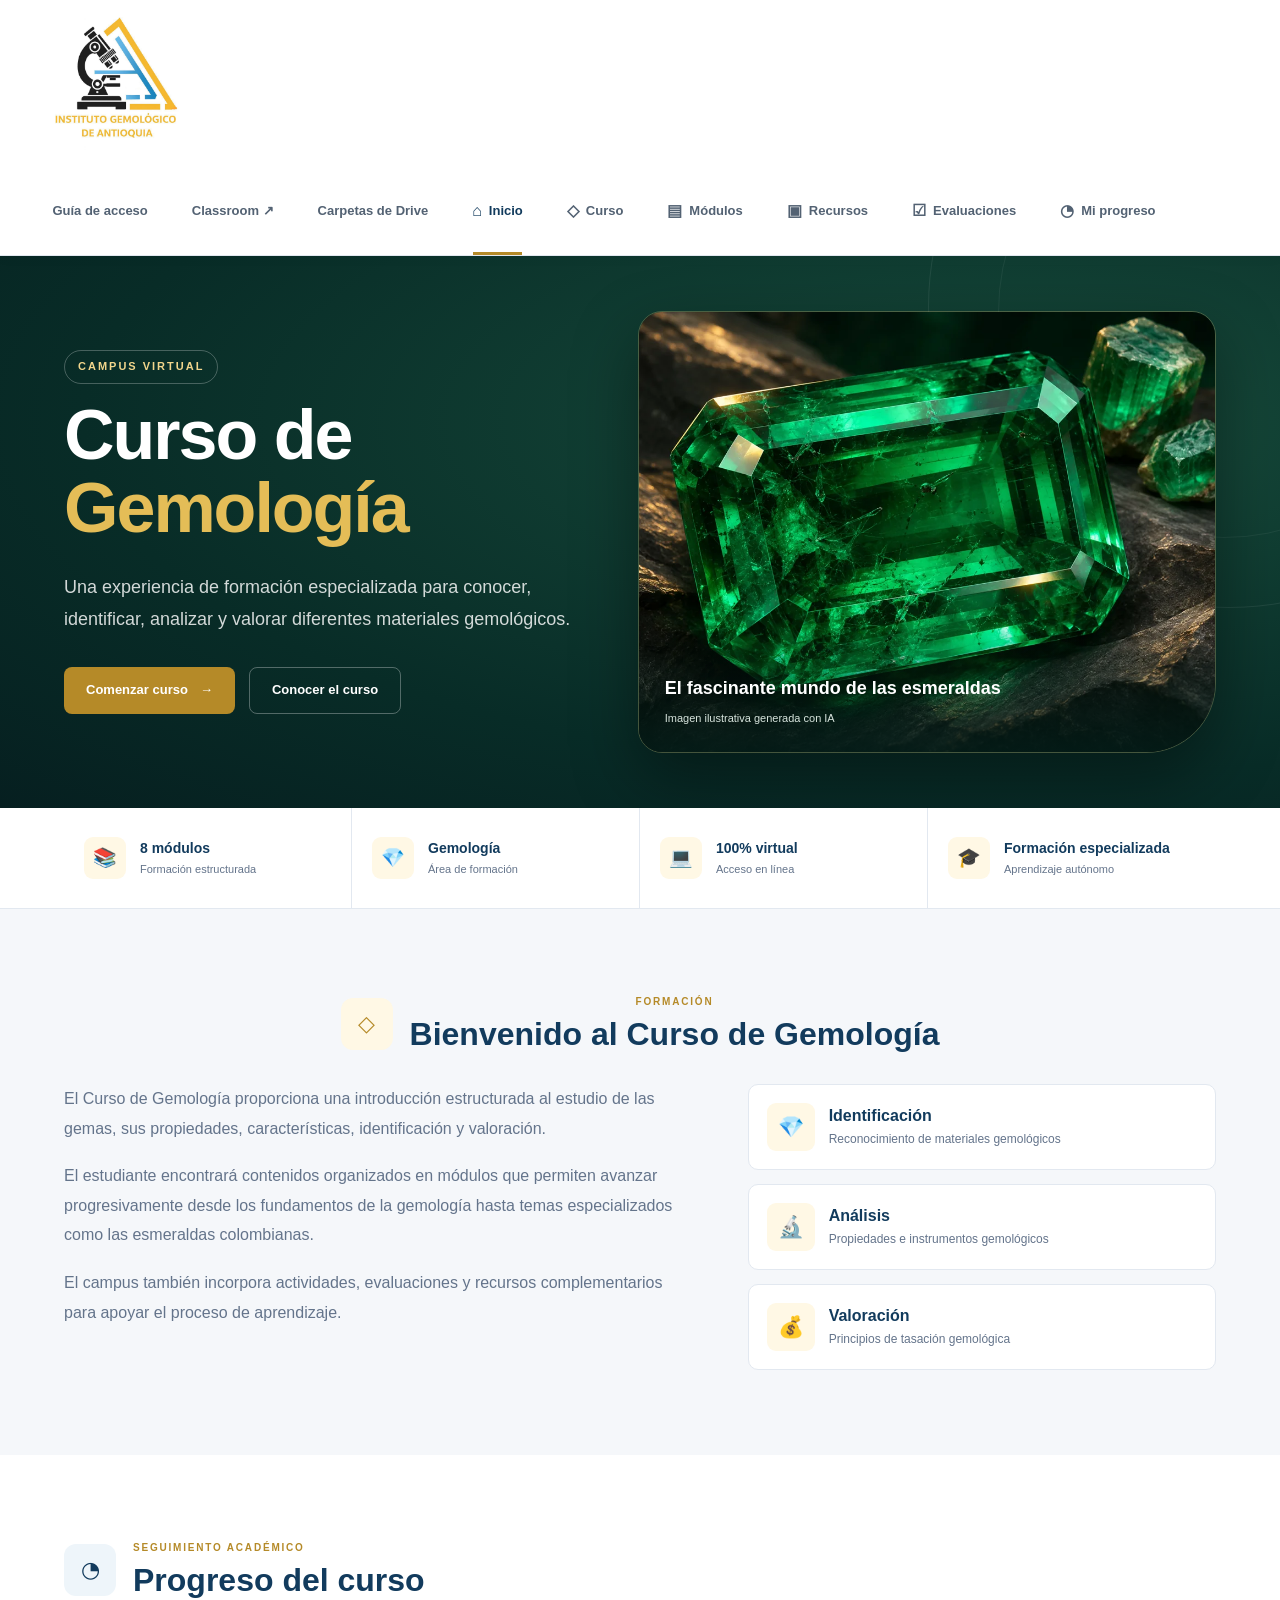
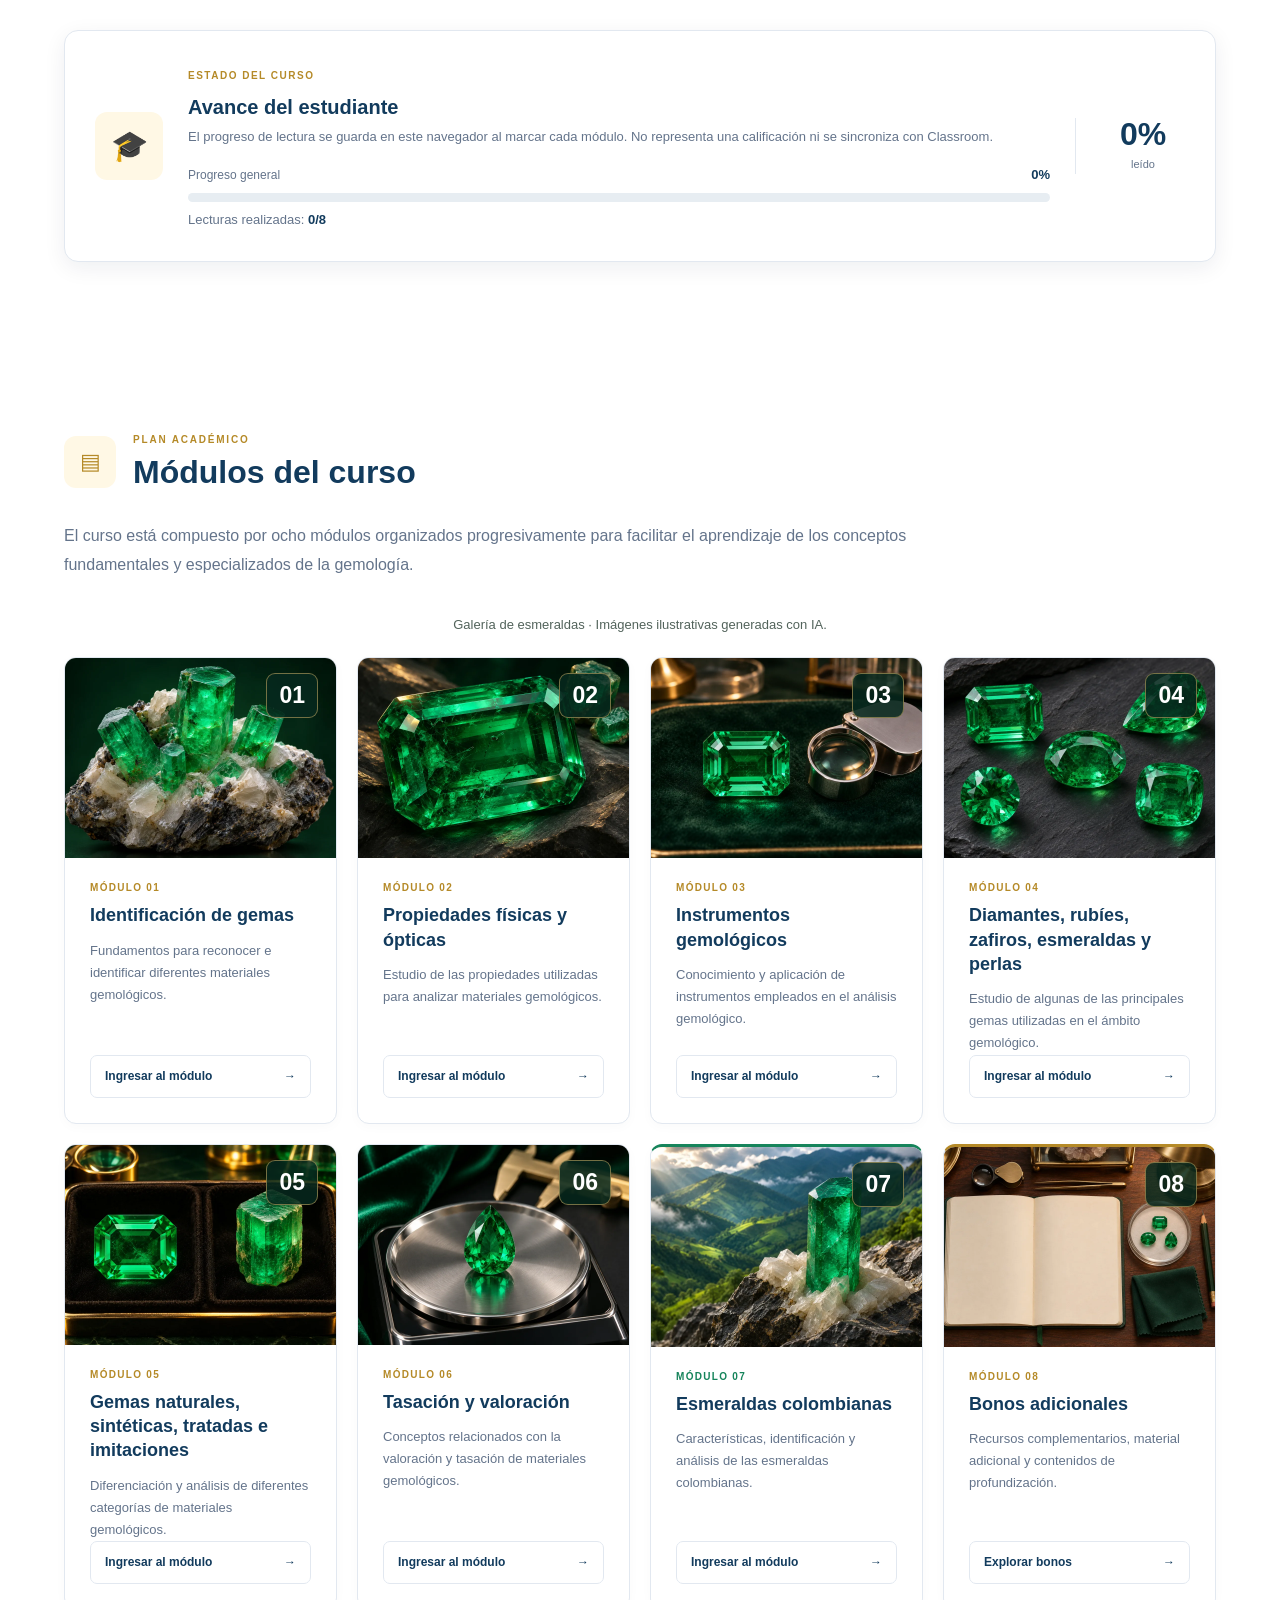
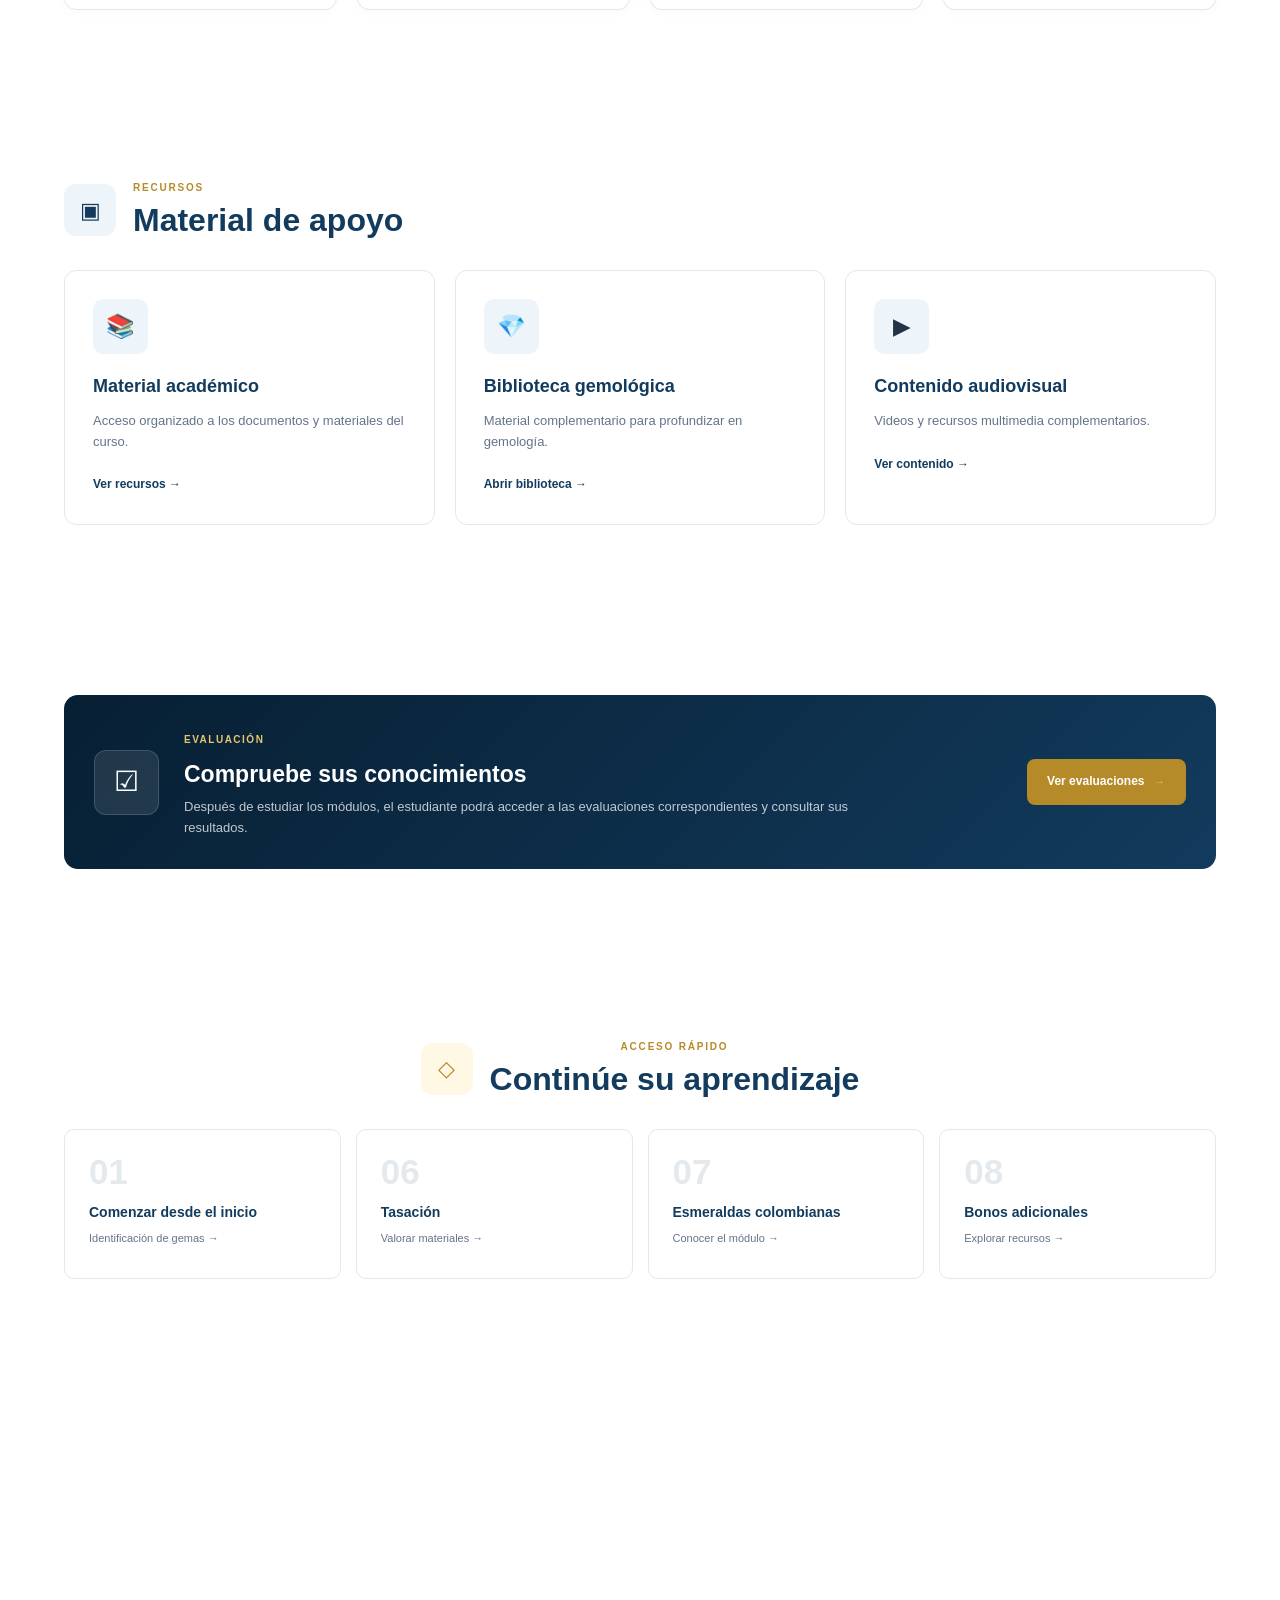
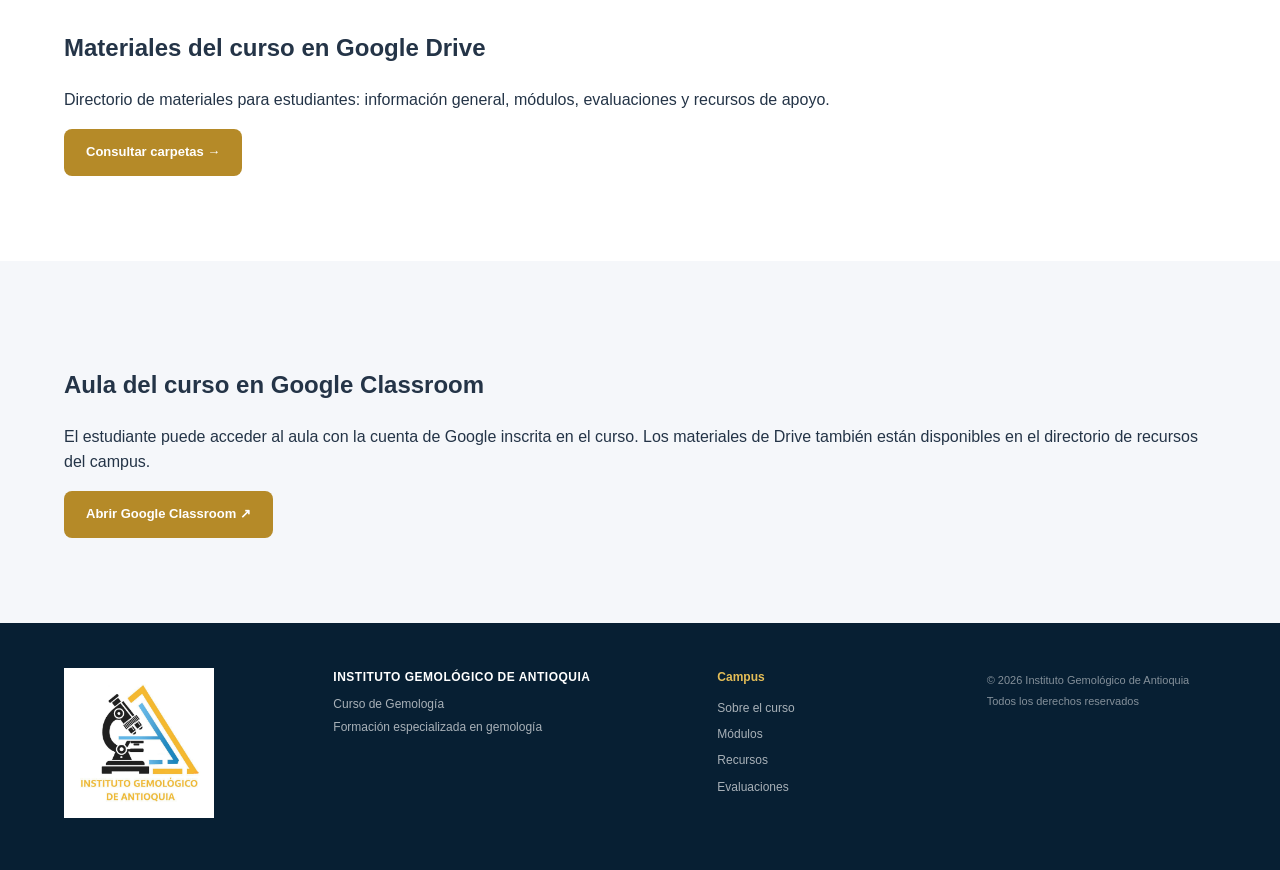
<file: index.html>
<!DOCTYPE html>
<html lang="es">

<head>

    <meta charset="UTF-8">

    <meta
        name="viewport"
        content="width=device-width, initial-scale=1.0">

    <meta
        name="description"
        content="Campus Virtual - Curso de Gemología del Instituto Gemológico de Antioquia">

    <meta
        name="author"
        content="Instituto Gemológico de Antioquia">

    <title>
        Campus Virtual | Curso de Gemología
    </title>

    <link
        rel="stylesheet"
        href="estilos.css?v=quiz-1">

</head>


<body>


<!-- =====================================================
     HEADER PRINCIPAL
===================================================== -->

<header class="campus-header">

    <div class="header-container">


        <!-- LOGOTIPO -->

        <a
            href="index.html"
            class="brand">

            <img
                src="img/logo-iga.png?v=20261109"
                alt="Instituto Gemológico de Antioquia"
                class="brand-logo">

        </a>



        <!-- NAVEGACIÓN -->

        <nav class="main-navigation" id="navegacion-principal" aria-label="Navegación principal">
<a href="guia.html">Guía de acceso</a>
            <a href="https://classroom.google.com/c/ODY5NzM1NDYzODQ5" target="_blank" rel="noopener noreferrer">Classroom ↗</a>
            <a href="recursos.html#carpetas-drive">Carpetas de Drive</a>


            <a
                href="index.html"
                class="nav-active">

                <span class="nav-icon">
                    ⌂
                </span>

                Inicio

            </a>


            <a href="#curso">

                <span class="nav-icon">
                    ◇
                </span>

                Curso

            </a>


            <a href="#modulos">

                <span class="nav-icon">
                    ▤
                </span>

                Módulos

            </a>


            <a href="#recursos">

                <span class="nav-icon">
                    ▣
                </span>

                Recursos

            </a>


            <a href="#evaluaciones">

                <span class="nav-icon">
                    ☑
                </span>

                Evaluaciones

            </a>


            <a href="#progreso">

                <span class="nav-icon">
                    ◔
                </span>

                Mi progreso

            </a>


        </nav>



        <!-- BOTÓN MENÚ MÓVIL -->

        <button
            class="mobile-menu-button" type="button" aria-label="Abrir menú" aria-controls="navegacion-principal" aria-expanded="false"
            onclick="toggleMenu()">

            ☰

        </button>


    </div>

</header>



<!-- =====================================================
     HERO / BIENVENIDA
===================================================== -->

<section class="campus-hero">


    <div class="hero-container">


        <div class="hero-content">


            <span class="hero-label">

                CAMPUS VIRTUAL

            </span>


            <h1>

                Curso de
                <span>
                    Gemología
                </span>

            </h1>


            <p>

                Una experiencia de formación especializada
                para conocer, identificar, analizar y valorar
                diferentes materiales gemológicos.

            </p>



            <div class="hero-actions">


                <a
                    href="#modulos"
                    class="gold-button">

                    Comenzar curso

                    <span>
                        →
                    </span>

                </a>


                <a
                    href="#curso"
                    class="hero-secondary-button">

                    Conocer el curso

                </a>


            </div>


        </div>



        <!-- ELEMENTO VISUAL -->

        <figure class="hero-visual emerald-hero-photo"><img src="img/emerald-hero-1200.webp" srcset="img/emerald-hero-600.webp 600w, img/emerald-hero-1200.webp 1200w" sizes="(max-width: 700px) 90vw, 50vw" width="1200" height="800" alt="Esmeralda de corte rectangular sobre piedra oscura" fetchpriority="high" decoding="async"><figcaption>El fascinante mundo de las esmeraldas <small>Imagen ilustrativa generada con IA</small></figcaption></figure>


    </div>

</section>



<!-- =====================================================
     BARRA DE INFORMACIÓN
===================================================== -->

<section class="course-information-bar">


    <div class="information-container">


        <div class="information-item">

            <span class="information-icon">
                📚
            </span>

            <div>

                <strong>
                    8 módulos
                </strong>

                <small>
                    Formación estructurada
                </small>

            </div>

        </div>



        <div class="information-item">

            <span class="information-icon">
                💎
            </span>

            <div>

                <strong>
                    Gemología
                </strong>

                <small>
                    Área de formación
                </small>

            </div>

        </div>



        <div class="information-item">

            <span class="information-icon">
                💻
            </span>

            <div>

                <strong>
                    100% virtual
                </strong>

                <small>
                    Acceso en línea
                </small>

            </div>

        </div>



        <div class="information-item">

            <span class="information-icon">
                🎓
            </span>

            <div>

                <strong>
                    Formación especializada
                </strong>

                <small>
                    Aprendizaje autónomo
                </small>

            </div>

        </div>


    </div>

</section>



<!-- =====================================================
     PRESENTACIÓN DEL CURSO
===================================================== -->

<main>


<section
    id="curso"
    class="home-section">


    <div class="section-container">


        <div class="section-heading centered">


            <div class="heading-icon gold">
                ◇
            </div>


            <div>

                <span>
                    FORMACIÓN
                </span>


                <h2>
                    Bienvenido al Curso de Gemología
                </h2>

            </div>


        </div>



        <div class="course-introduction">


            <div class="course-introduction-text">


                <p>

                    El Curso de Gemología proporciona
                    una introducción estructurada al estudio
                    de las gemas, sus propiedades,
                    características, identificación y
                    valoración.

                </p>


                <p>

                    El estudiante encontrará contenidos
                    organizados en módulos que permiten
                    avanzar progresivamente desde los
                    fundamentos de la gemología hasta
                    temas especializados como las
                    esmeraldas colombianas.

                </p>


                <p>

                    El campus también incorpora actividades,
                    evaluaciones y recursos complementarios
                    para apoyar el proceso de aprendizaje.

                </p>


            </div>



            <div class="course-highlights">


                <div class="highlight-card">

                    <span>
                        💎
                    </span>

                    <strong>
                        Identificación
                    </strong>

                    <small>
                        Reconocimiento de materiales
                        gemológicos
                    </small>

                </div>



                <div class="highlight-card">

                    <span>
                        🔬
                    </span>

                    <strong>
                        Análisis
                    </strong>

                    <small>
                        Propiedades e instrumentos
                        gemológicos
                    </small>

                </div>



                <div class="highlight-card">

                    <span>
                        💰
                    </span>

                    <strong>
                        Valoración
                    </strong>

                    <small>
                        Principios de tasación
                        gemológica
                    </small>

                </div>


            </div>


        </div>


    </div>

</section>



<!-- =====================================================
     PROGRESO DEL CURSO
===================================================== -->

<section
    id="progreso"
    class="home-section progress-section">


    <div class="section-container">


        <div class="section-heading">


            <div class="heading-icon blue">
                ◔
            </div>


            <div>

                <span>
                    SEGUIMIENTO ACADÉMICO
                </span>


                <h2>
                    Progreso del curso
                </h2>

            </div>


        </div>



        <div class="course-status-card">


            <div class="course-status-icon">
                🎓
            </div>



            <div class="course-status-content">


                <span>
                    ESTADO DEL CURSO
                </span>


                <h3>
                    Avance del estudiante
                </h3>


                <p>

                    El progreso de lectura se guarda en este navegador al marcar cada módulo. No representa una calificación ni se sincroniza con Classroom.

                </p>



                <div class="general-progress-container">


                    <div
                        class="general-progress-information">

                        <span>
                            Progreso general
                        </span>


                        <strong
                            class="general-progress-percentage">

                            0%

                        </strong>

                    </div>



                    <div
                        class="general-progress-background">

                        <div
                            class="general-progress-bar">

                        </div>

                    </div>


                </div>


                <p class="completed-counter">

                    Lecturas realizadas:

                    <strong id="completedModules">
                        0/8
                    </strong>

                </p>


            </div>



            <div class="course-status-progress">


                <strong
                    class="general-progress-percentage">

                    0%

                </strong>


                <span>
                    leído
                </span>


            </div>


        </div>


    </div>

</section>



<!-- =====================================================
     MÓDULOS
===================================================== -->

<section
    id="modulos"
    class="home-section modules-section">


    <div class="section-container">


        <div class="section-heading">


            <div class="heading-icon gold">
                ▤
            </div>


            <div>

                <span>
                    PLAN ACADÉMICO
                </span>


                <h2>
                    Módulos del curso
                </h2>

            </div>


        </div>



        <p class="section-introduction">

            El curso está compuesto por ocho módulos
            organizados progresivamente para facilitar
            el aprendizaje de los conceptos fundamentales
            y especializados de la gemología.

        </p>



        <p class="emerald-image-note">Galería de esmeraldas · Imágenes ilustrativas generadas con IA.</p>
<div class="modules-grid">



            <!-- =================================================
                 MÓDULO 01
            ================================================== -->

            <article class="module-card">


                <div class="module-card-number">
                    01
                </div>


                <div class="emerald-card-photo"><img src="img/emerald-rough-1200.webp" srcset="img/emerald-rough-600.webp 600w, img/emerald-rough-1200.webp 1200w" sizes="(max-width: 700px) 90vw, 50vw" width="1200" height="800" alt="Cristales verdes de esmeralda en una matriz mineral" loading="lazy" decoding="async"></div>


                <span>
                    MÓDULO 01
                </span>


                <h3>
                    Identificación de gemas
                </h3>


                <p>

                    Fundamentos para reconocer e identificar
                    diferentes materiales gemológicos.

                </p>


                <a
                    href="modulo-01.html"
                    class="module-card-button">

                    Ingresar al módulo

                    <span>
                        →
                    </span>

                </a>


            </article>



            <!-- =================================================
                 MÓDULO 02
            ================================================== -->

            <article class="module-card">


                <div class="module-card-number">
                    02
                </div>


                <div class="emerald-card-photo"><img src="img/emerald-hero-1200.webp" srcset="img/emerald-hero-600.webp 600w, img/emerald-hero-1200.webp 1200w" sizes="(max-width: 700px) 90vw, 50vw" width="1200" height="800" alt="Esmeralda de corte rectangular sobre piedra oscura" loading="lazy" decoding="async"></div>


                <span>
                    MÓDULO 02
                </span>


                <h3>
                    Propiedades físicas y ópticas
                </h3>


                <p>

                    Estudio de las propiedades utilizadas
                    para analizar materiales gemológicos.

                </p>


                <a
                    href="modulo-02.html"
                    class="module-card-button">

                    Ingresar al módulo

                    <span>
                        →
                    </span>

                </a>


            </article>



            <!-- =================================================
                 MÓDULO 03
            ================================================== -->

            <article class="module-card">


                <div class="module-card-number">
                    03
                </div>


                <div class="emerald-card-photo"><img src="img/emerald-lab-1200.webp" srcset="img/emerald-lab-600.webp 600w, img/emerald-lab-1200.webp 1200w" sizes="(max-width: 700px) 90vw, 50vw" width="1200" height="800" alt="Esmeralda tallada junto a una lupa gemológica" loading="lazy" decoding="async"></div>


                <span>
                    MÓDULO 03
                </span>


                <h3>
                    Instrumentos gemológicos
                </h3>


                <p>

                    Conocimiento y aplicación de instrumentos
                    empleados en el análisis gemológico.

                </p>


                <a
                    href="modulo-03.html"
                    class="module-card-button">

                    Ingresar al módulo

                    <span>
                        →
                    </span>

                </a>


            </article>



            <!-- =================================================
                 MÓDULO 04
            ================================================== -->

            <article class="module-card">


                <div class="module-card-number">
                    04
                </div>


                <div class="emerald-card-photo"><img src="img/emerald-collection-1200.webp" srcset="img/emerald-collection-600.webp 600w, img/emerald-collection-1200.webp 1200w" sizes="(max-width: 700px) 90vw, 50vw" width="1200" height="800" alt="Esmeraldas con distintas formas de talla sobre pizarra oscura" loading="lazy" decoding="async"></div>


                <span>
                    MÓDULO 04
                </span>


                <h3>
                    Diamantes, rubíes, zafiros,
                    esmeraldas y perlas
                </h3>


                <p>

                    Estudio de algunas de las principales
                    gemas utilizadas en el ámbito gemológico.

                </p>


                <a
                    href="modulo-04.html"
                    class="module-card-button">

                    Ingresar al módulo

                    <span>
                        →
                    </span>

                </a>


            </article>



            <!-- =================================================
                 MÓDULO 05
            ================================================== -->

            <article class="module-card">


                <div class="module-card-number">
                    05
                </div>


                <div class="emerald-card-photo"><img src="img/emerald-classification-1200.webp" srcset="img/emerald-classification-600.webp 600w, img/emerald-classification-1200.webp 1200w" sizes="(max-width: 700px) 90vw, 50vw" width="1200" height="800" alt="Esmeralda tallada y cristal en bruto sobre terciopelo" loading="lazy" decoding="async"></div>


                <span>
                    MÓDULO 05
                </span>


                <h3>
                    Gemas naturales, sintéticas,
                    tratadas e imitaciones
                </h3>


                <p>

                    Diferenciación y análisis de diferentes
                    categorías de materiales gemológicos.

                </p>


                <a
                    href="modulo-05.html"
                    class="module-card-button">

                    Ingresar al módulo

                    <span>
                        →
                    </span>

                </a>


            </article>



            <!-- =================================================
                 MÓDULO 06
            ================================================== -->

            <article class="module-card">


                <div class="module-card-number">
                    06
                </div>


                <div class="emerald-card-photo"><img src="img/emerald-valuation-1200.webp" srcset="img/emerald-valuation-600.webp 600w, img/emerald-valuation-1200.webp 1200w" sizes="(max-width: 700px) 90vw, 50vw" width="1200" height="800" alt="Esmeralda sobre una balanza de valoración" loading="lazy" decoding="async"></div>


                <span>
                    MÓDULO 06
                </span>


                <h3>
                    Tasación y valoración
                </h3>


                <p>

                    Conceptos relacionados con la valoración
                    y tasación de materiales gemológicos.

                </p>


                <a
                    href="modulo-06.html"
                    class="module-card-button">

                    Ingresar al módulo

                    <span>
                        →
                    </span>

                </a>


            </article>



            <!-- =================================================
                 MÓDULO 07
            ================================================== -->

            <article class="module-card emerald-card">


                <div class="module-card-number">
                    07
                </div>


                <div class="emerald-card-photo"><img src="img/emerald-colombia-1200.webp" srcset="img/emerald-colombia-600.webp 600w, img/emerald-colombia-1200.webp 1200w" sizes="(max-width: 700px) 90vw, 50vw" width="1200" height="800" alt="Cristal de esmeralda sobre calcita ante un paisaje andino ilustrativo" loading="lazy" decoding="async"></div>


                <span>
                    MÓDULO 07
                </span>


                <h3>
                    Esmeraldas colombianas
                </h3>


                <p>

                    Características, identificación y
                    análisis de las esmeraldas colombianas.

                </p>


                <a
                    href="modulo-07.html"
                    class="module-card-button">

                    Ingresar al módulo

                    <span>
                        →
                    </span>

                </a>


            </article>



            <!-- =================================================
                 MÓDULO 08
            ================================================== -->

            <article class="module-card bonus-card-home">


                <div class="module-card-number">
                    08
                </div>


                <div class="emerald-card-photo"><img src="img/emerald-study-1200.webp" srcset="img/emerald-study-600.webp 600w, img/emerald-study-1200.webp 1200w" sizes="(max-width: 700px) 90vw, 50vw" width="1200" height="800" alt="Cuaderno de estudio junto a una colección de esmeraldas" loading="lazy" decoding="async"></div>


                <span>
                    MÓDULO 08
                </span>


                <h3>
                    Bonos adicionales
                </h3>


                <p>

                    Recursos complementarios, material
                    adicional y contenidos de profundización.

                </p>


                <a
                    href="modulo-08.html"
                    class="module-card-button">

                    Explorar bonos

                    <span>
                        →
                    </span>

                </a>


            </article>


        </div>


    </div>

</section>



<!-- =====================================================
     RECURSOS
===================================================== -->

<section
    id="recursos"
    class="home-section resources-section">


    <div class="section-container">


        <div class="section-heading">


            <div class="heading-icon blue">
                ▣
            </div>


            <div>

                <span>
                    RECURSOS
                </span>


                <h2>
                    Material de apoyo
                </h2>

            </div>


        </div>



        <div class="resources-home-grid">



            <article class="home-resource-card">


                <div class="home-resource-icon">
                    📚
                </div>


                <h3>
                    Material académico
                </h3>


                <p>

                    Acceso organizado a los documentos
                    y materiales del curso.

                </p>


                <a
                    href="recursos.html">

                    Ver recursos →

                </a>


            </article>



            <article class="home-resource-card">


                <div class="home-resource-icon">
                    💎
                </div>


                <h3>
                    Biblioteca gemológica
                </h3>


                <p>

                    Material complementario para
                    profundizar en gemología.

                </p>


                <a
                    href="modulo-08.html#biblioteca">

                    Abrir biblioteca →

                </a>


            </article>



            <article class="home-resource-card">


                <div class="home-resource-icon">
                    ▶
                </div>


                <h3>
                    Contenido audiovisual
                </h3>


                <p>

                    Videos y recursos multimedia
                    complementarios.

                </p>


                <a
                    href="modulo-08.html#audiovisual">

                    Ver contenido →

                </a>


            </article>


        </div>


    </div>

</section>



<!-- =====================================================
     EVALUACIONES
===================================================== -->

<section
    id="evaluaciones"
    class="home-section evaluation-section">


    <div class="section-container">


        <div class="evaluation-home-card">


            <div class="evaluation-home-icon">
                ☑
            </div>


            <div>


                <span>
                    EVALUACIÓN
                </span>


                <h2>
                    Compruebe sus conocimientos
                </h2>


                <p>

                    Después de estudiar los módulos,
                    el estudiante podrá acceder a las
                    evaluaciones correspondientes y
                    consultar sus resultados.

                </p>


            </div>


            <a
                href="evaluaciones.html"
                class="evaluation-button">

                Ver evaluaciones

                <span>
                    →
                </span>

            </a>


        </div>


    </div>

</section>



<!-- =====================================================
     ACCESO RÁPIDO
===================================================== -->

<section class="home-section quick-access-section">


    <div class="section-container">


        <div class="section-heading centered">


            <div class="heading-icon gold">
                ◇
            </div>


            <div>

                <span>
                    ACCESO RÁPIDO
                </span>


                <h2>
                    Continúe su aprendizaje
                </h2>

            </div>


        </div>



        <div class="quick-access-grid">


            <a
                href="modulo-01.html"
                class="quick-access-card">

                <strong>
                    01
                </strong>

                <span>
                    Comenzar desde el inicio
                </span>

                <small>
                    Identificación de gemas →
                </small>

            </a>



            <a
                href="modulo-06.html"
                class="quick-access-card">

                <strong>
                    06
                </strong>

                <span>
                    Tasación
                </span>

                <small>
                    Valorar materiales →
                </small>

            </a>



            <a
                href="modulo-07.html"
                class="quick-access-card">

                <strong>
                    07
                </strong>

                <span>
                    Esmeraldas colombianas
                </span>

                <small>
                    Conocer el módulo →
                </small>

            </a>



            <a
                href="modulo-08.html"
                class="quick-access-card">

                <strong>
                    08
                </strong>

                <span>
                    Bonos adicionales
                </span>

                <small>
                    Explorar recursos →
                </small>

            </a>


        </div>


    </div>

</section>



<!-- =====================================================
     MENSAJE DE FINALIZACIÓN
===================================================== -->

<section
    class="course-completion-home">

    <div class="section-container">

        <div
            id="certificadoContainer"
            class="course-completion-card">

            <div class="completion-icon">
                🎓
            </div>

            <span>
                LECTURAS MARCADAS
            </span>

            <h2>
                Recorrido de lectura registrado
            </h2>

            <p>
                Se han marcado las ocho lecturas. Este registro personal no acredita aprobación ni genera un certificado.
            </p>

            <div class="completion-statistics">

                <div>
                    <strong>08</strong>
                    <span>Módulos</span>
                </div>

                <div>
                    <strong>100%</strong>
                    <span>Progreso</span>
                </div>

                <div>
                    <strong>✓</strong>
                    <span>Completado</span>
                </div>

            </div>

        </div>

    </div>

</section>


<section class="home-section"><div class="section-container"><div class="info-callout"><div><h2>Materiales del curso en Google Drive</h2><p>Directorio de materiales para estudiantes: información general, módulos, evaluaciones y recursos de apoyo.</p><a class="gold-button" href="recursos.html#carpetas-drive">Consultar carpetas →</a></div></div></div></section>

<section class="home-section" aria-labelledby="classroom-heading"><div class="section-container"><div class="info-callout"><div><h2 id="classroom-heading">Aula del curso en Google Classroom</h2><p>El estudiante puede acceder al aula con la cuenta de Google inscrita en el curso. Los materiales de Drive también están disponibles en el directorio de recursos del campus.</p><a class="gold-button" href="https://classroom.google.com/c/ODY5NzM1NDYzODQ5" target="_blank" rel="noopener noreferrer">Abrir Google Classroom ↗</a></div></div></div></section>
</main>



<!-- =====================================================
     FOOTER
===================================================== -->

<footer class="campus-footer">


    <div class="footer-container">


        <!-- MARCA -->

        <div class="footer-brand">


            <img
                src="img/logo-iga.png?v=20261109"
                alt="Instituto Gemológico de Antioquia">


        </div>



        <!-- INFORMACIÓN -->

        <div class="footer-information">


            <strong>
                INSTITUTO GEMOLÓGICO DE ANTIOQUIA
            </strong>


            <p>
                Curso de Gemología
            </p>


            <p>
                Formación especializada en gemología
            </p>


        </div>



        <!-- ENLACES -->

        <div class="footer-links">


            <strong>
                Campus
            </strong>


            <a href="#curso">
                Sobre el curso
            </a>


            <a href="#modulos">
                Módulos
            </a>


            <a href="#recursos">
                Recursos
            </a>


            <a href="#evaluaciones">
                Evaluaciones
            </a>


        </div>



        <!-- DERECHOS -->

        <div class="footer-copy">


            <p>
                © 2026 Instituto Gemológico de Antioquia
            </p>


            <p>
                Todos los derechos reservados
            </p>


        </div>


    </div>


</footer>



<!-- =====================================================
     JAVASCRIPT
===================================================== -->

<script
    src="script.js">
</script>


</body>

</html>
</file>
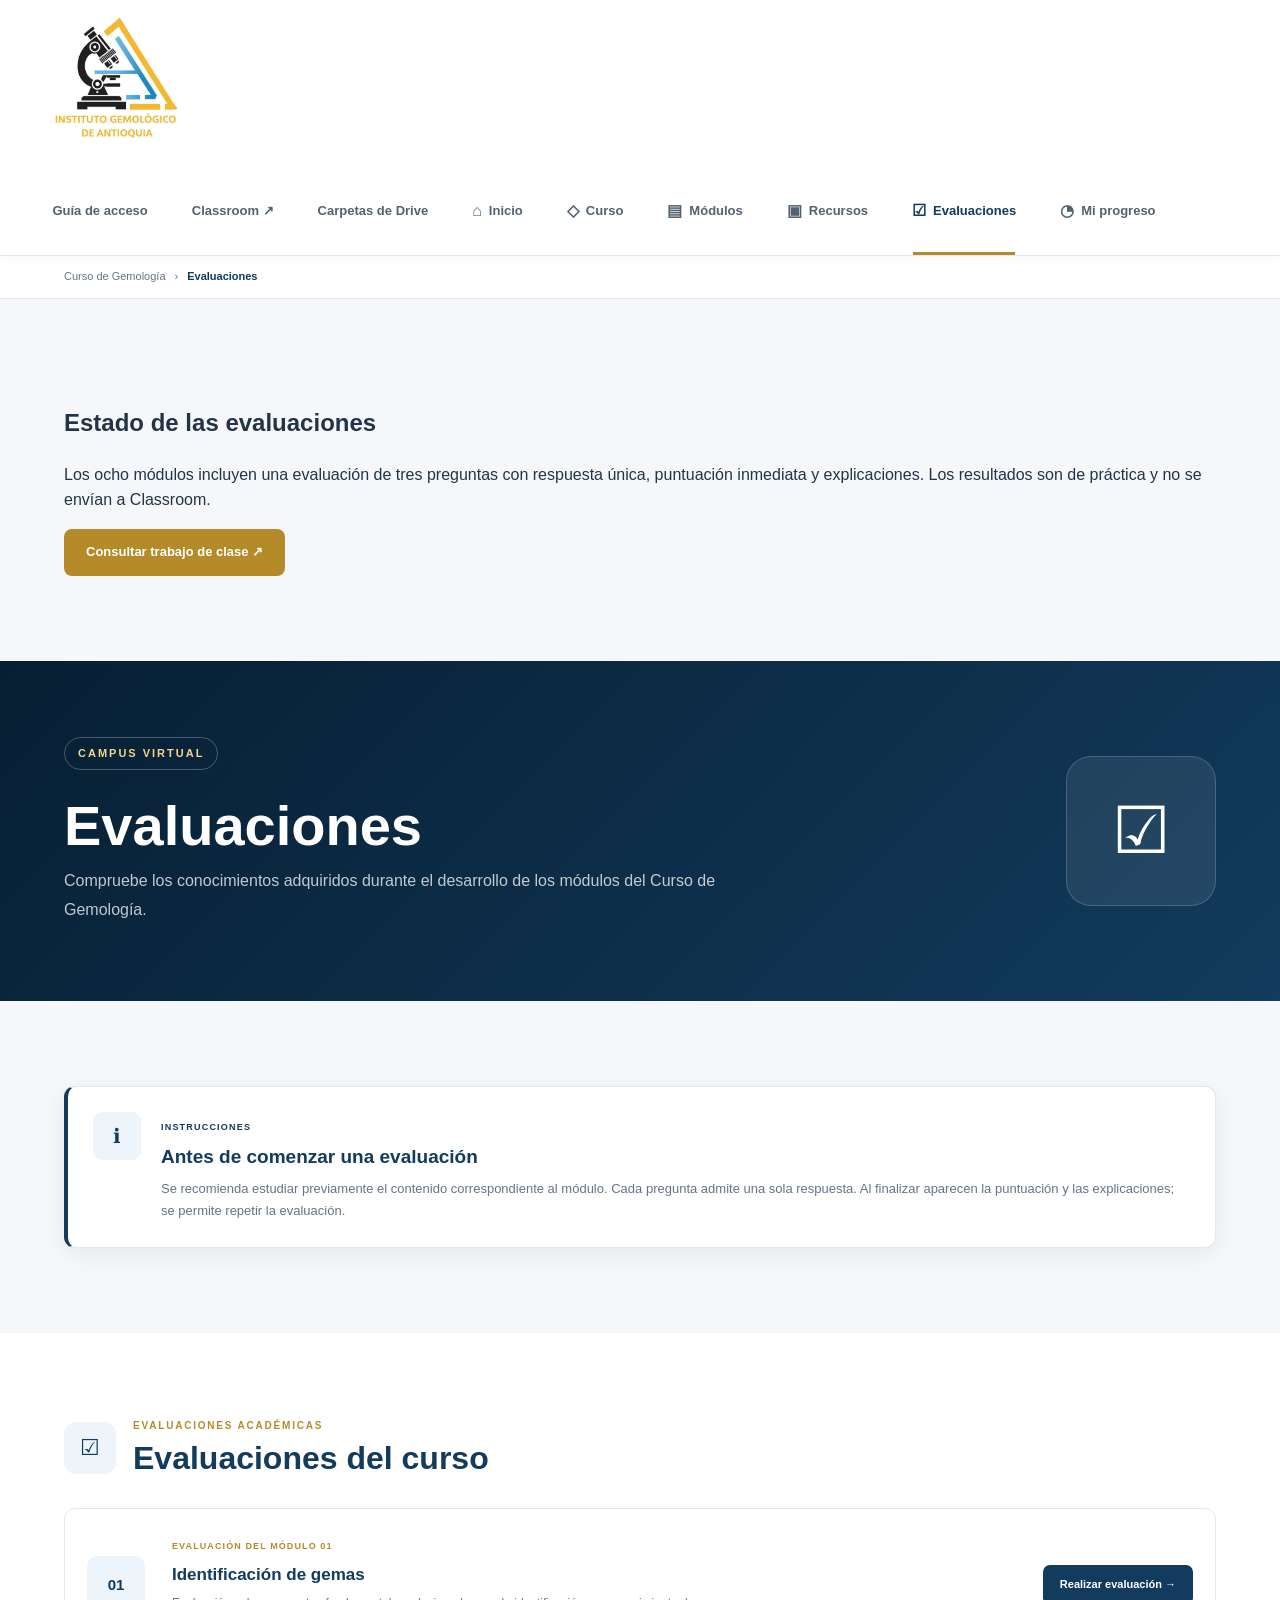
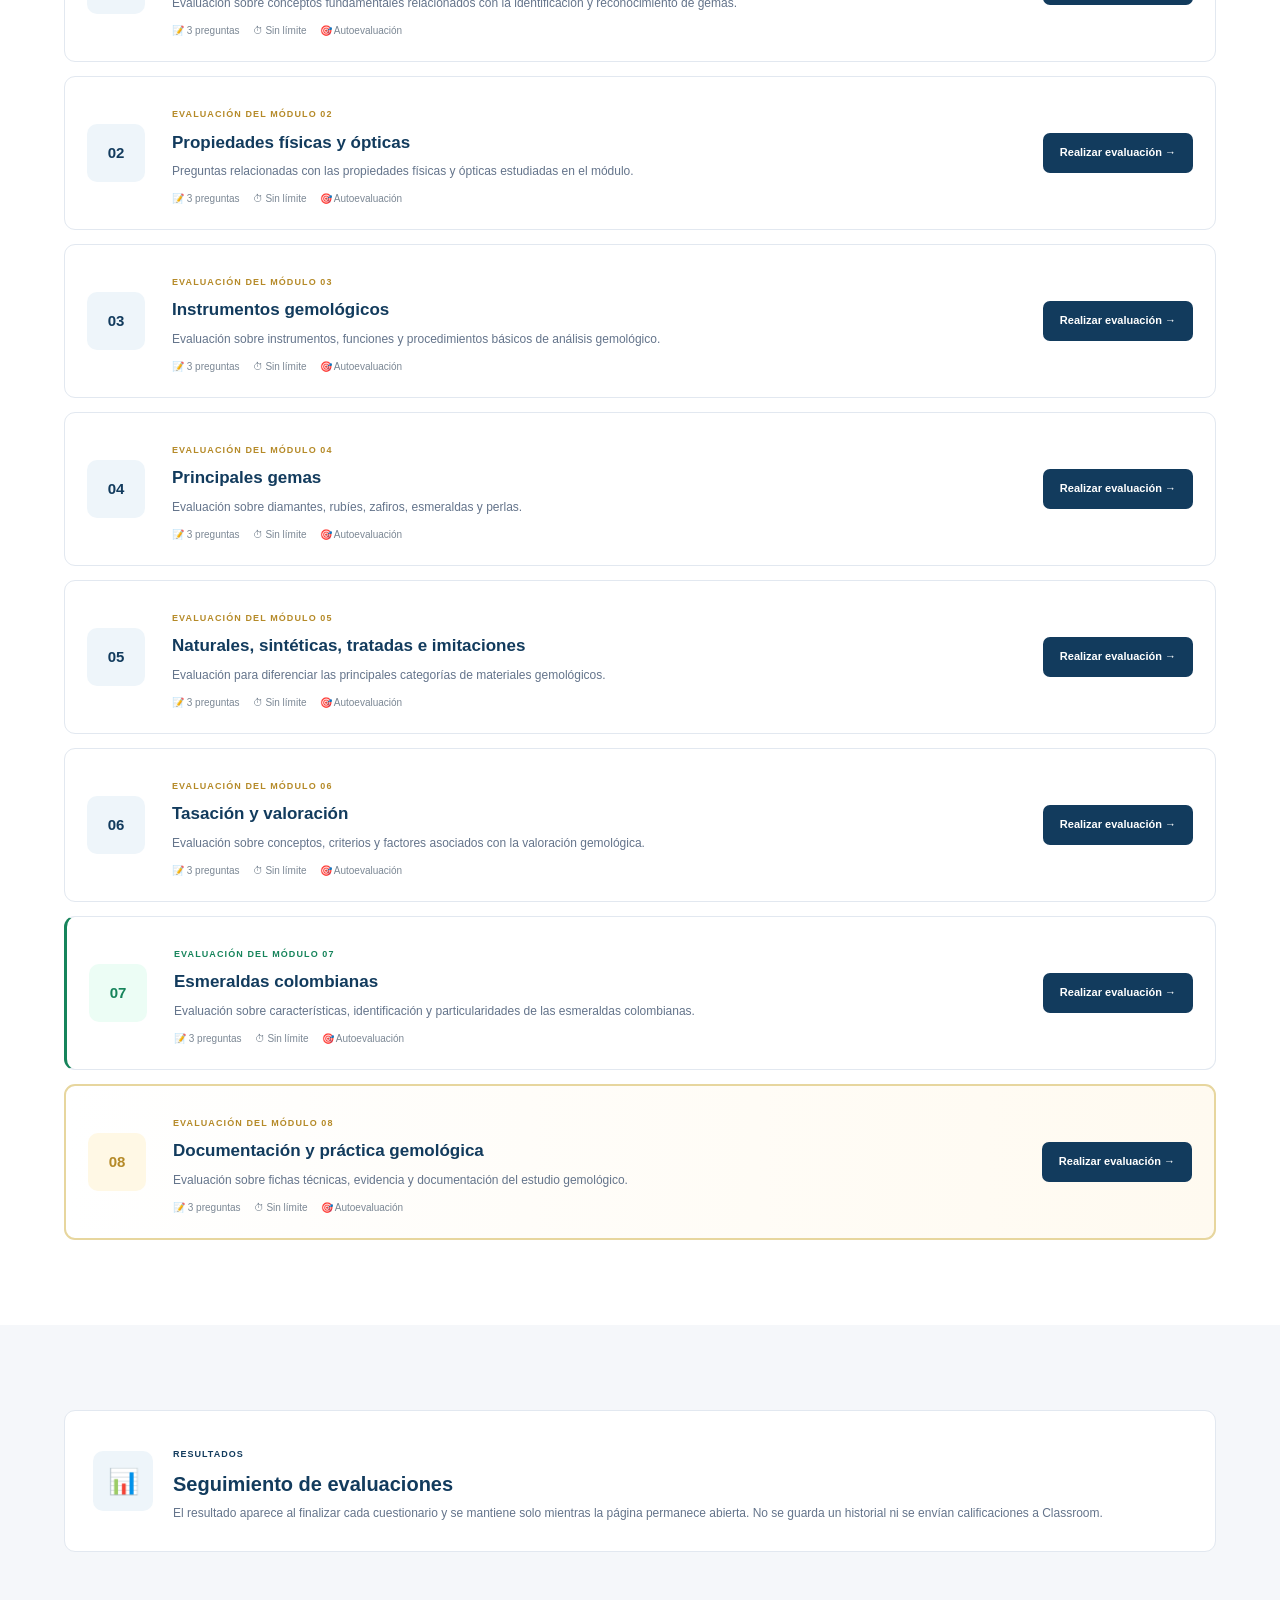
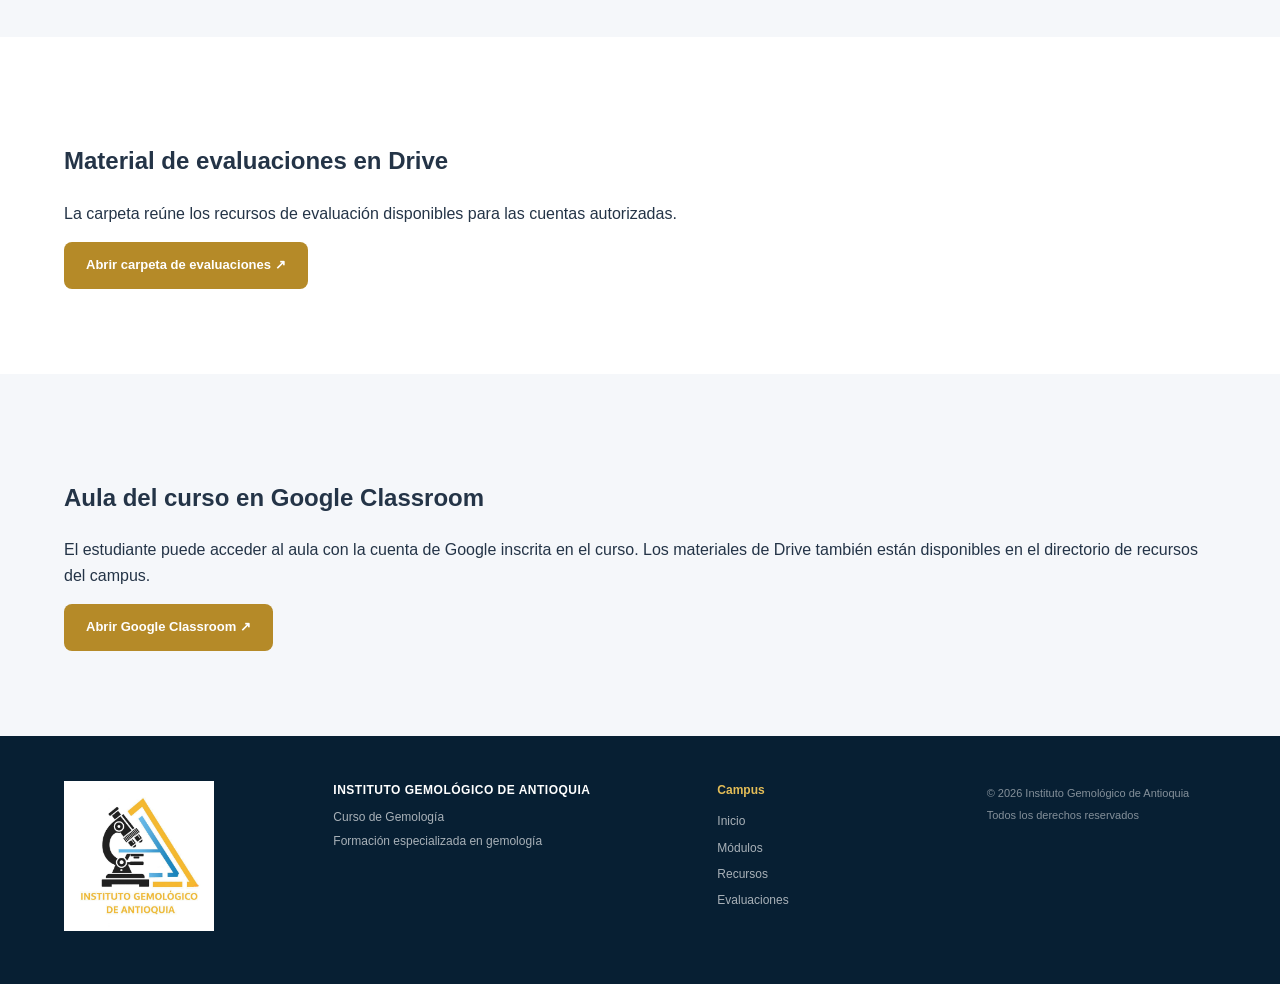
<file: evaluaciones.html>
<!DOCTYPE html>
<html lang="es">

<head>

    <meta charset="UTF-8">

    <meta
        name="viewport"
        content="width=device-width, initial-scale=1.0">

    <meta
        name="description"
        content="Evaluaciones del Curso de Gemología">

    <title>
        Evaluaciones | Curso de Gemología
    </title>

    <link
        rel="stylesheet"
        href="estilos.css?v=quiz-1">

</head>


<body>


<!-- =====================================================
     HEADER
===================================================== -->

<header class="campus-header">

    <div class="header-container">


        <a
            href="index.html"
            class="brand">

            <img
                src="img/logo-iga.png?v=20261109"
                alt="Instituto Gemológico de Antioquia"
                class="brand-logo">

        </a>


        <nav class="main-navigation" id="navegacion-principal" aria-label="Navegación principal">
<a href="guia.html">Guía de acceso</a>
            <a href="https://classroom.google.com/c/ODY5NzM1NDYzODQ5" target="_blank" rel="noopener noreferrer">Classroom ↗</a>
            <a href="recursos.html#carpetas-drive">Carpetas de Drive</a>


            <a href="index.html">

                <span class="nav-icon">
                    ⌂
                </span>

                Inicio

            </a>


            <a href="index.html#curso">

                <span class="nav-icon">
                    ◇
                </span>

                Curso

            </a>


            <a href="index.html#modulos">

                <span class="nav-icon">
                    ▤
                </span>

                Módulos

            </a>


            <a href="recursos.html">

                <span class="nav-icon">
                    ▣
                </span>

                Recursos

            </a>


            <a
                href="evaluaciones.html"
                class="nav-active">

                <span class="nav-icon">
                    ☑
                </span>

                Evaluaciones

            </a>


            <a href="index.html#progreso">

                <span class="nav-icon">
                    ◔
                </span>

                Mi progreso

            </a>


        </nav>


        <button
            class="mobile-menu-button" type="button" aria-label="Abrir menú" aria-controls="navegacion-principal" aria-expanded="false"
            onclick="toggleMenu()">

            ☰

        </button>


    </div>

</header>



<!-- =====================================================
     BREADCRUMB
===================================================== -->

<div class="breadcrumb-container">

    <div class="breadcrumb">

        <a href="index.html">
            Curso de Gemología
        </a>

        <span>
            ›
        </span>

        <strong>
            Evaluaciones
        </strong>

    </div>

</div>



<!-- =====================================================
     HERO
===================================================== -->

<main>
<section class="home-section"><div class="section-container"><div class="info-callout"><div><h2>Estado de las evaluaciones</h2><p>Los ocho módulos incluyen una evaluación de tres preguntas con respuesta única, puntuación inmediata y explicaciones. Los resultados son de práctica y no se envían a Classroom.</p><a class="gold-button" href="https://classroom.google.com/w/ODY5NzM1NDYzODQ5/t/all" target="_blank" rel="noopener noreferrer">Consultar trabajo de clase ↗</a></div></div></div></section>
<section class="evaluation-page-hero">


    <div class="evaluation-page-container">


        <div>

            <span class="hero-label">
                CAMPUS VIRTUAL
            </span>


            <h1>
                Evaluaciones
            </h1>


            <p>

                Compruebe los conocimientos adquiridos
                durante el desarrollo de los módulos
                del Curso de Gemología.

            </p>

        </div>


        <div class="evaluation-hero-icon">
            ☑
        </div>


    </div>

</section>



<!-- =====================================================
     INFORMACIÓN
===================================================== -->

<section class="home-section">


    <div class="section-container">


        <div class="evaluation-instruction-card">


            <div class="evaluation-instruction-icon">
                ℹ
            </div>


            <div>

                <span>
                    INSTRUCCIONES
                </span>


                <h2>
                    Antes de comenzar una evaluación
                </h2>


                <p>

                    Se recomienda estudiar previamente
                    el contenido correspondiente al módulo.
                    Cada pregunta admite una sola respuesta. Al finalizar aparecen la puntuación y las explicaciones; se permite repetir la evaluación.

                </p>

            </div>


        </div>


    </div>

</section>



<!-- =====================================================
     EVALUACIONES
===================================================== -->

<section class="home-section evaluation-list-section">


    <div class="section-container">


        <div class="section-heading">


            <div class="heading-icon blue">
                ☑
            </div>


            <div>

                <span>
                    EVALUACIONES ACADÉMICAS
                </span>


                <h2>
                    Evaluaciones del curso
                </h2>

            </div>


        </div>



        <div class="evaluation-list">



            <!-- EVALUACIÓN 1 -->

            <article class="evaluation-card">


                <div class="evaluation-number">
                    01
                </div>


                <div class="evaluation-card-content">


                    <span>
                        EVALUACIÓN DEL MÓDULO 01
                    </span>


                    <h3>
                        Identificación de gemas
                    </h3>


                    <p>

                        Evaluación sobre conceptos fundamentales
                        relacionados con la identificación y
                        reconocimiento de gemas.

                    </p>


                    <div class="evaluation-details">

                        <span>
                            📝 3 preguntas
                        </span>

                        <span>
                            ⏱ Sin límite
                        </span>

                        <span>
                            🎯 Autoevaluación
                        </span>

                    </div>


                </div>


                <a class="evaluation-start-button" href="modulo-01.html#evaluacion">Realizar evaluación →</a>


            </article>



            <!-- EVALUACIÓN 2 -->

            <article class="evaluation-card">


                <div class="evaluation-number">
                    02
                </div>


                <div class="evaluation-card-content">


                    <span>
                        EVALUACIÓN DEL MÓDULO 02
                    </span>


                    <h3>
                        Propiedades físicas y ópticas
                    </h3>


                    <p>

                        Preguntas relacionadas con las
                        propiedades físicas y ópticas
                        estudiadas en el módulo.

                    </p>


                    <div class="evaluation-details">

                        <span>
                            📝 3 preguntas
                        </span>

                        <span>
                            ⏱ Sin límite
                        </span>

                        <span>
                            🎯 Autoevaluación
                        </span>

                    </div>


                </div>


                <a class="evaluation-start-button" href="modulo-02.html#evaluacion">Realizar evaluación →</a>


            </article>



            <!-- EVALUACIÓN 3 -->

            <article class="evaluation-card">


                <div class="evaluation-number">
                    03
                </div>


                <div class="evaluation-card-content">


                    <span>
                        EVALUACIÓN DEL MÓDULO 03
                    </span>


                    <h3>
                        Instrumentos gemológicos
                    </h3>


                    <p>

                        Evaluación sobre instrumentos,
                        funciones y procedimientos básicos
                        de análisis gemológico.

                    </p>


                    <div class="evaluation-details">

                        <span>
                            📝 3 preguntas
                        </span>

                        <span>
                            ⏱ Sin límite
                        </span>

                        <span>
                            🎯 Autoevaluación
                        </span>

                    </div>


                </div>


                <a class="evaluation-start-button" href="modulo-03.html#evaluacion">Realizar evaluación →</a>


            </article>



            <!-- EVALUACIÓN 4 -->

            <article class="evaluation-card">


                <div class="evaluation-number">
                    04
                </div>


                <div class="evaluation-card-content">


                    <span>
                        EVALUACIÓN DEL MÓDULO 04
                    </span>


                    <h3>
                        Principales gemas
                    </h3>


                    <p>

                        Evaluación sobre diamantes, rubíes,
                        zafiros, esmeraldas y perlas.

                    </p>


                    <div class="evaluation-details">

                        <span>
                            📝 3 preguntas
                        </span>

                        <span>
                            ⏱ Sin límite
                        </span>

                        <span>
                            🎯 Autoevaluación
                        </span>

                    </div>


                </div>


                <a class="evaluation-start-button" href="modulo-04.html#evaluacion">Realizar evaluación →</a>


            </article>



            <!-- EVALUACIÓN 5 -->

            <article class="evaluation-card">


                <div class="evaluation-number">
                    05
                </div>


                <div class="evaluation-card-content">


                    <span>
                        EVALUACIÓN DEL MÓDULO 05
                    </span>


                    <h3>
                        Naturales, sintéticas,
                        tratadas e imitaciones
                    </h3>


                    <p>

                        Evaluación para diferenciar las
                        principales categorías de materiales
                        gemológicos.

                    </p>


                    <div class="evaluation-details">

                        <span>
                            📝 3 preguntas
                        </span>

                        <span>
                            ⏱ Sin límite
                        </span>

                        <span>
                            🎯 Autoevaluación
                        </span>

                    </div>


                </div>


                <a class="evaluation-start-button" href="modulo-05.html#evaluacion">Realizar evaluación →</a>


            </article>



            <!-- EVALUACIÓN 6 -->

            <article class="evaluation-card">


                <div class="evaluation-number">
                    06
                </div>


                <div class="evaluation-card-content">


                    <span>
                        EVALUACIÓN DEL MÓDULO 06
                    </span>


                    <h3>
                        Tasación y valoración
                    </h3>


                    <p>

                        Evaluación sobre conceptos,
                        criterios y factores asociados
                        con la valoración gemológica.

                    </p>


                    <div class="evaluation-details">

                        <span>
                            📝 3 preguntas
                        </span>

                        <span>
                            ⏱ Sin límite
                        </span>

                        <span>
                            🎯 Autoevaluación
                        </span>

                    </div>


                </div>


                <a class="evaluation-start-button" href="modulo-06.html#evaluacion">Realizar evaluación →</a>


            </article>



            <!-- EVALUACIÓN 7 -->

            <article class="evaluation-card emerald-evaluation">


                <div class="evaluation-number">
                    07
                </div>


                <div class="evaluation-card-content">


                    <span>
                        EVALUACIÓN DEL MÓDULO 07
                    </span>


                    <h3>
                        Esmeraldas colombianas
                    </h3>


                    <p>

                        Evaluación sobre características,
                        identificación y particularidades
                        de las esmeraldas colombianas.

                    </p>


                    <div class="evaluation-details">

                        <span>
                            📝 3 preguntas
                        </span>

                        <span>
                            ⏱ Sin límite
                        </span>

                        <span>
                            🎯 Autoevaluación
                        </span>

                    </div>


                </div>


                <a class="evaluation-start-button" href="modulo-07.html#evaluacion">Realizar evaluación →</a>


            </article>



            <!-- EVALUACIÓN DEL MÓDULO 08 -->

            <article class="evaluation-card final-evaluation">


                <div class="evaluation-number">
                    08
                </div>


                <div class="evaluation-card-content">


                    <span>
                        EVALUACIÓN DEL MÓDULO 08
                    </span>


                    <h3>
                        Documentación y práctica gemológica
                    </h3>


                    <p>

                        Evaluación sobre fichas técnicas, evidencia y documentación del estudio gemológico.

                    </p>


                    <div class="evaluation-details">

                        <span>
                            📝 3 preguntas
                        </span>

                        <span>
                            ⏱ Sin límite
                        </span>

                        <span>
                            🎯 Autoevaluación
                        </span>

                    </div>


                </div>


                <a class="evaluation-start-button" href="modulo-08.html#evaluacion">Realizar evaluación →</a>


            </article>


        </div>


    </div>

</section>



<!-- =====================================================
     RESULTADOS
===================================================== -->

<section class="home-section">


    <div class="section-container">


        <div class="evaluation-results-card">


            <div class="evaluation-results-icon">
                📊
            </div>


            <div>

                <span>
                    RESULTADOS
                </span>


                <h2>
                    Seguimiento de evaluaciones
                </h2>


                <p>

                    El resultado aparece al finalizar cada cuestionario y se mantiene solo mientras la página permanece abierta. No se guarda un historial ni se envían calificaciones a Classroom.

                </p>

            </div>


        </div>


    </div>

</section>


<section class="home-section"><div class="section-container"><div class="info-callout"><div><h2>Material de evaluaciones en Drive</h2><p>La carpeta reúne los recursos de evaluación disponibles para las cuentas autorizadas.</p><a class="gold-button" href="https://drive.google.com/drive/folders/18c8udA9zP0MSN8uNskSIaVsYbFl97jBe" target="_blank" rel="noopener noreferrer">Abrir carpeta de evaluaciones ↗</a></div></div></div></section>

<section class="home-section" aria-labelledby="classroom-heading"><div class="section-container"><div class="info-callout"><div><h2 id="classroom-heading">Aula del curso en Google Classroom</h2><p>El estudiante puede acceder al aula con la cuenta de Google inscrita en el curso. Los materiales de Drive también están disponibles en el directorio de recursos del campus.</p><a class="gold-button" href="https://classroom.google.com/c/ODY5NzM1NDYzODQ5" target="_blank" rel="noopener noreferrer">Abrir Google Classroom ↗</a></div></div></div></section>
</main>



<!-- =====================================================
     FOOTER
===================================================== -->

<footer class="campus-footer">


    <div class="footer-container">


        <div class="footer-brand">

            <img
                src="img/logo-iga.png?v=20261109"
                alt="Instituto Gemológico de Antioquia">

        </div>


        <div class="footer-information">

            <strong>
                INSTITUTO GEMOLÓGICO DE ANTIOQUIA
            </strong>

            <p>
                Curso de Gemología
            </p>

            <p>
                Formación especializada en gemología
            </p>

        </div>


        <div class="footer-links">

            <strong>
                Campus
            </strong>

            <a href="index.html">
                Inicio
            </a>

            <a href="index.html#modulos">
                Módulos
            </a>

            <a href="recursos.html">
                Recursos
            </a>

            <a href="evaluaciones.html">
                Evaluaciones
            </a>

        </div>


        <div class="footer-copy">

            <p>
                © 2026 Instituto Gemológico de Antioquia
            </p>

            <p>
                Todos los derechos reservados
            </p>

        </div>


    </div>

</footer>



<script src="script.js"></script>

</body>

</html>
</file>
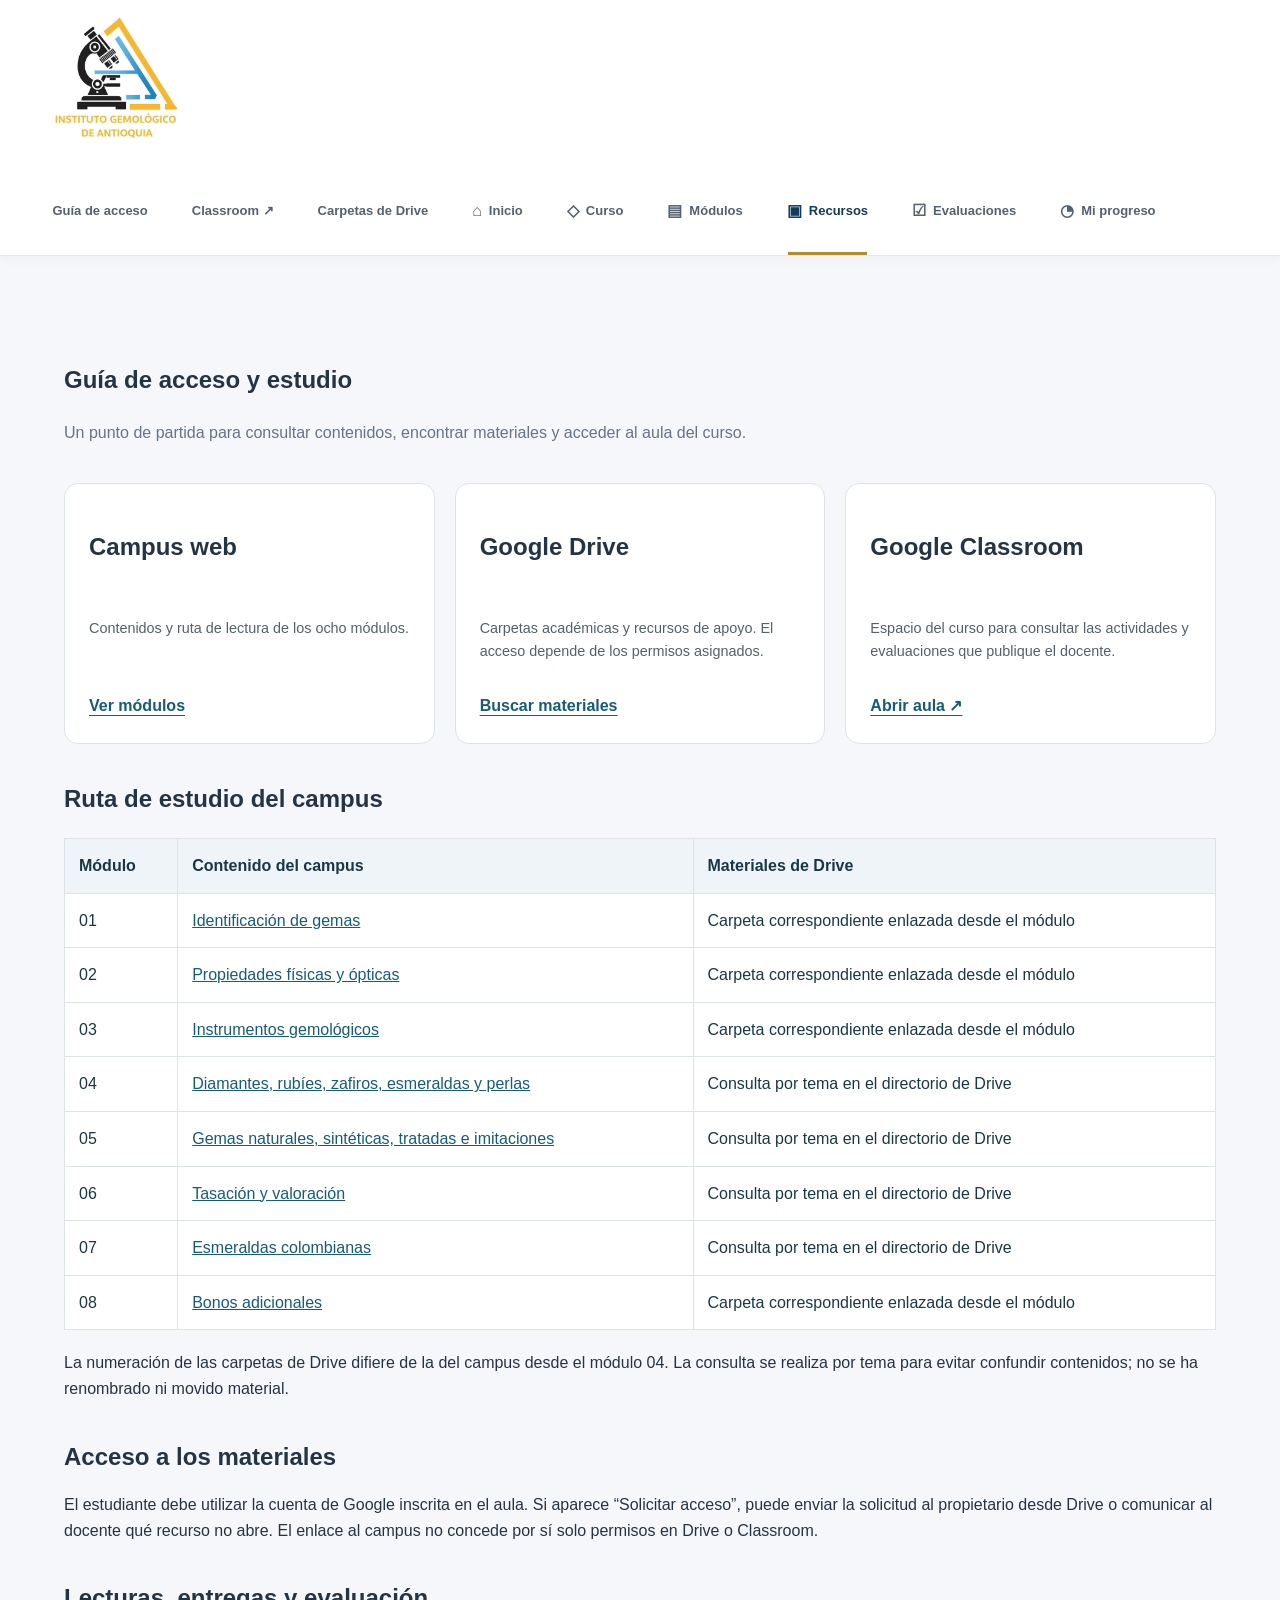
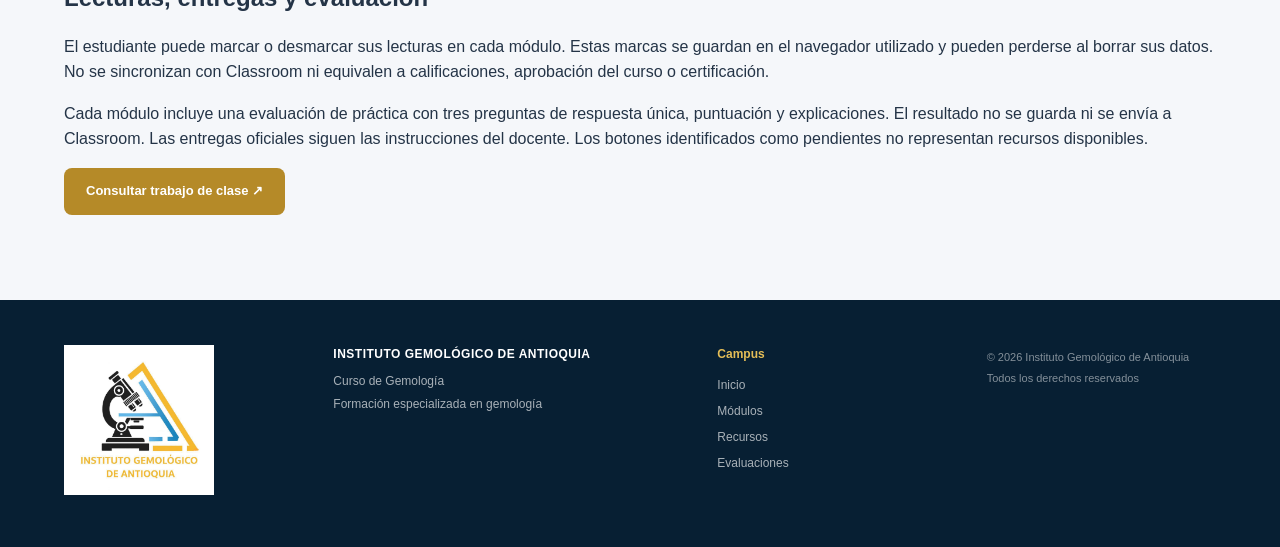
<file: guia.html>
<!DOCTYPE html>
<html lang="es">

<head>

    <meta charset="UTF-8">

    <meta
        name="viewport"
        content="width=device-width, initial-scale=1.0">

    <meta
        name="description"
        content="Guía de acceso académicos del Curso de Gemología">

    <title>
        Guía de acceso | Curso de Gemología
    </title>

    <link
        rel="stylesheet"
        href="estilos.css">

</head>


<body><header class="campus-header">

    <div class="header-container">


        <a
            href="index.html"
            class="brand">

            <img
                src="img/logo-iga.png?v=20261109"
                alt="Instituto Gemológico de Antioquia"
                class="brand-logo">

        </a>



        <nav class="main-navigation" id="navegacion-principal" aria-label="Navegación principal">
<a href="guia.html">Guía de acceso</a>
            <a href="https://classroom.google.com/c/ODY5NzM1NDYzODQ5" target="_blank" rel="noopener noreferrer">Classroom ↗</a>
            <a href="recursos.html#carpetas-drive">Carpetas de Drive</a>

            <a href="index.html">

                <span class="nav-icon">
                    ⌂
                </span>

                Inicio

            </a>


            <a href="index.html#curso">

                <span class="nav-icon">
                    ◇
                </span>

                Curso

            </a>


            <a href="index.html#modulos">

                <span class="nav-icon">
                    ▤
                </span>

                Módulos

            </a>


            <a
                href="recursos.html"
                class="nav-active">

                <span class="nav-icon">
                    ▣
                </span>

                Recursos

            </a>


            <a href="evaluaciones.html">

                <span class="nav-icon">
                    ☑
                </span>

                Evaluaciones

            </a>


            <a href="index.html#progreso">

                <span class="nav-icon">
                    ◔
                </span>

                Mi progreso

            </a>

        </nav>


        <button
            class="mobile-menu-button" type="button" aria-label="Abrir menú" aria-controls="navegacion-principal" aria-expanded="false"
            onclick="toggleMenu()">

            ☰

        </button>


    </div>

</header><main id="contenido-principal"><section class="home-section"><div class="section-container"><h1>Guía de acceso y estudio</h1><p class="section-introduction">Un punto de partida para consultar contenidos, encontrar materiales y acceder al aula del curso.</p><div class="iga-drive-grid"><article class="iga-drive-card"><h2>Campus web</h2><p>Contenidos y ruta de lectura de los ocho módulos.</p><a href="index.html#modulos">Ver módulos</a></article><article class="iga-drive-card"><h2>Google Drive</h2><p>Carpetas académicas y recursos de apoyo. El acceso depende de los permisos asignados.</p><a href="recursos.html#carpetas-drive">Buscar materiales</a></article><article class="iga-drive-card"><h2>Google Classroom</h2><p>Espacio del curso para consultar las actividades y evaluaciones que publique el docente.</p><a href="https://classroom.google.com/c/ODY5NzM1NDYzODQ5" target="_blank" rel="noopener noreferrer">Abrir aula ↗</a></article></div><h2 class="guide-heading">Ruta de estudio del campus</h2><div class="table-scroll"><table class="guide-table"><thead><tr><th scope="col">Módulo</th><th scope="col">Contenido del campus</th><th scope="col">Materiales de Drive</th></tr></thead><tbody><tr><td>01</td><td><a href="modulo-01.html">Identificación de gemas</a></td><td>Carpeta correspondiente enlazada desde el módulo</td></tr><tr><td>02</td><td><a href="modulo-02.html">Propiedades físicas y ópticas</a></td><td>Carpeta correspondiente enlazada desde el módulo</td></tr><tr><td>03</td><td><a href="modulo-03.html">Instrumentos gemológicos</a></td><td>Carpeta correspondiente enlazada desde el módulo</td></tr><tr><td>04</td><td><a href="modulo-04.html">Diamantes, rubíes, zafiros, esmeraldas y perlas</a></td><td>Consulta por tema en el directorio de Drive</td></tr><tr><td>05</td><td><a href="modulo-05.html">Gemas naturales, sintéticas, tratadas e imitaciones</a></td><td>Consulta por tema en el directorio de Drive</td></tr><tr><td>06</td><td><a href="modulo-06.html">Tasación y valoración</a></td><td>Consulta por tema en el directorio de Drive</td></tr><tr><td>07</td><td><a href="modulo-07.html">Esmeraldas colombianas</a></td><td>Consulta por tema en el directorio de Drive</td></tr><tr><td>08</td><td><a href="modulo-08.html">Bonos adicionales</a></td><td>Carpeta correspondiente enlazada desde el módulo</td></tr></tbody></table></div><p>La numeración de las carpetas de Drive difiere de la del campus desde el módulo 04. La consulta se realiza por tema para evitar confundir contenidos; no se ha renombrado ni movido material.</p><h2 class="guide-heading">Acceso a los materiales</h2><p>El estudiante debe utilizar la cuenta de Google inscrita en el aula. Si aparece “Solicitar acceso”, puede enviar la solicitud al propietario desde Drive o comunicar al docente qué recurso no abre. El enlace al campus no concede por sí solo permisos en Drive o Classroom.</p><h2 class="guide-heading">Lecturas, entregas y evaluación</h2><p>El estudiante puede marcar o desmarcar sus lecturas en cada módulo. Estas marcas se guardan en el navegador utilizado y pueden perderse al borrar sus datos. No se sincronizan con Classroom ni equivalen a calificaciones, aprobación del curso o certificación.</p><p>Cada módulo incluye una evaluación de práctica con tres preguntas de respuesta única, puntuación y explicaciones. El resultado no se guarda ni se envía a Classroom. Las entregas oficiales siguen las instrucciones del docente. Los botones identificados como pendientes no representan recursos disponibles.</p><a class="gold-button" href="https://classroom.google.com/w/ODY5NzM1NDYzODQ5/t/all" target="_blank" rel="noopener noreferrer">Consultar trabajo de clase ↗</a></div></section></main><footer class="campus-footer">


    <div class="footer-container">


        <div class="footer-brand">

            <img
                src="img/logo-iga.png?v=20261109"
                alt="Instituto Gemológico de Antioquia">

        </div>


        <div class="footer-information">

            <strong>
                INSTITUTO GEMOLÓGICO DE ANTIOQUIA
            </strong>

            <p>
                Curso de Gemología
            </p>

            <p>
                Formación especializada en gemología
            </p>

        </div>


        <div class="footer-links">

            <strong>
                Campus
            </strong>

            <a href="index.html">
                Inicio
            </a>

            <a href="index.html#modulos">
                Módulos
            </a>

            <a href="recursos.html">
                Recursos
            </a>

            <a href="evaluaciones.html">
                Evaluaciones
            </a>

        </div>


        <div class="footer-copy">

            <p>
                © 2026 Instituto Gemológico de Antioquia
            </p>

            <p>
                Todos los derechos reservados
            </p>

        </div>


    </div>

</footer><script src="script.js"></script></body></html>
</file>
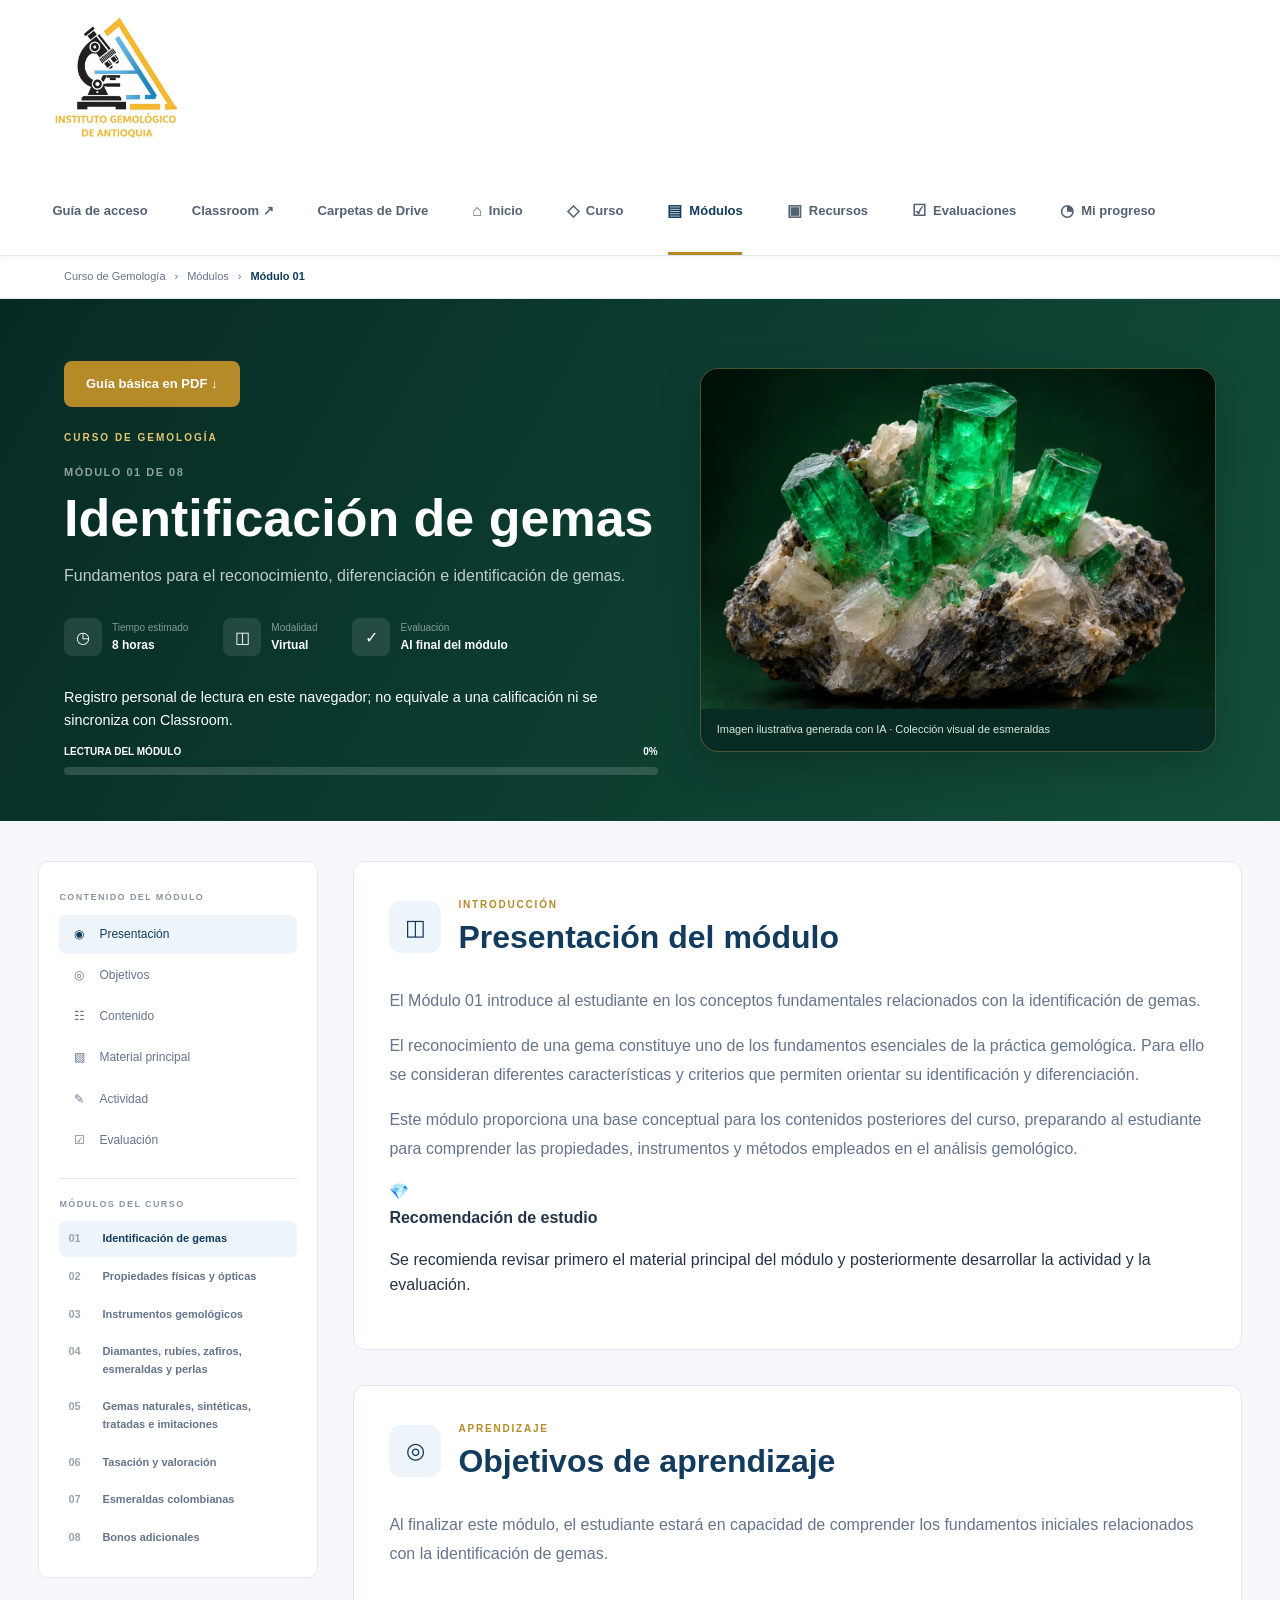
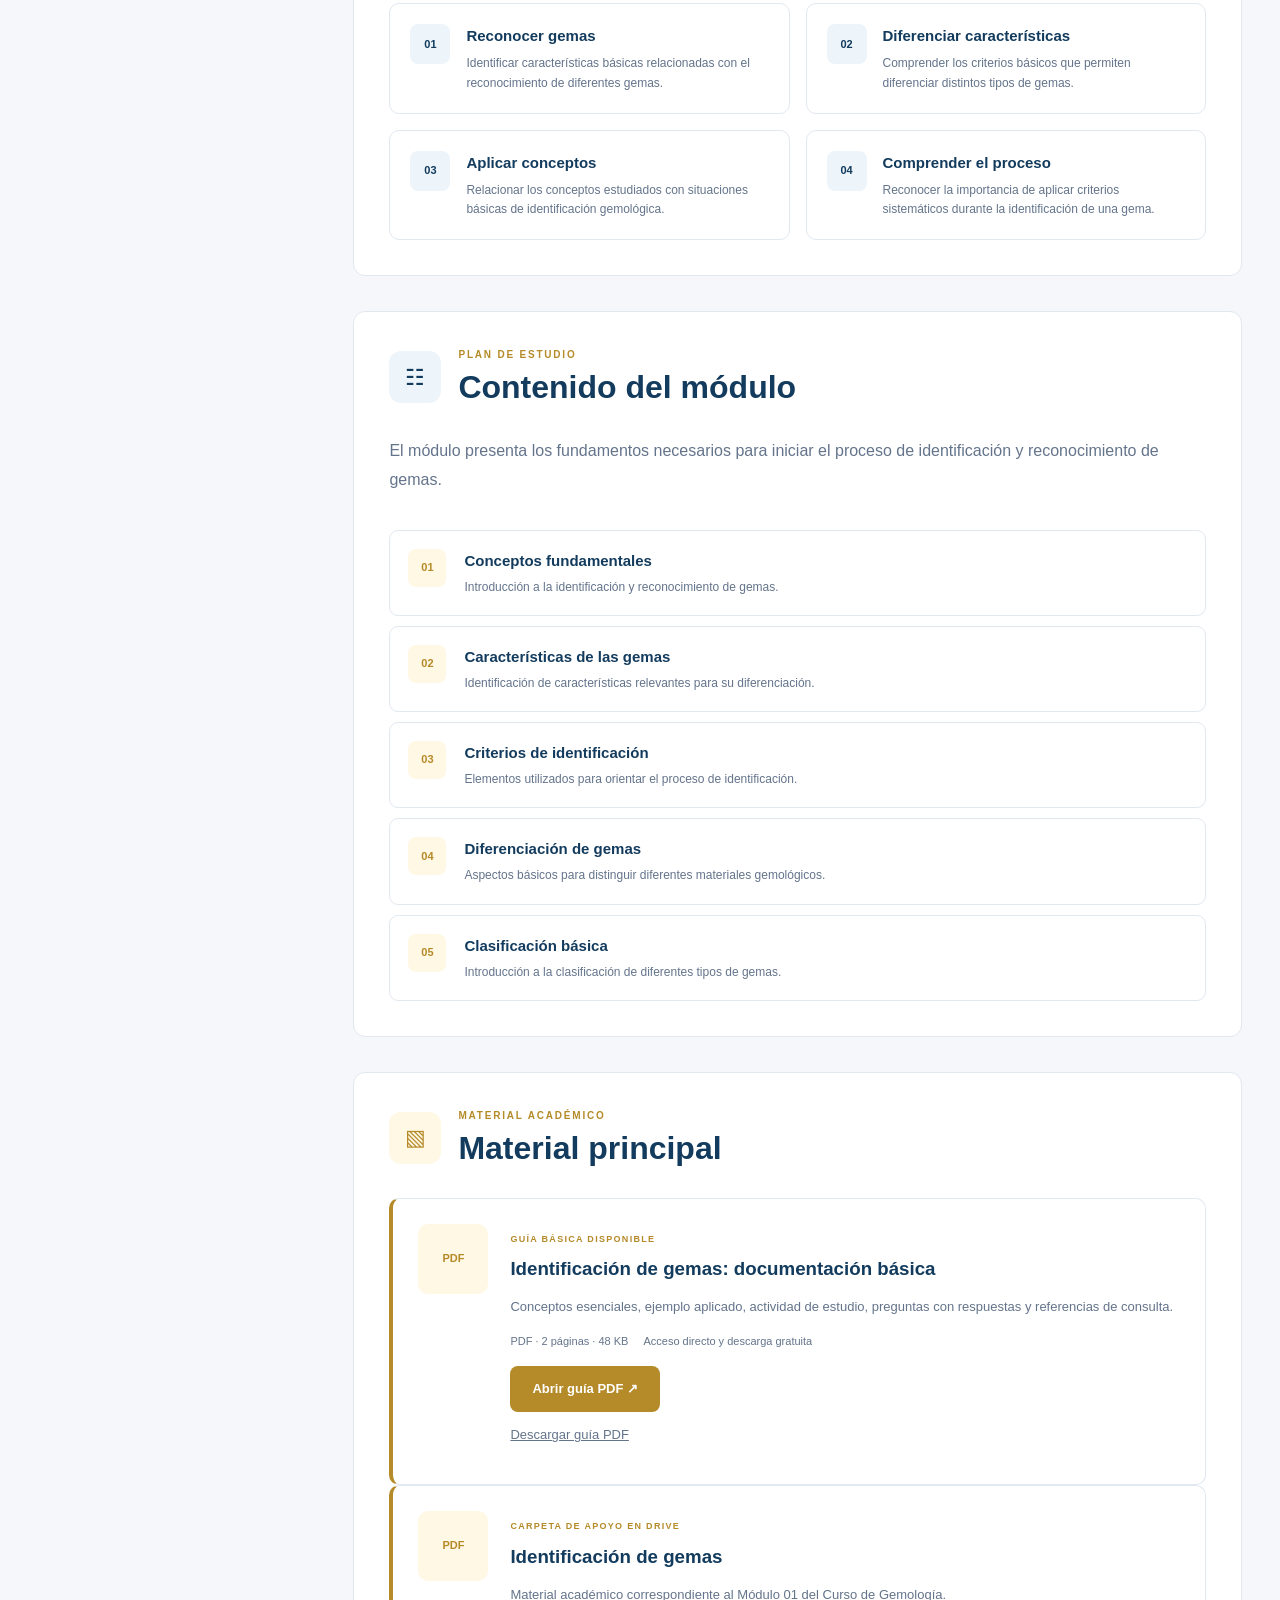
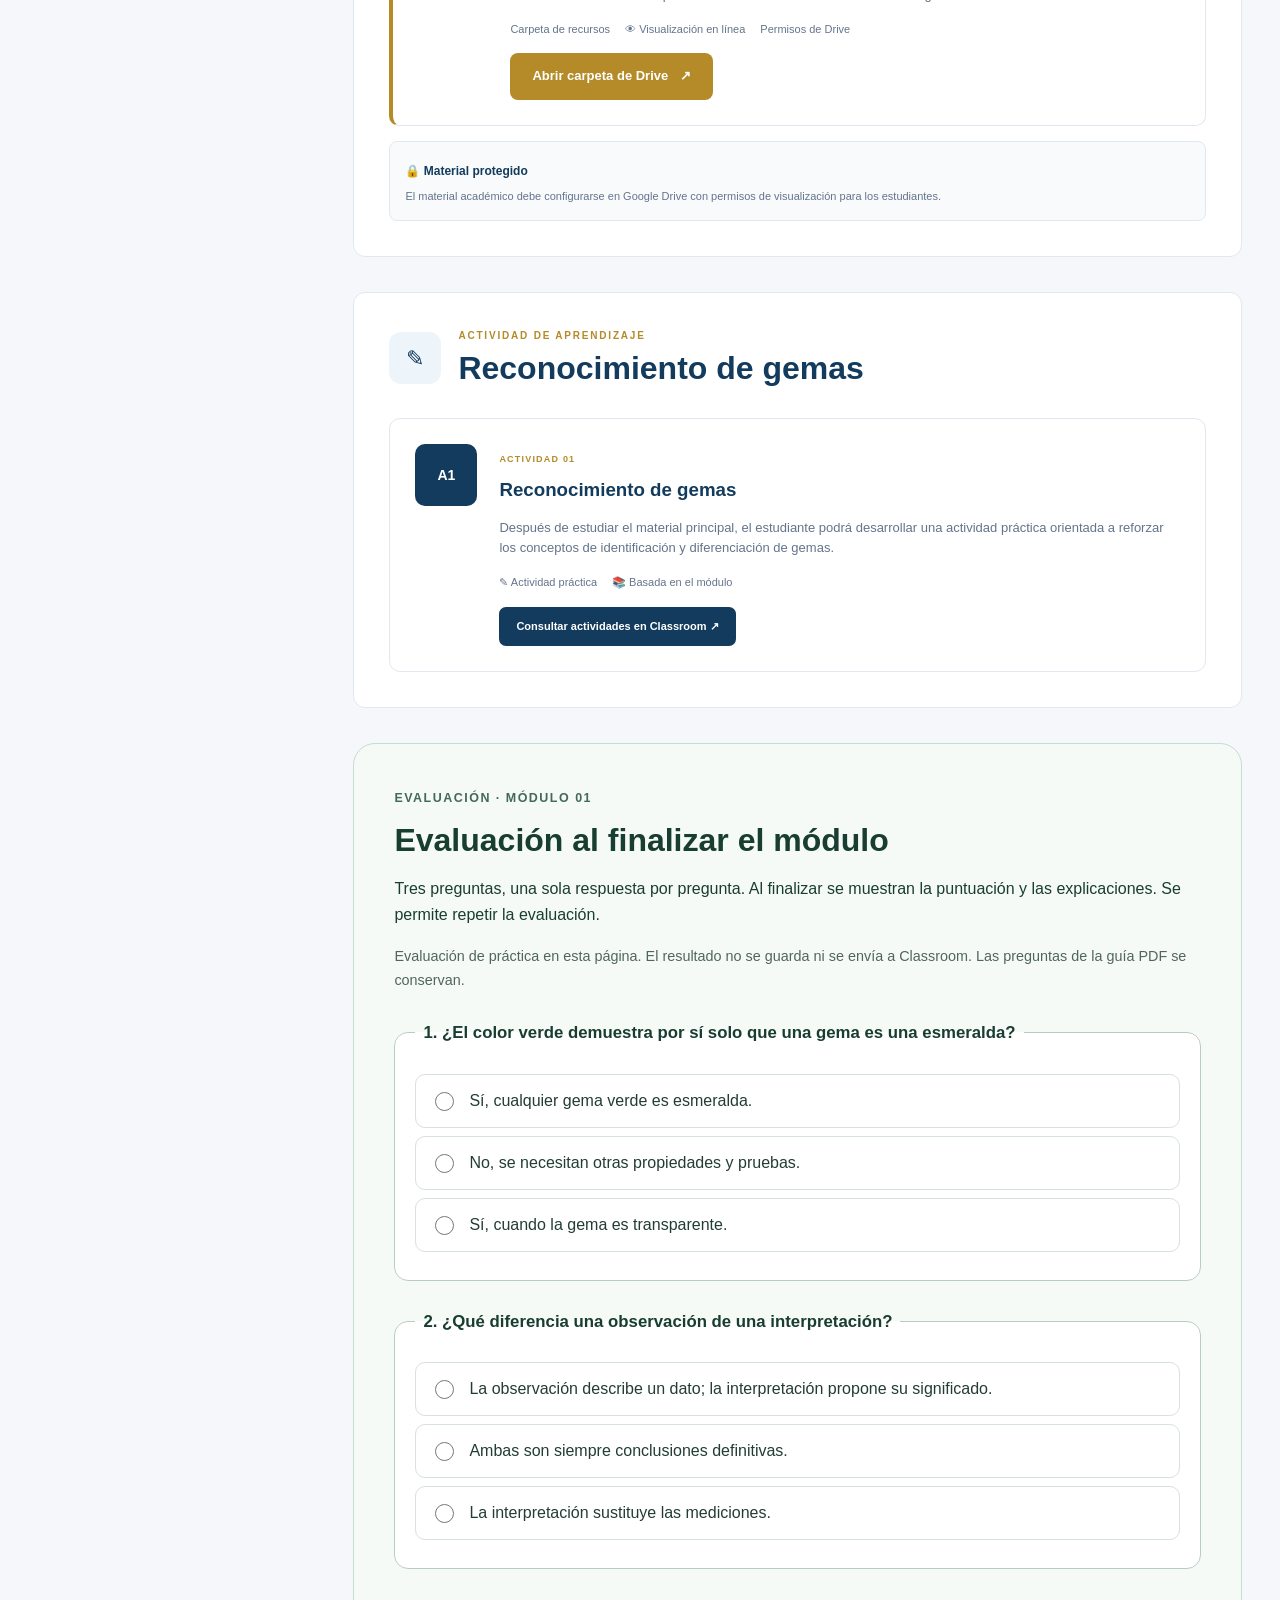
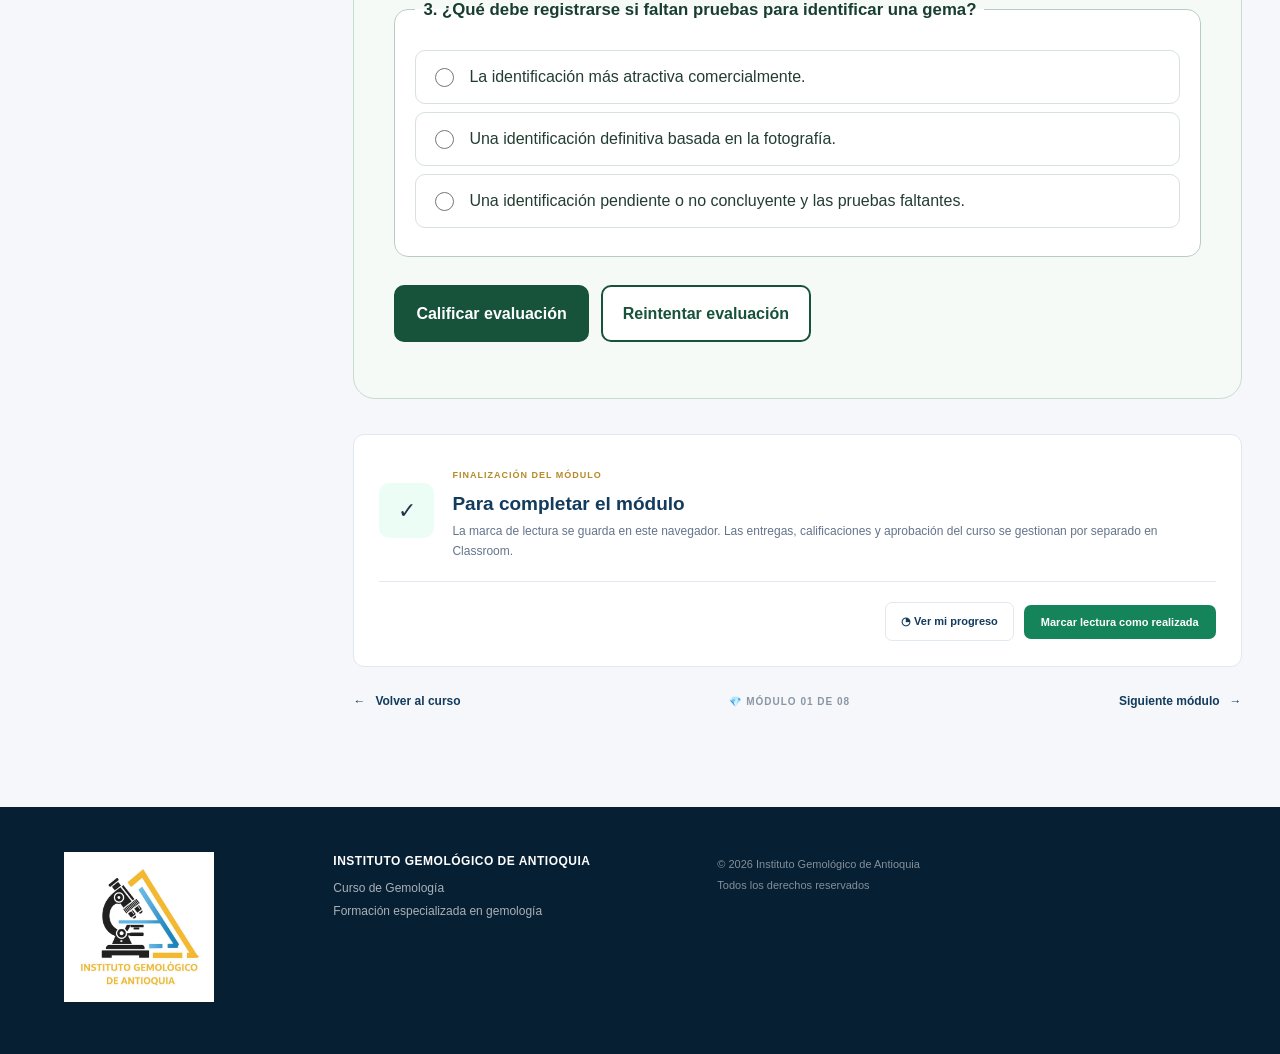
<file: modulo-01.html>
<!DOCTYPE html>
<html lang="es">

<head>

    <meta charset="UTF-8">

    <meta
        name="viewport"
        content="width=device-width, initial-scale=1.0">

    <meta
        name="description"
        content="Módulo 01 - Identificación de Gemas. Curso de Gemología del Instituto Gemológico de Antioquia.">

    <title>
        Módulo 01 | Identificación de Gemas
    </title>

    <link
        rel="stylesheet"
        href="estilos.css?v=quiz-1">

</head>


<body>


<!-- =====================================================
     HEADER
===================================================== -->

<header class="campus-header">

    <div class="header-container">


        <!-- LOGOTIPO -->

        <a
            href="index.html"
            class="brand">

            <img
                src="img/logo-iga.png?v=20261109"
                alt="Instituto Gemológico de Antioquia"
                class="brand-logo">

        </a>


        <!-- NAVEGACIÓN -->

        <nav class="main-navigation" id="navegacion-principal" aria-label="Navegación principal">
<a href="guia.html">Guía de acceso</a>
            <a href="https://classroom.google.com/c/ODY5NzM1NDYzODQ5" target="_blank" rel="noopener noreferrer">Classroom ↗</a>
            <a href="recursos.html#carpetas-drive">Carpetas de Drive</a>

            <a href="index.html">
                <span class="nav-icon">⌂</span>
                Inicio
            </a>

            <a href="index.html#curso">
                <span class="nav-icon">◇</span>
                Curso
            </a>

            <a
                href="index.html#modulos"
                class="nav-active">

                <span class="nav-icon">▤</span>
                Módulos

            </a>

            <a href="recursos.html">

                <span class="nav-icon">▣</span>
                Recursos

            </a>

            <a href="evaluaciones.html">

                <span class="nav-icon">☑</span>
                Evaluaciones

            </a>

            <a href="#progreso">

                <span class="nav-icon">◔</span>
                Mi progreso

            </a>

        </nav>


        <!-- BOTÓN MÓVIL -->

        <button
            class="mobile-menu-button" type="button" aria-label="Abrir menú" aria-controls="navegacion-principal" aria-expanded="false"
            onclick="toggleMenu()">

            ☰

        </button>

    </div>

</header>



<!-- =====================================================
     BREADCRUMB
===================================================== -->

<div class="breadcrumb-container">

    <div class="breadcrumb">

        <a href="index.html">
            Curso de Gemología
        </a>

        <span>
            ›
        </span>

        <a href="index.html#modulos">
            Módulos
        </a>

        <span>
            ›
        </span>

        <strong>
            Módulo 01
        </strong>

    </div>

</div>



<!-- =====================================================
     CABECERA DEL MÓDULO
===================================================== -->

<section class="module-header emerald-module-header"><div class="emerald-module-layout">

    <div class="module-header-content">


        <p><a href="#guia-pdf" class="gold-button">Guía básica en PDF ↓</a></p>
<span class="module-course-label">
            CURSO DE GEMOLOGÍA
        </span>


        <div class="module-title-number">

            MÓDULO 01 DE 08

        </div>


        <h1>
            Identificación de gemas
        </h1>


        <p class="module-subtitle">

            Fundamentos para el reconocimiento,
            diferenciación e identificación de gemas.

        </p>


        <!-- INFORMACIÓN RÁPIDA -->

        <div class="module-meta">

            <div class="meta-item">

                <span class="meta-icon">
                    ◷
                </span>

                <div>

                    <small>
                        Tiempo estimado
                    </small>

                    <strong>
                        8 horas
                    </strong>

                </div>

            </div>


            <div class="meta-item">

                <span class="meta-icon">
                    ◫
                </span>

                <div>

                    <small>
                        Modalidad
                    </small>

                    <strong>
                        Virtual
                    </strong>

                </div>

            </div>


            <div class="meta-item">

                <span class="meta-icon">
                    ✓
                </span>

                <div>

                    <small>
                        Evaluación
                    </small>

                    <strong>
                        Al final del módulo
                    </strong>

                </div>

            </div>

        </div>


        <!-- PROGRESO -->

        <div
            class="module-progress"
            id="progreso">
<p class="progress-disclaimer">Registro personal de lectura en este navegador; no equivale a una calificación ni se sincroniza con Classroom.</p>

            <div class="progress-information">

                <span>
                    LECTURA DEL MÓDULO
                </span>

                <strong id="modulePercentage">
                    0%
                </strong>

            </div>


            <div class="progress-background">

                <div
                    id="moduleProgressBar"
                    class="progress-value">

                </div>

            </div>

        </div>

    </div>

<figure class="emerald-module-photo"><img src="img/emerald-rough-1200.webp" srcset="img/emerald-rough-600.webp 600w, img/emerald-rough-1200.webp 1200w" sizes="(max-width: 700px) 90vw, 50vw" width="1200" height="800" alt="Cristales verdes de esmeralda en una matriz mineral" fetchpriority="high" decoding="async"><figcaption>Imagen ilustrativa generada con IA · Colección visual de esmeraldas</figcaption></figure></div></section>



<!-- =====================================================
     ESTRUCTURA PRINCIPAL
===================================================== -->

<div class="campus-layout">


    <!-- =================================================
         SIDEBAR
    ================================================== -->

    <aside class="campus-sidebar">


        <div class="sidebar-title">
            CONTENIDO DEL MÓDULO
        </div>


        <a
            href="#presentacion"
            class="sidebar-item active">

            <span class="sidebar-icon">
                ◉
            </span>

            <span>
                Presentación
            </span>

        </a>


        <a
            href="#objetivos"
            class="sidebar-item">

            <span class="sidebar-icon">
                ◎
            </span>

            <span>
                Objetivos
            </span>

        </a>


        <a
            href="#contenido"
            class="sidebar-item">

            <span class="sidebar-icon">
                ☷
            </span>

            <span>
                Contenido
            </span>

        </a>


        <a
            href="#material"
            class="sidebar-item">

            <span class="sidebar-icon">
                ▧
            </span>

            <span>
                Material principal
            </span>

        </a>


        <a
            href="#actividad"
            class="sidebar-item">

            <span class="sidebar-icon">
                ✎
            </span>

            <span>
                Actividad
            </span>

        </a>


        <a
            href="#evaluacion"
            class="sidebar-item">

            <span class="sidebar-icon">
                ☑
            </span>

            <span>
                Evaluación
            </span>

        </a>



        <div class="sidebar-divider"></div>



        <div class="sidebar-title">
            MÓDULOS DEL CURSO
        </div>


        <a
            href="modulo-01.html"
            class="course-module active-course-module">

            <span>
                01
            </span>

            <strong>
                Identificación de gemas
            </strong>

        </a>


        <a
            href="modulo-02.html"
            class="course-module">

            <span>
                02
            </span>

            <strong>
                Propiedades físicas y ópticas
            </strong>

        </a>


        <a
            href="modulo-03.html"
            class="course-module">

            <span>
                03
            </span>

            <strong>
                Instrumentos gemológicos
            </strong>

        </a>


        <a
            href="modulo-04.html"
            class="course-module">

            <span>
                04
            </span>

            <strong>
                Diamantes, rubíes, zafiros,
                esmeraldas y perlas
            </strong>

        </a>


        <a
            href="modulo-05.html"
            class="course-module">

            <span>
                05
            </span>

            <strong>
                Gemas naturales, sintéticas,
                tratadas e imitaciones
            </strong>

        </a>


        <a
            href="modulo-06.html"
            class="course-module">

            <span>
                06
            </span>

            <strong>
                Tasación y valoración
            </strong>

        </a>


        <a
            href="modulo-07.html"
            class="course-module">

            <span>
                07
            </span>

            <strong>
                Esmeraldas colombianas
            </strong>

        </a>


        <a
            href="modulo-08.html"
            class="course-module">

            <span>
                08
            </span>

            <strong>
                Bonos adicionales
            </strong>

        </a>


    </aside>



    <!-- =================================================
         CONTENIDO ACADÉMICO
    ================================================== -->

    <main class="learning-area">


        <!-- =================================================
             PRESENTACIÓN
        ================================================== -->

        <section
            id="presentacion"
            class="academic-section">


            <div class="section-heading">

                <div class="heading-icon blue">
                    ◫
                </div>

                <div>

                    <span>
                        INTRODUCCIÓN
                    </span>

                    <h2>
                        Presentación del módulo
                    </h2>

                </div>

            </div>


            <div class="academic-text">

                <p>

                    El Módulo 01 introduce al estudiante
                    en los conceptos fundamentales relacionados
                    con la identificación de gemas.

                </p>


                <p>

                    El reconocimiento de una gema constituye
                    uno de los fundamentos esenciales de la
                    práctica gemológica. Para ello se consideran
                    diferentes características y criterios que
                    permiten orientar su identificación y
                    diferenciación.

                </p>


                <p>

                    Este módulo proporciona una base conceptual
                    para los contenidos posteriores del curso,
                    preparando al estudiante para comprender
                    las propiedades, instrumentos y métodos
                    empleados en el análisis gemológico.

                </p>

            </div>


            <div class="info-callout">

                <div class="callout-icon">
                    💎
                </div>

                <div>

                    <strong>
                        Recomendación de estudio
                    </strong>

                    <p>

                        Se recomienda revisar primero el material
                        principal del módulo y posteriormente
                        desarrollar la actividad y la evaluación.

                    </p>

                </div>

            </div>

        </section>



        <!-- =================================================
             OBJETIVOS
        ================================================== -->

        <section
            id="objetivos"
            class="academic-section">


            <div class="section-heading">

                <div class="heading-icon blue">
                    ◎
                </div>

                <div>

                    <span>
                        APRENDIZAJE
                    </span>

                    <h2>
                        Objetivos de aprendizaje
                    </h2>

                </div>

            </div>


            <p class="section-introduction">

                Al finalizar este módulo, el estudiante
                estará en capacidad de comprender los
                fundamentos iniciales relacionados con
                la identificación de gemas.

            </p>


            <div class="objectives-grid">


                <article class="objective-card">

                    <div class="objective-number">
                        01
                    </div>

                    <div>

                        <h3>
                            Reconocer gemas
                        </h3>

                        <p>

                            Identificar características
                            básicas relacionadas con el
                            reconocimiento de diferentes gemas.

                        </p>

                    </div>

                </article>


                <article class="objective-card">

                    <div class="objective-number">
                        02
                    </div>

                    <div>

                        <h3>
                            Diferenciar características
                        </h3>

                        <p>

                            Comprender los criterios básicos
                            que permiten diferenciar distintos
                            tipos de gemas.

                        </p>

                    </div>

                </article>


                <article class="objective-card">

                    <div class="objective-number">
                        03
                    </div>

                    <div>

                        <h3>
                            Aplicar conceptos
                        </h3>

                        <p>

                            Relacionar los conceptos estudiados
                            con situaciones básicas de
                            identificación gemológica.

                        </p>

                    </div>

                </article>


                <article class="objective-card">

                    <div class="objective-number">
                        04
                    </div>

                    <div>

                        <h3>
                            Comprender el proceso
                        </h3>

                        <p>

                            Reconocer la importancia de aplicar
                            criterios sistemáticos durante
                            la identificación de una gema.

                        </p>

                    </div>

                </article>


            </div>

        </section>



        <!-- =================================================
             CONTENIDO
        ================================================== -->

        <section
            id="contenido"
            class="academic-section">


            <div class="section-heading">

                <div class="heading-icon blue">
                    ☷
                </div>

                <div>

                    <span>
                        PLAN DE ESTUDIO
                    </span>

                    <h2>
                        Contenido del módulo
                    </h2>

                </div>

            </div>


            <p class="section-introduction">

                El módulo presenta los fundamentos necesarios
                para iniciar el proceso de identificación
                y reconocimiento de gemas.

            </p>


            <div class="topic-list">


                <div class="topic-row">

                    <span class="topic-number">
                        01
                    </span>

                    <div>

                        <h3>
                            Conceptos fundamentales
                        </h3>

                        <p>
                            Introducción a la identificación
                            y reconocimiento de gemas.
                        </p>

                    </div>

                </div>


                <div class="topic-row">

                    <span class="topic-number">
                        02
                    </span>

                    <div>

                        <h3>
                            Características de las gemas
                        </h3>

                        <p>
                            Identificación de características
                            relevantes para su diferenciación.
                        </p>

                    </div>

                </div>


                <div class="topic-row">

                    <span class="topic-number">
                        03
                    </span>

                    <div>

                        <h3>
                            Criterios de identificación
                        </h3>

                        <p>
                            Elementos utilizados para orientar
                            el proceso de identificación.
                        </p>

                    </div>

                </div>


                <div class="topic-row">

                    <span class="topic-number">
                        04
                    </span>

                    <div>

                        <h3>
                            Diferenciación de gemas
                        </h3>

                        <p>
                            Aspectos básicos para distinguir
                            diferentes materiales gemológicos.
                        </p>

                    </div>

                </div>


                <div class="topic-row">

                    <span class="topic-number">
                        05
                    </span>

                    <div>

                        <h3>
                            Clasificación básica
                        </h3>

                        <p>
                            Introducción a la clasificación
                            de diferentes tipos de gemas.
                        </p>

                    </div>

                </div>


            </div>

        </section>



        <!-- =================================================
             MATERIAL PRINCIPAL
        ================================================== -->

        <section
            id="material"
            class="academic-section">


            <div class="section-heading">

                <div class="heading-icon gold">
                    ▧
                </div>

                <div>

                    <span>
                        MATERIAL ACADÉMICO
                    </span>

                    <h2>
                        Material principal
                    </h2>

                </div>

            </div>


            <article class="material-main-card" id="guia-pdf">
 <div class="pdf-icon" aria-hidden="true">PDF</div>
 <div class="material-information">
 <span class="material-type">GUÍA BÁSICA DISPONIBLE</span>
 <h3>Identificación de gemas: documentación básica</h3>
 <p>Conceptos esenciales, ejemplo aplicado, actividad de estudio, preguntas con respuestas y referencias de consulta.</p>
 <div class="material-details"><span>PDF · 2 páginas · 48 KB</span><span>Acceso directo y descarga gratuita</span></div>
 <a class="gold-button" href="docs/modulo-01-guia-basica.pdf" target="_blank" rel="noopener noreferrer" aria-label="Abrir guía básica del módulo 01 en PDF (nueva pestaña)">Abrir guía PDF ↗</a>
 <p><a href="docs/modulo-01-guia-basica.pdf" download>Descargar guía PDF</a></p>
 </div></article>
<div class="material-main-card">


                <div class="pdf-icon">
                    PDF
                </div>


                <div class="material-information">

                    <span class="material-type">
                        CARPETA DE APOYO EN DRIVE
                    </span>

                    <h3>
                        Identificación de gemas
                    </h3>

                    <p>

                        Material académico correspondiente
                        al Módulo 01 del Curso de Gemología.

                    </p>


                    <div class="material-details">

                        <span>
                            Carpeta de recursos
                        </span>

                        <span>
                            👁 Visualización en línea
                        </span>

                        <span>
                            Permisos de Drive
                        </span>

                    </div>


                    <a
                        href="https://drive.google.com/drive/folders/1hk97q7tT3s6Dw-mFUzTbpgyPW3I28rm0"
                        target="_blank"
                        rel="noopener noreferrer"
                        class="gold-button">

                        Abrir carpeta de Drive
                        <span>
                            ↗
                        </span>

                    </a>

                </div>

            </div>


            <div class="security-notice">

                <strong>
                    🔒 Material protegido
                </strong>

                <p>

                    El material académico debe configurarse
                    en Google Drive con permisos de visualización
                    para los estudiantes.

                </p>

            </div>

        </section>



        <!-- =================================================
             ACTIVIDAD
        ================================================== -->

        <section
            id="actividad"
            class="academic-section">


            <div class="section-heading">

                <div class="heading-icon blue">
                    ✎
                </div>

                <div>

                    <span>
                        ACTIVIDAD DE APRENDIZAJE
                    </span>

                    <h2>
                        Reconocimiento de gemas
                    </h2>

                </div>

            </div>


            <div class="activity-card">


                <div class="activity-badge">
                    A1
                </div>


                <div class="activity-content">

                    <span>
                        ACTIVIDAD 01
                    </span>

                    <h3>
                        Reconocimiento de gemas
                    </h3>

                    <p>

                        Después de estudiar el material principal,
                        el estudiante podrá desarrollar una
                        actividad práctica orientada a reforzar
                        los conceptos de identificación y
                        diferenciación de gemas.

                    </p>


                    <div class="activity-meta">

                        <span>
                            ✎ Actividad práctica
                        </span>

                        <span>
                            📚 Basada en el módulo
                        </span>

                    </div>


                    <a
                        href="https://classroom.google.com/w/ODY5NzM1NDYzODQ5/t/all" target="_blank" rel="noopener noreferrer"
                        class="blue-button">Consultar actividades en Classroom ↗</a>

                </div>

            </div>

        </section>



        <!-- =================================================
             EVALUACIÓN
        ================================================== -->

        <section id="evaluacion" class="academic-section module-quiz" aria-labelledby="quiz-title"><span class="quiz-eyebrow">EVALUACIÓN · MÓDULO 01</span><h2 id="quiz-title">Evaluación al finalizar el módulo</h2><p>Tres preguntas, una sola respuesta por pregunta. Al finalizar se muestran la puntuación y las explicaciones. Se permite repetir la evaluación.</p><p class="quiz-note">Evaluación de práctica en esta página. El resultado no se guarda ni se envía a Classroom. Las preguntas de la guía PDF se conservan.</p><form class="quiz-form"><fieldset data-answer="1"><legend>1. ¿El color verde demuestra por sí solo que una gema es una esmeralda?</legend><label class="quiz-option"><input type="radio" name="q1" value="0" required> <span>Sí, cualquier gema verde es esmeralda.</span></label><label class="quiz-option"><input type="radio" name="q1" value="1" required> <span>No, se necesitan otras propiedades y pruebas.</span></label><label class="quiz-option"><input type="radio" name="q1" value="2" required> <span>Sí, cuando la gema es transparente.</span></label><p class="quiz-feedback" hidden data-explanation="El color orienta, pero no identifica por sí solo: diferentes materiales pueden compartir un color similar."></p></fieldset><fieldset data-answer="0"><legend>2. ¿Qué diferencia una observación de una interpretación?</legend><label class="quiz-option"><input type="radio" name="q2" value="0" required> <span>La observación describe un dato; la interpretación propone su significado.</span></label><label class="quiz-option"><input type="radio" name="q2" value="1" required> <span>Ambas son siempre conclusiones definitivas.</span></label><label class="quiz-option"><input type="radio" name="q2" value="2" required> <span>La interpretación sustituye las mediciones.</span></label><p class="quiz-feedback" hidden data-explanation="Registrar lo observado por separado de su interpretación permite revisar las conclusiones y sus límites."></p></fieldset><fieldset data-answer="2"><legend>3. ¿Qué debe registrarse si faltan pruebas para identificar una gema?</legend><label class="quiz-option"><input type="radio" name="q3" value="0" required> <span>La identificación más atractiva comercialmente.</span></label><label class="quiz-option"><input type="radio" name="q3" value="1" required> <span>Una identificación definitiva basada en la fotografía.</span></label><label class="quiz-option"><input type="radio" name="q3" value="2" required> <span>Una identificación pendiente o no concluyente y las pruebas faltantes.</span></label><p class="quiz-feedback" hidden data-explanation="Una conclusión responsable declara la incertidumbre y las pruebas necesarias para resolverla."></p></fieldset><div class="quiz-actions"><button class="quiz-submit" type="submit">Calificar evaluación</button><button class="quiz-reset" type="reset">Reintentar evaluación</button></div><p class="quiz-result" role="status" tabindex="-1"></p></form><noscript>La calificación automática requiere JavaScript. Las preguntas pueden resolverse con apoyo de la guía PDF.</noscript></section>



        <!-- =================================================
             FINALIZACIÓN
        ================================================== -->

        <section class="completion-card">


            <div class="completion-information">


                <div class="completion-icon">
                    ✓
                </div>


                <div>

                    <span>
                        FINALIZACIÓN DEL MÓDULO
                    </span>

                    <h2>
                        Para completar el módulo
                    </h2>

                    <p>

                        La marca de lectura se guarda en este navegador. Las entregas, calificaciones y aprobación del curso se gestionan por separado en Classroom.

                    </p>

                </div>

            </div>


            <div class="completion-actions">


                <a
                    href="#progreso"
                    class="progress-button">

                    ◔ Ver mi progreso

                </a>


                <button
                    onclick="alternarLectura(1)"
                    class="complete-button">

                    ✓ Marcar lectura como realizada

                </button>

            </div>

        </section>



        <!-- =================================================
             NAVEGACIÓN
        ================================================== -->

        <div class="module-navigation">


            <a
                href="index.html"
                class="previous-module">

                ←
                <span>
                    Volver al curso
                </span>

            </a>


            <div class="current-module">

                <span>
                    💎
                </span>

                MÓDULO 01 DE 08

            </div>


            <a
                href="modulo-02.html"
                class="next-module">

                <span>
                    Siguiente módulo
                </span>

                →

            </a>


        </div>


    </main>

</div>



<!-- =====================================================
     FOOTER
===================================================== -->

<footer class="campus-footer">


    <div class="footer-container">


        <div class="footer-brand">

            <img
                src="img/logo-iga.png?v=20261109"
                alt="Instituto Gemológico de Antioquia">

        </div>


        <div class="footer-information">

            <strong>
                INSTITUTO GEMOLÓGICO DE ANTIOQUIA
            </strong>

            <p>
                Curso de Gemología
            </p>

            <p>
                Formación especializada en gemología
            </p>

        </div>


        <div class="footer-copy">

            <p>
                © 2026 Instituto Gemológico de Antioquia
            </p>

            <p>
                Todos los derechos reservados
            </p>

        </div>


    </div>

</footer>



<script src="script.js"></script>


<script src="evaluaciones.js?v=quiz-1"></script>
</body>

</html>
</file>
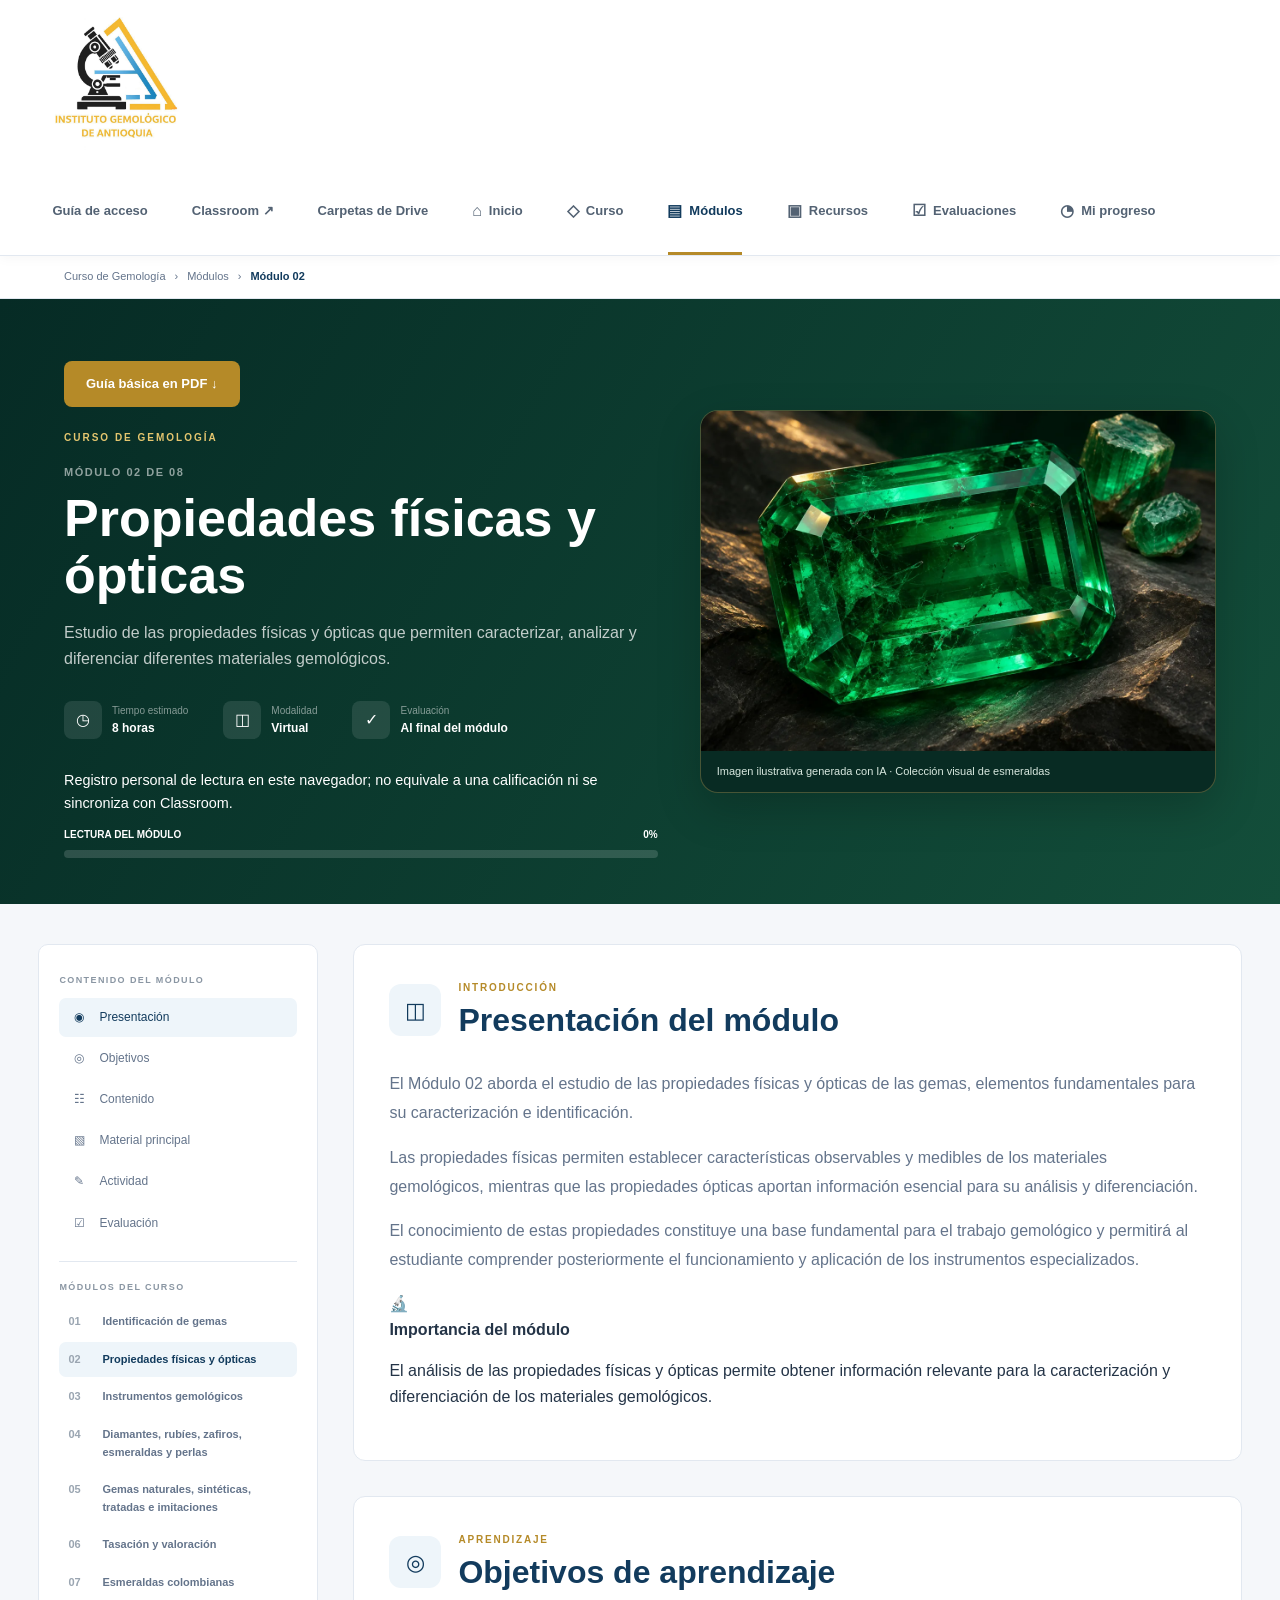
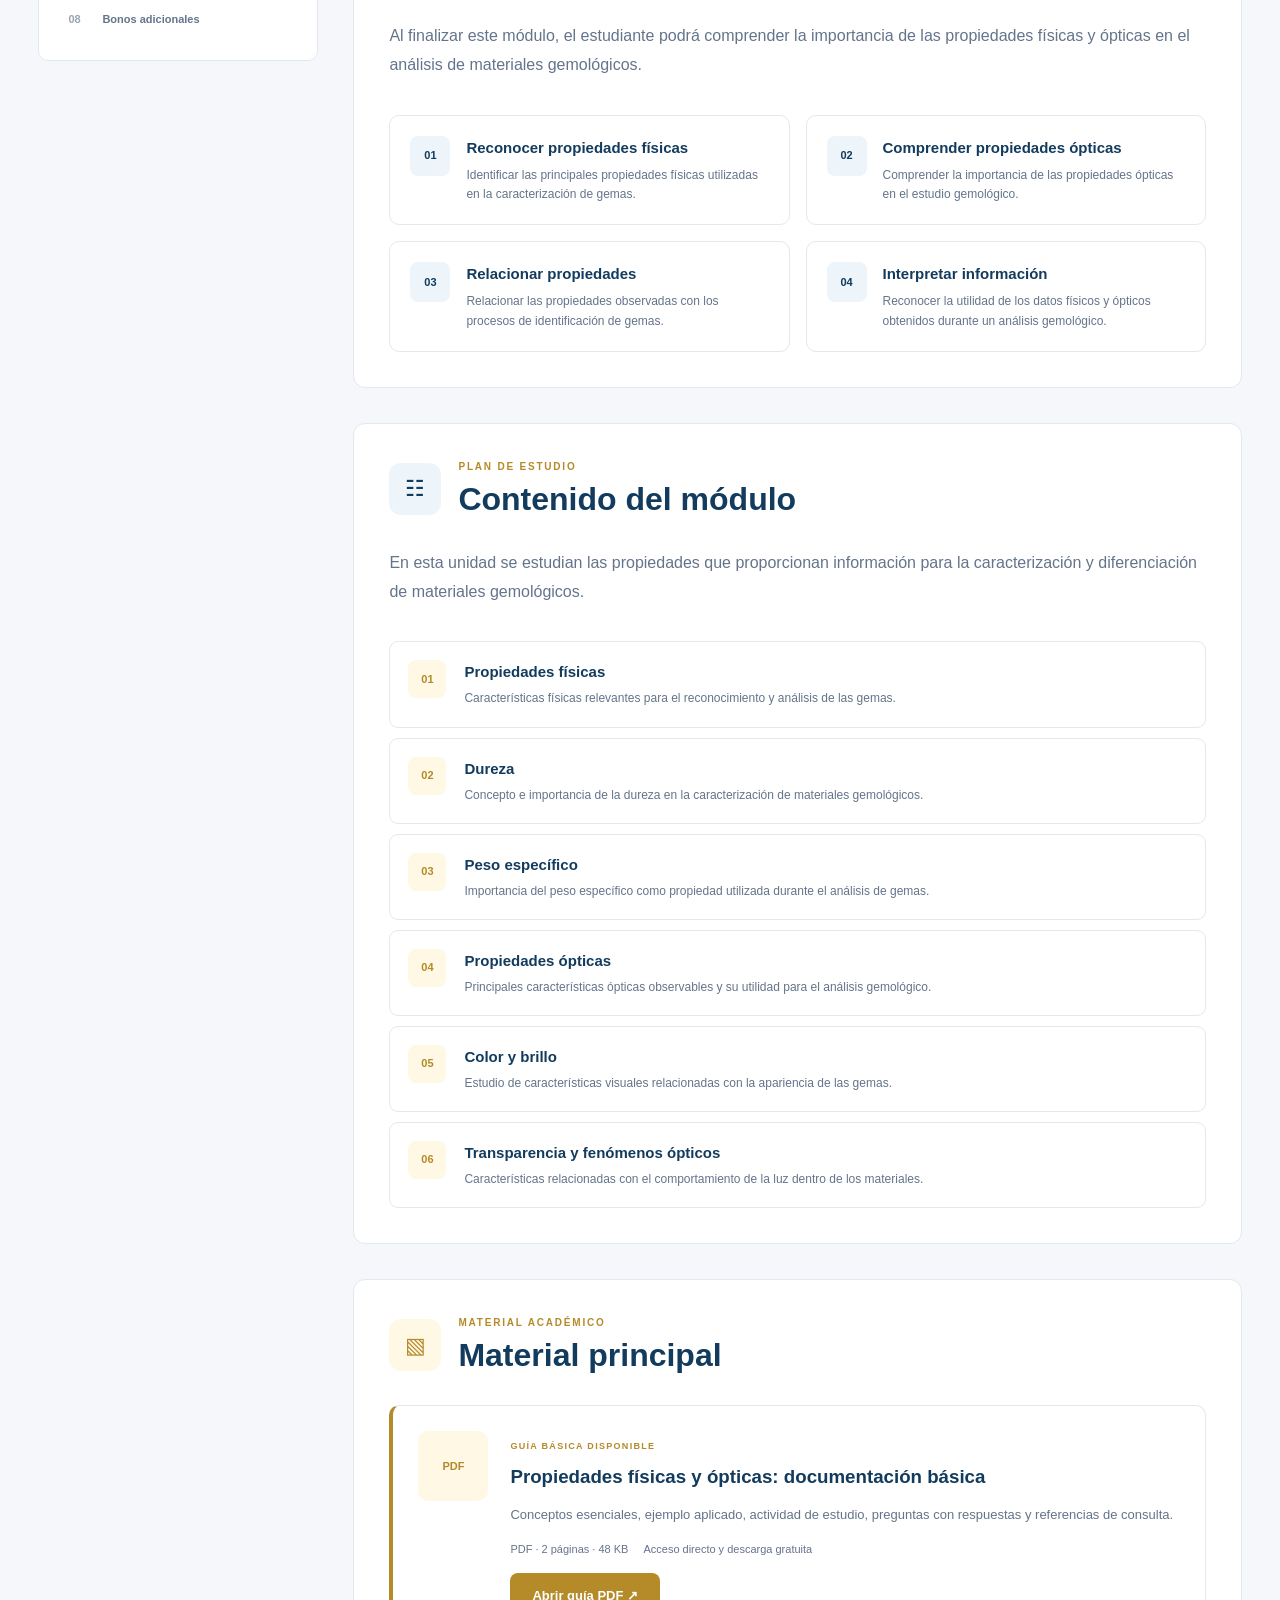
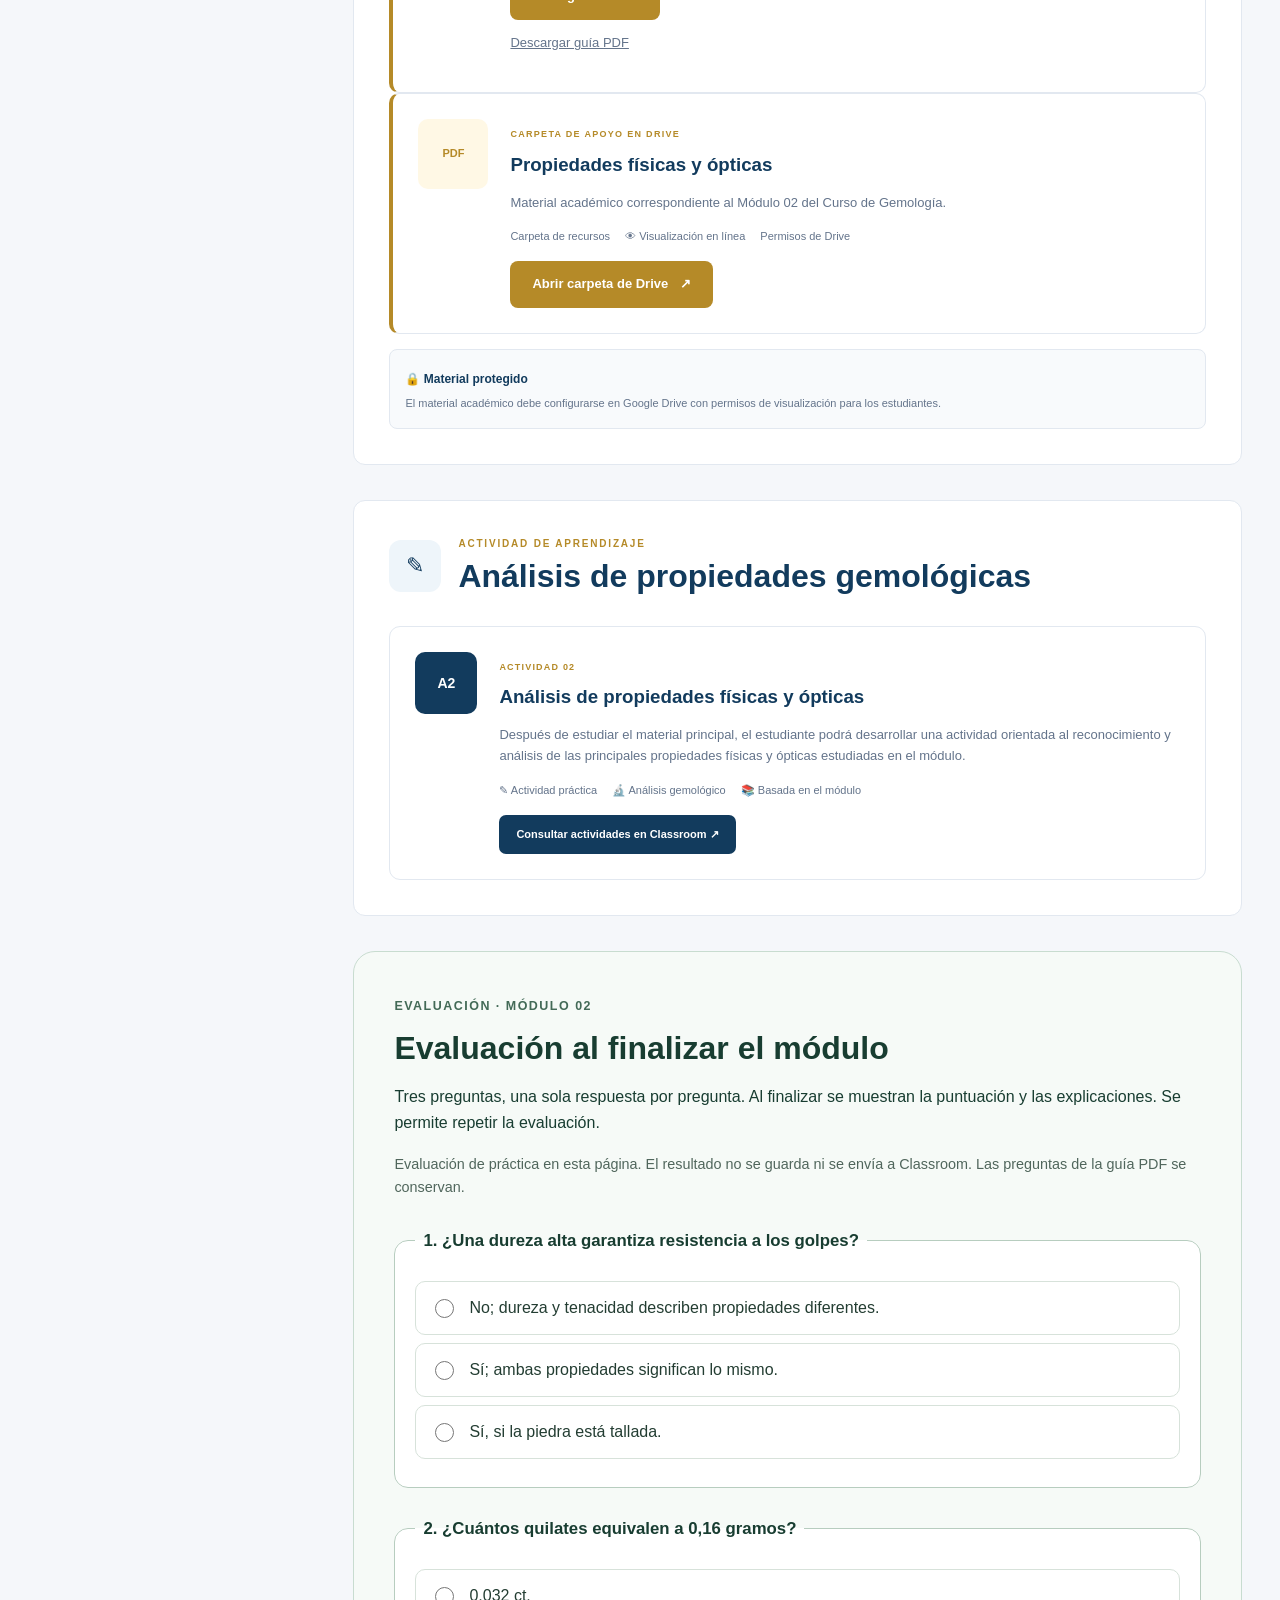
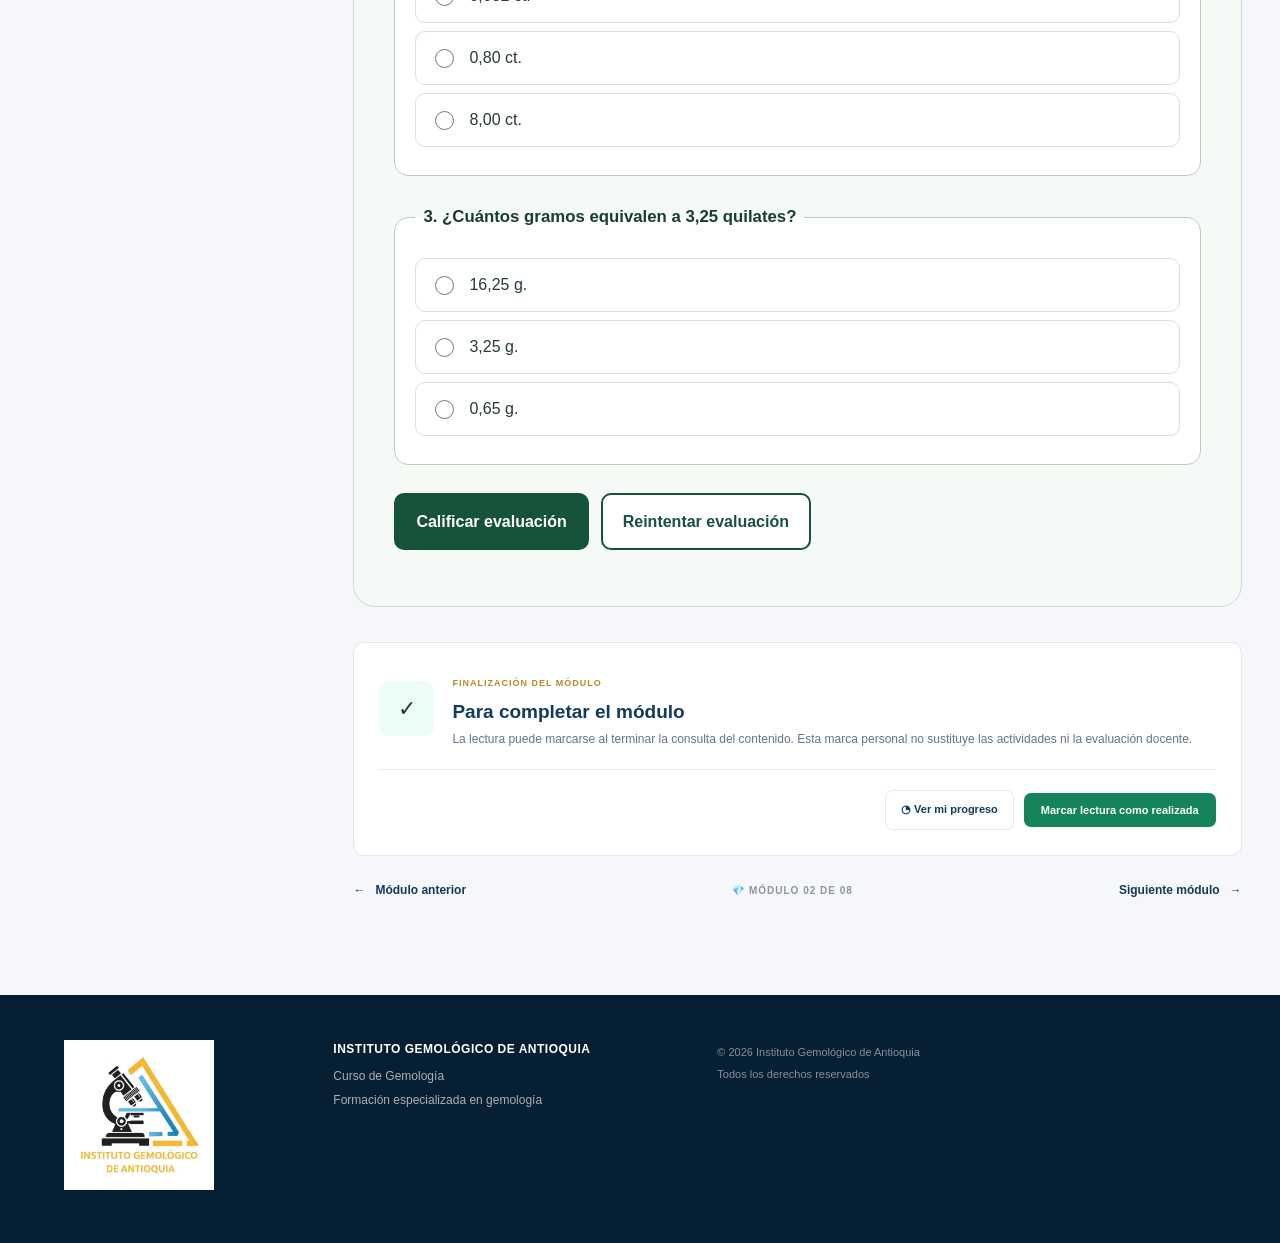
<file: modulo-02.html>
<!DOCTYPE html>
<html lang="es">

<head>

    <meta charset="UTF-8">

    <meta
        name="viewport"
        content="width=device-width, initial-scale=1.0">

    <meta
        name="description"
        content="Módulo 02 - Propiedades físicas y ópticas de las gemas. Curso de Gemología del Instituto Gemológico de Antioquia.">

    <title>
        Módulo 02 | Propiedades físicas y ópticas
    </title>

    <link
        rel="stylesheet"
        href="estilos.css?v=quiz-1">

</head>


<body>


<!-- =====================================================
     HEADER
===================================================== -->

<header class="campus-header">

    <div class="header-container">


        <!-- LOGOTIPO -->

        <a
            href="index.html"
            class="brand">

            <img
                src="img/logo-iga.png?v=20261109"
                alt="Instituto Gemológico de Antioquia"
                class="brand-logo">

        </a>


        <!-- NAVEGACIÓN -->

        <nav class="main-navigation" id="navegacion-principal" aria-label="Navegación principal">
<a href="guia.html">Guía de acceso</a>
            <a href="https://classroom.google.com/c/ODY5NzM1NDYzODQ5" target="_blank" rel="noopener noreferrer">Classroom ↗</a>
            <a href="recursos.html#carpetas-drive">Carpetas de Drive</a>

            <a href="index.html">

                <span class="nav-icon">
                    ⌂
                </span>

                Inicio

            </a>


            <a href="index.html#curso">

                <span class="nav-icon">
                    ◇
                </span>

                Curso

            </a>


            <a
                href="index.html#modulos"
                class="nav-active">

                <span class="nav-icon">
                    ▤
                </span>

                Módulos

            </a>


            <a href="recursos.html">

                <span class="nav-icon">
                    ▣
                </span>

                Recursos

            </a>


            <a href="evaluaciones.html">

                <span class="nav-icon">
                    ☑
                </span>

                Evaluaciones

            </a>


            <a href="#progreso">

                <span class="nav-icon">
                    ◔
                </span>

                Mi progreso

            </a>

        </nav>


        <!-- MENÚ MÓVIL -->

        <button
            class="mobile-menu-button" type="button" aria-label="Abrir menú" aria-controls="navegacion-principal" aria-expanded="false"
            onclick="toggleMenu()">

            ☰

        </button>

    </div>

</header>



<!-- =====================================================
     BREADCRUMB
===================================================== -->

<div class="breadcrumb-container">

    <div class="breadcrumb">

        <a href="index.html">
            Curso de Gemología
        </a>

        <span>
            ›
        </span>

        <a href="index.html#modulos">
            Módulos
        </a>

        <span>
            ›
        </span>

        <strong>
            Módulo 02
        </strong>

    </div>

</div>



<!-- =====================================================
     CABECERA DEL MÓDULO
===================================================== -->

<section class="module-header emerald-module-header"><div class="emerald-module-layout">

    <div class="module-header-content">


        <p><a href="#guia-pdf" class="gold-button">Guía básica en PDF ↓</a></p>
<span class="module-course-label">
            CURSO DE GEMOLOGÍA
        </span>


        <div class="module-title-number">

            MÓDULO 02 DE 08

        </div>


        <h1>
            Propiedades físicas y ópticas
        </h1>


        <p class="module-subtitle">

            Estudio de las propiedades físicas y ópticas
            que permiten caracterizar, analizar y
            diferenciar diferentes materiales gemológicos.

        </p>


        <!-- INFORMACIÓN DEL MÓDULO -->

        <div class="module-meta">


            <div class="meta-item">

                <span class="meta-icon">
                    ◷
                </span>

                <div>

                    <small>
                        Tiempo estimado
                    </small>

                    <strong>
                        8 horas
                    </strong>

                </div>

            </div>


            <div class="meta-item">

                <span class="meta-icon">
                    ◫
                </span>

                <div>

                    <small>
                        Modalidad
                    </small>

                    <strong>
                        Virtual
                    </strong>

                </div>

            </div>


            <div class="meta-item">

                <span class="meta-icon">
                    ✓
                </span>

                <div>

                    <small>
                        Evaluación
                    </small>

                    <strong>
                        Al final del módulo
                    </strong>

                </div>

            </div>


        </div>


        <!-- PROGRESO -->

        <div
            class="module-progress"
            id="progreso">
<p class="progress-disclaimer">Registro personal de lectura en este navegador; no equivale a una calificación ni se sincroniza con Classroom.</p>


            <div class="progress-information">

                <span>
                    LECTURA DEL MÓDULO
                </span>

                <strong id="modulePercentage">
                    0%
                </strong>

            </div>


            <div class="progress-background">

                <div
                    id="moduleProgressBar"
                    class="progress-value">

                </div>

            </div>

        </div>

    </div>

<figure class="emerald-module-photo"><img src="img/emerald-hero-1200.webp" srcset="img/emerald-hero-600.webp 600w, img/emerald-hero-1200.webp 1200w" sizes="(max-width: 700px) 90vw, 50vw" width="1200" height="800" alt="Esmeralda de corte rectangular sobre piedra oscura" fetchpriority="high" decoding="async"><figcaption>Imagen ilustrativa generada con IA · Colección visual de esmeraldas</figcaption></figure></div></section>



<!-- =====================================================
     ESTRUCTURA DEL CAMPUS
===================================================== -->

<div class="campus-layout">



    <!-- =================================================
         SIDEBAR
    ================================================== -->

    <aside class="campus-sidebar">


        <div class="sidebar-title">
            CONTENIDO DEL MÓDULO
        </div>


        <a
            href="#presentacion"
            class="sidebar-item active">

            <span class="sidebar-icon">
                ◉
            </span>

            <span>
                Presentación
            </span>

        </a>


        <a
            href="#objetivos"
            class="sidebar-item">

            <span class="sidebar-icon">
                ◎
            </span>

            <span>
                Objetivos
            </span>

        </a>


        <a
            href="#contenido"
            class="sidebar-item">

            <span class="sidebar-icon">
                ☷
            </span>

            <span>
                Contenido
            </span>

        </a>


        <a
            href="#material"
            class="sidebar-item">

            <span class="sidebar-icon">
                ▧
            </span>

            <span>
                Material principal
            </span>

        </a>


        <a
            href="#actividad"
            class="sidebar-item">

            <span class="sidebar-icon">
                ✎
            </span>

            <span>
                Actividad
            </span>

        </a>


        <a
            href="#evaluacion"
            class="sidebar-item">

            <span class="sidebar-icon">
                ☑
            </span>

            <span>
                Evaluación
            </span>

        </a>



        <div class="sidebar-divider"></div>



        <div class="sidebar-title">
            MÓDULOS DEL CURSO
        </div>


        <!-- MÓDULO 01 -->

        <a
            href="modulo-01.html"
            class="course-module">

            <span>
                01
            </span>

            <strong>
                Identificación de gemas
            </strong>

        </a>


        <!-- MÓDULO 02 -->

        <a
            href="modulo-02.html"
            class="course-module active-course-module">

            <span>
                02
            </span>

            <strong>
                Propiedades físicas y ópticas
            </strong>

        </a>


        <!-- MÓDULO 03 -->

        <a
            href="modulo-03.html"
            class="course-module">

            <span>
                03
            </span>

            <strong>
                Instrumentos gemológicos
            </strong>

        </a>


        <!-- MÓDULO 04 -->

        <a
            href="modulo-04.html"
            class="course-module">

            <span>
                04
            </span>

            <strong>
                Diamantes, rubíes, zafiros,
                esmeraldas y perlas
            </strong>

        </a>


        <!-- MÓDULO 05 -->

        <a
            href="modulo-05.html"
            class="course-module">

            <span>
                05
            </span>

            <strong>
                Gemas naturales, sintéticas,
                tratadas e imitaciones
            </strong>

        </a>


        <!-- MÓDULO 06 -->

        <a
            href="modulo-06.html"
            class="course-module">

            <span>
                06
            </span>

            <strong>
                Tasación y valoración
            </strong>

        </a>


        <!-- MÓDULO 07 -->

        <a
            href="modulo-07.html"
            class="course-module">

            <span>
                07
            </span>

            <strong>
                Esmeraldas colombianas
            </strong>

        </a>


        <!-- MÓDULO 08 -->

        <a
            href="modulo-08.html"
            class="course-module">

            <span>
                08
            </span>

            <strong>
                Bonos adicionales
            </strong>

        </a>


    </aside>



    <!-- =================================================
         ÁREA DE APRENDIZAJE
    ================================================== -->

    <main class="learning-area">



        <!-- =================================================
             PRESENTACIÓN
        ================================================== -->

        <section
            id="presentacion"
            class="academic-section">


            <div class="section-heading">


                <div class="heading-icon blue">
                    ◫
                </div>


                <div>

                    <span>
                        INTRODUCCIÓN
                    </span>

                    <h2>
                        Presentación del módulo
                    </h2>

                </div>


            </div>


            <div class="academic-text">


                <p>

                    El Módulo 02 aborda el estudio de las
                    propiedades físicas y ópticas de las
                    gemas, elementos fundamentales para
                    su caracterización e identificación.

                </p>


                <p>

                    Las propiedades físicas permiten
                    establecer características observables
                    y medibles de los materiales gemológicos,
                    mientras que las propiedades ópticas
                    aportan información esencial para su
                    análisis y diferenciación.

                </p>


                <p>

                    El conocimiento de estas propiedades
                    constituye una base fundamental para
                    el trabajo gemológico y permitirá al
                    estudiante comprender posteriormente
                    el funcionamiento y aplicación de los
                    instrumentos especializados.

                </p>


            </div>


            <div class="info-callout">


                <div class="callout-icon">
                    🔬
                </div>


                <div>

                    <strong>
                        Importancia del módulo
                    </strong>


                    <p>

                        El análisis de las propiedades
                        físicas y ópticas permite obtener
                        información relevante para la
                        caracterización y diferenciación
                        de los materiales gemológicos.

                    </p>

                </div>


            </div>


        </section>



        <!-- =================================================
             OBJETIVOS
        ================================================== -->

        <section
            id="objetivos"
            class="academic-section">


            <div class="section-heading">


                <div class="heading-icon blue">
                    ◎
                </div>


                <div>

                    <span>
                        APRENDIZAJE
                    </span>


                    <h2>
                        Objetivos de aprendizaje
                    </h2>

                </div>


            </div>


            <p class="section-introduction">

                Al finalizar este módulo, el estudiante
                podrá comprender la importancia de las
                propiedades físicas y ópticas en el análisis
                de materiales gemológicos.

            </p>



            <div class="objectives-grid">


                <article class="objective-card">


                    <div class="objective-number">
                        01
                    </div>


                    <div>

                        <h3>
                            Reconocer propiedades físicas
                        </h3>


                        <p>

                            Identificar las principales
                            propiedades físicas utilizadas
                            en la caracterización de gemas.

                        </p>

                    </div>


                </article>



                <article class="objective-card">


                    <div class="objective-number">
                        02
                    </div>


                    <div>

                        <h3>
                            Comprender propiedades ópticas
                        </h3>


                        <p>

                            Comprender la importancia de
                            las propiedades ópticas en el
                            estudio gemológico.

                        </p>

                    </div>


                </article>



                <article class="objective-card">


                    <div class="objective-number">
                        03
                    </div>


                    <div>

                        <h3>
                            Relacionar propiedades
                        </h3>


                        <p>

                            Relacionar las propiedades
                            observadas con los procesos
                            de identificación de gemas.

                        </p>

                    </div>


                </article>



                <article class="objective-card">


                    <div class="objective-number">
                        04
                    </div>


                    <div>

                        <h3>
                            Interpretar información
                        </h3>


                        <p>

                            Reconocer la utilidad de los
                            datos físicos y ópticos obtenidos
                            durante un análisis gemológico.

                        </p>

                    </div>


                </article>


            </div>


        </section>



        <!-- =================================================
             CONTENIDO
        ================================================== -->

        <section
            id="contenido"
            class="academic-section">


            <div class="section-heading">


                <div class="heading-icon blue">
                    ☷
                </div>


                <div>

                    <span>
                        PLAN DE ESTUDIO
                    </span>


                    <h2>
                        Contenido del módulo
                    </h2>

                </div>


            </div>


            <p class="section-introduction">

                En esta unidad se estudian las propiedades
                que proporcionan información para la
                caracterización y diferenciación de
                materiales gemológicos.

            </p>



            <div class="topic-list">


                <div class="topic-row">


                    <span class="topic-number">
                        01
                    </span>


                    <div>

                        <h3>
                            Propiedades físicas
                        </h3>


                        <p>

                            Características físicas relevantes
                            para el reconocimiento y análisis
                            de las gemas.

                        </p>

                    </div>


                </div>



                <div class="topic-row">


                    <span class="topic-number">
                        02
                    </span>


                    <div>

                        <h3>
                            Dureza
                        </h3>


                        <p>

                            Concepto e importancia de la dureza
                            en la caracterización de materiales
                            gemológicos.

                        </p>

                    </div>


                </div>



                <div class="topic-row">


                    <span class="topic-number">
                        03
                    </span>


                    <div>

                        <h3>
                            Peso específico
                        </h3>


                        <p>

                            Importancia del peso específico
                            como propiedad utilizada durante
                            el análisis de gemas.

                        </p>

                    </div>


                </div>



                <div class="topic-row">


                    <span class="topic-number">
                        04
                    </span>


                    <div>

                        <h3>
                            Propiedades ópticas
                        </h3>


                        <p>

                            Principales características ópticas
                            observables y su utilidad para el
                            análisis gemológico.

                        </p>

                    </div>


                </div>



                <div class="topic-row">


                    <span class="topic-number">
                        05
                    </span>


                    <div>

                        <h3>
                            Color y brillo
                        </h3>


                        <p>

                            Estudio de características visuales
                            relacionadas con la apariencia
                            de las gemas.

                        </p>

                    </div>


                </div>



                <div class="topic-row">


                    <span class="topic-number">
                        06
                    </span>


                    <div>

                        <h3>
                            Transparencia y fenómenos ópticos
                        </h3>


                        <p>

                            Características relacionadas con
                            el comportamiento de la luz
                            dentro de los materiales.

                        </p>

                    </div>


                </div>



            </div>


        </section>



        <!-- =================================================
             MATERIAL PRINCIPAL
        ================================================== -->

        <section
            id="material"
            class="academic-section">


            <div class="section-heading">


                <div class="heading-icon gold">
                    ▧
                </div>


                <div>

                    <span>
                        MATERIAL ACADÉMICO
                    </span>


                    <h2>
                        Material principal
                    </h2>

                </div>


            </div>



            <article class="material-main-card" id="guia-pdf">
 <div class="pdf-icon" aria-hidden="true">PDF</div>
 <div class="material-information">
 <span class="material-type">GUÍA BÁSICA DISPONIBLE</span>
 <h3>Propiedades físicas y ópticas: documentación básica</h3>
 <p>Conceptos esenciales, ejemplo aplicado, actividad de estudio, preguntas con respuestas y referencias de consulta.</p>
 <div class="material-details"><span>PDF · 2 páginas · 48 KB</span><span>Acceso directo y descarga gratuita</span></div>
 <a class="gold-button" href="docs/modulo-02-guia-basica.pdf" target="_blank" rel="noopener noreferrer" aria-label="Abrir guía básica del módulo 02 en PDF (nueva pestaña)">Abrir guía PDF ↗</a>
 <p><a href="docs/modulo-02-guia-basica.pdf" download>Descargar guía PDF</a></p>
 </div></article>
<div class="material-main-card">


                <div class="pdf-icon">
                    PDF
                </div>


                <div class="material-information">


                    <span class="material-type">
                        CARPETA DE APOYO EN DRIVE
                    </span>


                    <h3>
                        Propiedades físicas y ópticas
                    </h3>


                    <p>

                        Material académico correspondiente
                        al Módulo 02 del Curso de Gemología.

                    </p>


                    <div class="material-details">


                        <span>
                            Carpeta de recursos
                        </span>


                        <span>
                            👁 Visualización en línea
                        </span>


                        <span>
                            Permisos de Drive
                        </span>


                    </div>


                    <a
                        href="https://drive.google.com/drive/folders/1KjRpm-RY5vk7X607oFjt-7Kzz3u5xs9G"
                        target="_blank"
                        rel="noopener noreferrer"
                        class="gold-button">

                        Abrir carpeta de Drive

                        <span>
                            ↗
                        </span>

                    </a>


                </div>


            </div>



            <div class="security-notice">


                <strong>
                    🔒 Material protegido
                </strong>


                <p>

                    El material académico debe configurarse
                    en Google Drive con permisos de
                    visualización para los estudiantes.

                </p>


            </div>


        </section>



        <!-- =================================================
             ACTIVIDAD
        ================================================== -->

        <section
            id="actividad"
            class="academic-section">


            <div class="section-heading">


                <div class="heading-icon blue">
                    ✎
                </div>


                <div>

                    <span>
                        ACTIVIDAD DE APRENDIZAJE
                    </span>


                    <h2>
                        Análisis de propiedades gemológicas
                    </h2>

                </div>


            </div>



            <div class="activity-card">


                <div class="activity-badge">
                    A2
                </div>


                <div class="activity-content">


                    <span>
                        ACTIVIDAD 02
                    </span>


                    <h3>
                        Análisis de propiedades físicas y ópticas
                    </h3>


                    <p>

                        Después de estudiar el material principal,
                        el estudiante podrá desarrollar una
                        actividad orientada al reconocimiento
                        y análisis de las principales propiedades
                        físicas y ópticas estudiadas en el módulo.

                    </p>


                    <div class="activity-meta">


                        <span>
                            ✎ Actividad práctica
                        </span>


                        <span>
                            🔬 Análisis gemológico
                        </span>


                        <span>
                            📚 Basada en el módulo
                        </span>


                    </div>


                    <a
                        href="https://classroom.google.com/w/ODY5NzM1NDYzODQ5/t/all" target="_blank" rel="noopener noreferrer"
                        class="blue-button">Consultar actividades en Classroom ↗</a>


                </div>


            </div>


        </section>



        <!-- =================================================
             EVALUACIÓN
        ================================================== -->

        <section id="evaluacion" class="academic-section module-quiz" aria-labelledby="quiz-title"><span class="quiz-eyebrow">EVALUACIÓN · MÓDULO 02</span><h2 id="quiz-title">Evaluación al finalizar el módulo</h2><p>Tres preguntas, una sola respuesta por pregunta. Al finalizar se muestran la puntuación y las explicaciones. Se permite repetir la evaluación.</p><p class="quiz-note">Evaluación de práctica en esta página. El resultado no se guarda ni se envía a Classroom. Las preguntas de la guía PDF se conservan.</p><form class="quiz-form"><fieldset data-answer="0"><legend>1. ¿Una dureza alta garantiza resistencia a los golpes?</legend><label class="quiz-option"><input type="radio" name="q1" value="0" required> <span>No; dureza y tenacidad describen propiedades diferentes.</span></label><label class="quiz-option"><input type="radio" name="q1" value="1" required> <span>Sí; ambas propiedades significan lo mismo.</span></label><label class="quiz-option"><input type="radio" name="q1" value="2" required> <span>Sí, si la piedra está tallada.</span></label><p class="quiz-feedback" hidden data-explanation="La dureza expresa resistencia al rayado; la tenacidad describe resistencia a fracturas o golpes."></p></fieldset><fieldset data-answer="1"><legend>2. ¿Cuántos quilates equivalen a 0,16 gramos?</legend><label class="quiz-option"><input type="radio" name="q2" value="0" required> <span>0,032 ct.</span></label><label class="quiz-option"><input type="radio" name="q2" value="1" required> <span>0,80 ct.</span></label><label class="quiz-option"><input type="radio" name="q2" value="2" required> <span>8,00 ct.</span></label><p class="quiz-feedback" hidden data-explanation="Un quilate equivale a 0,20 g: 0,16 ÷ 0,20 = 0,80 ct."></p></fieldset><fieldset data-answer="2"><legend>3. ¿Cuántos gramos equivalen a 3,25 quilates?</legend><label class="quiz-option"><input type="radio" name="q3" value="0" required> <span>16,25 g.</span></label><label class="quiz-option"><input type="radio" name="q3" value="1" required> <span>3,25 g.</span></label><label class="quiz-option"><input type="radio" name="q3" value="2" required> <span>0,65 g.</span></label><p class="quiz-feedback" hidden data-explanation="La conversión es 3,25 × 0,20 = 0,65 g."></p></fieldset><div class="quiz-actions"><button class="quiz-submit" type="submit">Calificar evaluación</button><button class="quiz-reset" type="reset">Reintentar evaluación</button></div><p class="quiz-result" role="status" tabindex="-1"></p></form><noscript>La calificación automática requiere JavaScript. Las preguntas pueden resolverse con apoyo de la guía PDF.</noscript></section>



        <!-- =================================================
             FINALIZACIÓN
        ================================================== -->

        <section class="completion-card">


            <div class="completion-information">


                <div class="completion-icon">
                    ✓
                </div>


                <div>


                    <span>
                        FINALIZACIÓN DEL MÓDULO
                    </span>


                    <h2>
                        Para completar el módulo
                    </h2>


                    <p>La lectura puede marcarse al terminar la consulta del contenido. Esta marca personal no sustituye las actividades ni la evaluación docente.</p>


                </div>


            </div>



            <div class="completion-actions">


                <a
                    href="#progreso"
                    class="progress-button">

                    ◔ Ver mi progreso

                </a>


                <button
                    onclick="alternarLectura(2)"
                    class="complete-button">

                    ✓ Marcar lectura como realizada

                </button>


            </div>


        </section>



        <!-- =================================================
             NAVEGACIÓN
        ================================================== -->

        <div class="module-navigation">


            <a
                href="modulo-01.html"
                class="previous-module">

                ←

                <span>
                    Módulo anterior
                </span>

            </a>



            <div class="current-module">

                <span>
                    💎
                </span>

                MÓDULO 02 DE 08

            </div>



            <a
                href="modulo-03.html"
                class="next-module">

                <span>
                    Siguiente módulo
                </span>

                →

            </a>


        </div>


    </main>

</div>



<!-- =====================================================
     FOOTER
===================================================== -->

<footer class="campus-footer">


    <div class="footer-container">


        <div class="footer-brand">

            <img
                src="img/logo-iga.png?v=20261109"
                alt="Instituto Gemológico de Antioquia">

        </div>


        <div class="footer-information">

            <strong>
                INSTITUTO GEMOLÓGICO DE ANTIOQUIA
            </strong>


            <p>
                Curso de Gemología
            </p>


            <p>
                Formación especializada en gemología
            </p>

        </div>


        <div class="footer-copy">

            <p>
                © 2026 Instituto Gemológico de Antioquia
            </p>


            <p>
                Todos los derechos reservados
            </p>

        </div>


    </div>

</footer>



<script src="script.js"></script>


<script src="evaluaciones.js?v=quiz-1"></script>
</body>

</html>
</file>
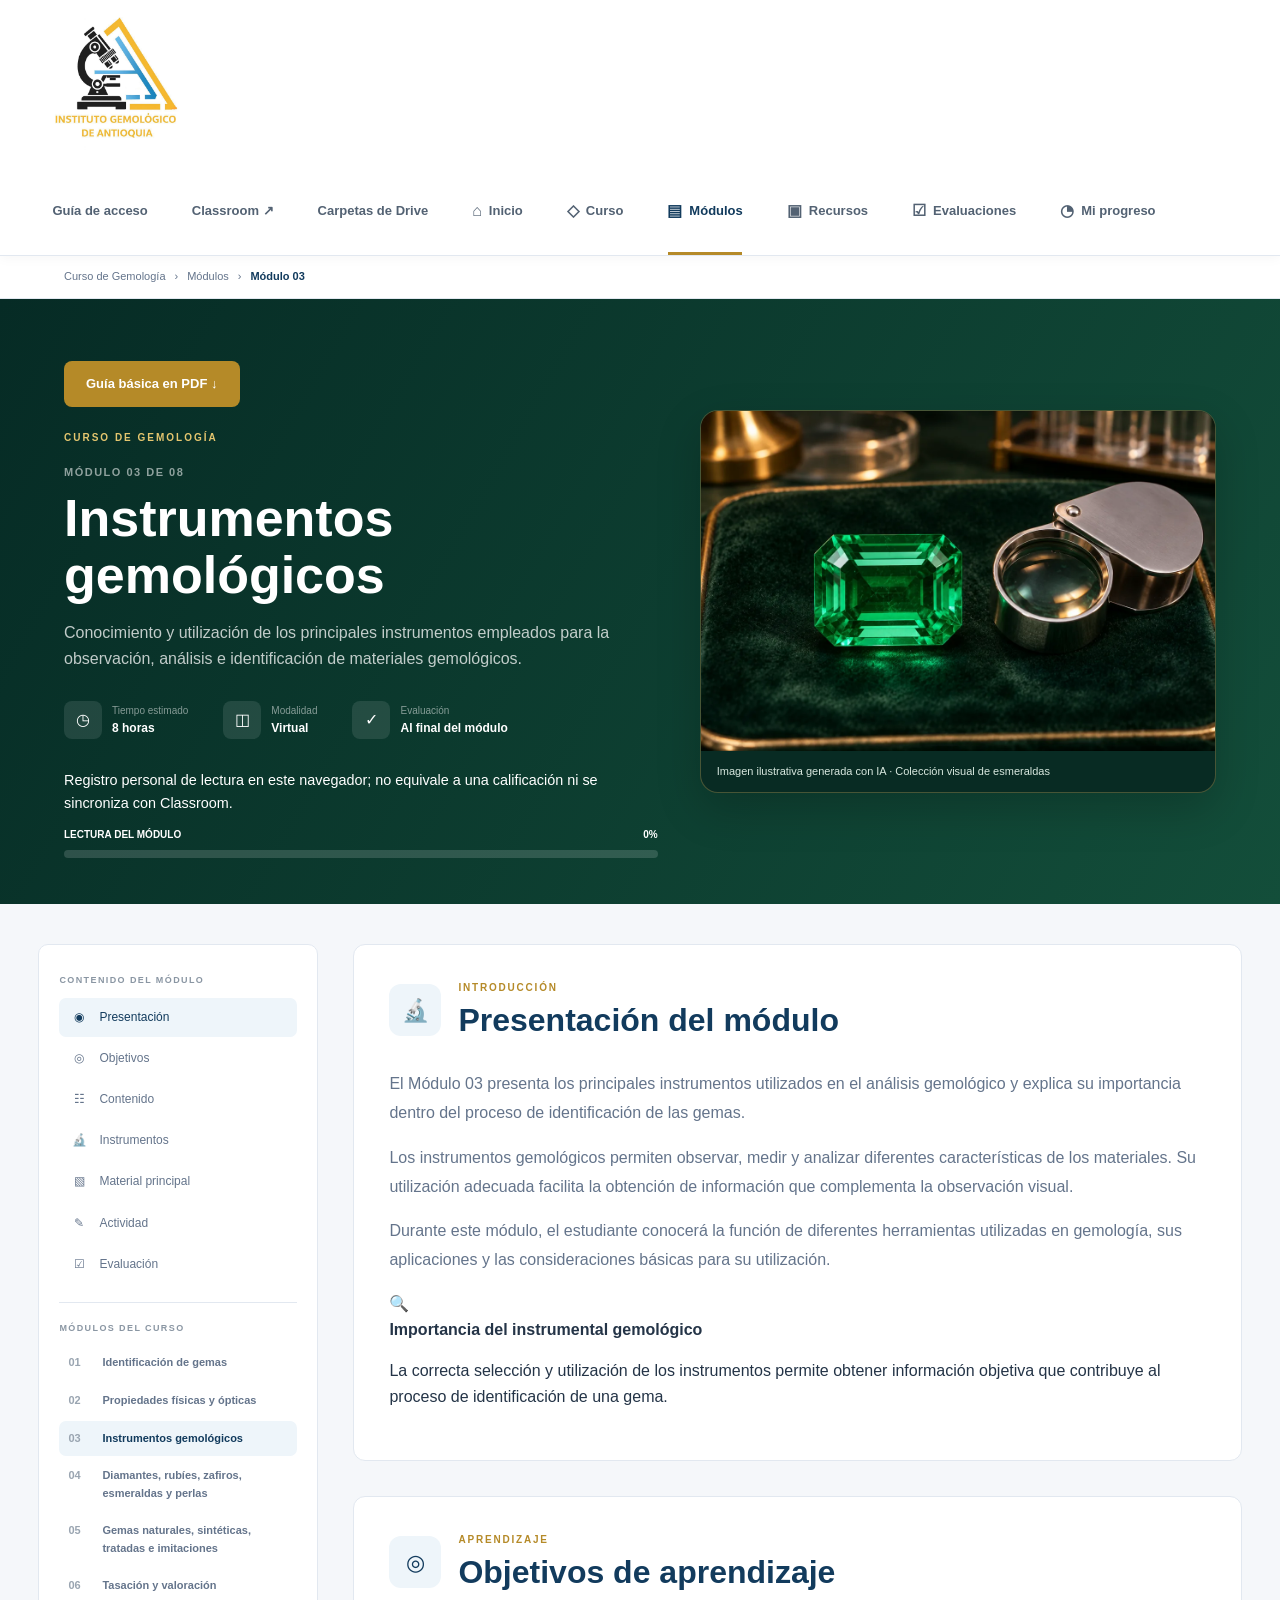
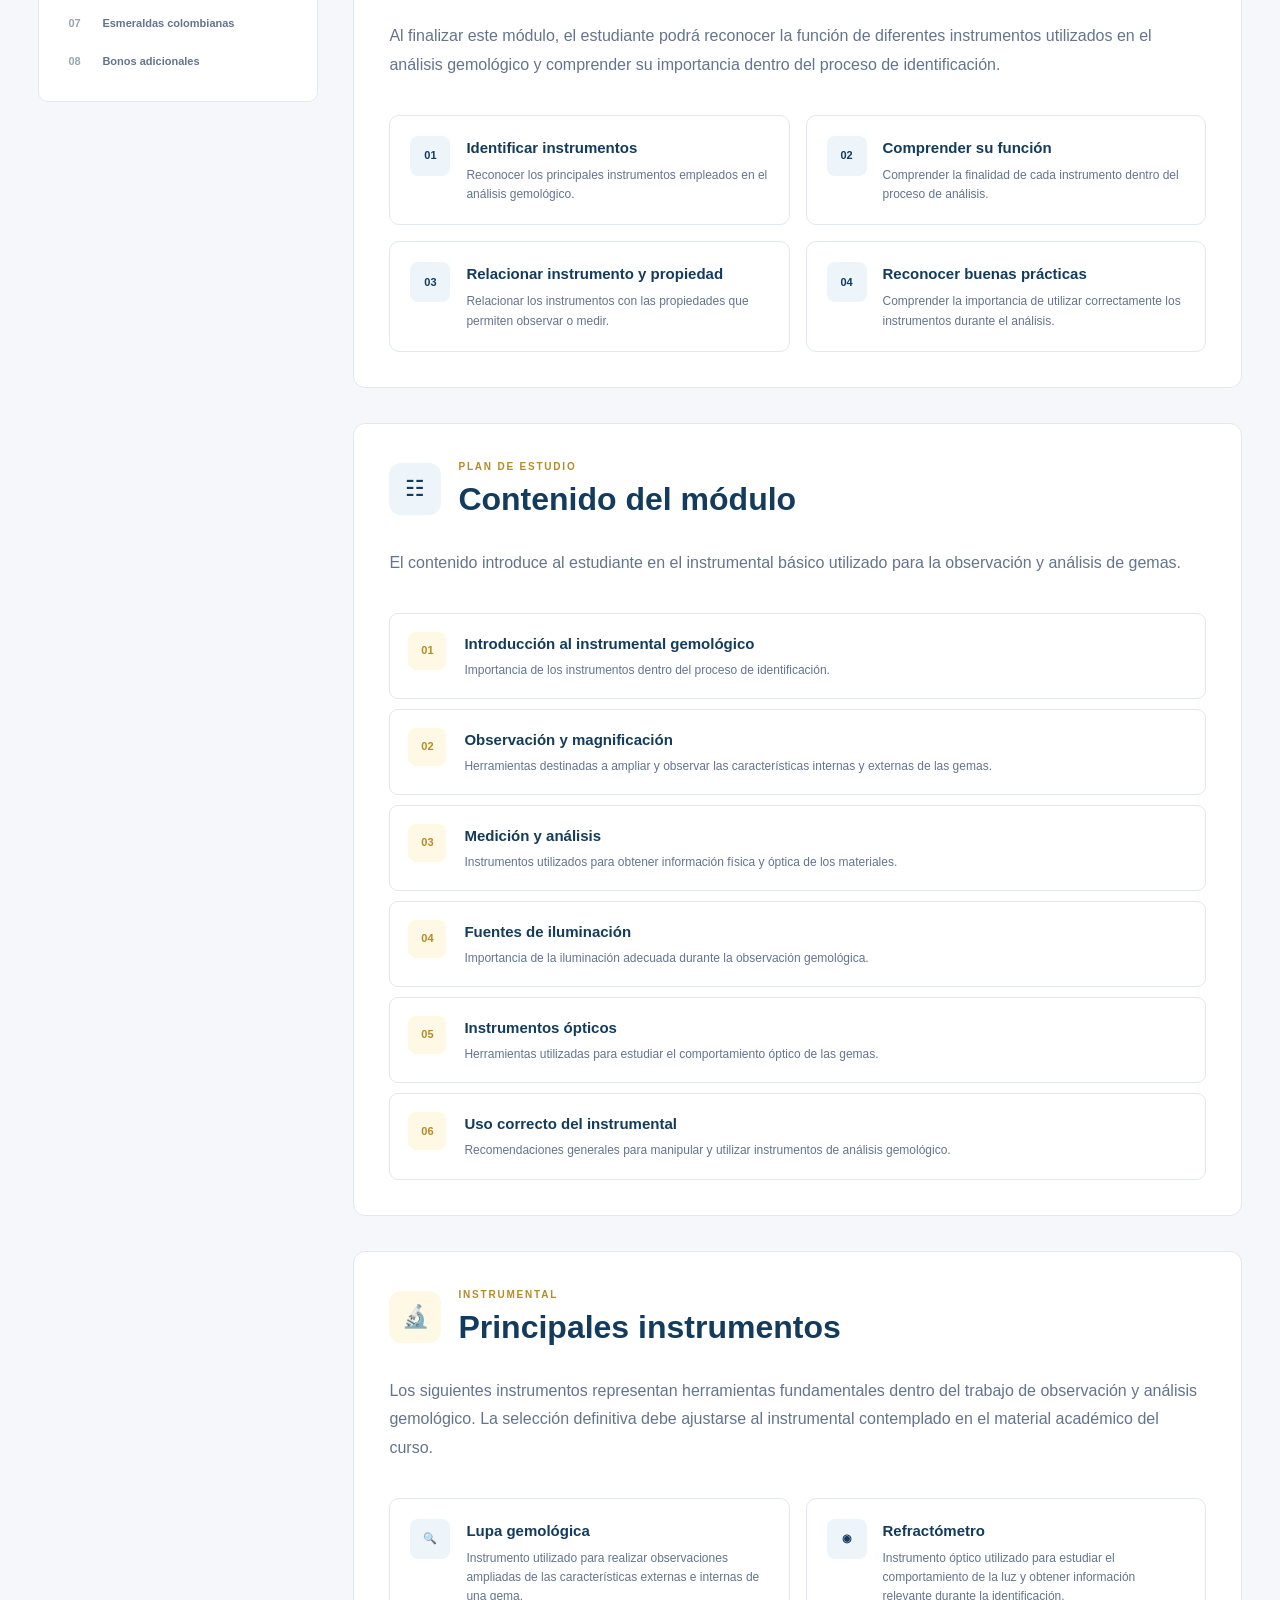
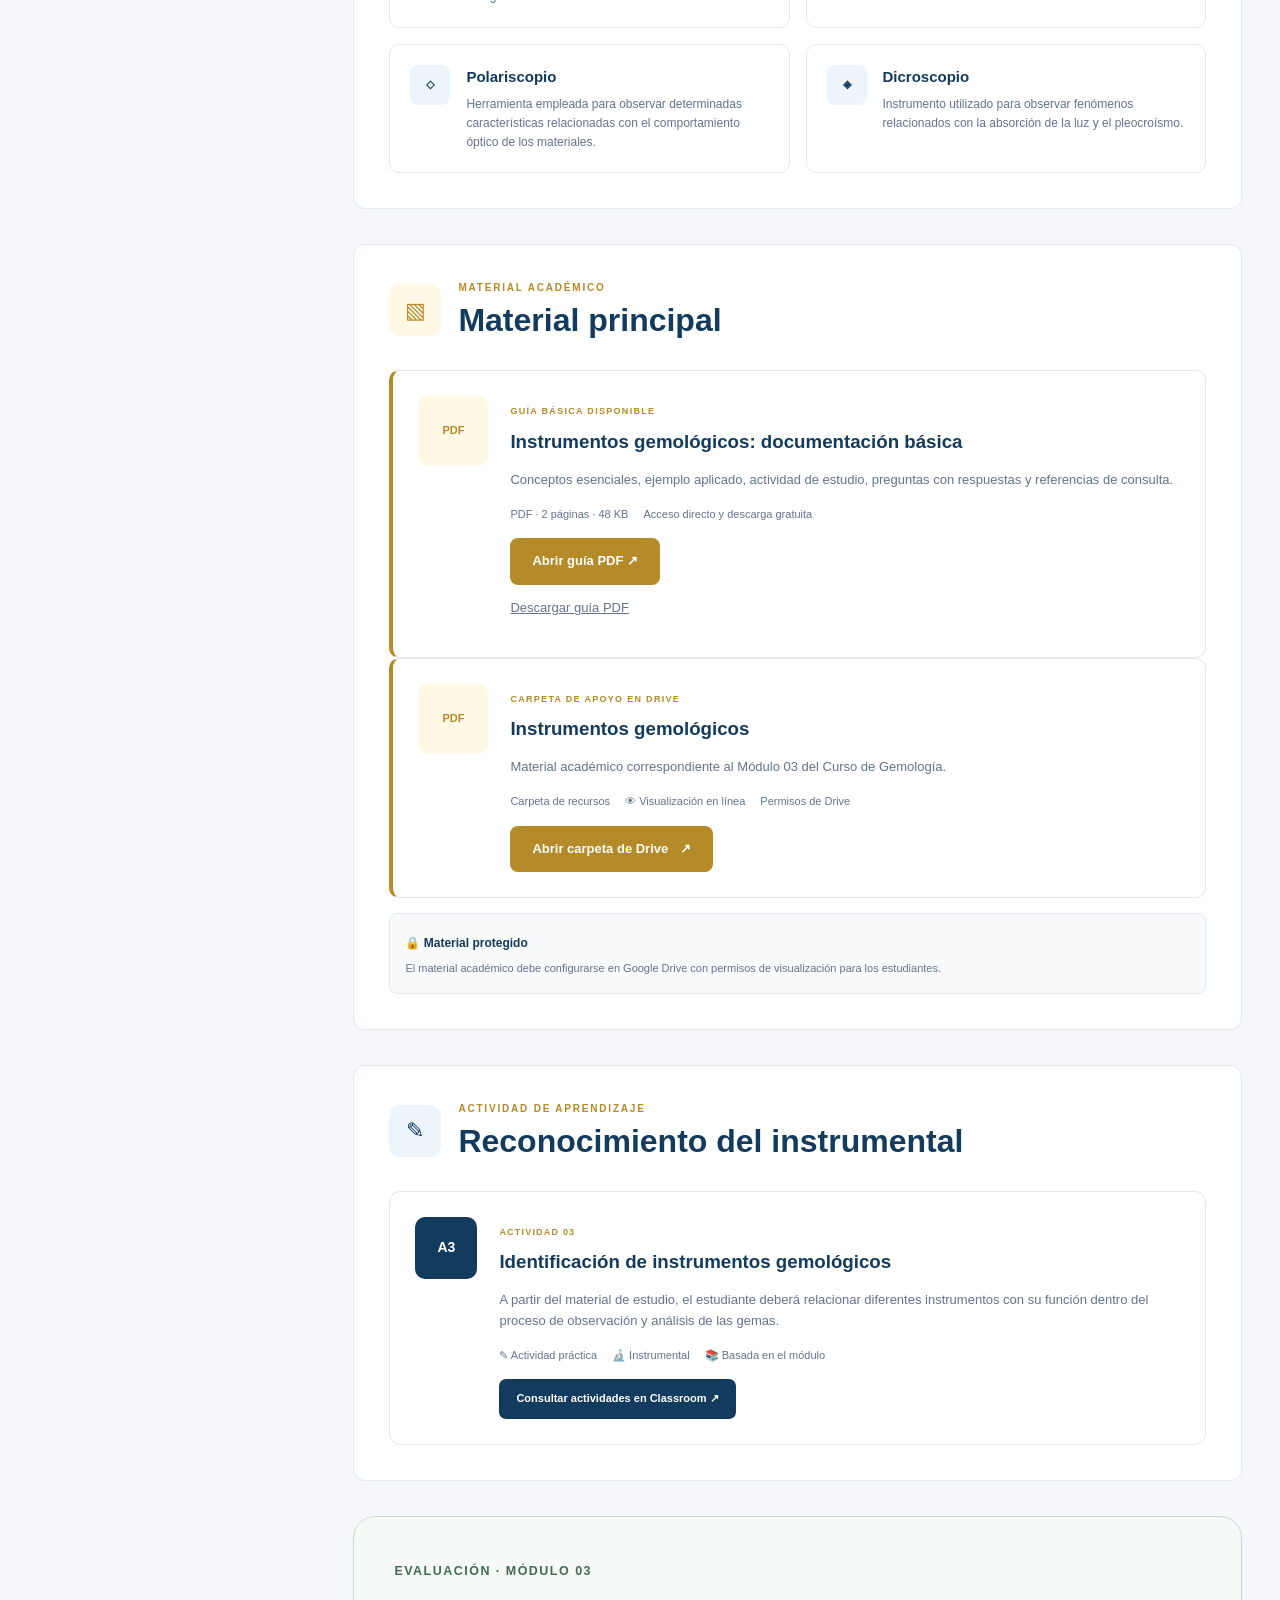
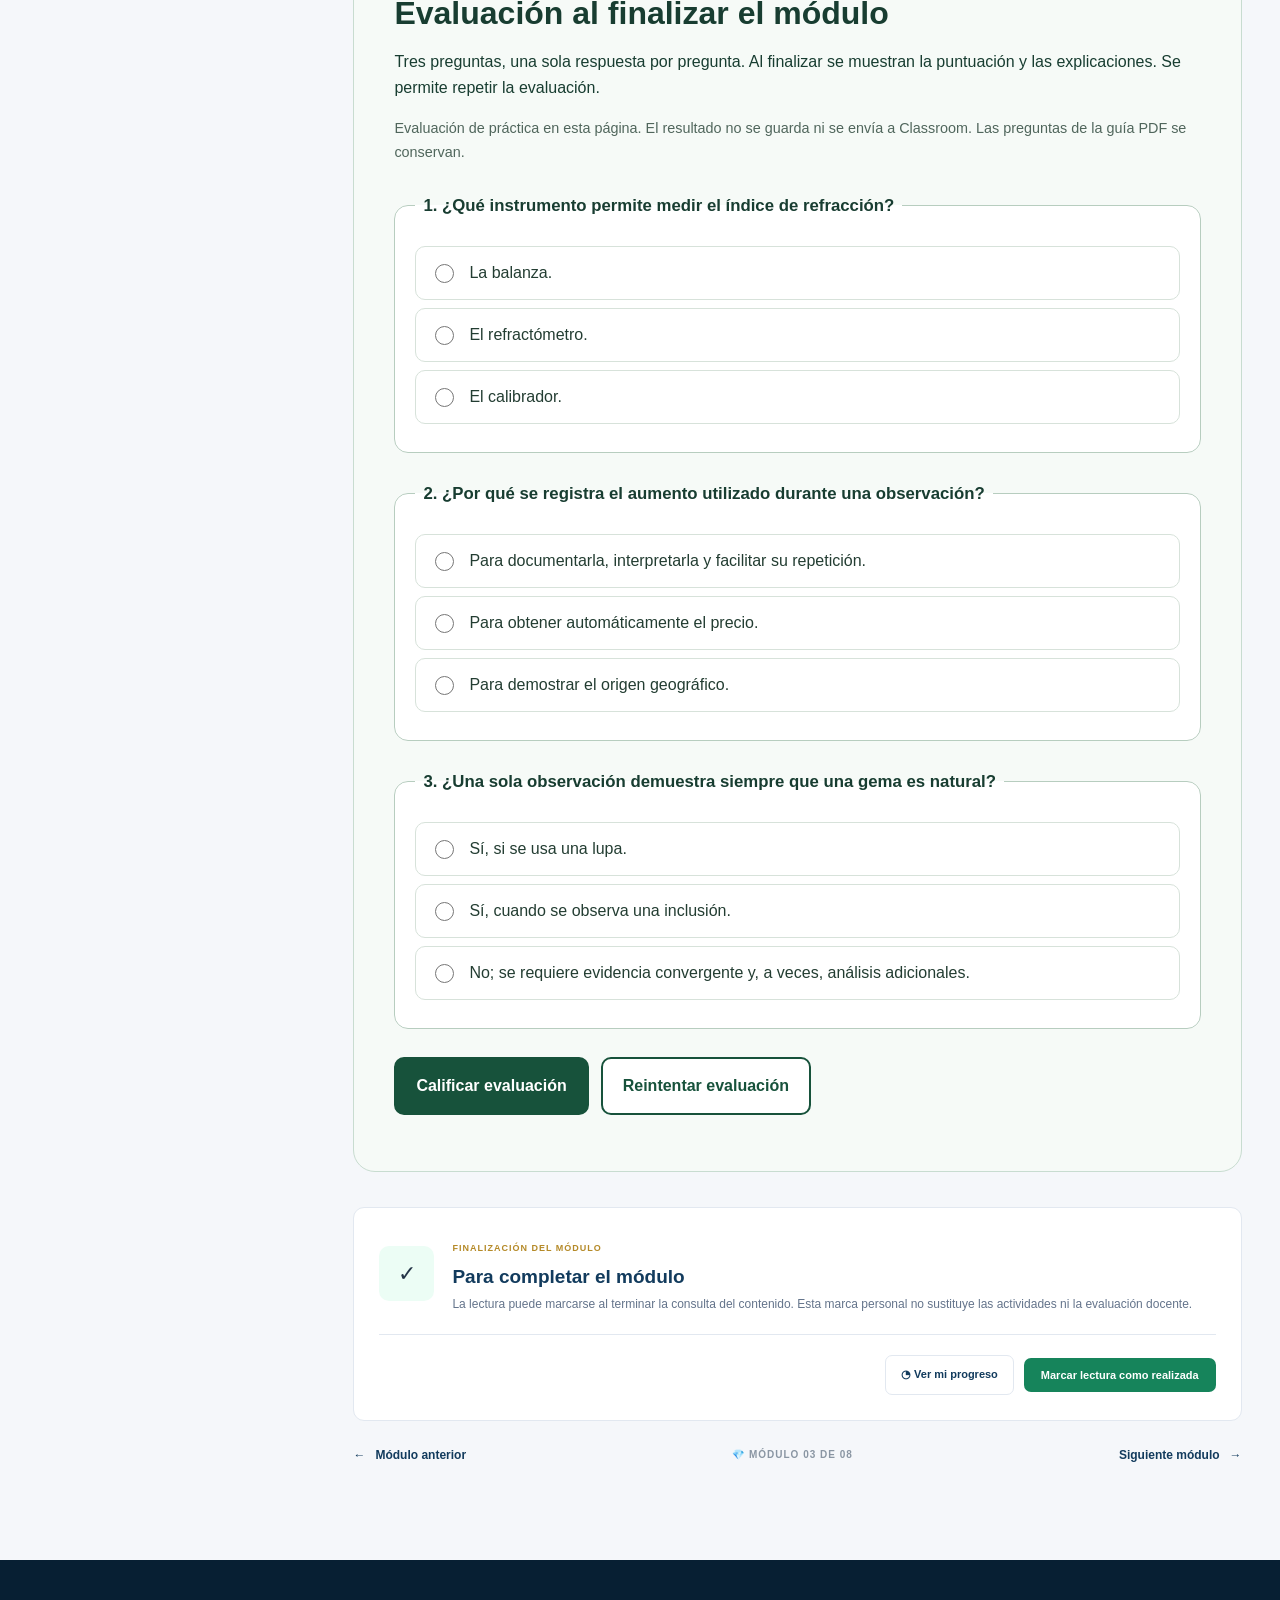
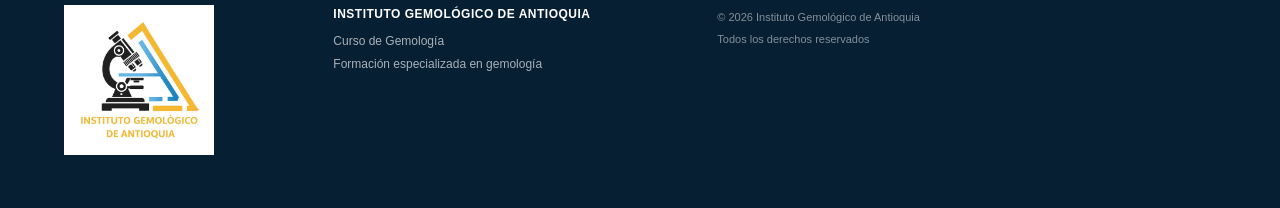
<file: modulo-03.html>
<!DOCTYPE html>
<html lang="es">

<head>

    <meta charset="UTF-8">

    <meta
        name="viewport"
        content="width=device-width, initial-scale=1.0">

    <meta
        name="description"
        content="Módulo 03 - Instrumentos Gemológicos. Curso de Gemología del Instituto Gemológico de Antioquia.">

    <title>
        Módulo 03 | Instrumentos Gemológicos
    </title>

    <link
        rel="stylesheet"
        href="estilos.css?v=quiz-1">

</head>


<body>


<!-- =====================================================
     HEADER
===================================================== -->

<header class="campus-header">

    <div class="header-container">


        <!-- LOGOTIPO INSTITUCIONAL -->

        <a
            href="index.html"
            class="brand">

            <img
                src="img/logo-iga.png?v=20261109"
                alt="Instituto Gemológico de Antioquia"
                class="brand-logo">

        </a>


        <!-- NAVEGACIÓN PRINCIPAL -->

        <nav class="main-navigation" id="navegacion-principal" aria-label="Navegación principal">
<a href="guia.html">Guía de acceso</a>
            <a href="https://classroom.google.com/c/ODY5NzM1NDYzODQ5" target="_blank" rel="noopener noreferrer">Classroom ↗</a>
            <a href="recursos.html#carpetas-drive">Carpetas de Drive</a>


            <a href="index.html">

                <span class="nav-icon">
                    ⌂
                </span>

                Inicio

            </a>


            <a href="index.html#curso">

                <span class="nav-icon">
                    ◇
                </span>

                Curso

            </a>


            <a
                href="index.html#modulos"
                class="nav-active">

                <span class="nav-icon">
                    ▤
                </span>

                Módulos

            </a>


            <a href="recursos.html">

                <span class="nav-icon">
                    ▣
                </span>

                Recursos

            </a>


            <a href="evaluaciones.html">

                <span class="nav-icon">
                    ☑
                </span>

                Evaluaciones

            </a>


            <a href="#progreso">

                <span class="nav-icon">
                    ◔
                </span>

                Mi progreso

            </a>


        </nav>


        <!-- MENÚ RESPONSIVE -->

        <button
            class="mobile-menu-button" type="button" aria-label="Abrir menú" aria-controls="navegacion-principal" aria-expanded="false"
            onclick="toggleMenu()">

            ☰

        </button>


    </div>

</header>



<!-- =====================================================
     BREADCRUMB
===================================================== -->

<div class="breadcrumb-container">

    <div class="breadcrumb">


        <a href="index.html">
            Curso de Gemología
        </a>


        <span>
            ›
        </span>


        <a href="index.html#modulos">
            Módulos
        </a>


        <span>
            ›
        </span>


        <strong>
            Módulo 03
        </strong>


    </div>

</div>



<!-- =====================================================
     CABECERA DEL MÓDULO
===================================================== -->

<section class="module-header emerald-module-header"><div class="emerald-module-layout">

    <div class="module-header-content">


        <p><a href="#guia-pdf" class="gold-button">Guía básica en PDF ↓</a></p>
<span class="module-course-label">
            CURSO DE GEMOLOGÍA
        </span>


        <div class="module-title-number">

            MÓDULO 03 DE 08

        </div>


        <h1>
            Instrumentos gemológicos
        </h1>


        <p class="module-subtitle">

            Conocimiento y utilización de los principales
            instrumentos empleados para la observación,
            análisis e identificación de materiales gemológicos.

        </p>



        <!-- INFORMACIÓN DEL MÓDULO -->

        <div class="module-meta">


            <div class="meta-item">

                <span class="meta-icon">
                    ◷
                </span>

                <div>

                    <small>
                        Tiempo estimado
                    </small>

                    <strong>
                        8 horas
                    </strong>

                </div>

            </div>



            <div class="meta-item">

                <span class="meta-icon">
                    ◫
                </span>

                <div>

                    <small>
                        Modalidad
                    </small>

                    <strong>
                        Virtual
                    </strong>

                </div>

            </div>



            <div class="meta-item">

                <span class="meta-icon">
                    ✓
                </span>

                <div>

                    <small>
                        Evaluación
                    </small>

                    <strong>
                        Al final del módulo
                    </strong>

                </div>

            </div>


        </div>



        <!-- PROGRESO -->

        <div
            class="module-progress"
            id="progreso">
<p class="progress-disclaimer">Registro personal de lectura en este navegador; no equivale a una calificación ni se sincroniza con Classroom.</p>


            <div class="progress-information">

                <span>
                    LECTURA DEL MÓDULO
                </span>


                <strong id="modulePercentage">
                    0%
                </strong>

            </div>


            <div class="progress-background">

                <div
                    id="moduleProgressBar"
                    class="progress-value">

                </div>

            </div>


        </div>


    </div>

<figure class="emerald-module-photo"><img src="img/emerald-lab-1200.webp" srcset="img/emerald-lab-600.webp 600w, img/emerald-lab-1200.webp 1200w" sizes="(max-width: 700px) 90vw, 50vw" width="1200" height="800" alt="Esmeralda tallada junto a una lupa gemológica" fetchpriority="high" decoding="async"><figcaption>Imagen ilustrativa generada con IA · Colección visual de esmeraldas</figcaption></figure></div></section>



<!-- =====================================================
     CAMPUS LAYOUT
===================================================== -->

<div class="campus-layout">



    <!-- =================================================
         SIDEBAR
    ================================================== -->

    <aside class="campus-sidebar">


        <div class="sidebar-title">
            CONTENIDO DEL MÓDULO
        </div>


        <a
            href="#presentacion"
            class="sidebar-item active">

            <span class="sidebar-icon">
                ◉
            </span>

            <span>
                Presentación
            </span>

        </a>


        <a
            href="#objetivos"
            class="sidebar-item">

            <span class="sidebar-icon">
                ◎
            </span>

            <span>
                Objetivos
            </span>

        </a>


        <a
            href="#contenido"
            class="sidebar-item">

            <span class="sidebar-icon">
                ☷
            </span>

            <span>
                Contenido
            </span>

        </a>


        <a
            href="#instrumentos"
            class="sidebar-item">

            <span class="sidebar-icon">
                🔬
            </span>

            <span>
                Instrumentos
            </span>

        </a>


        <a
            href="#material"
            class="sidebar-item">

            <span class="sidebar-icon">
                ▧
            </span>

            <span>
                Material principal
            </span>

        </a>


        <a
            href="#actividad"
            class="sidebar-item">

            <span class="sidebar-icon">
                ✎
            </span>

            <span>
                Actividad
            </span>

        </a>


        <a
            href="#evaluacion"
            class="sidebar-item">

            <span class="sidebar-icon">
                ☑
            </span>

            <span>
                Evaluación
            </span>

        </a>



        <div class="sidebar-divider"></div>



        <!-- =================================================
             MÓDULOS DEL CURSO
        ================================================== -->

        <div class="sidebar-title">
            MÓDULOS DEL CURSO
        </div>



        <a
            href="modulo-01.html"
            class="course-module">

            <span>
                01
            </span>

            <strong>
                Identificación de gemas
            </strong>

        </a>



        <a
            href="modulo-02.html"
            class="course-module">

            <span>
                02
            </span>

            <strong>
                Propiedades físicas y ópticas
            </strong>

        </a>



        <a
            href="modulo-03.html"
            class="course-module active-course-module">

            <span>
                03
            </span>

            <strong>
                Instrumentos gemológicos
            </strong>

        </a>



        <a
            href="modulo-04.html"
            class="course-module">

            <span>
                04
            </span>

            <strong>
                Diamantes, rubíes, zafiros,
                esmeraldas y perlas
            </strong>

        </a>



        <a
            href="modulo-05.html"
            class="course-module">

            <span>
                05
            </span>

            <strong>
                Gemas naturales, sintéticas,
                tratadas e imitaciones
            </strong>

        </a>



        <a
            href="modulo-06.html"
            class="course-module">

            <span>
                06
            </span>

            <strong>
                Tasación y valoración
            </strong>

        </a>



        <a
            href="modulo-07.html"
            class="course-module">

            <span>
                07
            </span>

            <strong>
                Esmeraldas colombianas
            </strong>

        </a>



        <a
            href="modulo-08.html"
            class="course-module">

            <span>
                08
            </span>

            <strong>
                Bonos adicionales
            </strong>

        </a>


    </aside>



    <!-- =================================================
         ÁREA DE APRENDIZAJE
    ================================================== -->

    <main class="learning-area">



        <!-- =================================================
             PRESENTACIÓN
        ================================================== -->

        <section
            id="presentacion"
            class="academic-section">


            <div class="section-heading">


                <div class="heading-icon blue">
                    🔬
                </div>


                <div>

                    <span>
                        INTRODUCCIÓN
                    </span>


                    <h2>
                        Presentación del módulo
                    </h2>

                </div>


            </div>



            <div class="academic-text">


                <p>

                    El Módulo 03 presenta los principales
                    instrumentos utilizados en el análisis
                    gemológico y explica su importancia dentro
                    del proceso de identificación de las gemas.

                </p>


                <p>

                    Los instrumentos gemológicos permiten
                    observar, medir y analizar diferentes
                    características de los materiales.
                    Su utilización adecuada facilita la
                    obtención de información que complementa
                    la observación visual.

                </p>


                <p>

                    Durante este módulo, el estudiante
                    conocerá la función de diferentes
                    herramientas utilizadas en gemología,
                    sus aplicaciones y las consideraciones
                    básicas para su utilización.

                </p>


            </div>



            <div class="info-callout">


                <div class="callout-icon">
                    🔍
                </div>


                <div>

                    <strong>
                        Importancia del instrumental gemológico
                    </strong>


                    <p>

                        La correcta selección y utilización
                        de los instrumentos permite obtener
                        información objetiva que contribuye
                        al proceso de identificación de una gema.

                    </p>

                </div>


            </div>


        </section>



        <!-- =================================================
             OBJETIVOS
        ================================================== -->

        <section
            id="objetivos"
            class="academic-section">


            <div class="section-heading">


                <div class="heading-icon blue">
                    ◎
                </div>


                <div>

                    <span>
                        APRENDIZAJE
                    </span>


                    <h2>
                        Objetivos de aprendizaje
                    </h2>

                </div>


            </div>



            <p class="section-introduction">

                Al finalizar este módulo, el estudiante
                podrá reconocer la función de diferentes
                instrumentos utilizados en el análisis
                gemológico y comprender su importancia
                dentro del proceso de identificación.

            </p>



            <div class="objectives-grid">


                <article class="objective-card">


                    <div class="objective-number">
                        01
                    </div>


                    <div>

                        <h3>
                            Identificar instrumentos
                        </h3>


                        <p>

                            Reconocer los principales
                            instrumentos empleados en
                            el análisis gemológico.

                        </p>

                    </div>


                </article>



                <article class="objective-card">


                    <div class="objective-number">
                        02
                    </div>


                    <div>

                        <h3>
                            Comprender su función
                        </h3>


                        <p>

                            Comprender la finalidad de
                            cada instrumento dentro del
                            proceso de análisis.

                        </p>

                    </div>


                </article>



                <article class="objective-card">


                    <div class="objective-number">
                        03
                    </div>


                    <div>

                        <h3>
                            Relacionar instrumento y propiedad
                        </h3>


                        <p>

                            Relacionar los instrumentos
                            con las propiedades que permiten
                            observar o medir.

                        </p>

                    </div>


                </article>



                <article class="objective-card">


                    <div class="objective-number">
                        04
                    </div>


                    <div>

                        <h3>
                            Reconocer buenas prácticas
                        </h3>


                        <p>

                            Comprender la importancia de
                            utilizar correctamente los
                            instrumentos durante el análisis.

                        </p>

                    </div>


                </article>


            </div>


        </section>



        <!-- =================================================
             CONTENIDO
        ================================================== -->

        <section
            id="contenido"
            class="academic-section">


            <div class="section-heading">


                <div class="heading-icon blue">
                    ☷
                </div>


                <div>

                    <span>
                        PLAN DE ESTUDIO
                    </span>


                    <h2>
                        Contenido del módulo
                    </h2>

                </div>


            </div>



            <p class="section-introduction">

                El contenido introduce al estudiante
                en el instrumental básico utilizado
                para la observación y análisis de gemas.

            </p>



            <div class="topic-list">



                <div class="topic-row">


                    <span class="topic-number">
                        01
                    </span>


                    <div>

                        <h3>
                            Introducción al instrumental gemológico
                        </h3>


                        <p>

                            Importancia de los instrumentos
                            dentro del proceso de identificación.

                        </p>

                    </div>


                </div>



                <div class="topic-row">


                    <span class="topic-number">
                        02
                    </span>


                    <div>

                        <h3>
                            Observación y magnificación
                        </h3>


                        <p>

                            Herramientas destinadas a ampliar
                            y observar las características
                            internas y externas de las gemas.

                        </p>

                    </div>


                </div>



                <div class="topic-row">


                    <span class="topic-number">
                        03
                    </span>


                    <div>

                        <h3>
                            Medición y análisis
                        </h3>


                        <p>

                            Instrumentos utilizados para
                            obtener información física y
                            óptica de los materiales.

                        </p>

                    </div>


                </div>



                <div class="topic-row">


                    <span class="topic-number">
                        04
                    </span>


                    <div>

                        <h3>
                            Fuentes de iluminación
                        </h3>


                        <p>

                            Importancia de la iluminación
                            adecuada durante la observación
                            gemológica.

                        </p>

                    </div>


                </div>



                <div class="topic-row">


                    <span class="topic-number">
                        05
                    </span>


                    <div>

                        <h3>
                            Instrumentos ópticos
                        </h3>


                        <p>

                            Herramientas utilizadas para
                            estudiar el comportamiento
                            óptico de las gemas.

                        </p>

                    </div>


                </div>



                <div class="topic-row">


                    <span class="topic-number">
                        06
                    </span>


                    <div>

                        <h3>
                            Uso correcto del instrumental
                        </h3>


                        <p>

                            Recomendaciones generales para
                            manipular y utilizar instrumentos
                            de análisis gemológico.

                        </p>

                    </div>


                </div>


            </div>


        </section>



        <!-- =================================================
             INSTRUMENTOS
        ================================================== -->

        <section
            id="instrumentos"
            class="academic-section">


            <div class="section-heading">


                <div class="heading-icon gold">
                    🔬
                </div>


                <div>

                    <span>
                        INSTRUMENTAL
                    </span>


                    <h2>
                        Principales instrumentos
                    </h2>

                </div>


            </div>



            <p class="section-introduction">

                Los siguientes instrumentos representan
                herramientas fundamentales dentro del
                trabajo de observación y análisis gemológico.
                La selección definitiva debe ajustarse al
                instrumental contemplado en el material
                académico del curso.

            </p>



            <div class="objectives-grid">



                <article class="objective-card">


                    <div class="objective-number">
                        🔍
                    </div>


                    <div>

                        <h3>
                            Lupa gemológica
                        </h3>


                        <p>

                            Instrumento utilizado para realizar
                            observaciones ampliadas de las
                            características externas e internas
                            de una gema.

                        </p>

                    </div>


                </article>



                <article class="objective-card">


                    <div class="objective-number">
                        ◉
                    </div>


                    <div>

                        <h3>
                            Refractómetro
                        </h3>


                        <p>

                            Instrumento óptico utilizado para
                            estudiar el comportamiento de la
                            luz y obtener información relevante
                            durante la identificación.

                        </p>

                    </div>


                </article>



                <article class="objective-card">


                    <div class="objective-number">
                        ◇
                    </div>


                    <div>

                        <h3>
                            Polariscopio
                        </h3>


                        <p>

                            Herramienta empleada para observar
                            determinadas características
                            relacionadas con el comportamiento
                            óptico de los materiales.

                        </p>

                    </div>


                </article>



                <article class="objective-card">


                    <div class="objective-number">
                        ◈
                    </div>


                    <div>

                        <h3>
                            Dicroscopio
                        </h3>


                        <p>

                            Instrumento utilizado para observar
                            fenómenos relacionados con la
                            absorción de la luz y el pleocroísmo.

                        </p>

                    </div>


                </article>



            </div>


        </section>



        <!-- =================================================
             MATERIAL
        ================================================== -->

        <section
            id="material"
            class="academic-section">


            <div class="section-heading">


                <div class="heading-icon gold">
                    ▧
                </div>


                <div>

                    <span>
                        MATERIAL ACADÉMICO
                    </span>


                    <h2>
                        Material principal
                    </h2>

                </div>


            </div>



            <article class="material-main-card" id="guia-pdf">
 <div class="pdf-icon" aria-hidden="true">PDF</div>
 <div class="material-information">
 <span class="material-type">GUÍA BÁSICA DISPONIBLE</span>
 <h3>Instrumentos gemológicos: documentación básica</h3>
 <p>Conceptos esenciales, ejemplo aplicado, actividad de estudio, preguntas con respuestas y referencias de consulta.</p>
 <div class="material-details"><span>PDF · 2 páginas · 48 KB</span><span>Acceso directo y descarga gratuita</span></div>
 <a class="gold-button" href="docs/modulo-03-guia-basica.pdf" target="_blank" rel="noopener noreferrer" aria-label="Abrir guía básica del módulo 03 en PDF (nueva pestaña)">Abrir guía PDF ↗</a>
 <p><a href="docs/modulo-03-guia-basica.pdf" download>Descargar guía PDF</a></p>
 </div></article>
<div class="material-main-card">


                <div class="pdf-icon">
                    PDF
                </div>


                <div class="material-information">


                    <span class="material-type">
                        CARPETA DE APOYO EN DRIVE
                    </span>


                    <h3>
                        Instrumentos gemológicos
                    </h3>


                    <p>

                        Material académico correspondiente
                        al Módulo 03 del Curso de Gemología.

                    </p>



                    <div class="material-details">


                        <span>
                            Carpeta de recursos
                        </span>


                        <span>
                            👁 Visualización en línea
                        </span>


                        <span>
                            Permisos de Drive
                        </span>


                    </div>



                    <a
                        href="https://drive.google.com/drive/folders/17eYpViwaJ55akYiyN0NxHGFlr4k-IS2R"
                        target="_blank"
                        rel="noopener noreferrer"
                        class="gold-button">

                        Abrir carpeta de Drive


                        <span>
                            ↗
                        </span>


                    </a>


                </div>


            </div>



            <div class="security-notice">


                <strong>
                    🔒 Material protegido
                </strong>


                <p>

                    El material académico debe configurarse
                    en Google Drive con permisos de
                    visualización para los estudiantes.

                </p>


            </div>


        </section>



        <!-- =================================================
             ACTIVIDAD
        ================================================== -->

        <section
            id="actividad"
            class="academic-section">


            <div class="section-heading">


                <div class="heading-icon blue">
                    ✎
                </div>


                <div>

                    <span>
                        ACTIVIDAD DE APRENDIZAJE
                    </span>


                    <h2>
                        Reconocimiento del instrumental
                    </h2>

                </div>


            </div>



            <div class="activity-card">


                <div class="activity-badge">
                    A3
                </div>



                <div class="activity-content">


                    <span>
                        ACTIVIDAD 03
                    </span>


                    <h3>
                        Identificación de instrumentos gemológicos
                    </h3>


                    <p>

                        A partir del material de estudio,
                        el estudiante deberá relacionar
                        diferentes instrumentos con su
                        función dentro del proceso de
                        observación y análisis de las gemas.

                    </p>



                    <div class="activity-meta">


                        <span>
                            ✎ Actividad práctica
                        </span>


                        <span>
                            🔬 Instrumental
                        </span>


                        <span>
                            📚 Basada en el módulo
                        </span>


                    </div>



                    <a
                        href="https://classroom.google.com/w/ODY5NzM1NDYzODQ5/t/all" target="_blank" rel="noopener noreferrer"
                        class="blue-button">Consultar actividades en Classroom ↗</a>


                </div>


            </div>


        </section>



        <!-- =================================================
             EVALUACIÓN
        ================================================== -->

        <section id="evaluacion" class="academic-section module-quiz" aria-labelledby="quiz-title"><span class="quiz-eyebrow">EVALUACIÓN · MÓDULO 03</span><h2 id="quiz-title">Evaluación al finalizar el módulo</h2><p>Tres preguntas, una sola respuesta por pregunta. Al finalizar se muestran la puntuación y las explicaciones. Se permite repetir la evaluación.</p><p class="quiz-note">Evaluación de práctica en esta página. El resultado no se guarda ni se envía a Classroom. Las preguntas de la guía PDF se conservan.</p><form class="quiz-form"><fieldset data-answer="1"><legend>1. ¿Qué instrumento permite medir el índice de refracción?</legend><label class="quiz-option"><input type="radio" name="q1" value="0" required> <span>La balanza.</span></label><label class="quiz-option"><input type="radio" name="q1" value="1" required> <span>El refractómetro.</span></label><label class="quiz-option"><input type="radio" name="q1" value="2" required> <span>El calibrador.</span></label><p class="quiz-feedback" hidden data-explanation="El refractómetro se utiliza para medir el índice de refracción dentro de sus límites instrumentales."></p></fieldset><fieldset data-answer="0"><legend>2. ¿Por qué se registra el aumento utilizado durante una observación?</legend><label class="quiz-option"><input type="radio" name="q2" value="0" required> <span>Para documentarla, interpretarla y facilitar su repetición.</span></label><label class="quiz-option"><input type="radio" name="q2" value="1" required> <span>Para obtener automáticamente el precio.</span></label><label class="quiz-option"><input type="radio" name="q2" value="2" required> <span>Para demostrar el origen geográfico.</span></label><p class="quiz-feedback" hidden data-explanation="El aumento y las condiciones de observación son parte del registro técnico reproducible."></p></fieldset><fieldset data-answer="2"><legend>3. ¿Una sola observación demuestra siempre que una gema es natural?</legend><label class="quiz-option"><input type="radio" name="q3" value="0" required> <span>Sí, si se usa una lupa.</span></label><label class="quiz-option"><input type="radio" name="q3" value="1" required> <span>Sí, cuando se observa una inclusión.</span></label><label class="quiz-option"><input type="radio" name="q3" value="2" required> <span>No; se requiere evidencia convergente y, a veces, análisis adicionales.</span></label><p class="quiz-feedback" hidden data-explanation="Ninguna observación aislada debe convertirse automáticamente en una conclusión sobre naturalidad."></p></fieldset><div class="quiz-actions"><button class="quiz-submit" type="submit">Calificar evaluación</button><button class="quiz-reset" type="reset">Reintentar evaluación</button></div><p class="quiz-result" role="status" tabindex="-1"></p></form><noscript>La calificación automática requiere JavaScript. Las preguntas pueden resolverse con apoyo de la guía PDF.</noscript></section>



        <!-- =================================================
             FINALIZACIÓN
        ================================================== -->

        <section class="completion-card">


            <div class="completion-information">


                <div class="completion-icon">
                    ✓
                </div>


                <div>


                    <span>
                        FINALIZACIÓN DEL MÓDULO
                    </span>


                    <h2>
                        Para completar el módulo
                    </h2>


                    <p>La lectura puede marcarse al terminar la consulta del contenido. Esta marca personal no sustituye las actividades ni la evaluación docente.</p>


                </div>


            </div>



            <div class="completion-actions">


                <a
                    href="#progreso"
                    class="progress-button">

                    ◔ Ver mi progreso

                </a>



                <button
                    onclick="alternarLectura(3)"
                    class="complete-button">

                    ✓ Marcar lectura como realizada

                </button>


            </div>


        </section>



        <!-- =================================================
             NAVEGACIÓN ENTRE MÓDULOS
        ================================================== -->

        <div class="module-navigation">


            <a
                href="modulo-02.html"
                class="previous-module">

                ←

                <span>
                    Módulo anterior
                </span>

            </a>



            <div class="current-module">

                <span>
                    💎
                </span>

                MÓDULO 03 DE 08

            </div>



            <a
                href="modulo-04.html"
                class="next-module">

                <span>
                    Siguiente módulo
                </span>

                →

            </a>


        </div>


    </main>

</div>



<!-- =====================================================
     FOOTER
===================================================== -->

<footer class="campus-footer">


    <div class="footer-container">


        <div class="footer-brand">

            <img
                src="img/logo-iga.png?v=20261109"
                alt="Instituto Gemológico de Antioquia">

        </div>



        <div class="footer-information">


            <strong>
                INSTITUTO GEMOLÓGICO DE ANTIOQUIA
            </strong>


            <p>
                Curso de Gemología
            </p>


            <p>
                Formación especializada en gemología
            </p>


        </div>



        <div class="footer-copy">


            <p>
                © 2026 Instituto Gemológico de Antioquia
            </p>


            <p>
                Todos los derechos reservados
            </p>


        </div>


    </div>

</footer>



<script src="script.js"></script>


<script src="evaluaciones.js?v=quiz-1"></script>
</body>

</html>
</file>
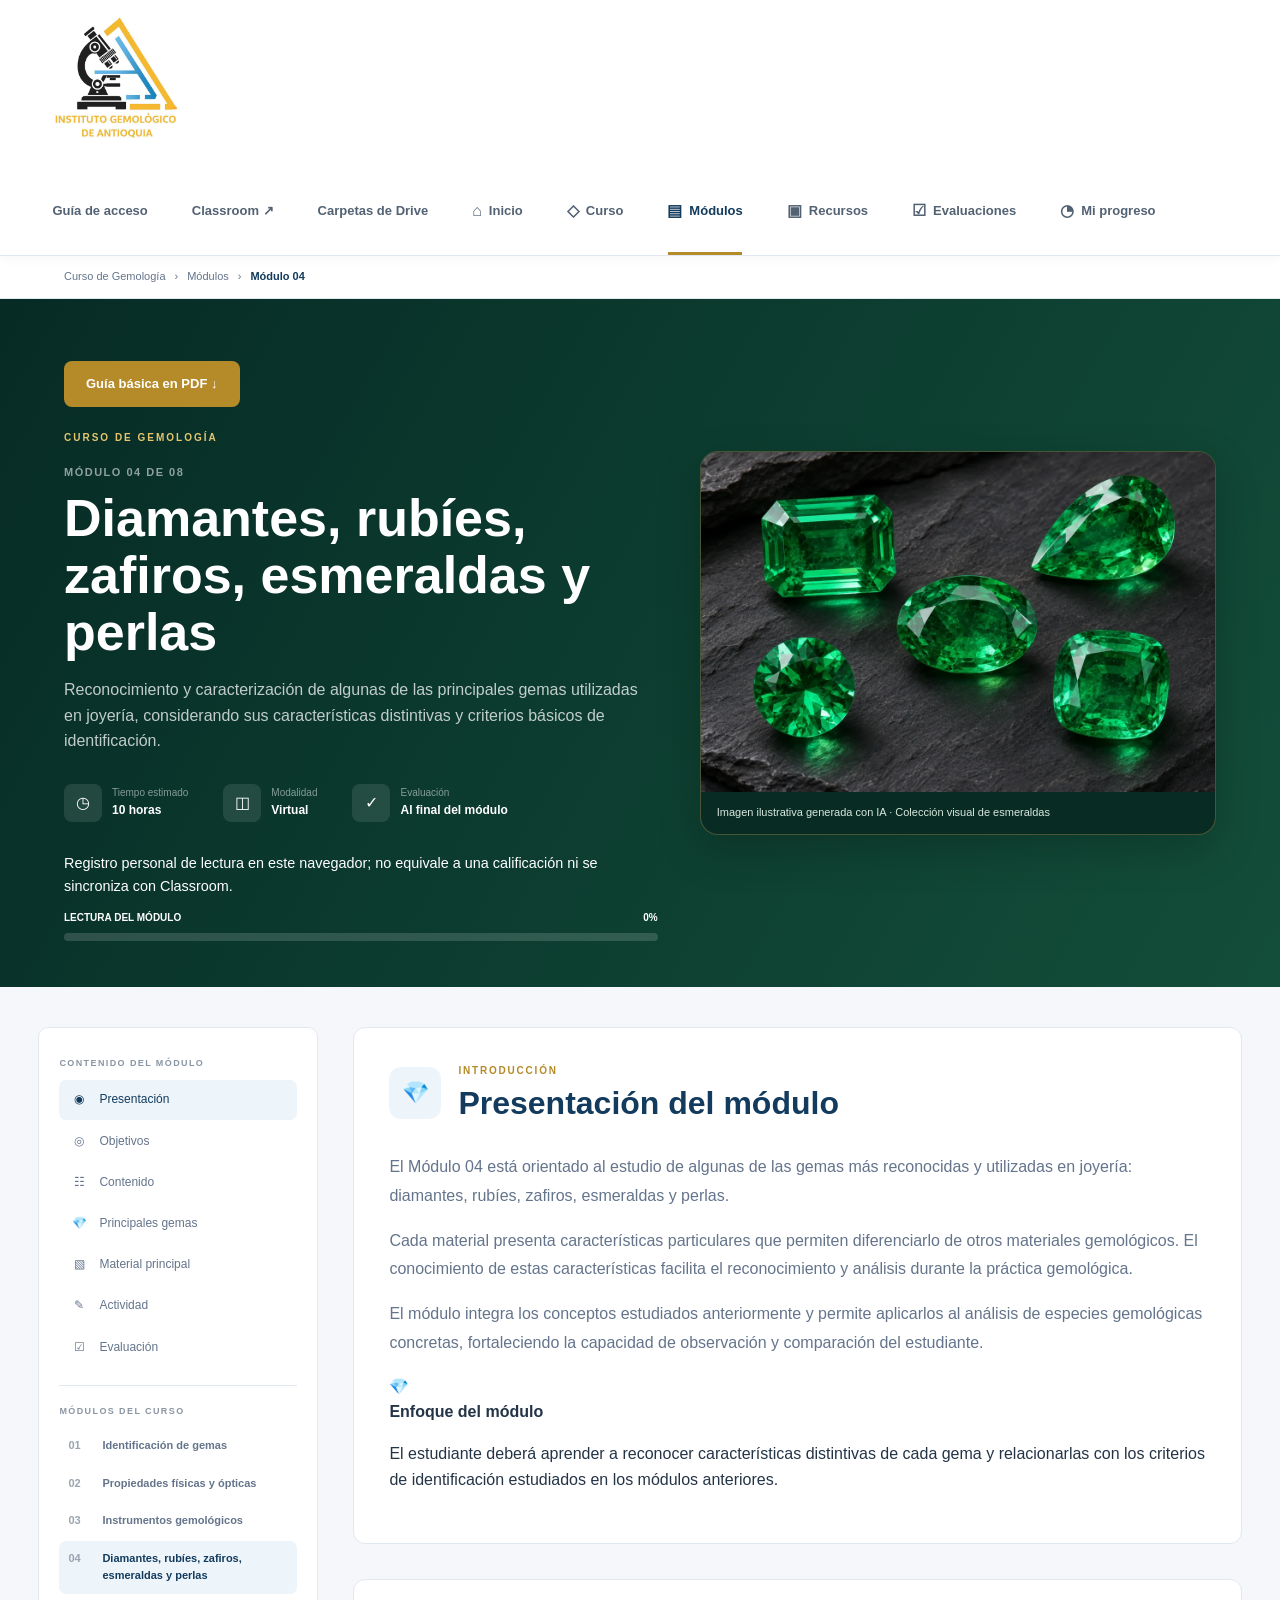
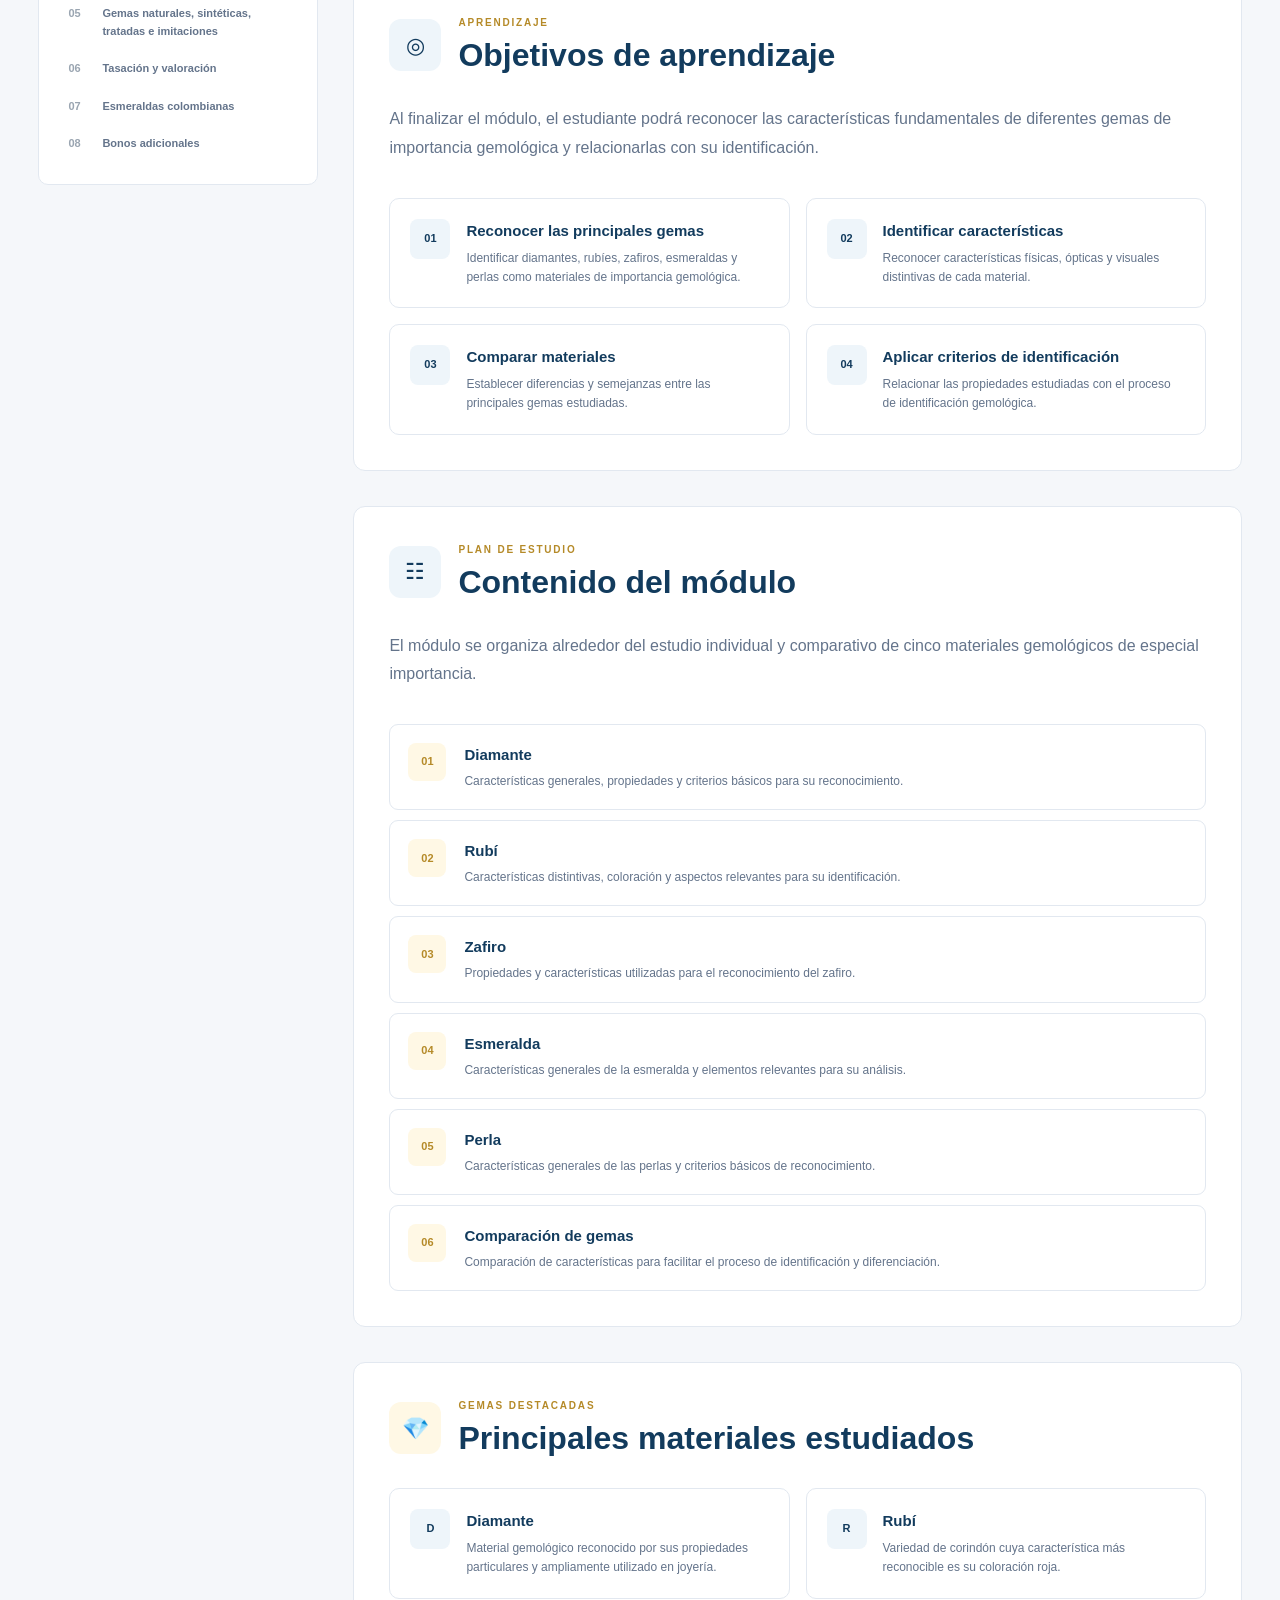
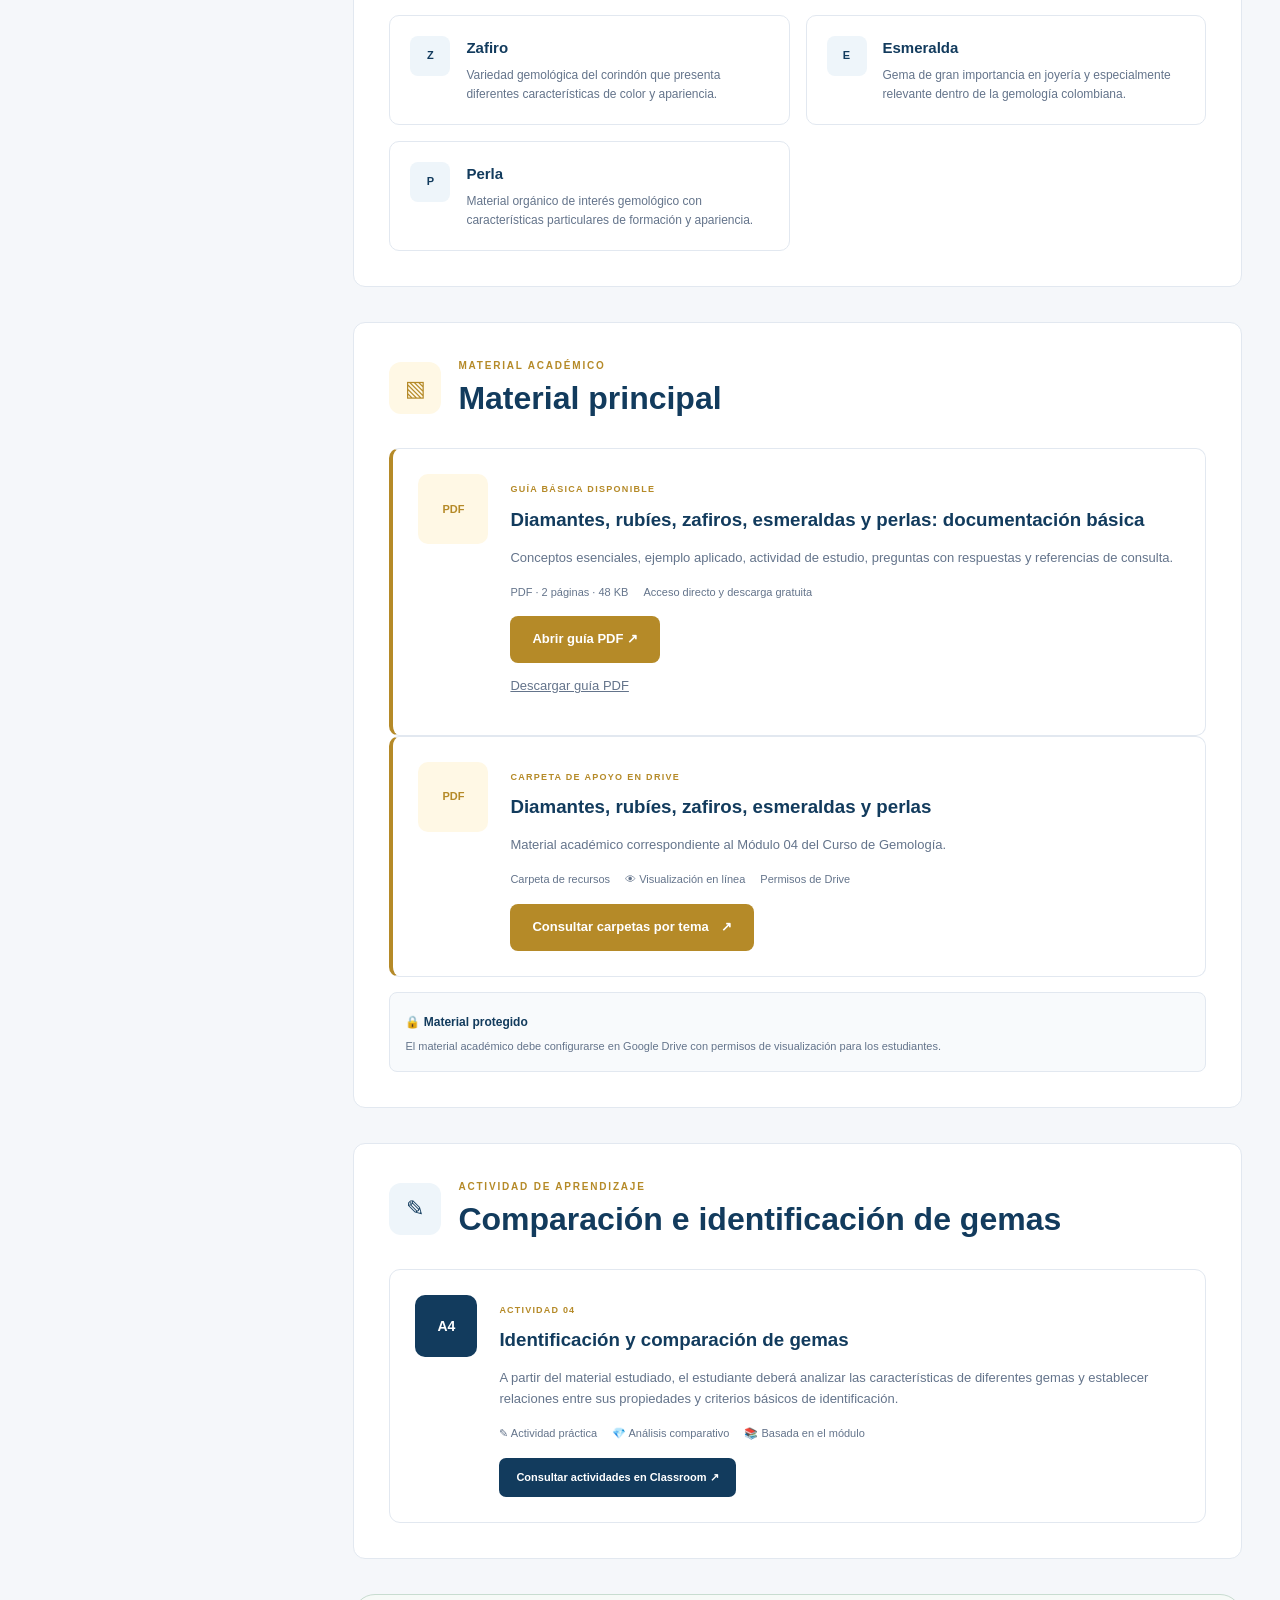
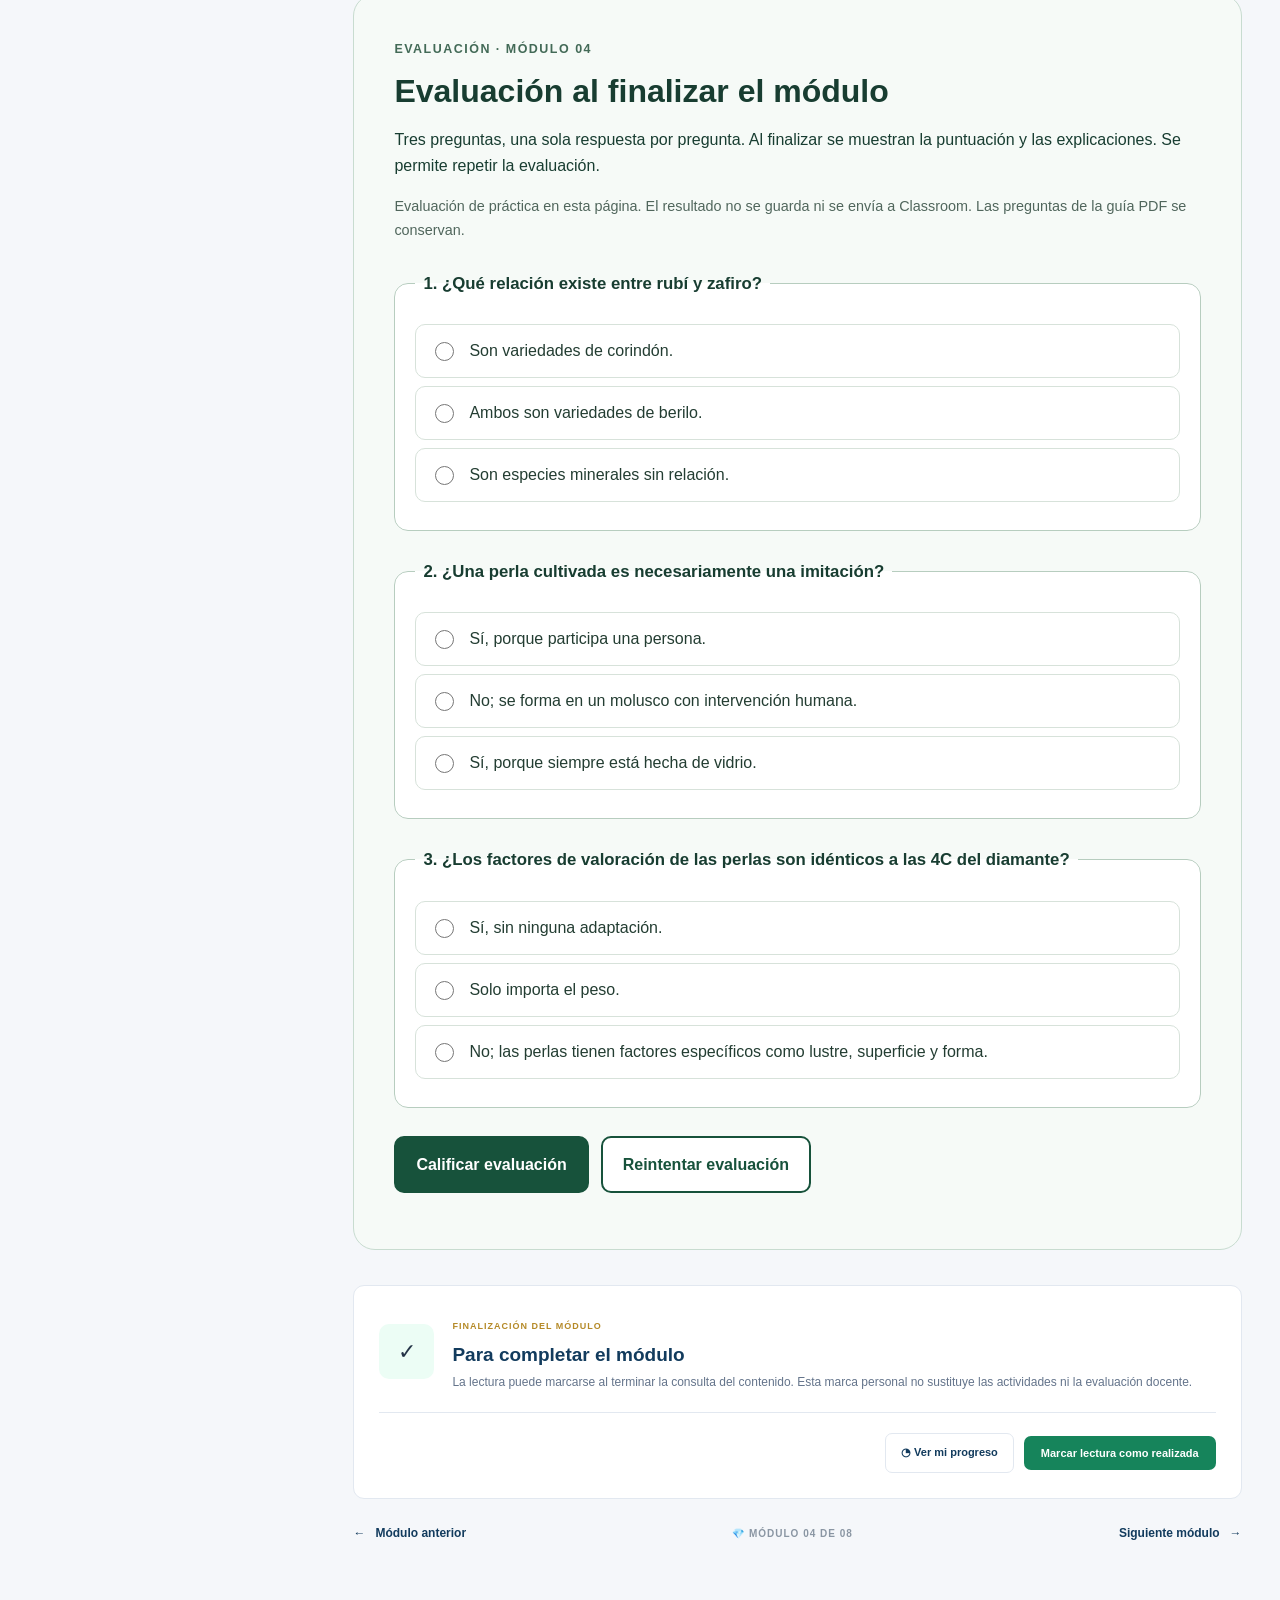
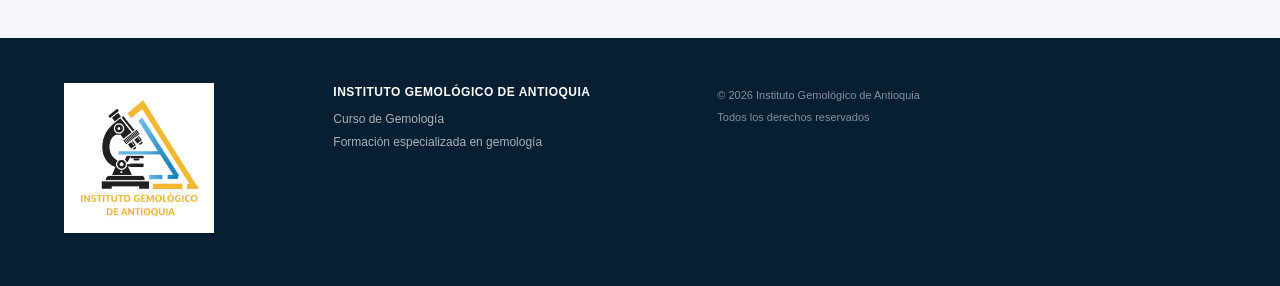
<file: modulo-04.html>
<!DOCTYPE html>
<html lang="es">

<head>

    <meta charset="UTF-8">

    <meta
        name="viewport"
        content="width=device-width, initial-scale=1.0">

    <meta
        name="description"
        content="Módulo 04 - Diamantes, Rubíes, Zafiros, Esmeraldas y Perlas. Curso de Gemología del Instituto Gemológico de Antioquia.">

    <title>
        Módulo 04 | Principales gemas
    </title>

    <link
        rel="stylesheet"
        href="estilos.css?v=quiz-1">

</head>


<body>


<!-- =====================================================
     HEADER
===================================================== -->

<header class="campus-header">

    <div class="header-container">


        <!-- LOGOTIPO -->

        <a
            href="index.html"
            class="brand">

            <img
                src="img/logo-iga.png?v=20261109"
                alt="Instituto Gemológico de Antioquia"
                class="brand-logo">

        </a>


        <!-- NAVEGACIÓN -->

        <nav class="main-navigation" id="navegacion-principal" aria-label="Navegación principal">
<a href="guia.html">Guía de acceso</a>
            <a href="https://classroom.google.com/c/ODY5NzM1NDYzODQ5" target="_blank" rel="noopener noreferrer">Classroom ↗</a>
            <a href="recursos.html#carpetas-drive">Carpetas de Drive</a>


            <a href="index.html">

                <span class="nav-icon">
                    ⌂
                </span>

                Inicio

            </a>


            <a href="index.html#curso">

                <span class="nav-icon">
                    ◇
                </span>

                Curso

            </a>


            <a
                href="index.html#modulos"
                class="nav-active">

                <span class="nav-icon">
                    ▤
                </span>

                Módulos

            </a>


            <a href="recursos.html">

                <span class="nav-icon">
                    ▣
                </span>

                Recursos

            </a>


            <a href="evaluaciones.html">

                <span class="nav-icon">
                    ☑
                </span>

                Evaluaciones

            </a>


            <a href="#progreso">

                <span class="nav-icon">
                    ◔
                </span>

                Mi progreso

            </a>


        </nav>


        <!-- MENÚ MÓVIL -->

        <button
            class="mobile-menu-button" type="button" aria-label="Abrir menú" aria-controls="navegacion-principal" aria-expanded="false"
            onclick="toggleMenu()">

            ☰

        </button>


    </div>

</header>



<!-- =====================================================
     BREADCRUMB
===================================================== -->

<div class="breadcrumb-container">

    <div class="breadcrumb">


        <a href="index.html">
            Curso de Gemología
        </a>


        <span>
            ›
        </span>


        <a href="index.html#modulos">
            Módulos
        </a>


        <span>
            ›
        </span>


        <strong>
            Módulo 04
        </strong>


    </div>

</div>



<!-- =====================================================
     CABECERA DEL MÓDULO
===================================================== -->

<section class="module-header emerald-module-header"><div class="emerald-module-layout">

    <div class="module-header-content">


        <p><a href="#guia-pdf" class="gold-button">Guía básica en PDF ↓</a></p>
<span class="module-course-label">
            CURSO DE GEMOLOGÍA
        </span>


        <div class="module-title-number">

            MÓDULO 04 DE 08

        </div>


        <h1>
            Diamantes, rubíes, zafiros, esmeraldas y perlas
        </h1>


        <p class="module-subtitle">

            Reconocimiento y caracterización de algunas
            de las principales gemas utilizadas en joyería,
            considerando sus características distintivas
            y criterios básicos de identificación.

        </p>


        <!-- INFORMACIÓN -->

        <div class="module-meta">


            <div class="meta-item">

                <span class="meta-icon">
                    ◷
                </span>

                <div>

                    <small>
                        Tiempo estimado
                    </small>

                    <strong>
                        10 horas
                    </strong>

                </div>

            </div>


            <div class="meta-item">

                <span class="meta-icon">
                    ◫
                </span>

                <div>

                    <small>
                        Modalidad
                    </small>

                    <strong>
                        Virtual
                    </strong>

                </div>

            </div>


            <div class="meta-item">

                <span class="meta-icon">
                    ✓
                </span>

                <div>

                    <small>
                        Evaluación
                    </small>

                    <strong>
                        Al final del módulo
                    </strong>

                </div>

            </div>


        </div>



        <!-- PROGRESO -->

        <div
            class="module-progress"
            id="progreso">
<p class="progress-disclaimer">Registro personal de lectura en este navegador; no equivale a una calificación ni se sincroniza con Classroom.</p>


            <div class="progress-information">

                <span>
                    LECTURA DEL MÓDULO
                </span>


                <strong id="modulePercentage">
                    0%
                </strong>

            </div>


            <div class="progress-background">

                <div
                    id="moduleProgressBar"
                    class="progress-value">

                </div>

            </div>


        </div>


    </div>

<figure class="emerald-module-photo"><img src="img/emerald-collection-1200.webp" srcset="img/emerald-collection-600.webp 600w, img/emerald-collection-1200.webp 1200w" sizes="(max-width: 700px) 90vw, 50vw" width="1200" height="800" alt="Esmeraldas con distintas formas de talla sobre pizarra oscura" fetchpriority="high" decoding="async"><figcaption>Imagen ilustrativa generada con IA · Colección visual de esmeraldas</figcaption></figure></div></section>



<!-- =====================================================
     LAYOUT
===================================================== -->

<div class="campus-layout">



    <!-- =================================================
         SIDEBAR
    ================================================== -->

    <aside class="campus-sidebar">


        <div class="sidebar-title">
            CONTENIDO DEL MÓDULO
        </div>


        <a
            href="#presentacion"
            class="sidebar-item active">

            <span class="sidebar-icon">
                ◉
            </span>

            <span>
                Presentación
            </span>

        </a>


        <a
            href="#objetivos"
            class="sidebar-item">

            <span class="sidebar-icon">
                ◎
            </span>

            <span>
                Objetivos
            </span>

        </a>


        <a
            href="#contenido"
            class="sidebar-item">

            <span class="sidebar-icon">
                ☷
            </span>

            <span>
                Contenido
            </span>

        </a>


        <a
            href="#gemas"
            class="sidebar-item">

            <span class="sidebar-icon">
                💎
            </span>

            <span>
                Principales gemas
            </span>

        </a>


        <a
            href="#material"
            class="sidebar-item">

            <span class="sidebar-icon">
                ▧
            </span>

            <span>
                Material principal
            </span>

        </a>


        <a
            href="#actividad"
            class="sidebar-item">

            <span class="sidebar-icon">
                ✎
            </span>

            <span>
                Actividad
            </span>

        </a>


        <a
            href="#evaluacion"
            class="sidebar-item">

            <span class="sidebar-icon">
                ☑
            </span>

            <span>
                Evaluación
            </span>

        </a>



        <div class="sidebar-divider"></div>



        <div class="sidebar-title">
            MÓDULOS DEL CURSO
        </div>



        <a
            href="modulo-01.html"
            class="course-module">

            <span>
                01
            </span>

            <strong>
                Identificación de gemas
            </strong>

        </a>



        <a
            href="modulo-02.html"
            class="course-module">

            <span>
                02
            </span>

            <strong>
                Propiedades físicas y ópticas
            </strong>

        </a>



        <a
            href="modulo-03.html"
            class="course-module">

            <span>
                03
            </span>

            <strong>
                Instrumentos gemológicos
            </strong>

        </a>



        <a
            href="modulo-04.html"
            class="course-module active-course-module">

            <span>
                04
            </span>

            <strong>
                Diamantes, rubíes, zafiros,
                esmeraldas y perlas
            </strong>

        </a>



        <a
            href="modulo-05.html"
            class="course-module">

            <span>
                05
            </span>

            <strong>
                Gemas naturales, sintéticas,
                tratadas e imitaciones
            </strong>

        </a>



        <a
            href="modulo-06.html"
            class="course-module">

            <span>
                06
            </span>

            <strong>
                Tasación y valoración
            </strong>

        </a>



        <a
            href="modulo-07.html"
            class="course-module">

            <span>
                07
            </span>

            <strong>
                Esmeraldas colombianas
            </strong>

        </a>



        <a
            href="modulo-08.html"
            class="course-module">

            <span>
                08
            </span>

            <strong>
                Bonos adicionales
            </strong>

        </a>


    </aside>



    <!-- =================================================
         CONTENIDO
    ================================================== -->

    <main class="learning-area">



        <!-- =================================================
             PRESENTACIÓN
        ================================================== -->

        <section
            id="presentacion"
            class="academic-section">


            <div class="section-heading">


                <div class="heading-icon blue">
                    💎
                </div>


                <div>

                    <span>
                        INTRODUCCIÓN
                    </span>


                    <h2>
                        Presentación del módulo
                    </h2>

                </div>


            </div>



            <div class="academic-text">


                <p>

                    El Módulo 04 está orientado al estudio
                    de algunas de las gemas más reconocidas
                    y utilizadas en joyería: diamantes,
                    rubíes, zafiros, esmeraldas y perlas.

                </p>


                <p>

                    Cada material presenta características
                    particulares que permiten diferenciarlo
                    de otros materiales gemológicos. El
                    conocimiento de estas características
                    facilita el reconocimiento y análisis
                    durante la práctica gemológica.

                </p>


                <p>

                    El módulo integra los conceptos estudiados
                    anteriormente y permite aplicarlos al
                    análisis de especies gemológicas concretas,
                    fortaleciendo la capacidad de observación
                    y comparación del estudiante.

                </p>


            </div>



            <div class="info-callout">


                <div class="callout-icon">
                    💎
                </div>


                <div>

                    <strong>
                        Enfoque del módulo
                    </strong>


                    <p>

                        El estudiante deberá aprender a
                        reconocer características distintivas
                        de cada gema y relacionarlas con los
                        criterios de identificación estudiados
                        en los módulos anteriores.

                    </p>

                </div>


            </div>


        </section>



        <!-- =================================================
             OBJETIVOS
        ================================================== -->

        <section
            id="objetivos"
            class="academic-section">


            <div class="section-heading">


                <div class="heading-icon blue">
                    ◎
                </div>


                <div>

                    <span>
                        APRENDIZAJE
                    </span>


                    <h2>
                        Objetivos de aprendizaje
                    </h2>

                </div>


            </div>



            <p class="section-introduction">

                Al finalizar el módulo, el estudiante
                podrá reconocer las características
                fundamentales de diferentes gemas de
                importancia gemológica y relacionarlas
                con su identificación.

            </p>



            <div class="objectives-grid">


                <article class="objective-card">


                    <div class="objective-number">
                        01
                    </div>


                    <div>

                        <h3>
                            Reconocer las principales gemas
                        </h3>


                        <p>

                            Identificar diamantes, rubíes,
                            zafiros, esmeraldas y perlas
                            como materiales de importancia
                            gemológica.

                        </p>

                    </div>


                </article>



                <article class="objective-card">


                    <div class="objective-number">
                        02
                    </div>


                    <div>

                        <h3>
                            Identificar características
                        </h3>


                        <p>

                            Reconocer características
                            físicas, ópticas y visuales
                            distintivas de cada material.

                        </p>

                    </div>


                </article>



                <article class="objective-card">


                    <div class="objective-number">
                        03
                    </div>


                    <div>

                        <h3>
                            Comparar materiales
                        </h3>


                        <p>

                            Establecer diferencias y
                            semejanzas entre las principales
                            gemas estudiadas.

                        </p>

                    </div>


                </article>



                <article class="objective-card">


                    <div class="objective-number">
                        04
                    </div>


                    <div>

                        <h3>
                            Aplicar criterios de identificación
                        </h3>


                        <p>

                            Relacionar las propiedades
                            estudiadas con el proceso de
                            identificación gemológica.

                        </p>

                    </div>


                </article>


            </div>


        </section>



        <!-- =================================================
             CONTENIDO
        ================================================== -->

        <section
            id="contenido"
            class="academic-section">


            <div class="section-heading">


                <div class="heading-icon blue">
                    ☷
                </div>


                <div>

                    <span>
                        PLAN DE ESTUDIO
                    </span>


                    <h2>
                        Contenido del módulo
                    </h2>

                </div>


            </div>



            <p class="section-introduction">

                El módulo se organiza alrededor del estudio
                individual y comparativo de cinco materiales
                gemológicos de especial importancia.

            </p>



            <div class="topic-list">



                <div class="topic-row">


                    <span class="topic-number">
                        01
                    </span>


                    <div>

                        <h3>
                            Diamante
                        </h3>


                        <p>

                            Características generales,
                            propiedades y criterios básicos
                            para su reconocimiento.

                        </p>

                    </div>


                </div>



                <div class="topic-row">


                    <span class="topic-number">
                        02
                    </span>


                    <div>

                        <h3>
                            Rubí
                        </h3>


                        <p>

                            Características distintivas,
                            coloración y aspectos relevantes
                            para su identificación.

                        </p>

                    </div>


                </div>



                <div class="topic-row">


                    <span class="topic-number">
                        03
                    </span>


                    <div>

                        <h3>
                            Zafiro
                        </h3>


                        <p>

                            Propiedades y características
                            utilizadas para el reconocimiento
                            del zafiro.

                        </p>

                    </div>


                </div>



                <div class="topic-row">


                    <span class="topic-number">
                        04
                    </span>


                    <div>

                        <h3>
                            Esmeralda
                        </h3>


                        <p>

                            Características generales de la
                            esmeralda y elementos relevantes
                            para su análisis.

                        </p>

                    </div>


                </div>



                <div class="topic-row">


                    <span class="topic-number">
                        05
                    </span>


                    <div>

                        <h3>
                            Perla
                        </h3>


                        <p>

                            Características generales de las
                            perlas y criterios básicos de
                            reconocimiento.

                        </p>

                    </div>


                </div>



                <div class="topic-row">


                    <span class="topic-number">
                        06
                    </span>


                    <div>

                        <h3>
                            Comparación de gemas
                        </h3>


                        <p>

                            Comparación de características
                            para facilitar el proceso de
                            identificación y diferenciación.

                        </p>

                    </div>


                </div>


            </div>


        </section>



        <!-- =================================================
             PRINCIPALES GEMAS
        ================================================== -->

        <section
            id="gemas"
            class="academic-section">


            <div class="section-heading">


                <div class="heading-icon gold">
                    💎
                </div>


                <div>

                    <span>
                        GEMAS DESTACADAS
                    </span>


                    <h2>
                        Principales materiales estudiados
                    </h2>

                </div>


            </div>



            <div class="objectives-grid">



                <!-- DIAMANTE -->

                <article class="objective-card">


                    <div class="objective-number">
                        D
                    </div>


                    <div>

                        <h3>
                            Diamante
                        </h3>


                        <p>

                            Material gemológico reconocido
                            por sus propiedades particulares
                            y ampliamente utilizado en
                            joyería.

                        </p>

                    </div>


                </article>



                <!-- RUBÍ -->

                <article class="objective-card">


                    <div class="objective-number">
                        R
                    </div>


                    <div>

                        <h3>
                            Rubí
                        </h3>


                        <p>

                            Variedad de corindón cuya
                            característica más reconocible
                            es su coloración roja.

                        </p>

                    </div>


                </article>



                <!-- ZAFIRO -->

                <article class="objective-card">


                    <div class="objective-number">
                        Z
                    </div>


                    <div>

                        <h3>
                            Zafiro
                        </h3>


                        <p>

                            Variedad gemológica del corindón
                            que presenta diferentes
                            características de color y
                            apariencia.

                        </p>

                    </div>


                </article>



                <!-- ESMERALDA -->

                <article class="objective-card">


                    <div class="objective-number">
                        E
                    </div>


                    <div>

                        <h3>
                            Esmeralda
                        </h3>


                        <p>

                            Gema de gran importancia en
                            joyería y especialmente relevante
                            dentro de la gemología colombiana.

                        </p>

                    </div>


                </article>



                <!-- PERLA -->

                <article class="objective-card">


                    <div class="objective-number">
                        P
                    </div>


                    <div>

                        <h3>
                            Perla
                        </h3>


                        <p>

                            Material orgánico de interés
                            gemológico con características
                            particulares de formación y
                            apariencia.

                        </p>

                    </div>


                </article>



            </div>


        </section>



        <!-- =================================================
             MATERIAL
        ================================================== -->

        <section
            id="material"
            class="academic-section">


            <div class="section-heading">


                <div class="heading-icon gold">
                    ▧
                </div>


                <div>

                    <span>
                        MATERIAL ACADÉMICO
                    </span>


                    <h2>
                        Material principal
                    </h2>

                </div>


            </div>



            <article class="material-main-card" id="guia-pdf">
 <div class="pdf-icon" aria-hidden="true">PDF</div>
 <div class="material-information">
 <span class="material-type">GUÍA BÁSICA DISPONIBLE</span>
 <h3>Diamantes, rubíes, zafiros, esmeraldas y perlas: documentación básica</h3>
 <p>Conceptos esenciales, ejemplo aplicado, actividad de estudio, preguntas con respuestas y referencias de consulta.</p>
 <div class="material-details"><span>PDF · 2 páginas · 48 KB</span><span>Acceso directo y descarga gratuita</span></div>
 <a class="gold-button" href="docs/modulo-04-guia-basica.pdf" target="_blank" rel="noopener noreferrer" aria-label="Abrir guía básica del módulo 04 en PDF (nueva pestaña)">Abrir guía PDF ↗</a>
 <p><a href="docs/modulo-04-guia-basica.pdf" download>Descargar guía PDF</a></p>
 </div></article>
<div class="material-main-card">


                <div class="pdf-icon">
                    PDF
                </div>



                <div class="material-information">


                    <span class="material-type">
                        CARPETA DE APOYO EN DRIVE
                    </span>


                    <h3>
                        Diamantes, rubíes, zafiros,
                        esmeraldas y perlas
                    </h3>


                    <p>

                        Material académico correspondiente
                        al Módulo 04 del Curso de Gemología.

                    </p>



                    <div class="material-details">


                        <span>
                            Carpeta de recursos
                        </span>


                        <span>
                            👁 Visualización en línea
                        </span>


                        <span>
                            Permisos de Drive
                        </span>


                    </div>



                    <a
                        href="recursos.html#carpetas-drive"
                        target="_blank"
                        rel="noopener noreferrer"
                        class="gold-button">

                        Consultar carpetas por tema


                        <span>
                            ↗
                        </span>


                    </a>


                </div>


            </div>



            <div class="security-notice">


                <strong>
                    🔒 Material protegido
                </strong>


                <p>

                    El material académico debe configurarse
                    en Google Drive con permisos de
                    visualización para los estudiantes.

                </p>


            </div>


        </section>



        <!-- =================================================
             ACTIVIDAD
        ================================================== -->

        <section
            id="actividad"
            class="academic-section">


            <div class="section-heading">


                <div class="heading-icon blue">
                    ✎
                </div>


                <div>

                    <span>
                        ACTIVIDAD DE APRENDIZAJE
                    </span>


                    <h2>
                        Comparación e identificación de gemas
                    </h2>

                </div>


            </div>



            <div class="activity-card">


                <div class="activity-badge">
                    A4
                </div>



                <div class="activity-content">


                    <span>
                        ACTIVIDAD 04
                    </span>


                    <h3>
                        Identificación y comparación de gemas
                    </h3>


                    <p>

                        A partir del material estudiado,
                        el estudiante deberá analizar las
                        características de diferentes gemas
                        y establecer relaciones entre sus
                        propiedades y criterios básicos
                        de identificación.

                    </p>



                    <div class="activity-meta">


                        <span>
                            ✎ Actividad práctica
                        </span>


                        <span>
                            💎 Análisis comparativo
                        </span>


                        <span>
                            📚 Basada en el módulo
                        </span>


                    </div>



                    <a
                        href="https://classroom.google.com/w/ODY5NzM1NDYzODQ5/t/all" target="_blank" rel="noopener noreferrer"
                        class="blue-button">Consultar actividades en Classroom ↗</a>


                </div>


            </div>


        </section>



        <!-- =================================================
             EVALUACIÓN
        ================================================== -->

        <section id="evaluacion" class="academic-section module-quiz" aria-labelledby="quiz-title"><span class="quiz-eyebrow">EVALUACIÓN · MÓDULO 04</span><h2 id="quiz-title">Evaluación al finalizar el módulo</h2><p>Tres preguntas, una sola respuesta por pregunta. Al finalizar se muestran la puntuación y las explicaciones. Se permite repetir la evaluación.</p><p class="quiz-note">Evaluación de práctica en esta página. El resultado no se guarda ni se envía a Classroom. Las preguntas de la guía PDF se conservan.</p><form class="quiz-form"><fieldset data-answer="0"><legend>1. ¿Qué relación existe entre rubí y zafiro?</legend><label class="quiz-option"><input type="radio" name="q1" value="0" required> <span>Son variedades de corindón.</span></label><label class="quiz-option"><input type="radio" name="q1" value="1" required> <span>Ambos son variedades de berilo.</span></label><label class="quiz-option"><input type="radio" name="q1" value="2" required> <span>Son especies minerales sin relación.</span></label><p class="quiz-feedback" hidden data-explanation="Rubí y zafiro pertenecen a la especie mineral corindón; la variedad depende del color y de la nomenclatura aplicable."></p></fieldset><fieldset data-answer="1"><legend>2. ¿Una perla cultivada es necesariamente una imitación?</legend><label class="quiz-option"><input type="radio" name="q2" value="0" required> <span>Sí, porque participa una persona.</span></label><label class="quiz-option"><input type="radio" name="q2" value="1" required> <span>No; se forma en un molusco con intervención humana.</span></label><label class="quiz-option"><input type="radio" name="q2" value="2" required> <span>Sí, porque siempre está hecha de vidrio.</span></label><p class="quiz-feedback" hidden data-explanation="Una perla cultivada se forma biológicamente; no debe confundirse con una imitación fabricada para parecer una perla."></p></fieldset><fieldset data-answer="2"><legend>3. ¿Los factores de valoración de las perlas son idénticos a las 4C del diamante?</legend><label class="quiz-option"><input type="radio" name="q3" value="0" required> <span>Sí, sin ninguna adaptación.</span></label><label class="quiz-option"><input type="radio" name="q3" value="1" required> <span>Solo importa el peso.</span></label><label class="quiz-option"><input type="radio" name="q3" value="2" required> <span>No; las perlas tienen factores específicos como lustre, superficie y forma.</span></label><p class="quiz-feedback" hidden data-explanation="Cada material requiere criterios adecuados: en perlas se consideran, entre otros, lustre, superficie, forma, tamaño y color."></p></fieldset><div class="quiz-actions"><button class="quiz-submit" type="submit">Calificar evaluación</button><button class="quiz-reset" type="reset">Reintentar evaluación</button></div><p class="quiz-result" role="status" tabindex="-1"></p></form><noscript>La calificación automática requiere JavaScript. Las preguntas pueden resolverse con apoyo de la guía PDF.</noscript></section>



        <!-- =================================================
             FINALIZACIÓN
        ================================================== -->

        <section class="completion-card">


            <div class="completion-information">


                <div class="completion-icon">
                    ✓
                </div>


                <div>


                    <span>
                        FINALIZACIÓN DEL MÓDULO
                    </span>


                    <h2>
                        Para completar el módulo
                    </h2>


                    <p>La lectura puede marcarse al terminar la consulta del contenido. Esta marca personal no sustituye las actividades ni la evaluación docente.</p>


                </div>


            </div>



            <div class="completion-actions">


                <a
                    href="#progreso"
                    class="progress-button">

                    ◔ Ver mi progreso

                </a>



                <button
                    onclick="alternarLectura(4)"
                    class="complete-button">

                    ✓ Marcar lectura como realizada

                </button>


            </div>


        </section>



        <!-- =================================================
             NAVEGACIÓN
        ================================================== -->

        <div class="module-navigation">


            <a
                href="modulo-03.html"
                class="previous-module">

                ←

                <span>
                    Módulo anterior
                </span>

            </a>



            <div class="current-module">

                <span>
                    💎
                </span>

                MÓDULO 04 DE 08

            </div>



            <a
                href="modulo-05.html"
                class="next-module">

                <span>
                    Siguiente módulo
                </span>

                →

            </a>


        </div>


    </main>

</div>



<!-- =====================================================
     FOOTER
===================================================== -->

<footer class="campus-footer">


    <div class="footer-container">


        <div class="footer-brand">

            <img
                src="img/logo-iga.png?v=20261109"
                alt="Instituto Gemológico de Antioquia">

        </div>



        <div class="footer-information">


            <strong>
                INSTITUTO GEMOLÓGICO DE ANTIOQUIA
            </strong>


            <p>
                Curso de Gemología
            </p>


            <p>
                Formación especializada en gemología
            </p>


        </div>



        <div class="footer-copy">


            <p>
                © 2026 Instituto Gemológico de Antioquia
            </p>


            <p>
                Todos los derechos reservados
            </p>


        </div>


    </div>

</footer>



<script src="script.js"></script>


<script src="evaluaciones.js?v=quiz-1"></script>
</body>

</html>
</file>
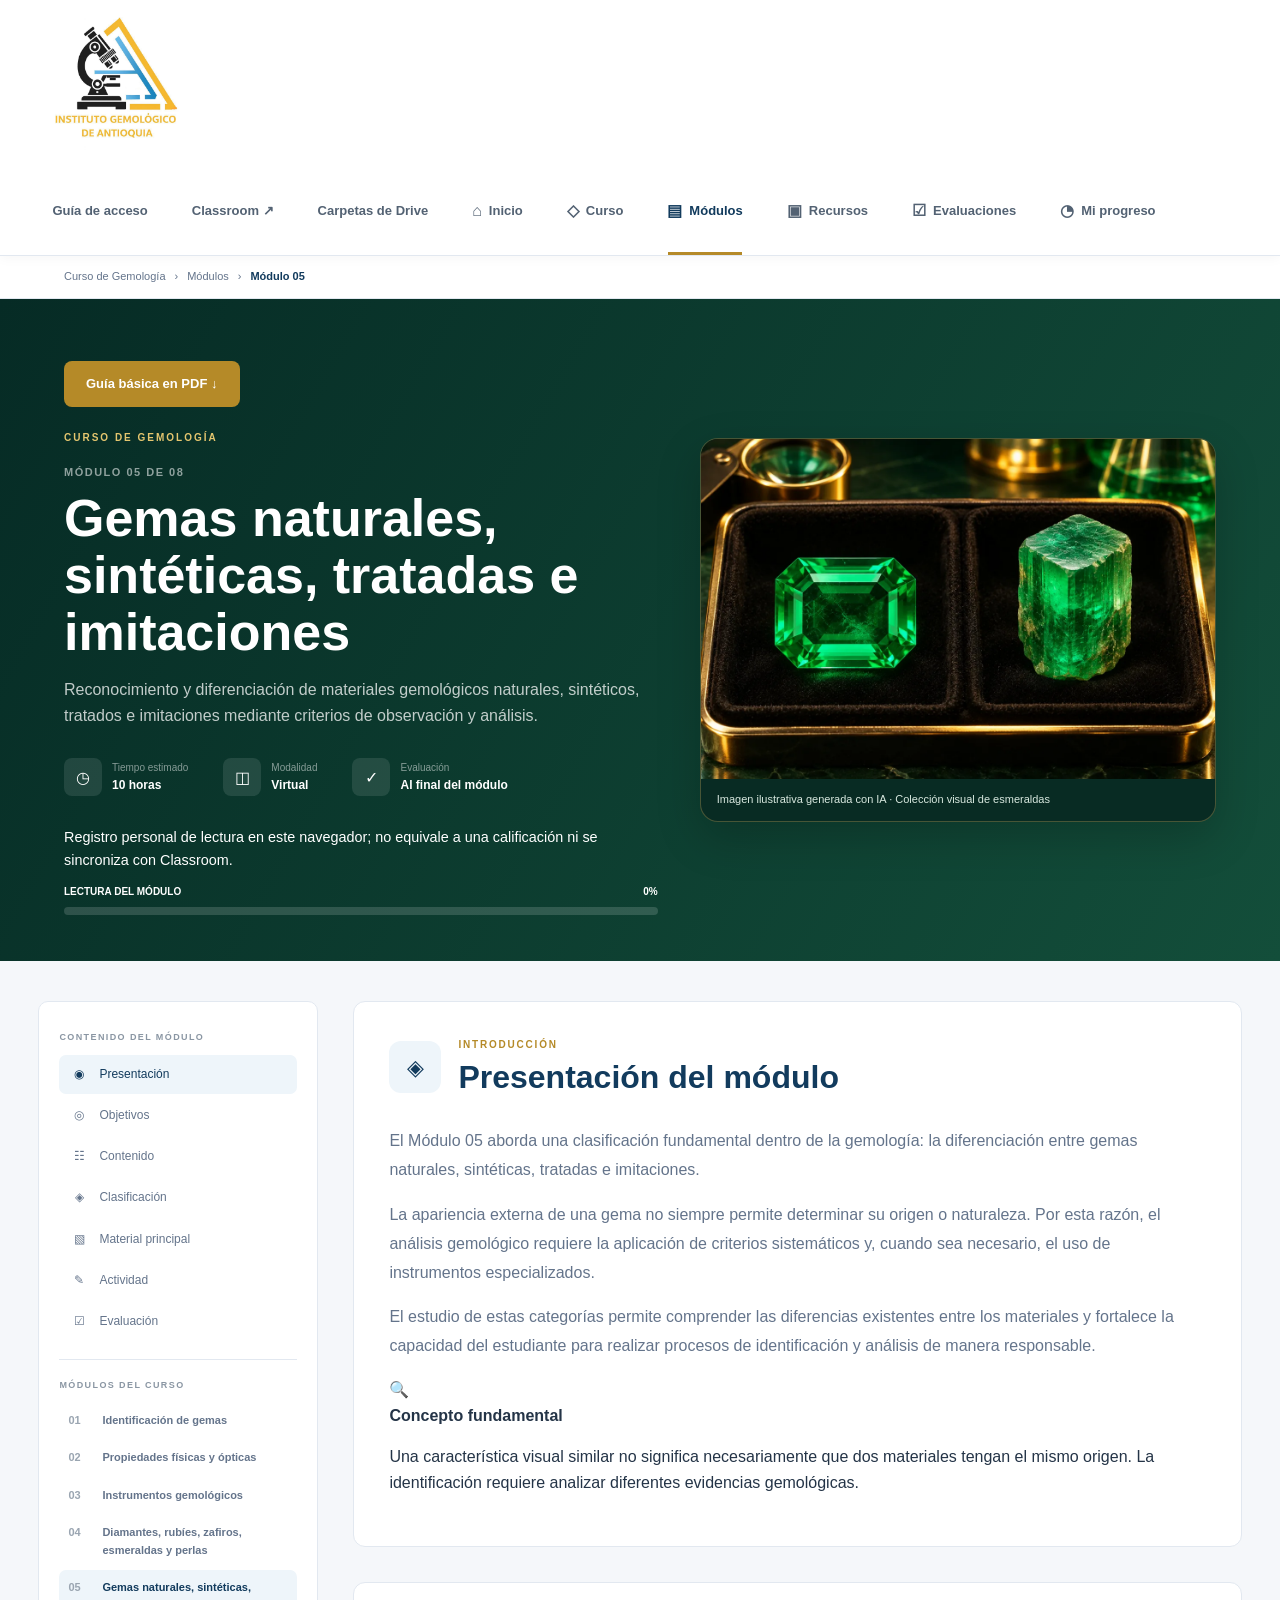
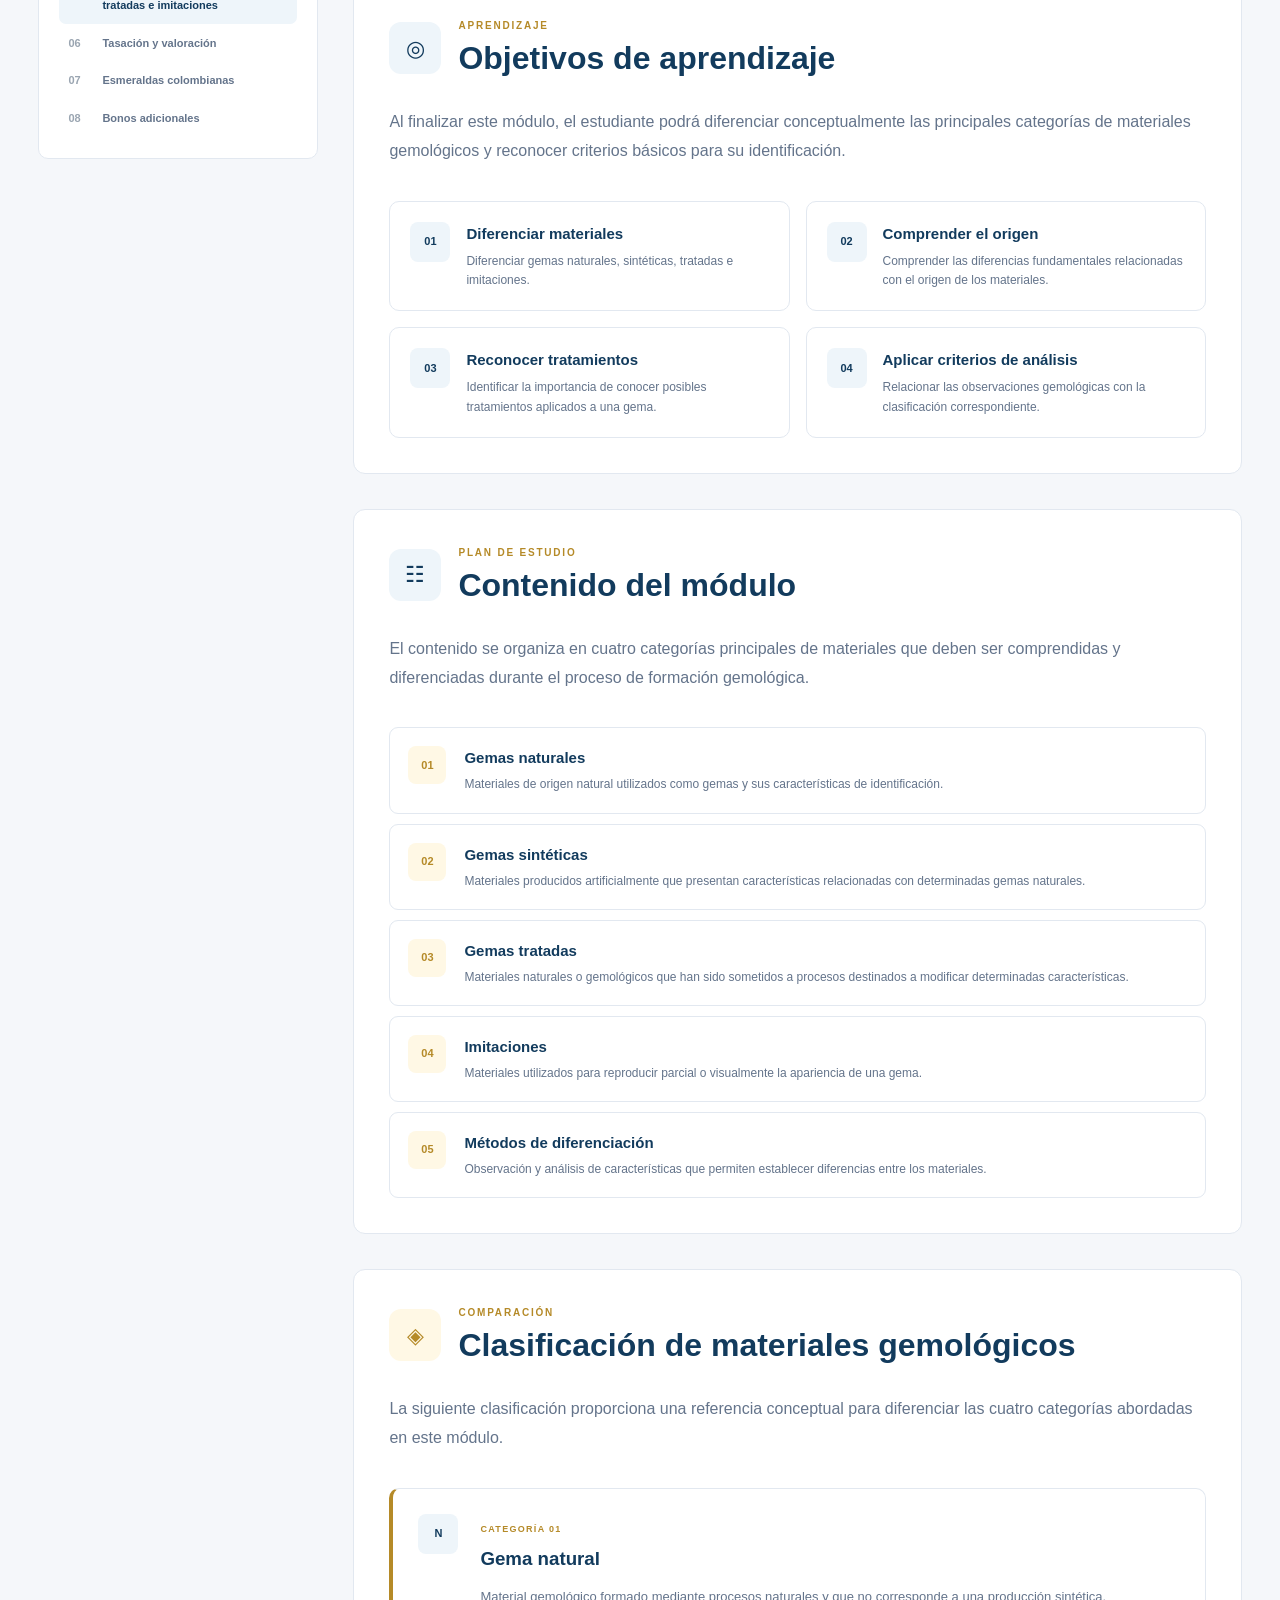
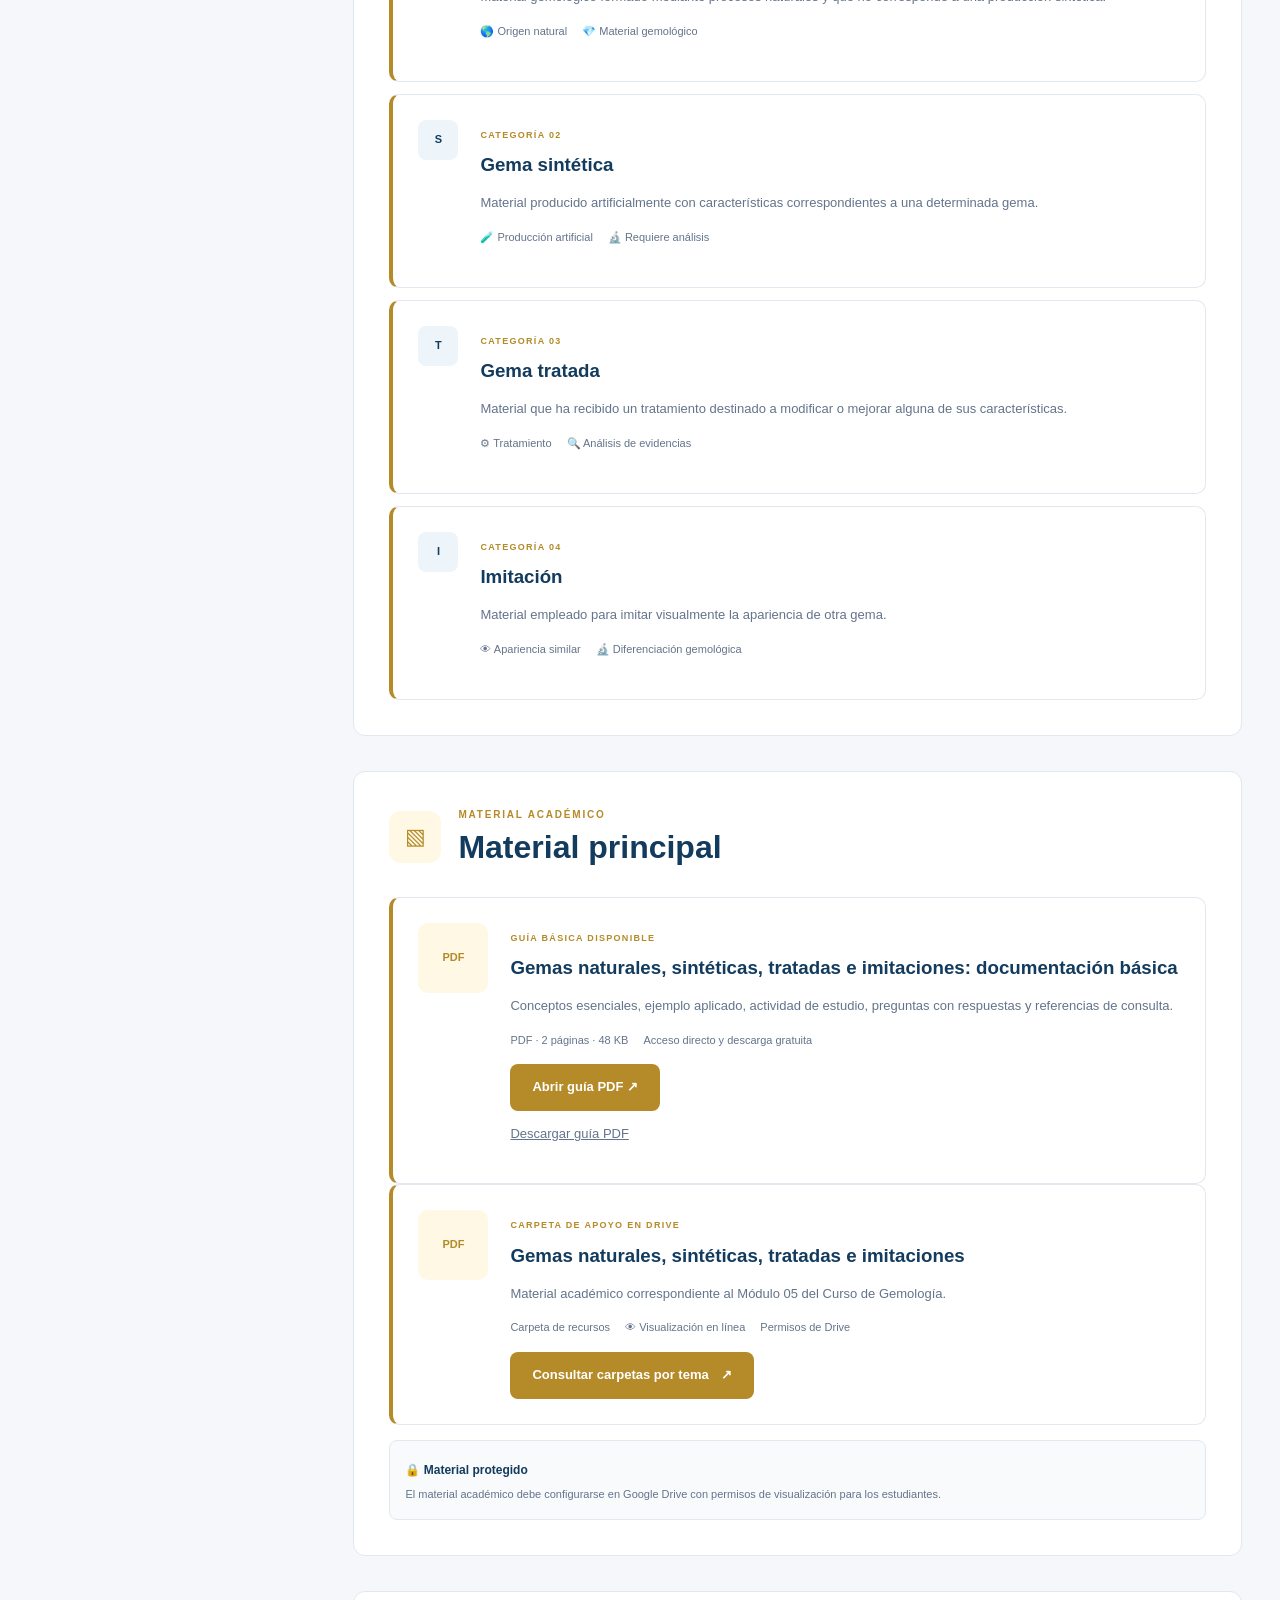
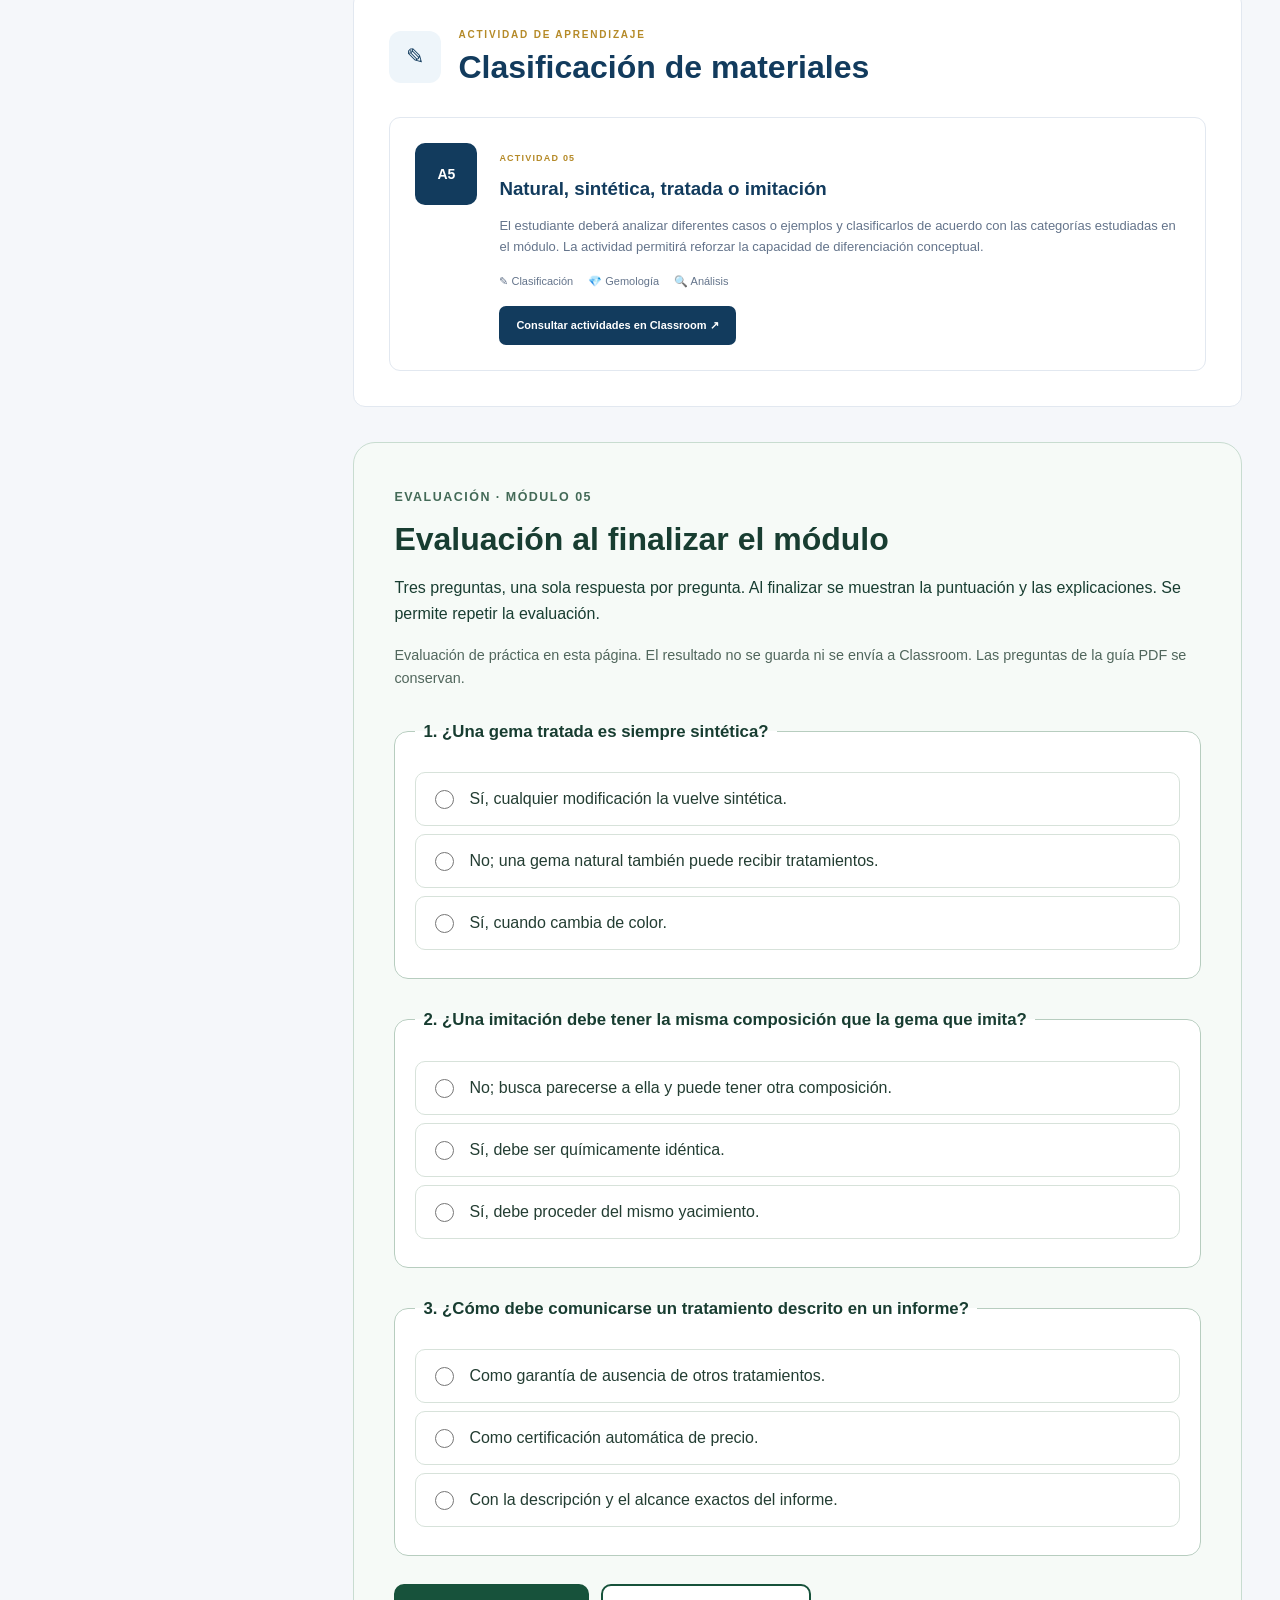
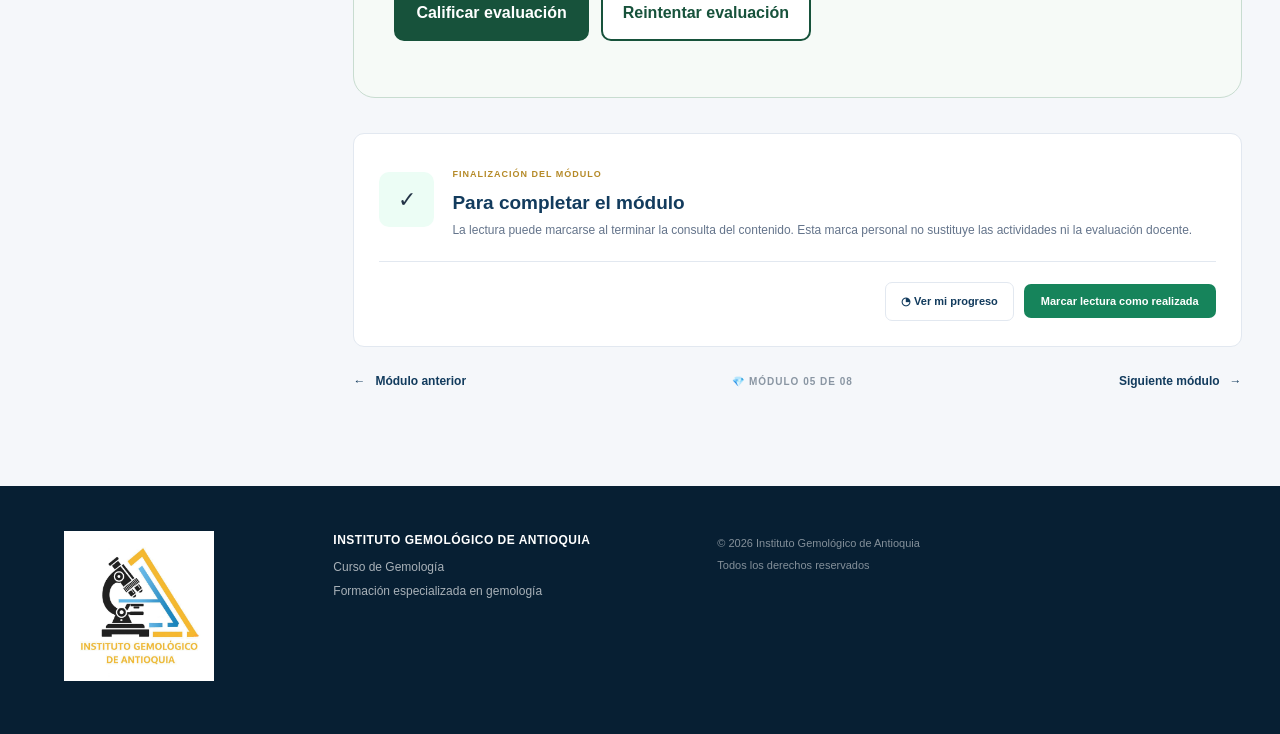
<file: modulo-05.html>
<!DOCTYPE html>
<html lang="es">

<head>

    <meta charset="UTF-8">

    <meta
        name="viewport"
        content="width=device-width, initial-scale=1.0">

    <meta
        name="description"
        content="Módulo 05 - Gemas naturales, sintéticas, tratadas e imitaciones. Curso de Gemología del Instituto Gemológico de Antioquia.">

    <title>
        Módulo 05 | Gemas naturales, sintéticas, tratadas e imitaciones
    </title>

    <link
        rel="stylesheet"
        href="estilos.css?v=quiz-1">

</head>


<body>


<!-- =====================================================
     HEADER
===================================================== -->

<header class="campus-header">

    <div class="header-container">


        <a
            href="index.html"
            class="brand">

            <img
                src="img/logo-iga.png?v=20261109"
                alt="Instituto Gemológico de Antioquia"
                class="brand-logo">

        </a>



        <nav class="main-navigation" id="navegacion-principal" aria-label="Navegación principal">
<a href="guia.html">Guía de acceso</a>
            <a href="https://classroom.google.com/c/ODY5NzM1NDYzODQ5" target="_blank" rel="noopener noreferrer">Classroom ↗</a>
            <a href="recursos.html#carpetas-drive">Carpetas de Drive</a>


            <a href="index.html">

                <span class="nav-icon">
                    ⌂
                </span>

                Inicio

            </a>


            <a href="index.html#curso">

                <span class="nav-icon">
                    ◇
                </span>

                Curso

            </a>


            <a
                href="index.html#modulos"
                class="nav-active">

                <span class="nav-icon">
                    ▤
                </span>

                Módulos

            </a>


            <a href="recursos.html">

                <span class="nav-icon">
                    ▣
                </span>

                Recursos

            </a>


            <a href="evaluaciones.html">

                <span class="nav-icon">
                    ☑
                </span>

                Evaluaciones

            </a>


            <a href="#progreso">

                <span class="nav-icon">
                    ◔
                </span>

                Mi progreso

            </a>


        </nav>



        <button
            class="mobile-menu-button" type="button" aria-label="Abrir menú" aria-controls="navegacion-principal" aria-expanded="false"
            onclick="toggleMenu()">

            ☰

        </button>


    </div>

</header>



<!-- =====================================================
     BREADCRUMB
===================================================== -->

<div class="breadcrumb-container">

    <div class="breadcrumb">


        <a href="index.html">
            Curso de Gemología
        </a>


        <span>
            ›
        </span>


        <a href="index.html#modulos">
            Módulos
        </a>


        <span>
            ›
        </span>


        <strong>
            Módulo 05
        </strong>


    </div>

</div>



<!-- =====================================================
     CABECERA DEL MÓDULO
===================================================== -->

<section class="module-header emerald-module-header"><div class="emerald-module-layout">

    <div class="module-header-content">


        <p><a href="#guia-pdf" class="gold-button">Guía básica en PDF ↓</a></p>
<span class="module-course-label">
            CURSO DE GEMOLOGÍA
        </span>


        <div class="module-title-number">

            MÓDULO 05 DE 08

        </div>


        <h1>
            Gemas naturales, sintéticas, tratadas e imitaciones
        </h1>


        <p class="module-subtitle">

            Reconocimiento y diferenciación de materiales
            gemológicos naturales, sintéticos, tratados
            e imitaciones mediante criterios de observación
            y análisis.

        </p>



        <!-- INFORMACIÓN -->

        <div class="module-meta">


            <div class="meta-item">

                <span class="meta-icon">
                    ◷
                </span>

                <div>

                    <small>
                        Tiempo estimado
                    </small>

                    <strong>
                        10 horas
                    </strong>

                </div>

            </div>



            <div class="meta-item">

                <span class="meta-icon">
                    ◫
                </span>

                <div>

                    <small>
                        Modalidad
                    </small>

                    <strong>
                        Virtual
                    </strong>

                </div>

            </div>



            <div class="meta-item">

                <span class="meta-icon">
                    ✓
                </span>

                <div>

                    <small>
                        Evaluación
                    </small>

                    <strong>
                        Al final del módulo
                    </strong>

                </div>

            </div>


        </div>



        <!-- PROGRESO -->

        <div
            class="module-progress"
            id="progreso">
<p class="progress-disclaimer">Registro personal de lectura en este navegador; no equivale a una calificación ni se sincroniza con Classroom.</p>


            <div class="progress-information">

                <span>
                    LECTURA DEL MÓDULO
                </span>


                <strong id="modulePercentage">
                    0%
                </strong>

            </div>


            <div class="progress-background">

                <div
                    id="moduleProgressBar"
                    class="progress-value">

                </div>

            </div>


        </div>


    </div>

<figure class="emerald-module-photo"><img src="img/emerald-classification-1200.webp" srcset="img/emerald-classification-600.webp 600w, img/emerald-classification-1200.webp 1200w" sizes="(max-width: 700px) 90vw, 50vw" width="1200" height="800" alt="Esmeralda tallada y cristal en bruto sobre terciopelo" fetchpriority="high" decoding="async"><figcaption>Imagen ilustrativa generada con IA · Colección visual de esmeraldas</figcaption></figure></div></section>



<!-- =====================================================
     LAYOUT
===================================================== -->

<div class="campus-layout">



    <!-- =================================================
         SIDEBAR
    ================================================== -->

    <aside class="campus-sidebar">


        <div class="sidebar-title">
            CONTENIDO DEL MÓDULO
        </div>



        <a
            href="#presentacion"
            class="sidebar-item active">

            <span class="sidebar-icon">
                ◉
            </span>

            <span>
                Presentación
            </span>

        </a>



        <a
            href="#objetivos"
            class="sidebar-item">

            <span class="sidebar-icon">
                ◎
            </span>

            <span>
                Objetivos
            </span>

        </a>



        <a
            href="#contenido"
            class="sidebar-item">

            <span class="sidebar-icon">
                ☷
            </span>

            <span>
                Contenido
            </span>

        </a>



        <a
            href="#clasificacion"
            class="sidebar-item">

            <span class="sidebar-icon">
                ◈
            </span>

            <span>
                Clasificación
            </span>

        </a>



        <a
            href="#material"
            class="sidebar-item">

            <span class="sidebar-icon">
                ▧
            </span>

            <span>
                Material principal
            </span>

        </a>



        <a
            href="#actividad"
            class="sidebar-item">

            <span class="sidebar-icon">
                ✎
            </span>

            <span>
                Actividad
            </span>

        </a>



        <a
            href="#evaluacion"
            class="sidebar-item">

            <span class="sidebar-icon">
                ☑
            </span>

            <span>
                Evaluación
            </span>

        </a>



        <div class="sidebar-divider"></div>



        <div class="sidebar-title">
            MÓDULOS DEL CURSO
        </div>



        <a
            href="modulo-01.html"
            class="course-module">

            <span>
                01
            </span>

            <strong>
                Identificación de gemas
            </strong>

        </a>



        <a
            href="modulo-02.html"
            class="course-module">

            <span>
                02
            </span>

            <strong>
                Propiedades físicas y ópticas
            </strong>

        </a>



        <a
            href="modulo-03.html"
            class="course-module">

            <span>
                03
            </span>

            <strong>
                Instrumentos gemológicos
            </strong>

        </a>



        <a
            href="modulo-04.html"
            class="course-module">

            <span>
                04
            </span>

            <strong>
                Diamantes, rubíes, zafiros,
                esmeraldas y perlas
            </strong>

        </a>



        <a
            href="modulo-05.html"
            class="course-module active-course-module">

            <span>
                05
            </span>

            <strong>
                Gemas naturales, sintéticas,
                tratadas e imitaciones
            </strong>

        </a>



        <a
            href="modulo-06.html"
            class="course-module">

            <span>
                06
            </span>

            <strong>
                Tasación y valoración
            </strong>

        </a>



        <a
            href="modulo-07.html"
            class="course-module">

            <span>
                07
            </span>

            <strong>
                Esmeraldas colombianas
            </strong>

        </a>



        <a
            href="modulo-08.html"
            class="course-module">

            <span>
                08
            </span>

            <strong>
                Bonos adicionales
            </strong>

        </a>


    </aside>



    <!-- =================================================
         ÁREA DE APRENDIZAJE
    ================================================== -->

    <main class="learning-area">



        <!-- =================================================
             PRESENTACIÓN
        ================================================== -->

        <section
            id="presentacion"
            class="academic-section">


            <div class="section-heading">


                <div class="heading-icon blue">
                    ◈
                </div>


                <div>

                    <span>
                        INTRODUCCIÓN
                    </span>


                    <h2>
                        Presentación del módulo
                    </h2>

                </div>


            </div>



            <div class="academic-text">


                <p>

                    El Módulo 05 aborda una clasificación
                    fundamental dentro de la gemología:
                    la diferenciación entre gemas naturales,
                    sintéticas, tratadas e imitaciones.

                </p>


                <p>

                    La apariencia externa de una gema no
                    siempre permite determinar su origen
                    o naturaleza. Por esta razón, el análisis
                    gemológico requiere la aplicación de
                    criterios sistemáticos y, cuando sea
                    necesario, el uso de instrumentos
                    especializados.

                </p>


                <p>

                    El estudio de estas categorías permite
                    comprender las diferencias existentes
                    entre los materiales y fortalece la
                    capacidad del estudiante para realizar
                    procesos de identificación y análisis
                    de manera responsable.

                </p>


            </div>



            <div class="info-callout">


                <div class="callout-icon">
                    🔍
                </div>


                <div>


                    <strong>
                        Concepto fundamental
                    </strong>


                    <p>

                        Una característica visual similar
                        no significa necesariamente que dos
                        materiales tengan el mismo origen.
                        La identificación requiere analizar
                        diferentes evidencias gemológicas.

                    </p>


                </div>


            </div>


        </section>



        <!-- =================================================
             OBJETIVOS
        ================================================== -->

        <section
            id="objetivos"
            class="academic-section">


            <div class="section-heading">


                <div class="heading-icon blue">
                    ◎
                </div>


                <div>

                    <span>
                        APRENDIZAJE
                    </span>


                    <h2>
                        Objetivos de aprendizaje
                    </h2>

                </div>


            </div>



            <p class="section-introduction">

                Al finalizar este módulo, el estudiante
                podrá diferenciar conceptualmente las
                principales categorías de materiales
                gemológicos y reconocer criterios básicos
                para su identificación.

            </p>



            <div class="objectives-grid">



                <article class="objective-card">


                    <div class="objective-number">
                        01
                    </div>


                    <div>

                        <h3>
                            Diferenciar materiales
                        </h3>


                        <p>

                            Diferenciar gemas naturales,
                            sintéticas, tratadas e imitaciones.

                        </p>

                    </div>


                </article>



                <article class="objective-card">


                    <div class="objective-number">
                        02
                    </div>


                    <div>

                        <h3>
                            Comprender el origen
                        </h3>


                        <p>

                            Comprender las diferencias
                            fundamentales relacionadas
                            con el origen de los materiales.

                        </p>

                    </div>


                </article>



                <article class="objective-card">


                    <div class="objective-number">
                        03
                    </div>


                    <div>

                        <h3>
                            Reconocer tratamientos
                        </h3>


                        <p>

                            Identificar la importancia de
                            conocer posibles tratamientos
                            aplicados a una gema.

                        </p>

                    </div>


                </article>



                <article class="objective-card">


                    <div class="objective-number">
                        04
                    </div>


                    <div>

                        <h3>
                            Aplicar criterios de análisis
                        </h3>


                        <p>

                            Relacionar las observaciones
                            gemológicas con la clasificación
                            correspondiente.

                        </p>

                    </div>


                </article>


            </div>


        </section>



        <!-- =================================================
             CONTENIDO
        ================================================== -->

        <section
            id="contenido"
            class="academic-section">


            <div class="section-heading">


                <div class="heading-icon blue">
                    ☷
                </div>


                <div>

                    <span>
                        PLAN DE ESTUDIO
                    </span>


                    <h2>
                        Contenido del módulo
                    </h2>

                </div>


            </div>



            <p class="section-introduction">

                El contenido se organiza en cuatro
                categorías principales de materiales
                que deben ser comprendidas y diferenciadas
                durante el proceso de formación gemológica.

            </p>



            <div class="topic-list">



                <div class="topic-row">


                    <span class="topic-number">
                        01
                    </span>


                    <div>

                        <h3>
                            Gemas naturales
                        </h3>


                        <p>

                            Materiales de origen natural
                            utilizados como gemas y sus
                            características de identificación.

                        </p>

                    </div>


                </div>



                <div class="topic-row">


                    <span class="topic-number">
                        02
                    </span>


                    <div>

                        <h3>
                            Gemas sintéticas
                        </h3>


                        <p>

                            Materiales producidos artificialmente
                            que presentan características
                            relacionadas con determinadas
                            gemas naturales.

                        </p>

                    </div>


                </div>



                <div class="topic-row">


                    <span class="topic-number">
                        03
                    </span>


                    <div>

                        <h3>
                            Gemas tratadas
                        </h3>


                        <p>

                            Materiales naturales o gemológicos
                            que han sido sometidos a procesos
                            destinados a modificar determinadas
                            características.

                        </p>

                    </div>


                </div>



                <div class="topic-row">


                    <span class="topic-number">
                        04
                    </span>


                    <div>

                        <h3>
                            Imitaciones
                        </h3>


                        <p>

                            Materiales utilizados para
                            reproducir parcial o visualmente
                            la apariencia de una gema.

                        </p>

                    </div>


                </div>



                <div class="topic-row">


                    <span class="topic-number">
                        05
                    </span>


                    <div>

                        <h3>
                            Métodos de diferenciación
                        </h3>


                        <p>

                            Observación y análisis de
                            características que permiten
                            establecer diferencias entre
                            los materiales.

                        </p>

                    </div>


                </div>


            </div>


        </section>



        <!-- =================================================
             CLASIFICACIÓN COMPARATIVA
        ================================================== -->

        <section
            id="clasificacion"
            class="academic-section">


            <div class="section-heading">


                <div class="heading-icon gold">
                    ◈
                </div>


                <div>

                    <span>
                        COMPARACIÓN
                    </span>


                    <h2>
                        Clasificación de materiales gemológicos
                    </h2>

                </div>


            </div>



            <p class="section-introduction">

                La siguiente clasificación proporciona
                una referencia conceptual para diferenciar
                las cuatro categorías abordadas en este módulo.

            </p>



            <!-- NATURAL -->

            <div class="material-main-card">


                <div class="objective-number">
                    N
                </div>


                <div class="material-information">


                    <span class="material-type">
                        CATEGORÍA 01
                    </span>


                    <h3>
                        Gema natural
                    </h3>


                    <p>

                        Material gemológico formado mediante
                        procesos naturales y que no corresponde
                        a una producción sintética.

                    </p>


                    <div class="material-details">

                        <span>
                            🌎 Origen natural
                        </span>

                        <span>
                            💎 Material gemológico
                        </span>

                    </div>


                </div>


            </div>



            <!-- SINTÉTICA -->

            <div class="material-main-card"
                 style="margin-top: 12px;">


                <div class="objective-number">
                    S
                </div>


                <div class="material-information">


                    <span class="material-type">
                        CATEGORÍA 02
                    </span>


                    <h3>
                        Gema sintética
                    </h3>


                    <p>

                        Material producido artificialmente
                        con características correspondientes
                        a una determinada gema.

                    </p>


                    <div class="material-details">

                        <span>
                            🧪 Producción artificial
                        </span>

                        <span>
                            🔬 Requiere análisis
                        </span>

                    </div>


                </div>


            </div>



            <!-- TRATADA -->

            <div class="material-main-card"
                 style="margin-top: 12px;">


                <div class="objective-number">
                    T
                </div>


                <div class="material-information">


                    <span class="material-type">
                        CATEGORÍA 03
                    </span>


                    <h3>
                        Gema tratada
                    </h3>


                    <p>

                        Material que ha recibido un tratamiento
                        destinado a modificar o mejorar alguna
                        de sus características.

                    </p>


                    <div class="material-details">

                        <span>
                            ⚙ Tratamiento
                        </span>

                        <span>
                            🔍 Análisis de evidencias
                        </span>

                    </div>


                </div>


            </div>



            <!-- IMITACIÓN -->

            <div class="material-main-card"
                 style="margin-top: 12px;">


                <div class="objective-number">
                    I
                </div>


                <div class="material-information">


                    <span class="material-type">
                        CATEGORÍA 04
                    </span>


                    <h3>
                        Imitación
                    </h3>


                    <p>

                        Material empleado para imitar
                        visualmente la apariencia de
                        otra gema.

                    </p>


                    <div class="material-details">

                        <span>
                            👁 Apariencia similar
                        </span>

                        <span>
                            🔬 Diferenciación gemológica
                        </span>

                    </div>


                </div>


            </div>


        </section>



        <!-- =================================================
             MATERIAL PRINCIPAL
        ================================================== -->

        <section
            id="material"
            class="academic-section">


            <div class="section-heading">


                <div class="heading-icon gold">
                    ▧
                </div>


                <div>

                    <span>
                        MATERIAL ACADÉMICO
                    </span>


                    <h2>
                        Material principal
                    </h2>

                </div>


            </div>



            <article class="material-main-card" id="guia-pdf">
 <div class="pdf-icon" aria-hidden="true">PDF</div>
 <div class="material-information">
 <span class="material-type">GUÍA BÁSICA DISPONIBLE</span>
 <h3>Gemas naturales, sintéticas, tratadas e imitaciones: documentación básica</h3>
 <p>Conceptos esenciales, ejemplo aplicado, actividad de estudio, preguntas con respuestas y referencias de consulta.</p>
 <div class="material-details"><span>PDF · 2 páginas · 48 KB</span><span>Acceso directo y descarga gratuita</span></div>
 <a class="gold-button" href="docs/modulo-05-guia-basica.pdf" target="_blank" rel="noopener noreferrer" aria-label="Abrir guía básica del módulo 05 en PDF (nueva pestaña)">Abrir guía PDF ↗</a>
 <p><a href="docs/modulo-05-guia-basica.pdf" download>Descargar guía PDF</a></p>
 </div></article>
<div class="material-main-card">


                <div class="pdf-icon">
                    PDF
                </div>



                <div class="material-information">


                    <span class="material-type">
                        CARPETA DE APOYO EN DRIVE
                    </span>


                    <h3>
                        Gemas naturales, sintéticas,
                        tratadas e imitaciones
                    </h3>


                    <p>

                        Material académico correspondiente
                        al Módulo 05 del Curso de Gemología.

                    </p>



                    <div class="material-details">


                        <span>
                            Carpeta de recursos
                        </span>


                        <span>
                            👁 Visualización en línea
                        </span>


                        <span>
                            Permisos de Drive
                        </span>


                    </div>



                    <a
                        href="recursos.html#carpetas-drive"
                        target="_blank"
                        rel="noopener noreferrer"
                        class="gold-button">

                        Consultar carpetas por tema


                        <span>
                            ↗
                        </span>


                    </a>


                </div>


            </div>



            <div class="security-notice">


                <strong>
                    🔒 Material protegido
                </strong>


                <p>

                    El material académico debe configurarse
                    en Google Drive con permisos de
                    visualización para los estudiantes.

                </p>


            </div>


        </section>



        <!-- =================================================
             ACTIVIDAD
        ================================================== -->

        <section
            id="actividad"
            class="academic-section">


            <div class="section-heading">


                <div class="heading-icon blue">
                    ✎
                </div>


                <div>

                    <span>
                        ACTIVIDAD DE APRENDIZAJE
                    </span>


                    <h2>
                        Clasificación de materiales
                    </h2>

                </div>


            </div>



            <div class="activity-card">


                <div class="activity-badge">
                    A5
                </div>



                <div class="activity-content">


                    <span>
                        ACTIVIDAD 05
                    </span>


                    <h3>
                        Natural, sintética, tratada o imitación
                    </h3>


                    <p>

                        El estudiante deberá analizar diferentes
                        casos o ejemplos y clasificarlos de acuerdo
                        con las categorías estudiadas en el módulo.
                        La actividad permitirá reforzar la capacidad
                        de diferenciación conceptual.

                    </p>



                    <div class="activity-meta">


                        <span>
                            ✎ Clasificación
                        </span>


                        <span>
                            💎 Gemología
                        </span>


                        <span>
                            🔍 Análisis
                        </span>


                    </div>



                    <a
                        href="https://classroom.google.com/w/ODY5NzM1NDYzODQ5/t/all" target="_blank" rel="noopener noreferrer"
                        class="blue-button">Consultar actividades en Classroom ↗</a>


                </div>


            </div>


        </section>



        <!-- =================================================
             EVALUACIÓN
        ================================================== -->

        <section id="evaluacion" class="academic-section module-quiz" aria-labelledby="quiz-title"><span class="quiz-eyebrow">EVALUACIÓN · MÓDULO 05</span><h2 id="quiz-title">Evaluación al finalizar el módulo</h2><p>Tres preguntas, una sola respuesta por pregunta. Al finalizar se muestran la puntuación y las explicaciones. Se permite repetir la evaluación.</p><p class="quiz-note">Evaluación de práctica en esta página. El resultado no se guarda ni se envía a Classroom. Las preguntas de la guía PDF se conservan.</p><form class="quiz-form"><fieldset data-answer="1"><legend>1. ¿Una gema tratada es siempre sintética?</legend><label class="quiz-option"><input type="radio" name="q1" value="0" required> <span>Sí, cualquier modificación la vuelve sintética.</span></label><label class="quiz-option"><input type="radio" name="q1" value="1" required> <span>No; una gema natural también puede recibir tratamientos.</span></label><label class="quiz-option"><input type="radio" name="q1" value="2" required> <span>Sí, cuando cambia de color.</span></label><p class="quiz-feedback" hidden data-explanation="El origen y los tratamientos son categorías diferentes: un material natural puede haber sido tratado."></p></fieldset><fieldset data-answer="0"><legend>2. ¿Una imitación debe tener la misma composición que la gema que imita?</legend><label class="quiz-option"><input type="radio" name="q2" value="0" required> <span>No; busca parecerse a ella y puede tener otra composición.</span></label><label class="quiz-option"><input type="radio" name="q2" value="1" required> <span>Sí, debe ser químicamente idéntica.</span></label><label class="quiz-option"><input type="radio" name="q2" value="2" required> <span>Sí, debe proceder del mismo yacimiento.</span></label><p class="quiz-feedback" hidden data-explanation="Una imitación reproduce la apariencia de otra gema, sin necesitar su composición ni estructura."></p></fieldset><fieldset data-answer="2"><legend>3. ¿Cómo debe comunicarse un tratamiento descrito en un informe?</legend><label class="quiz-option"><input type="radio" name="q3" value="0" required> <span>Como garantía de ausencia de otros tratamientos.</span></label><label class="quiz-option"><input type="radio" name="q3" value="1" required> <span>Como certificación automática de precio.</span></label><label class="quiz-option"><input type="radio" name="q3" value="2" required> <span>Con la descripción y el alcance exactos del informe.</span></label><p class="quiz-feedback" hidden data-explanation="Se debe conservar el alcance del análisis y evitar convertirlo en una garantía más amplia que la evidencia."></p></fieldset><div class="quiz-actions"><button class="quiz-submit" type="submit">Calificar evaluación</button><button class="quiz-reset" type="reset">Reintentar evaluación</button></div><p class="quiz-result" role="status" tabindex="-1"></p></form><noscript>La calificación automática requiere JavaScript. Las preguntas pueden resolverse con apoyo de la guía PDF.</noscript></section>



        <!-- =================================================
             FINALIZACIÓN
        ================================================== -->

        <section class="completion-card">


            <div class="completion-information">


                <div class="completion-icon">
                    ✓
                </div>


                <div>


                    <span>
                        FINALIZACIÓN DEL MÓDULO
                    </span>


                    <h2>
                        Para completar el módulo
                    </h2>


                    <p>La lectura puede marcarse al terminar la consulta del contenido. Esta marca personal no sustituye las actividades ni la evaluación docente.</p>


                </div>


            </div>



            <div class="completion-actions">


                <a
                    href="#progreso"
                    class="progress-button">

                    ◔ Ver mi progreso

                </a>



                <button
                    onclick="alternarLectura(5)"
                    class="complete-button">

                    ✓ Marcar lectura como realizada

                </button>


            </div>


        </section>



        <!-- =================================================
             NAVEGACIÓN
        ================================================== -->

        <div class="module-navigation">


            <a
                href="modulo-04.html"
                class="previous-module">

                ←

                <span>
                    Módulo anterior
                </span>

            </a>



            <div class="current-module">

                <span>
                    💎
                </span>

                MÓDULO 05 DE 08

            </div>



            <a
                href="modulo-06.html"
                class="next-module">

                <span>
                    Siguiente módulo
                </span>

                →

            </a>


        </div>


    </main>

</div>



<!-- =====================================================
     FOOTER
===================================================== -->

<footer class="campus-footer">


    <div class="footer-container">


        <div class="footer-brand">

            <img
                src="img/logo-iga.png?v=20261109"
                alt="Instituto Gemológico de Antioquia">

        </div>



        <div class="footer-information">


            <strong>
                INSTITUTO GEMOLÓGICO DE ANTIOQUIA
            </strong>


            <p>
                Curso de Gemología
            </p>


            <p>
                Formación especializada en gemología
            </p>


        </div>



        <div class="footer-copy">


            <p>
                © 2026 Instituto Gemológico de Antioquia
            </p>


            <p>
                Todos los derechos reservados
            </p>


        </div>


    </div>

</footer>



<script src="script.js"></script>


<script src="evaluaciones.js?v=quiz-1"></script>
</body>

</html>
</file>
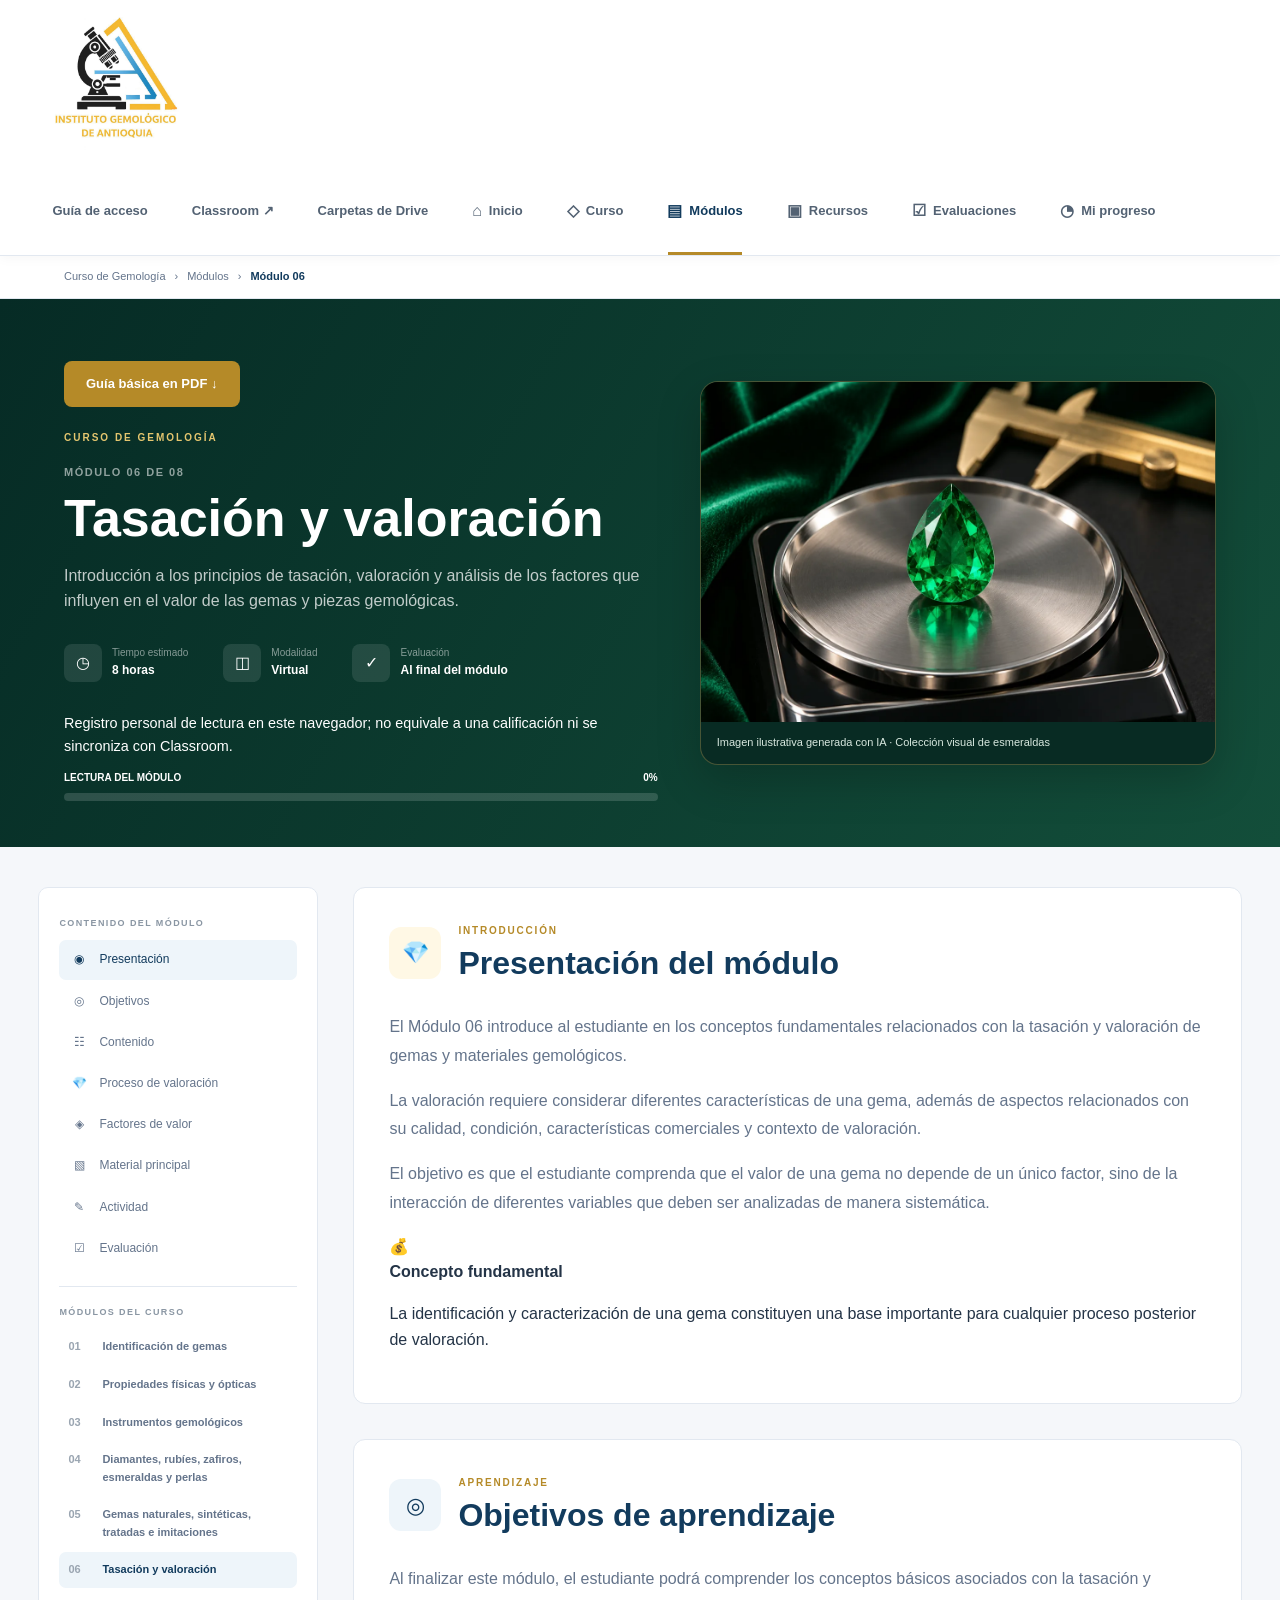
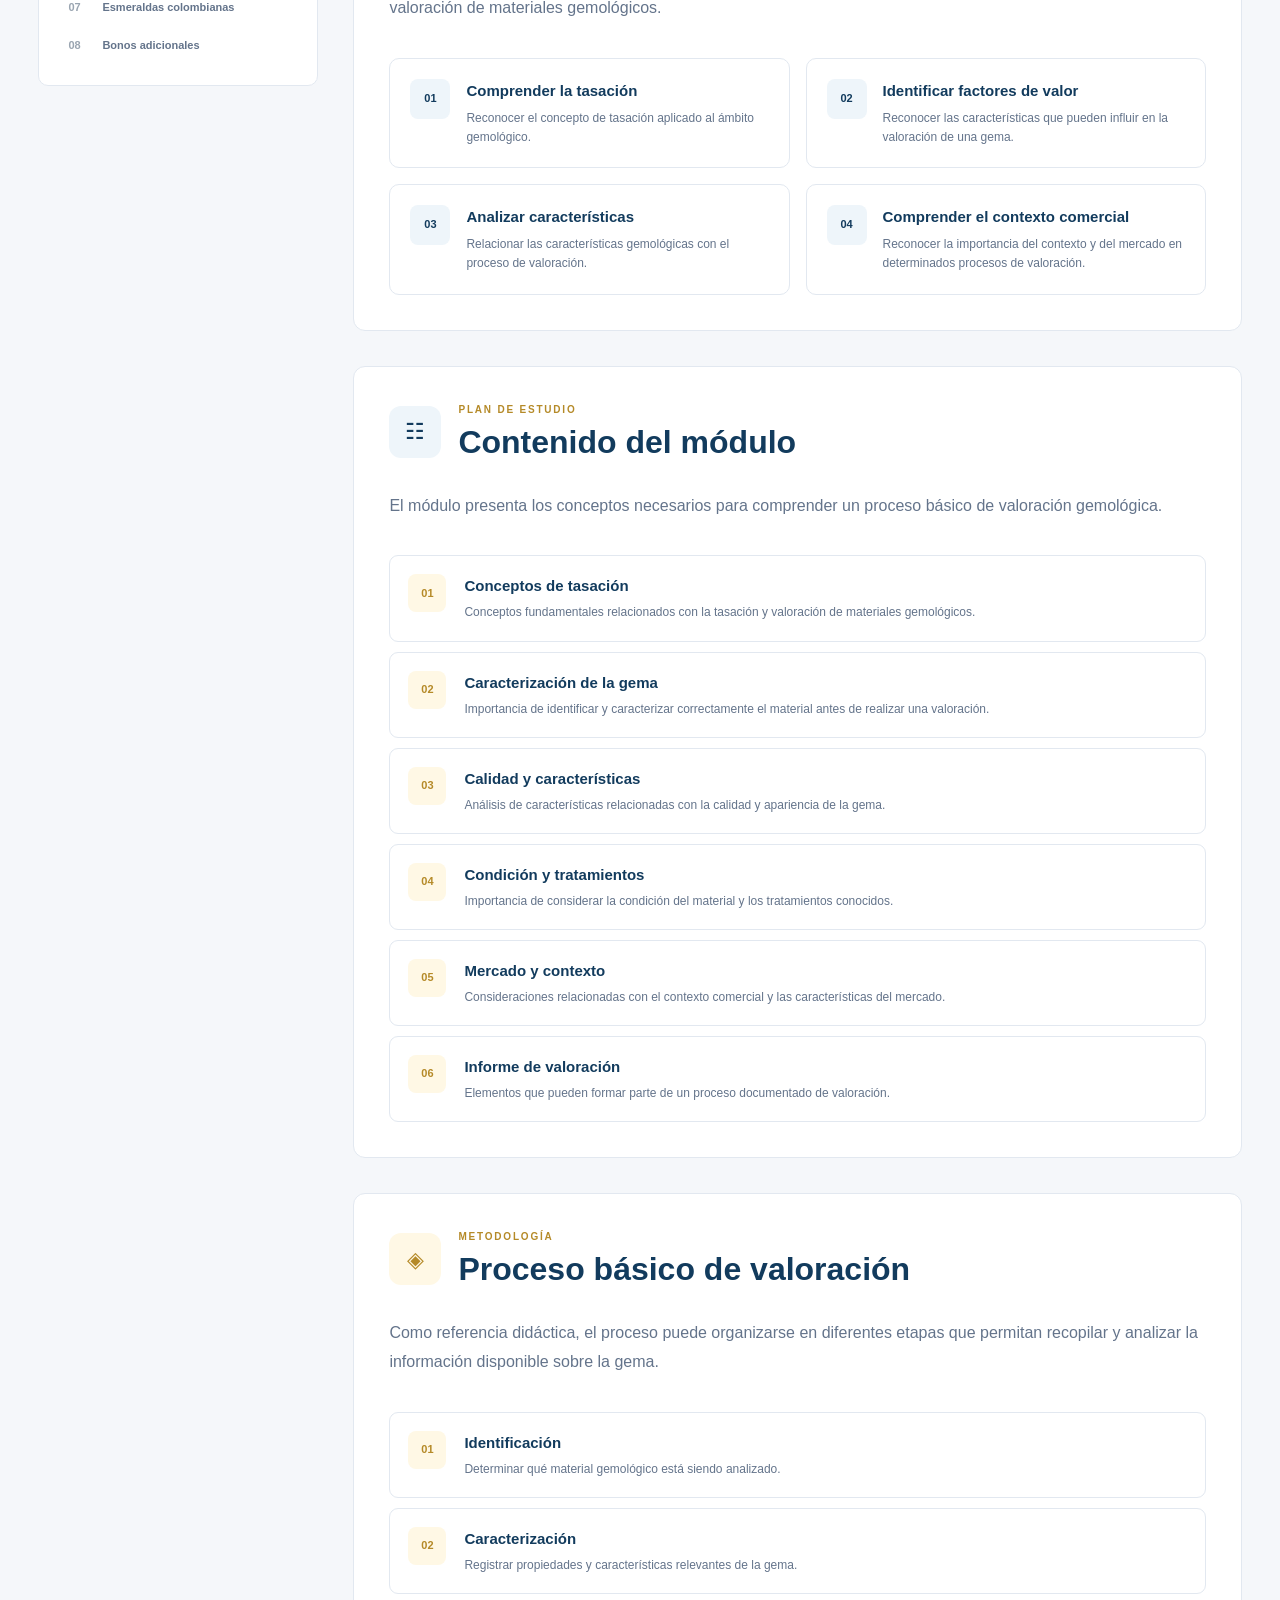
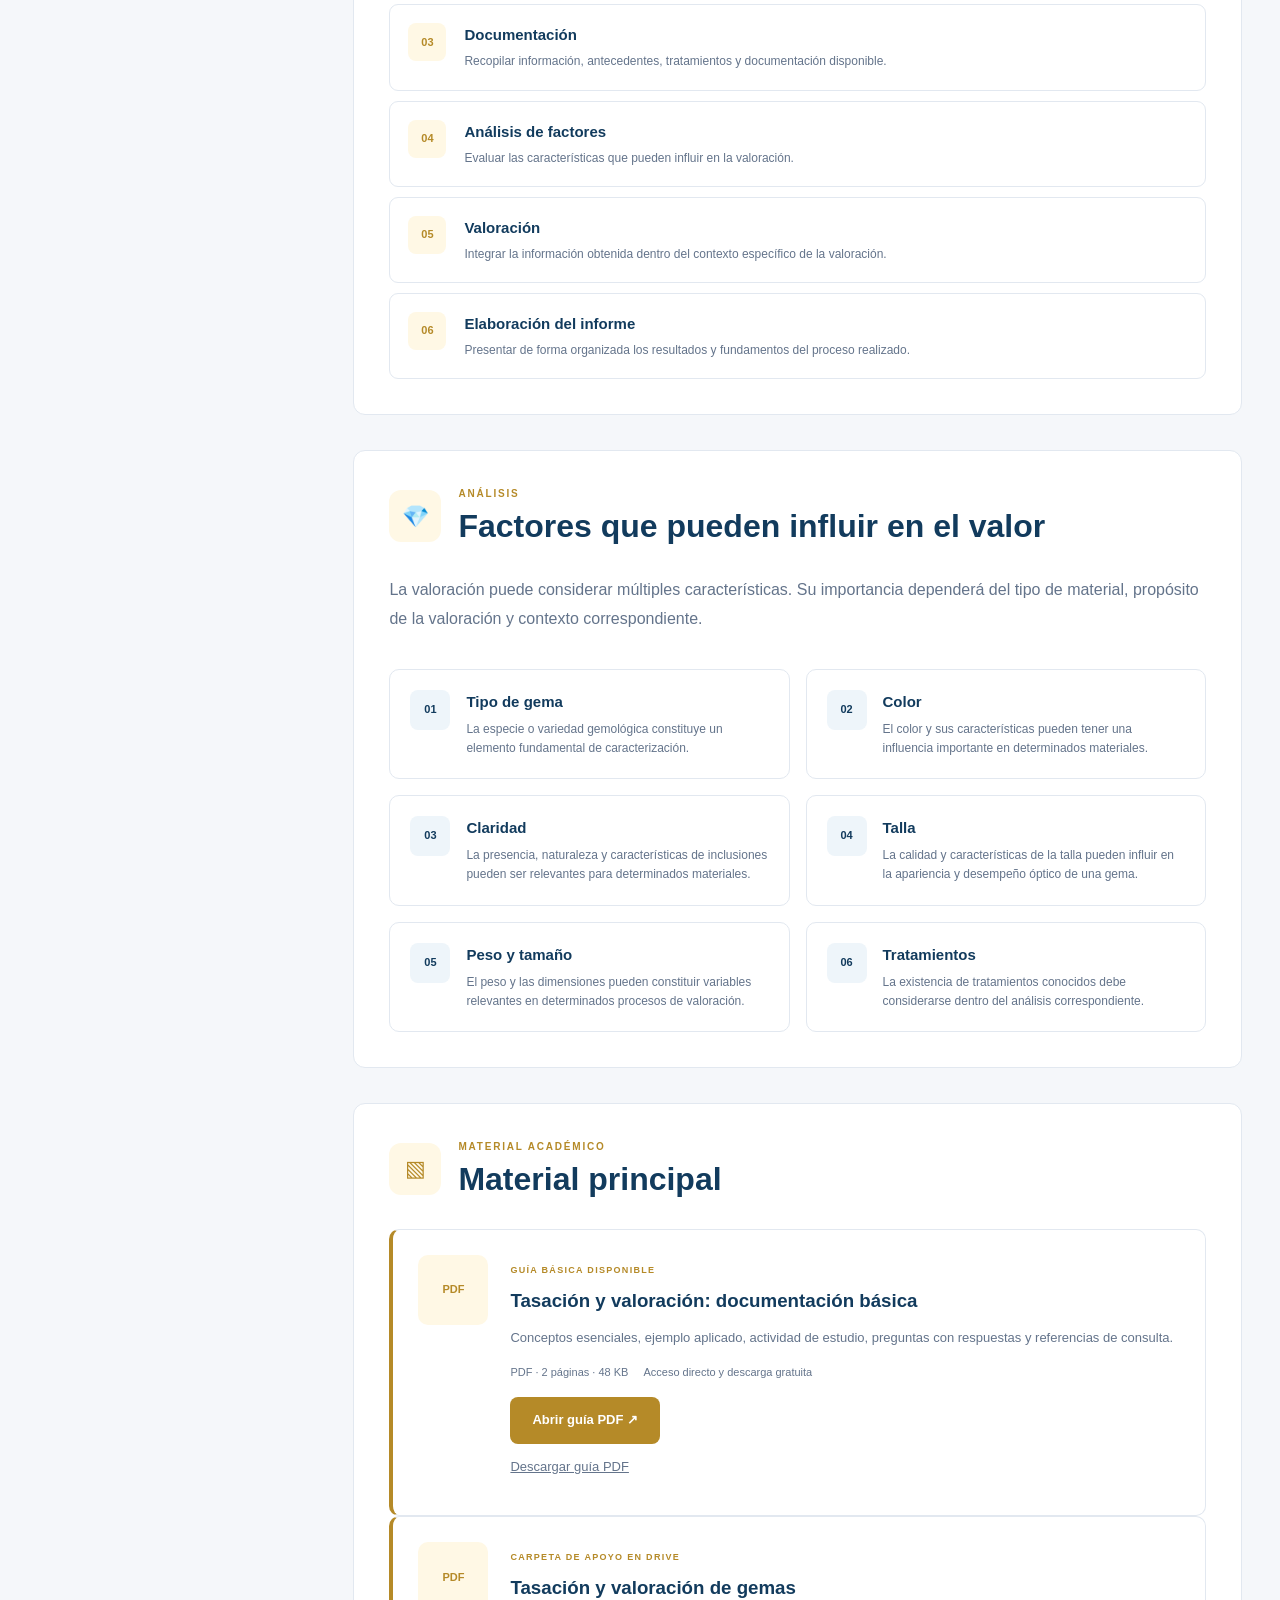
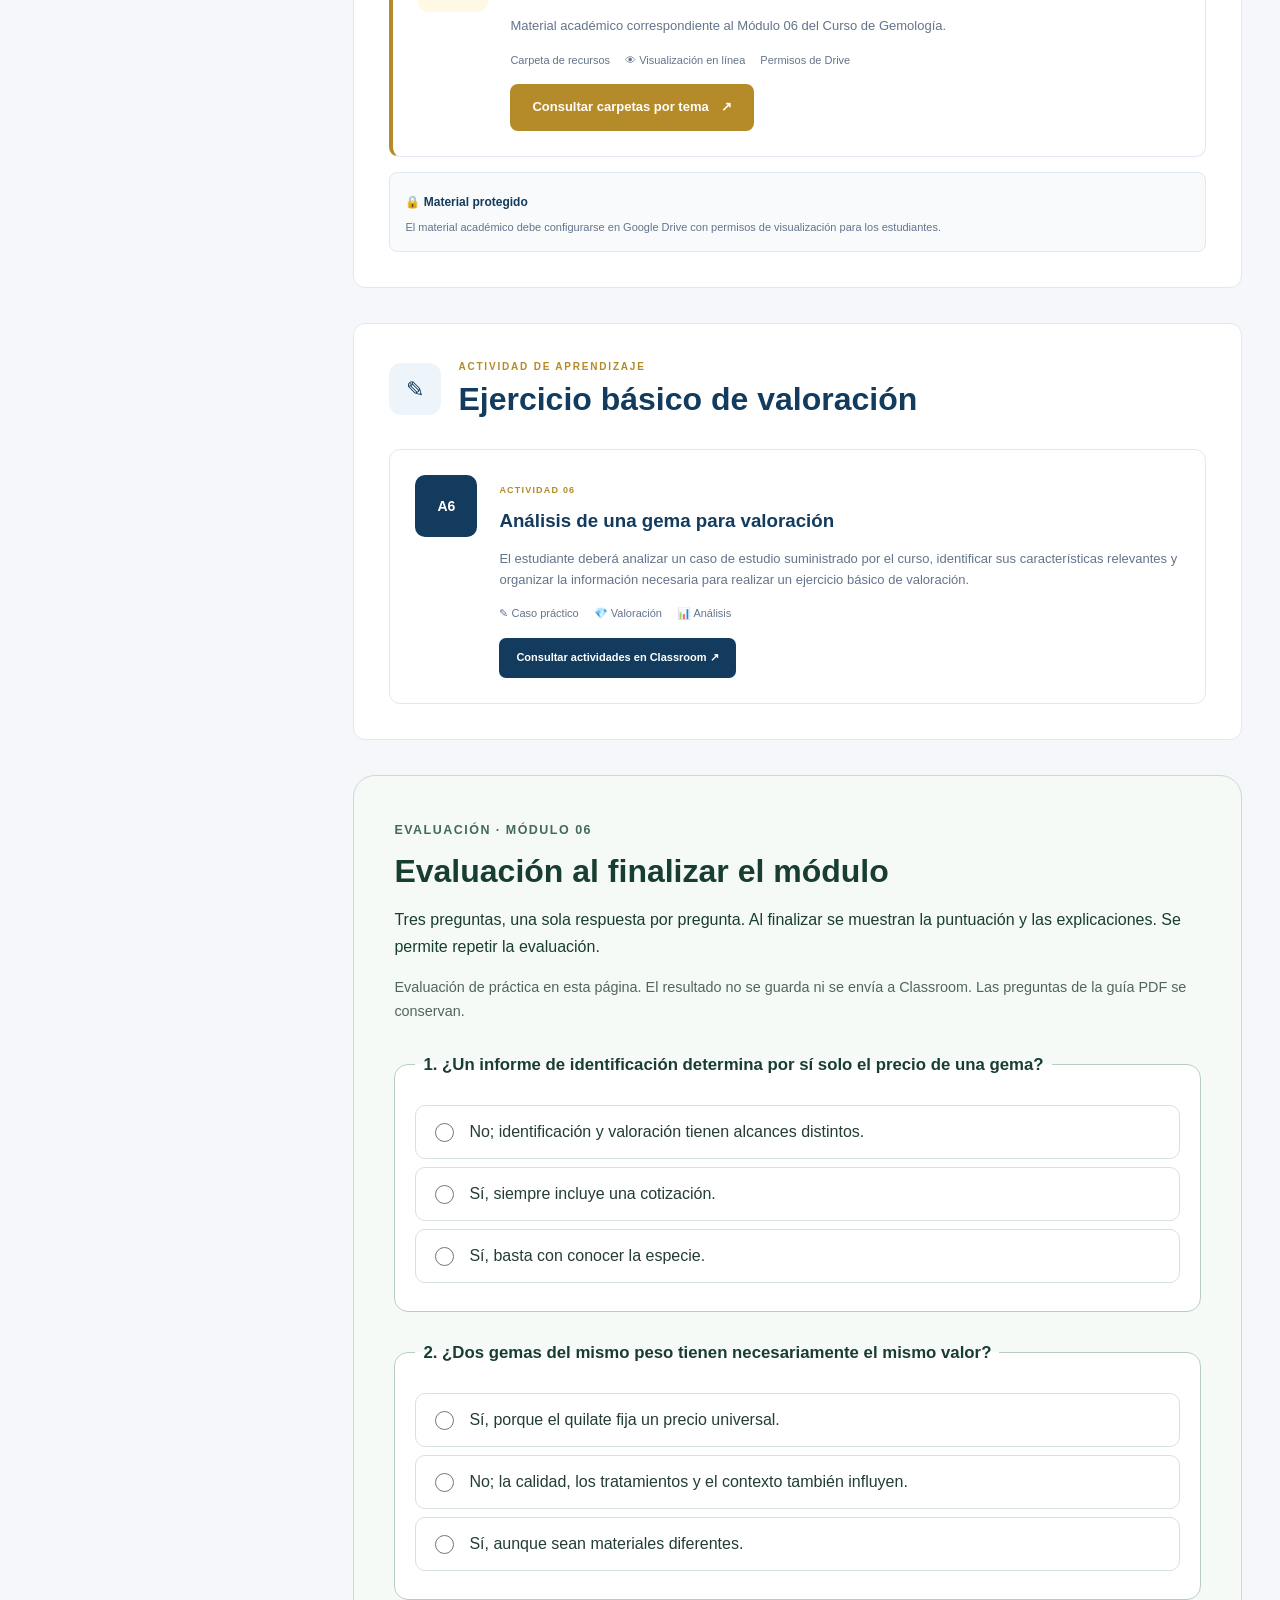
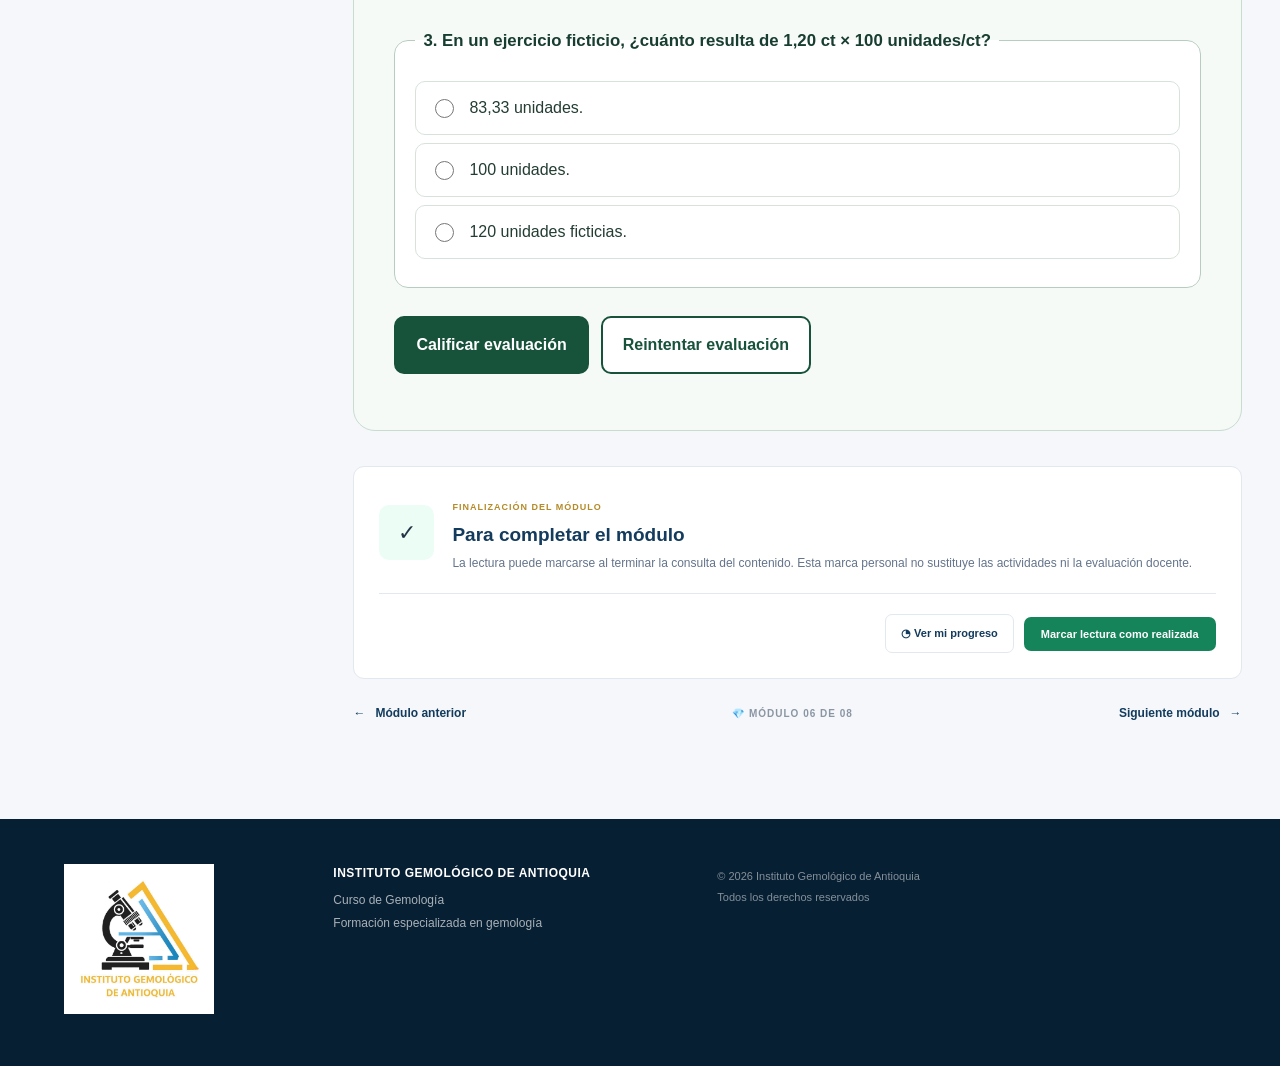
<file: modulo-06.html>
<!DOCTYPE html>
<html lang="es">

<head>

    <meta charset="UTF-8">

    <meta
        name="viewport"
        content="width=device-width, initial-scale=1.0">

    <meta
        name="description"
        content="Módulo 06 - Tasación y valoración de gemas. Curso de Gemología del Instituto Gemológico de Antioquia.">

    <title>
        Módulo 06 | Tasación y valoración
    </title>

    <link
        rel="stylesheet"
        href="estilos.css?v=quiz-1">

</head>


<body>


<!-- =====================================================
     HEADER
===================================================== -->

<header class="campus-header">

    <div class="header-container">


        <!-- LOGOTIPO -->

        <a
            href="index.html"
            class="brand">

            <img
                src="img/logo-iga.png?v=20261109"
                alt="Instituto Gemológico de Antioquia"
                class="brand-logo">

        </a>



        <!-- NAVEGACIÓN -->

        <nav class="main-navigation" id="navegacion-principal" aria-label="Navegación principal">
<a href="guia.html">Guía de acceso</a>
            <a href="https://classroom.google.com/c/ODY5NzM1NDYzODQ5" target="_blank" rel="noopener noreferrer">Classroom ↗</a>
            <a href="recursos.html#carpetas-drive">Carpetas de Drive</a>


            <a href="index.html">

                <span class="nav-icon">
                    ⌂
                </span>

                Inicio

            </a>


            <a href="index.html#curso">

                <span class="nav-icon">
                    ◇
                </span>

                Curso

            </a>


            <a
                href="index.html#modulos"
                class="nav-active">

                <span class="nav-icon">
                    ▤
                </span>

                Módulos

            </a>


            <a href="recursos.html">

                <span class="nav-icon">
                    ▣
                </span>

                Recursos

            </a>


            <a href="evaluaciones.html">

                <span class="nav-icon">
                    ☑
                </span>

                Evaluaciones

            </a>


            <a href="#progreso">

                <span class="nav-icon">
                    ◔
                </span>

                Mi progreso

            </a>


        </nav>



        <!-- MENÚ MÓVIL -->

        <button
            class="mobile-menu-button" type="button" aria-label="Abrir menú" aria-controls="navegacion-principal" aria-expanded="false"
            onclick="toggleMenu()">

            ☰

        </button>


    </div>

</header>



<!-- =====================================================
     BREADCRUMB
===================================================== -->

<div class="breadcrumb-container">

    <div class="breadcrumb">


        <a href="index.html">
            Curso de Gemología
        </a>


        <span>
            ›
        </span>


        <a href="index.html#modulos">
            Módulos
        </a>


        <span>
            ›
        </span>


        <strong>
            Módulo 06
        </strong>


    </div>

</div>



<!-- =====================================================
     CABECERA DEL MÓDULO
===================================================== -->

<section class="module-header emerald-module-header"><div class="emerald-module-layout">

    <div class="module-header-content">


        <p><a href="#guia-pdf" class="gold-button">Guía básica en PDF ↓</a></p>
<span class="module-course-label">
            CURSO DE GEMOLOGÍA
        </span>


        <div class="module-title-number">

            MÓDULO 06 DE 08

        </div>


        <h1>
            Tasación y valoración
        </h1>


        <p class="module-subtitle">

            Introducción a los principios de tasación,
            valoración y análisis de los factores que
            influyen en el valor de las gemas y piezas
            gemológicas.

        </p>



        <!-- INFORMACIÓN DEL MÓDULO -->

        <div class="module-meta">


            <div class="meta-item">

                <span class="meta-icon">
                    ◷
                </span>

                <div>

                    <small>
                        Tiempo estimado
                    </small>

                    <strong>
                        8 horas
                    </strong>

                </div>

            </div>



            <div class="meta-item">

                <span class="meta-icon">
                    ◫
                </span>

                <div>

                    <small>
                        Modalidad
                    </small>

                    <strong>
                        Virtual
                    </strong>

                </div>

            </div>



            <div class="meta-item">

                <span class="meta-icon">
                    ✓
                </span>

                <div>

                    <small>
                        Evaluación
                    </small>

                    <strong>
                        Al final del módulo
                    </strong>

                </div>

            </div>


        </div>



        <!-- PROGRESO -->

        <div
            class="module-progress"
            id="progreso">
<p class="progress-disclaimer">Registro personal de lectura en este navegador; no equivale a una calificación ni se sincroniza con Classroom.</p>


            <div class="progress-information">

                <span>
                    LECTURA DEL MÓDULO
                </span>


                <strong id="modulePercentage">
                    0%
                </strong>

            </div>


            <div class="progress-background">

                <div
                    id="moduleProgressBar"
                    class="progress-value">

                </div>

            </div>


        </div>


    </div>

<figure class="emerald-module-photo"><img src="img/emerald-valuation-1200.webp" srcset="img/emerald-valuation-600.webp 600w, img/emerald-valuation-1200.webp 1200w" sizes="(max-width: 700px) 90vw, 50vw" width="1200" height="800" alt="Esmeralda sobre una balanza de valoración" fetchpriority="high" decoding="async"><figcaption>Imagen ilustrativa generada con IA · Colección visual de esmeraldas</figcaption></figure></div></section>



<!-- =====================================================
     LAYOUT
===================================================== -->

<div class="campus-layout">



    <!-- =================================================
         SIDEBAR
    ================================================== -->

    <aside class="campus-sidebar">


        <div class="sidebar-title">
            CONTENIDO DEL MÓDULO
        </div>



        <a
            href="#presentacion"
            class="sidebar-item active">

            <span class="sidebar-icon">
                ◉
            </span>

            <span>
                Presentación
            </span>

        </a>



        <a
            href="#objetivos"
            class="sidebar-item">

            <span class="sidebar-icon">
                ◎
            </span>

            <span>
                Objetivos
            </span>

        </a>



        <a
            href="#contenido"
            class="sidebar-item">

            <span class="sidebar-icon">
                ☷
            </span>

            <span>
                Contenido
            </span>

        </a>



        <a
            href="#valoracion"
            class="sidebar-item">

            <span class="sidebar-icon">
                💎
            </span>

            <span>
                Proceso de valoración
            </span>

        </a>



        <a
            href="#factores"
            class="sidebar-item">

            <span class="sidebar-icon">
                ◈
            </span>

            <span>
                Factores de valor
            </span>

        </a>



        <a
            href="#material"
            class="sidebar-item">

            <span class="sidebar-icon">
                ▧
            </span>

            <span>
                Material principal
            </span>

        </a>



        <a
            href="#actividad"
            class="sidebar-item">

            <span class="sidebar-icon">
                ✎
            </span>

            <span>
                Actividad
            </span>

        </a>



        <a
            href="#evaluacion"
            class="sidebar-item">

            <span class="sidebar-icon">
                ☑
            </span>

            <span>
                Evaluación
            </span>

        </a>



        <div class="sidebar-divider"></div>



        <div class="sidebar-title">
            MÓDULOS DEL CURSO
        </div>



        <a
            href="modulo-01.html"
            class="course-module">

            <span>
                01
            </span>

            <strong>
                Identificación de gemas
            </strong>

        </a>



        <a
            href="modulo-02.html"
            class="course-module">

            <span>
                02
            </span>

            <strong>
                Propiedades físicas y ópticas
            </strong>

        </a>



        <a
            href="modulo-03.html"
            class="course-module">

            <span>
                03
            </span>

            <strong>
                Instrumentos gemológicos
            </strong>

        </a>



        <a
            href="modulo-04.html"
            class="course-module">

            <span>
                04
            </span>

            <strong>
                Diamantes, rubíes, zafiros,
                esmeraldas y perlas
            </strong>

        </a>



        <a
            href="modulo-05.html"
            class="course-module">

            <span>
                05
            </span>

            <strong>
                Gemas naturales, sintéticas,
                tratadas e imitaciones
            </strong>

        </a>



        <a
            href="modulo-06.html"
            class="course-module active-course-module">

            <span>
                06
            </span>

            <strong>
                Tasación y valoración
            </strong>

        </a>



        <a
            href="modulo-07.html"
            class="course-module">

            <span>
                07
            </span>

            <strong>
                Esmeraldas colombianas
            </strong>

        </a>



        <a
            href="modulo-08.html"
            class="course-module">

            <span>
                08
            </span>

            <strong>
                Bonos adicionales
            </strong>

        </a>


    </aside>



    <!-- =================================================
         ÁREA DE APRENDIZAJE
    ================================================== -->

    <main class="learning-area">



        <!-- =================================================
             PRESENTACIÓN
        ================================================== -->

        <section
            id="presentacion"
            class="academic-section">


            <div class="section-heading">


                <div class="heading-icon gold">
                    💎
                </div>


                <div>

                    <span>
                        INTRODUCCIÓN
                    </span>


                    <h2>
                        Presentación del módulo
                    </h2>

                </div>


            </div>



            <div class="academic-text">


                <p>

                    El Módulo 06 introduce al estudiante
                    en los conceptos fundamentales relacionados
                    con la tasación y valoración de gemas
                    y materiales gemológicos.

                </p>


                <p>

                    La valoración requiere considerar diferentes
                    características de una gema, además de
                    aspectos relacionados con su calidad,
                    condición, características comerciales
                    y contexto de valoración.

                </p>


                <p>

                    El objetivo es que el estudiante comprenda
                    que el valor de una gema no depende de un
                    único factor, sino de la interacción de
                    diferentes variables que deben ser analizadas
                    de manera sistemática.

                </p>


            </div>



            <div class="info-callout">


                <div class="callout-icon">
                    💰
                </div>


                <div>


                    <strong>
                        Concepto fundamental
                    </strong>


                    <p>

                        La identificación y caracterización
                        de una gema constituyen una base
                        importante para cualquier proceso
                        posterior de valoración.

                    </p>


                </div>


            </div>


        </section>



        <!-- =================================================
             OBJETIVOS
        ================================================== -->

        <section
            id="objetivos"
            class="academic-section">


            <div class="section-heading">


                <div class="heading-icon blue">
                    ◎
                </div>


                <div>

                    <span>
                        APRENDIZAJE
                    </span>


                    <h2>
                        Objetivos de aprendizaje
                    </h2>

                </div>


            </div>



            <p class="section-introduction">

                Al finalizar este módulo, el estudiante
                podrá comprender los conceptos básicos
                asociados con la tasación y valoración
                de materiales gemológicos.

            </p>



            <div class="objectives-grid">



                <article class="objective-card">


                    <div class="objective-number">
                        01
                    </div>


                    <div>

                        <h3>
                            Comprender la tasación
                        </h3>


                        <p>

                            Reconocer el concepto de tasación
                            aplicado al ámbito gemológico.

                        </p>

                    </div>


                </article>



                <article class="objective-card">


                    <div class="objective-number">
                        02
                    </div>


                    <div>

                        <h3>
                            Identificar factores de valor
                        </h3>


                        <p>

                            Reconocer las características que
                            pueden influir en la valoración
                            de una gema.

                        </p>

                    </div>


                </article>



                <article class="objective-card">


                    <div class="objective-number">
                        03
                    </div>


                    <div>

                        <h3>
                            Analizar características
                        </h3>


                        <p>

                            Relacionar las características
                            gemológicas con el proceso
                            de valoración.

                        </p>

                    </div>


                </article>



                <article class="objective-card">


                    <div class="objective-number">
                        04
                    </div>


                    <div>

                        <h3>
                            Comprender el contexto comercial
                        </h3>


                        <p>

                            Reconocer la importancia del
                            contexto y del mercado en
                            determinados procesos de valoración.

                        </p>

                    </div>


                </article>


            </div>


        </section>



        <!-- =================================================
             CONTENIDO
        ================================================== -->

        <section
            id="contenido"
            class="academic-section">


            <div class="section-heading">


                <div class="heading-icon blue">
                    ☷
                </div>


                <div>

                    <span>
                        PLAN DE ESTUDIO
                    </span>


                    <h2>
                        Contenido del módulo
                    </h2>

                </div>


            </div>



            <p class="section-introduction">

                El módulo presenta los conceptos necesarios
                para comprender un proceso básico de
                valoración gemológica.

            </p>



            <div class="topic-list">



                <div class="topic-row">


                    <span class="topic-number">
                        01
                    </span>


                    <div>

                        <h3>
                            Conceptos de tasación
                        </h3>


                        <p>

                            Conceptos fundamentales relacionados
                            con la tasación y valoración de
                            materiales gemológicos.

                        </p>

                    </div>


                </div>



                <div class="topic-row">


                    <span class="topic-number">
                        02
                    </span>


                    <div>

                        <h3>
                            Caracterización de la gema
                        </h3>


                        <p>

                            Importancia de identificar y
                            caracterizar correctamente el
                            material antes de realizar una
                            valoración.

                        </p>

                    </div>


                </div>



                <div class="topic-row">


                    <span class="topic-number">
                        03
                    </span>


                    <div>

                        <h3>
                            Calidad y características
                        </h3>


                        <p>

                            Análisis de características
                            relacionadas con la calidad
                            y apariencia de la gema.

                        </p>

                    </div>


                </div>



                <div class="topic-row">


                    <span class="topic-number">
                        04
                    </span>


                    <div>

                        <h3>
                            Condición y tratamientos
                        </h3>


                        <p>

                            Importancia de considerar la
                            condición del material y los
                            tratamientos conocidos.

                        </p>

                    </div>


                </div>



                <div class="topic-row">


                    <span class="topic-number">
                        05
                    </span>


                    <div>

                        <h3>
                            Mercado y contexto
                        </h3>


                        <p>

                            Consideraciones relacionadas con
                            el contexto comercial y las
                            características del mercado.

                        </p>

                    </div>


                </div>



                <div class="topic-row">


                    <span class="topic-number">
                        06
                    </span>


                    <div>

                        <h3>
                            Informe de valoración
                        </h3>


                        <p>

                            Elementos que pueden formar parte
                            de un proceso documentado de
                            valoración.

                        </p>

                    </div>


                </div>


            </div>


        </section>



        <!-- =================================================
             PROCESO DE VALORACIÓN
        ================================================== -->

        <section
            id="valoracion"
            class="academic-section">


            <div class="section-heading">


                <div class="heading-icon gold">
                    ◈
                </div>


                <div>

                    <span>
                        METODOLOGÍA
                    </span>


                    <h2>
                        Proceso básico de valoración
                    </h2>

                </div>


            </div>



            <p class="section-introduction">

                Como referencia didáctica, el proceso puede
                organizarse en diferentes etapas que permitan
                recopilar y analizar la información disponible
                sobre la gema.

            </p>



            <div class="topic-list">



                <div class="topic-row">


                    <span class="topic-number">
                        01
                    </span>


                    <div>

                        <h3>
                            Identificación
                        </h3>


                        <p>

                            Determinar qué material gemológico
                            está siendo analizado.

                        </p>

                    </div>


                </div>



                <div class="topic-row">


                    <span class="topic-number">
                        02
                    </span>


                    <div>

                        <h3>
                            Caracterización
                        </h3>


                        <p>

                            Registrar propiedades y características
                            relevantes de la gema.

                        </p>

                    </div>


                </div>



                <div class="topic-row">


                    <span class="topic-number">
                        03
                    </span>


                    <div>

                        <h3>
                            Documentación
                        </h3>


                        <p>

                            Recopilar información, antecedentes,
                            tratamientos y documentación disponible.

                        </p>

                    </div>


                </div>



                <div class="topic-row">


                    <span class="topic-number">
                        04
                    </span>


                    <div>

                        <h3>
                            Análisis de factores
                        </h3>


                        <p>

                            Evaluar las características que
                            pueden influir en la valoración.

                        </p>

                    </div>


                </div>



                <div class="topic-row">


                    <span class="topic-number">
                        05
                    </span>


                    <div>

                        <h3>
                            Valoración
                        </h3>


                        <p>

                            Integrar la información obtenida
                            dentro del contexto específico
                            de la valoración.

                        </p>

                    </div>


                </div>



                <div class="topic-row">


                    <span class="topic-number">
                        06
                    </span>


                    <div>

                        <h3>
                            Elaboración del informe
                        </h3>


                        <p>

                            Presentar de forma organizada
                            los resultados y fundamentos
                            del proceso realizado.

                        </p>

                    </div>


                </div>


            </div>


        </section>



        <!-- =================================================
             FACTORES DE VALOR
        ================================================== -->

        <section
            id="factores"
            class="academic-section">


            <div class="section-heading">


                <div class="heading-icon gold">
                    💎
                </div>


                <div>

                    <span>
                        ANÁLISIS
                    </span>


                    <h2>
                        Factores que pueden influir en el valor
                    </h2>

                </div>


            </div>



            <p class="section-introduction">

                La valoración puede considerar múltiples
                características. Su importancia dependerá
                del tipo de material, propósito de la
                valoración y contexto correspondiente.

            </p>



            <div class="objectives-grid">



                <article class="objective-card">


                    <div class="objective-number">
                        01
                    </div>


                    <div>

                        <h3>
                            Tipo de gema
                        </h3>


                        <p>

                            La especie o variedad gemológica
                            constituye un elemento fundamental
                            de caracterización.

                        </p>

                    </div>


                </article>



                <article class="objective-card">


                    <div class="objective-number">
                        02
                    </div>


                    <div>

                        <h3>
                            Color
                        </h3>


                        <p>

                            El color y sus características
                            pueden tener una influencia
                            importante en determinados
                            materiales.

                        </p>

                    </div>


                </article>



                <article class="objective-card">


                    <div class="objective-number">
                        03
                    </div>


                    <div>

                        <h3>
                            Claridad
                        </h3>


                        <p>

                            La presencia, naturaleza y
                            características de inclusiones
                            pueden ser relevantes para
                            determinados materiales.

                        </p>

                    </div>


                </article>



                <article class="objective-card">


                    <div class="objective-number">
                        04
                    </div>


                    <div>

                        <h3>
                            Talla
                        </h3>


                        <p>

                            La calidad y características
                            de la talla pueden influir
                            en la apariencia y desempeño
                            óptico de una gema.

                        </p>

                    </div>


                </article>



                <article class="objective-card">


                    <div class="objective-number">
                        05
                    </div>


                    <div>

                        <h3>
                            Peso y tamaño
                        </h3>


                        <p>

                            El peso y las dimensiones pueden
                            constituir variables relevantes
                            en determinados procesos de
                            valoración.

                        </p>

                    </div>


                </article>



                <article class="objective-card">


                    <div class="objective-number">
                        06
                    </div>


                    <div>

                        <h3>
                            Tratamientos
                        </h3>


                        <p>

                            La existencia de tratamientos
                            conocidos debe considerarse
                            dentro del análisis correspondiente.

                        </p>

                    </div>


                </article>



            </div>


        </section>



        <!-- =================================================
             MATERIAL PRINCIPAL
        ================================================== -->

        <section
            id="material"
            class="academic-section">


            <div class="section-heading">


                <div class="heading-icon gold">
                    ▧
                </div>


                <div>

                    <span>
                        MATERIAL ACADÉMICO
                    </span>


                    <h2>
                        Material principal
                    </h2>

                </div>


            </div>



            <article class="material-main-card" id="guia-pdf">
 <div class="pdf-icon" aria-hidden="true">PDF</div>
 <div class="material-information">
 <span class="material-type">GUÍA BÁSICA DISPONIBLE</span>
 <h3>Tasación y valoración: documentación básica</h3>
 <p>Conceptos esenciales, ejemplo aplicado, actividad de estudio, preguntas con respuestas y referencias de consulta.</p>
 <div class="material-details"><span>PDF · 2 páginas · 48 KB</span><span>Acceso directo y descarga gratuita</span></div>
 <a class="gold-button" href="docs/modulo-06-guia-basica.pdf" target="_blank" rel="noopener noreferrer" aria-label="Abrir guía básica del módulo 06 en PDF (nueva pestaña)">Abrir guía PDF ↗</a>
 <p><a href="docs/modulo-06-guia-basica.pdf" download>Descargar guía PDF</a></p>
 </div></article>
<div class="material-main-card">


                <div class="pdf-icon">
                    PDF
                </div>



                <div class="material-information">


                    <span class="material-type">
                        CARPETA DE APOYO EN DRIVE
                    </span>


                    <h3>
                        Tasación y valoración de gemas
                    </h3>


                    <p>

                        Material académico correspondiente
                        al Módulo 06 del Curso de Gemología.

                    </p>



                    <div class="material-details">


                        <span>
                            Carpeta de recursos
                        </span>


                        <span>
                            👁 Visualización en línea
                        </span>


                        <span>
                            Permisos de Drive
                        </span>


                    </div>



                    <a
                        href="recursos.html#carpetas-drive"
                        target="_blank"
                        rel="noopener noreferrer"
                        class="gold-button">

                        Consultar carpetas por tema


                        <span>
                            ↗
                        </span>


                    </a>


                </div>


            </div>



            <div class="security-notice">


                <strong>
                    🔒 Material protegido
                </strong>


                <p>

                    El material académico debe configurarse
                    en Google Drive con permisos de
                    visualización para los estudiantes.

                </p>


            </div>


        </section>



        <!-- =================================================
             ACTIVIDAD
        ================================================== -->

        <section
            id="actividad"
            class="academic-section">


            <div class="section-heading">


                <div class="heading-icon blue">
                    ✎
                </div>


                <div>

                    <span>
                        ACTIVIDAD DE APRENDIZAJE
                    </span>


                    <h2>
                        Ejercicio básico de valoración
                    </h2>

                </div>


            </div>



            <div class="activity-card">


                <div class="activity-badge">
                    A6
                </div>



                <div class="activity-content">


                    <span>
                        ACTIVIDAD 06
                    </span>


                    <h3>
                        Análisis de una gema para valoración
                    </h3>


                    <p>

                        El estudiante deberá analizar un caso
                        de estudio suministrado por el curso,
                        identificar sus características
                        relevantes y organizar la información
                        necesaria para realizar un ejercicio
                        básico de valoración.

                    </p>



                    <div class="activity-meta">


                        <span>
                            ✎ Caso práctico
                        </span>


                        <span>
                            💎 Valoración
                        </span>


                        <span>
                            📊 Análisis
                        </span>


                    </div>



                    <a
                        href="https://classroom.google.com/w/ODY5NzM1NDYzODQ5/t/all" target="_blank" rel="noopener noreferrer"
                        class="blue-button">Consultar actividades en Classroom ↗</a>


                </div>


            </div>


        </section>



        <!-- =================================================
             EVALUACIÓN
        ================================================== -->

        <section id="evaluacion" class="academic-section module-quiz" aria-labelledby="quiz-title"><span class="quiz-eyebrow">EVALUACIÓN · MÓDULO 06</span><h2 id="quiz-title">Evaluación al finalizar el módulo</h2><p>Tres preguntas, una sola respuesta por pregunta. Al finalizar se muestran la puntuación y las explicaciones. Se permite repetir la evaluación.</p><p class="quiz-note">Evaluación de práctica en esta página. El resultado no se guarda ni se envía a Classroom. Las preguntas de la guía PDF se conservan.</p><form class="quiz-form"><fieldset data-answer="0"><legend>1. ¿Un informe de identificación determina por sí solo el precio de una gema?</legend><label class="quiz-option"><input type="radio" name="q1" value="0" required> <span>No; identificación y valoración tienen alcances distintos.</span></label><label class="quiz-option"><input type="radio" name="q1" value="1" required> <span>Sí, siempre incluye una cotización.</span></label><label class="quiz-option"><input type="radio" name="q1" value="2" required> <span>Sí, basta con conocer la especie.</span></label><p class="quiz-feedback" hidden data-explanation="Valorar requiere considerar calidad, tratamientos, contexto de mercado y propósito de la valoración."></p></fieldset><fieldset data-answer="1"><legend>2. ¿Dos gemas del mismo peso tienen necesariamente el mismo valor?</legend><label class="quiz-option"><input type="radio" name="q2" value="0" required> <span>Sí, porque el quilate fija un precio universal.</span></label><label class="quiz-option"><input type="radio" name="q2" value="1" required> <span>No; la calidad, los tratamientos y el contexto también influyen.</span></label><label class="quiz-option"><input type="radio" name="q2" value="2" required> <span>Sí, aunque sean materiales diferentes.</span></label><p class="quiz-feedback" hidden data-explanation="El peso es uno de varios factores y no determina por sí solo el valor."></p></fieldset><fieldset data-answer="2"><legend>3. En un ejercicio ficticio, ¿cuánto resulta de 1,20 ct × 100 unidades/ct?</legend><label class="quiz-option"><input type="radio" name="q3" value="0" required> <span>83,33 unidades.</span></label><label class="quiz-option"><input type="radio" name="q3" value="1" required> <span>100 unidades.</span></label><label class="quiz-option"><input type="radio" name="q3" value="2" required> <span>120 unidades ficticias.</span></label><p class="quiz-feedback" hidden data-explanation="1,20 × 100 = 120 unidades. Es un ejemplo aritmético, no una cotización comercial."></p></fieldset><div class="quiz-actions"><button class="quiz-submit" type="submit">Calificar evaluación</button><button class="quiz-reset" type="reset">Reintentar evaluación</button></div><p class="quiz-result" role="status" tabindex="-1"></p></form><noscript>La calificación automática requiere JavaScript. Las preguntas pueden resolverse con apoyo de la guía PDF.</noscript></section>



        <!-- =================================================
             FINALIZACIÓN
        ================================================== -->

        <section class="completion-card">


            <div class="completion-information">


                <div class="completion-icon">
                    ✓
                </div>


                <div>


                    <span>
                        FINALIZACIÓN DEL MÓDULO
                    </span>


                    <h2>
                        Para completar el módulo
                    </h2>


                    <p>La lectura puede marcarse al terminar la consulta del contenido. Esta marca personal no sustituye las actividades ni la evaluación docente.</p>


                </div>


            </div>



            <div class="completion-actions">


                <a
                    href="#progreso"
                    class="progress-button">

                    ◔ Ver mi progreso

                </a>



                <button
                    onclick="alternarLectura(6)"
                    class="complete-button">

                    ✓ Marcar lectura como realizada

                </button>


            </div>


        </section>



        <!-- =================================================
             NAVEGACIÓN
        ================================================== -->

        <div class="module-navigation">


            <a
                href="modulo-05.html"
                class="previous-module">

                ←

                <span>
                    Módulo anterior
                </span>

            </a>



            <div class="current-module">

                <span>
                    💎
                </span>

                MÓDULO 06 DE 08

            </div>



            <a
                href="modulo-07.html"
                class="next-module">

                <span>
                    Siguiente módulo
                </span>

                →

            </a>


        </div>


    </main>

</div>



<!-- =====================================================
     FOOTER
===================================================== -->

<footer class="campus-footer">


    <div class="footer-container">


        <div class="footer-brand">

            <img
                src="img/logo-iga.png?v=20261109"
                alt="Instituto Gemológico de Antioquia">

        </div>



        <div class="footer-information">


            <strong>
                INSTITUTO GEMOLÓGICO DE ANTIOQUIA
            </strong>


            <p>
                Curso de Gemología
            </p>


            <p>
                Formación especializada en gemología
            </p>


        </div>



        <div class="footer-copy">


            <p>
                © 2026 Instituto Gemológico de Antioquia
            </p>


            <p>
                Todos los derechos reservados
            </p>


        </div>


    </div>

</footer>



<script src="script.js"></script>


<script src="evaluaciones.js?v=quiz-1"></script>
</body>

</html>
</file>
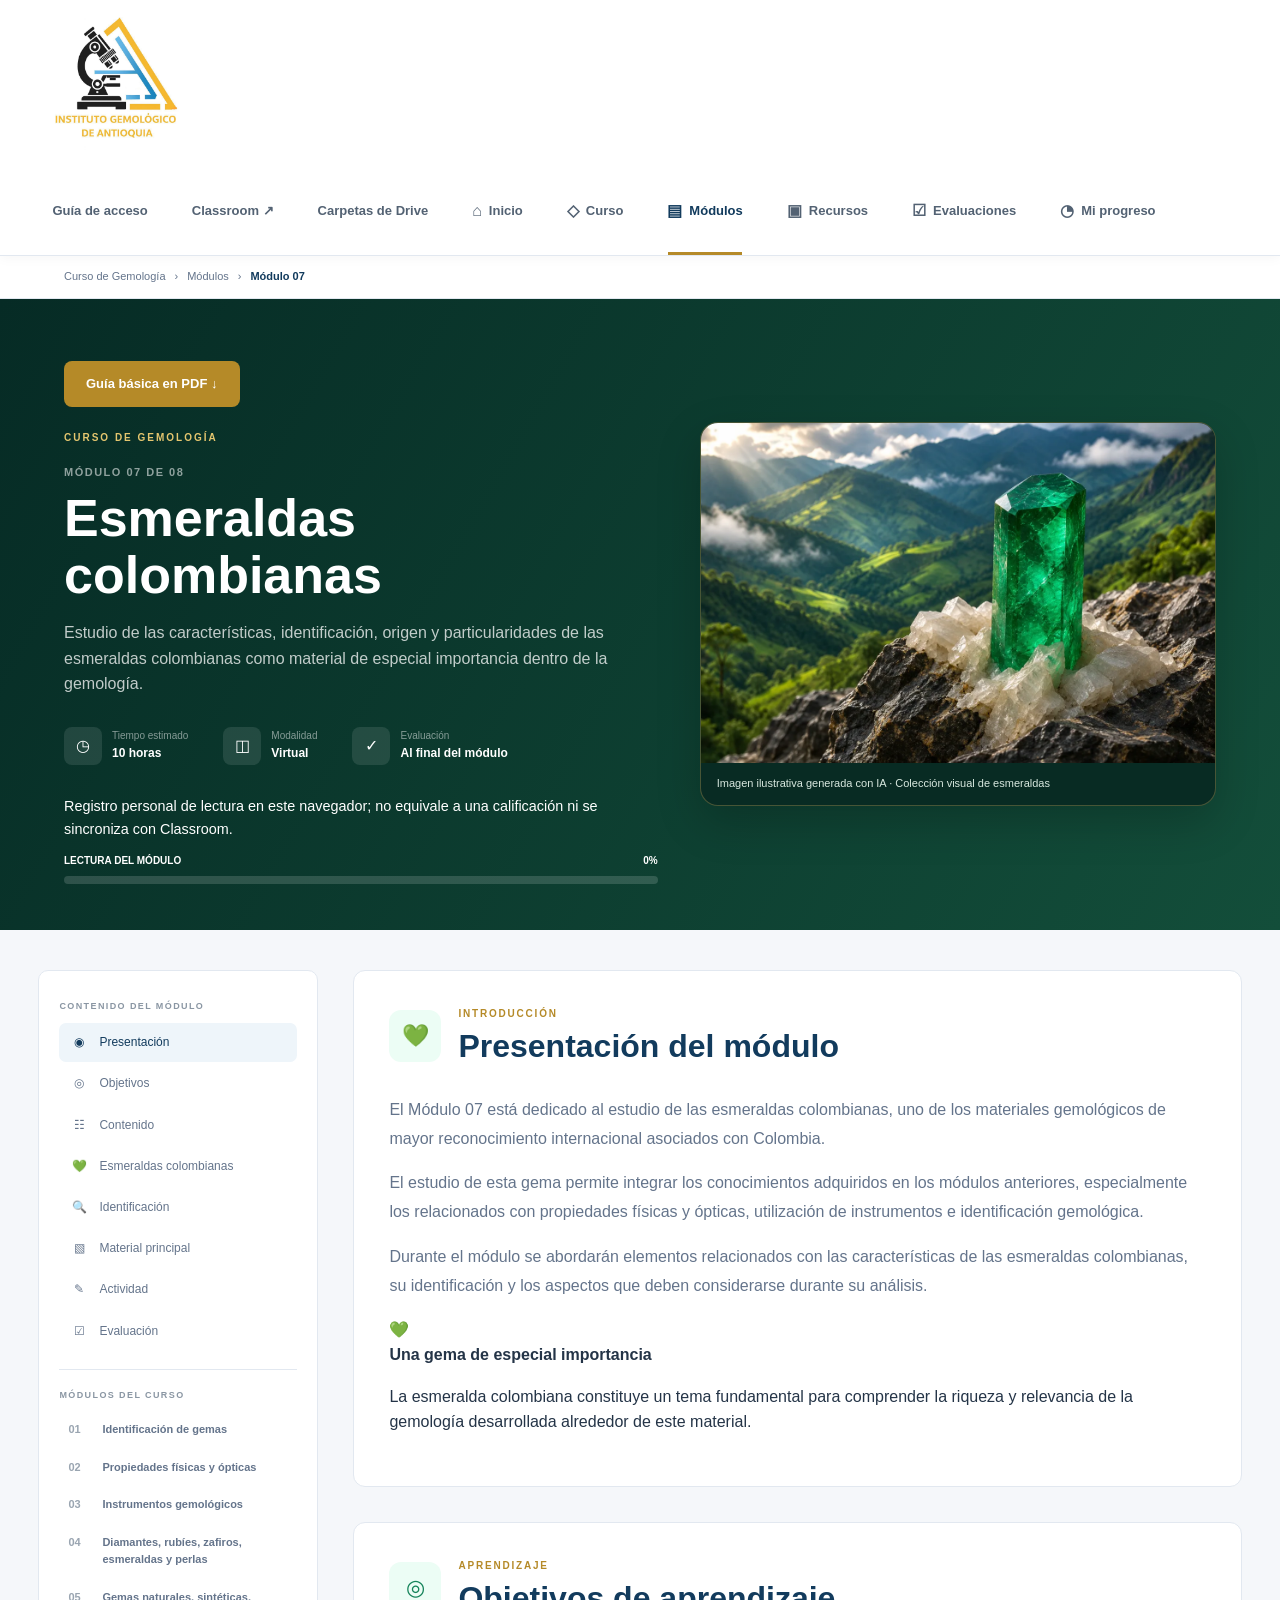
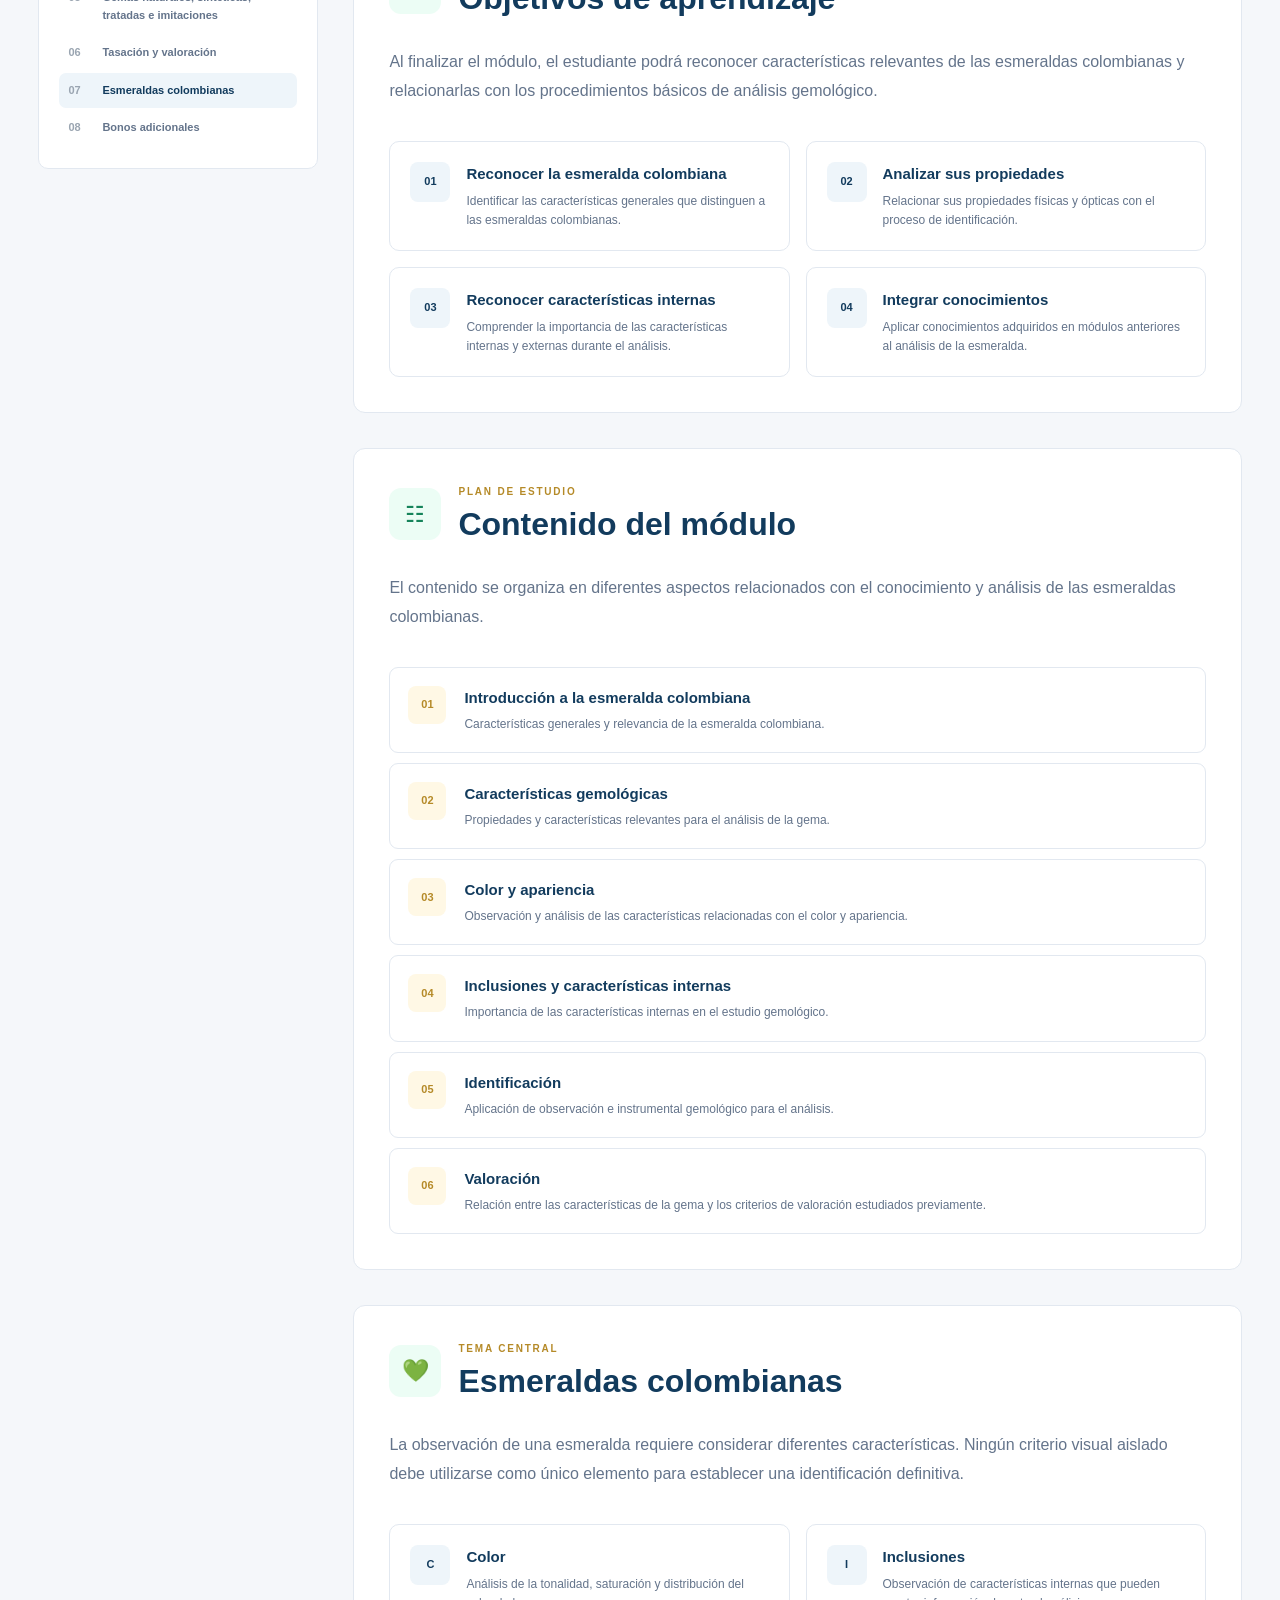
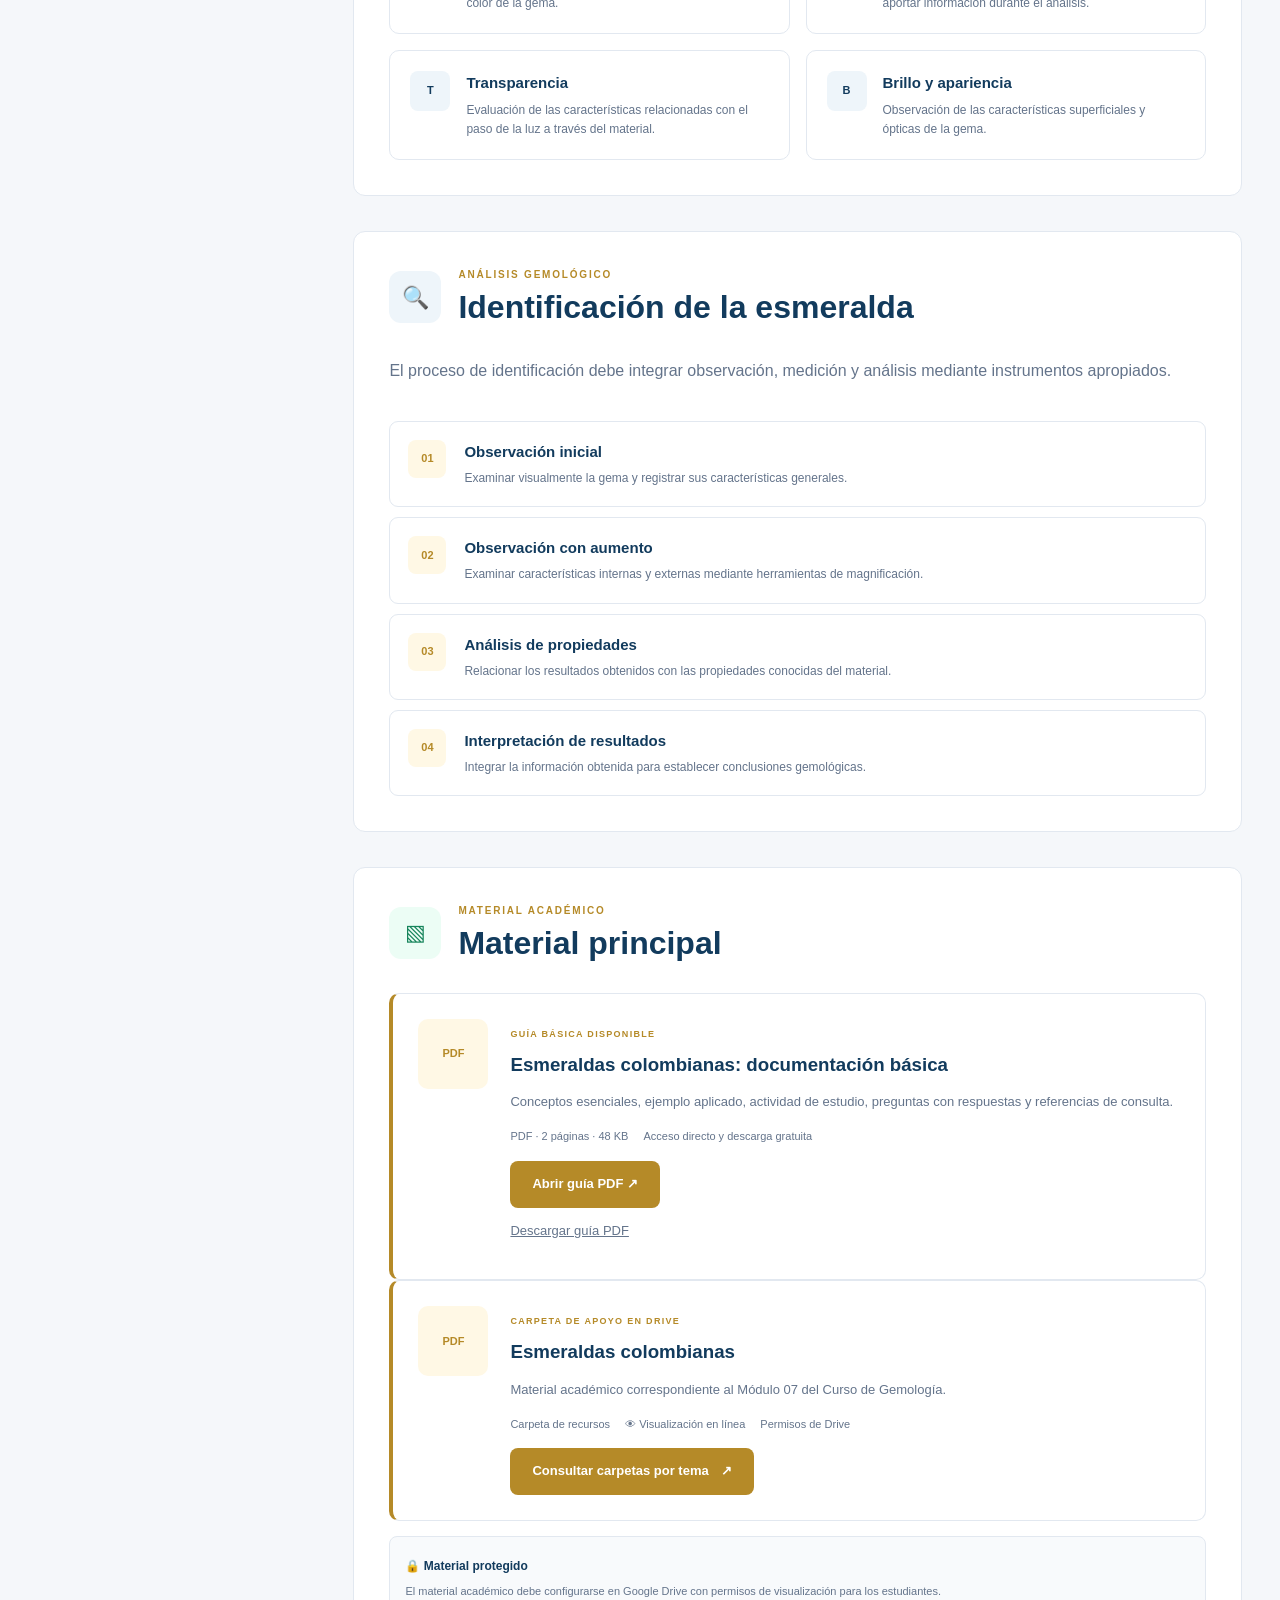
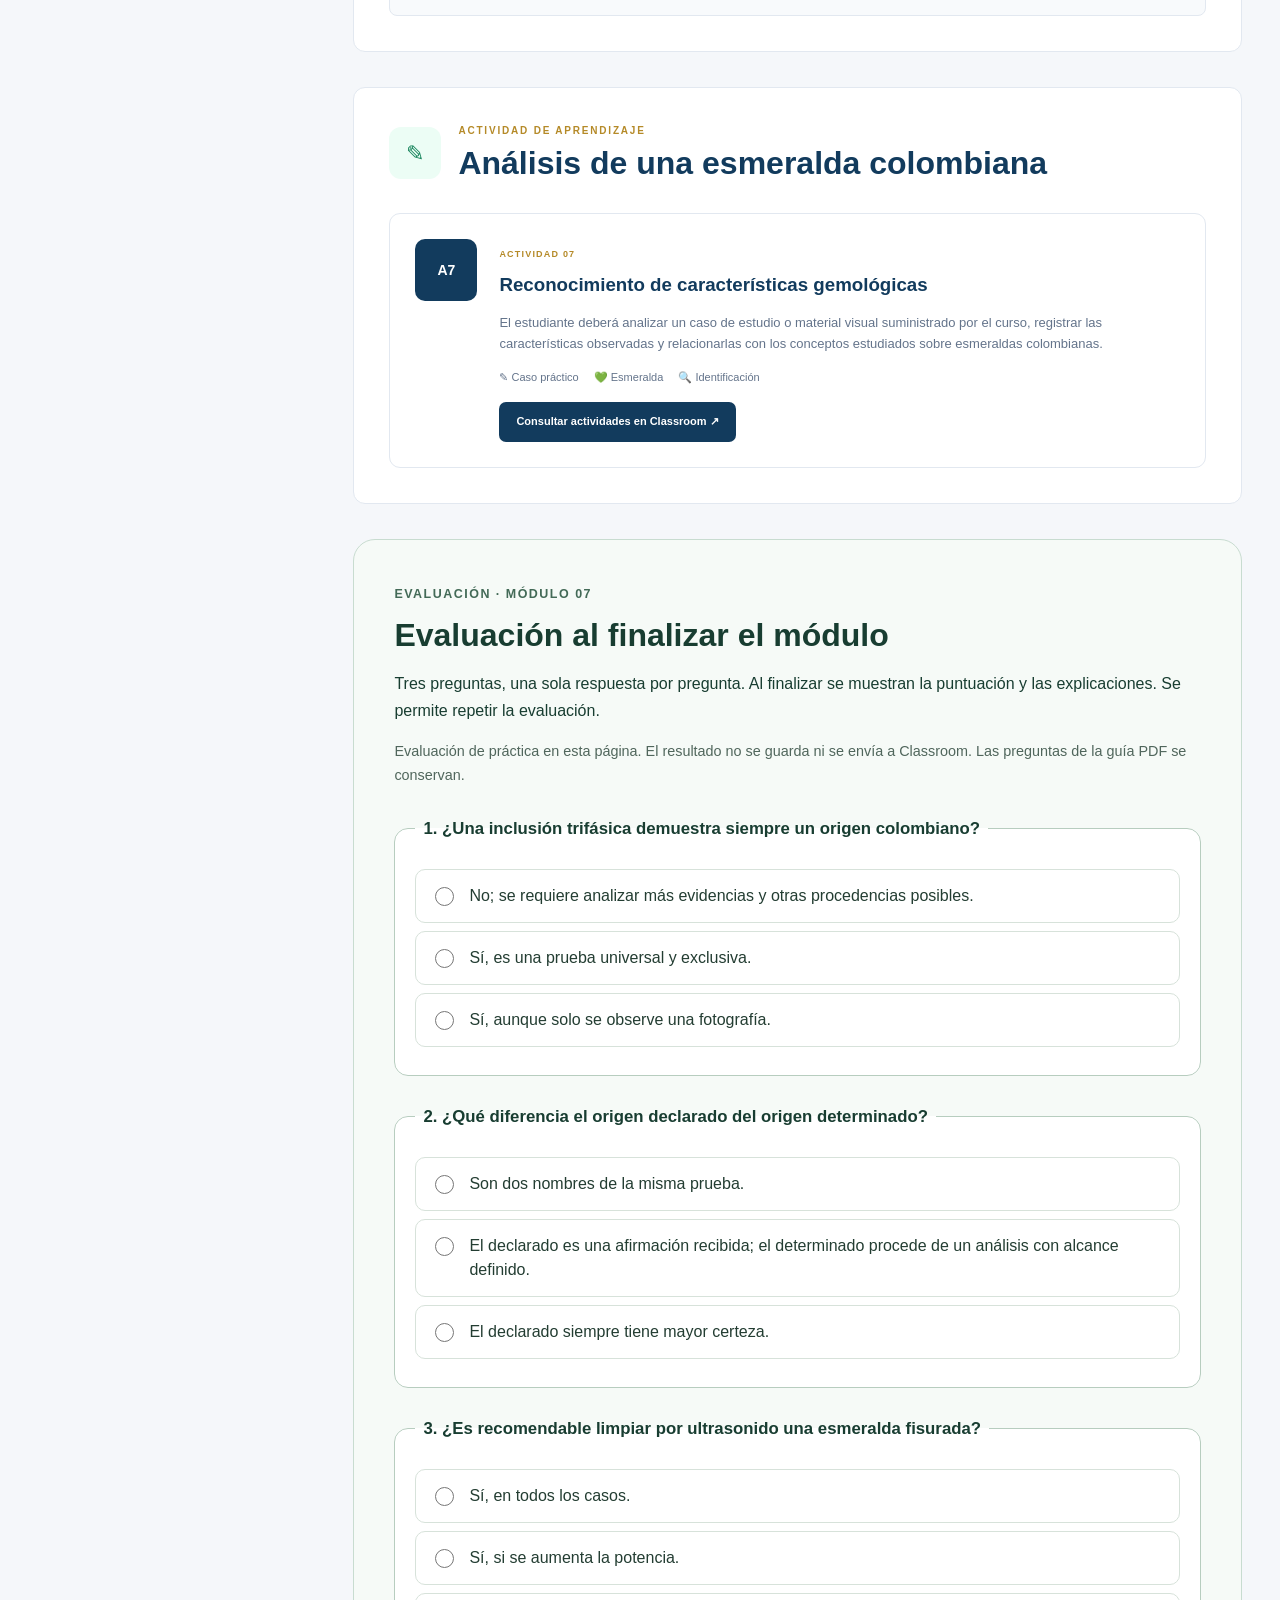
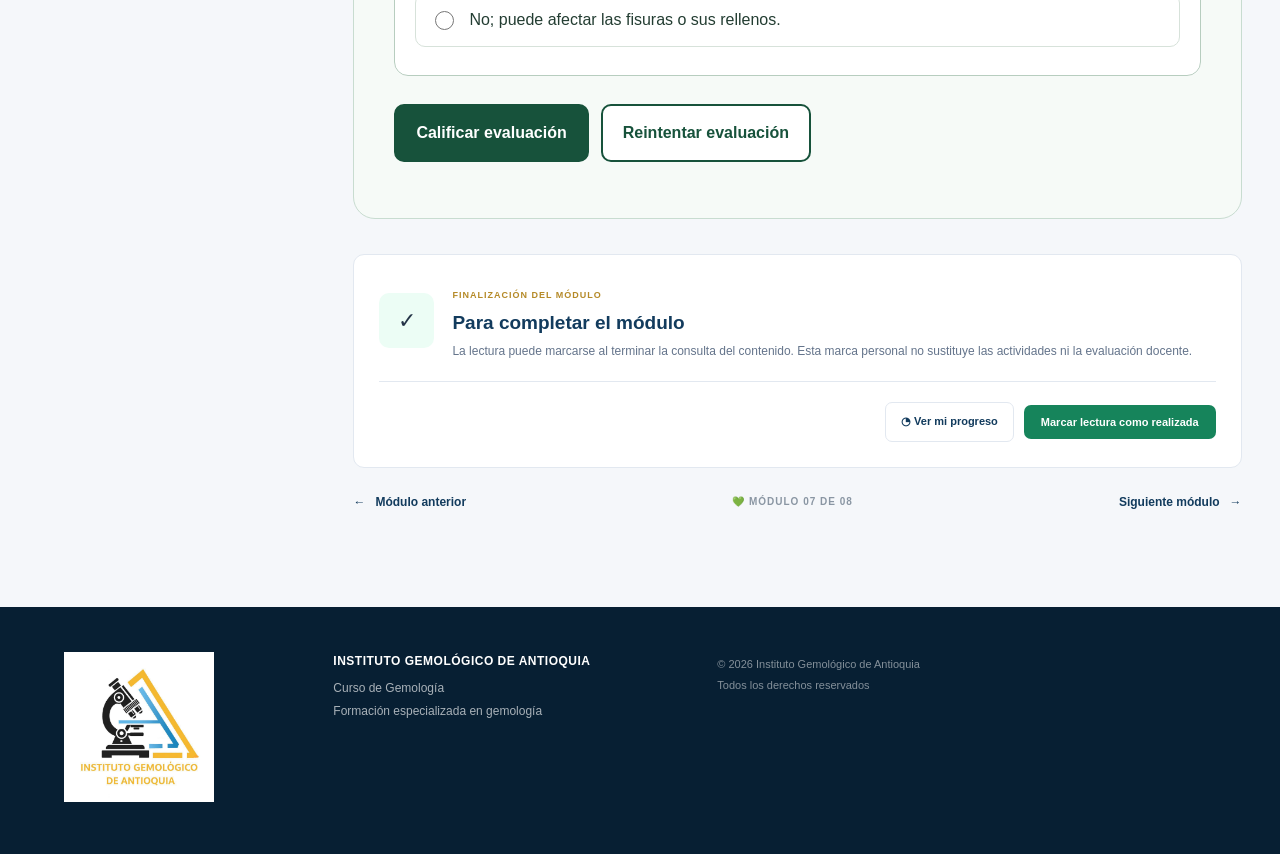
<file: modulo-07.html>
<!DOCTYPE html>
<html lang="es">

<head>

    <meta charset="UTF-8">

    <meta
        name="viewport"
        content="width=device-width, initial-scale=1.0">

    <meta
        name="description"
        content="Módulo 07 - Esmeraldas Colombianas. Curso de Gemología del Instituto Gemológico de Antioquia.">

    <title>
        Módulo 07 | Esmeraldas Colombianas
    </title>

    <link
        rel="stylesheet"
        href="estilos.css?v=quiz-1">

</head>


<body>


<!-- =====================================================
     HEADER
===================================================== -->

<header class="campus-header">

    <div class="header-container">


        <!-- LOGOTIPO -->

        <a
            href="index.html"
            class="brand">

            <img
                src="img/logo-iga.png?v=20261109"
                alt="Instituto Gemológico de Antioquia"
                class="brand-logo">

        </a>



        <!-- NAVEGACIÓN -->

        <nav class="main-navigation" id="navegacion-principal" aria-label="Navegación principal">
<a href="guia.html">Guía de acceso</a>
            <a href="https://classroom.google.com/c/ODY5NzM1NDYzODQ5" target="_blank" rel="noopener noreferrer">Classroom ↗</a>
            <a href="recursos.html#carpetas-drive">Carpetas de Drive</a>


            <a href="index.html">

                <span class="nav-icon">
                    ⌂
                </span>

                Inicio

            </a>


            <a href="index.html#curso">

                <span class="nav-icon">
                    ◇
                </span>

                Curso

            </a>


            <a
                href="index.html#modulos"
                class="nav-active">

                <span class="nav-icon">
                    ▤
                </span>

                Módulos

            </a>


            <a href="recursos.html">

                <span class="nav-icon">
                    ▣
                </span>

                Recursos

            </a>


            <a href="evaluaciones.html">

                <span class="nav-icon">
                    ☑
                </span>

                Evaluaciones

            </a>


            <a href="#progreso">

                <span class="nav-icon">
                    ◔
                </span>

                Mi progreso

            </a>


        </nav>



        <!-- MENÚ MÓVIL -->

        <button
            class="mobile-menu-button" type="button" aria-label="Abrir menú" aria-controls="navegacion-principal" aria-expanded="false"
            onclick="toggleMenu()">

            ☰

        </button>


    </div>

</header>



<!-- =====================================================
     BREADCRUMB
===================================================== -->

<div class="breadcrumb-container">

    <div class="breadcrumb">


        <a href="index.html">
            Curso de Gemología
        </a>


        <span>
            ›
        </span>


        <a href="index.html#modulos">
            Módulos
        </a>


        <span>
            ›
        </span>


        <strong>
            Módulo 07
        </strong>


    </div>

</div>



<!-- =====================================================
     CABECERA DEL MÓDULO
===================================================== -->

<section class="module-header emerald-module-header emerald-module"><div class="emerald-module-layout">

    <div class="module-header-content">


        <p><a href="#guia-pdf" class="gold-button">Guía básica en PDF ↓</a></p>
<span class="module-course-label">
            CURSO DE GEMOLOGÍA
        </span>


        <div class="module-title-number">

            MÓDULO 07 DE 08

        </div>


        <h1>
            Esmeraldas colombianas
        </h1>


        <p class="module-subtitle">

            Estudio de las características, identificación,
            origen y particularidades de las esmeraldas
            colombianas como material de especial importancia
            dentro de la gemología.

        </p>



        <!-- INFORMACIÓN -->

        <div class="module-meta">


            <div class="meta-item">

                <span class="meta-icon">
                    ◷
                </span>

                <div>

                    <small>
                        Tiempo estimado
                    </small>

                    <strong>
                        10 horas
                    </strong>

                </div>

            </div>



            <div class="meta-item">

                <span class="meta-icon">
                    ◫
                </span>

                <div>

                    <small>
                        Modalidad
                    </small>

                    <strong>
                        Virtual
                    </strong>

                </div>

            </div>



            <div class="meta-item">

                <span class="meta-icon">
                    ✓
                </span>

                <div>

                    <small>
                        Evaluación
                    </small>

                    <strong>
                        Al final del módulo
                    </strong>

                </div>

            </div>


        </div>



        <!-- PROGRESO -->

        <div
            class="module-progress"
            id="progreso">
<p class="progress-disclaimer">Registro personal de lectura en este navegador; no equivale a una calificación ni se sincroniza con Classroom.</p>


            <div class="progress-information">

                <span>
                    LECTURA DEL MÓDULO
                </span>


                <strong id="modulePercentage">
                    0%
                </strong>

            </div>


            <div class="progress-background">

                <div
                    id="moduleProgressBar"
                    class="progress-value">

                </div>

            </div>


        </div>


    </div>

<figure class="emerald-module-photo"><img src="img/emerald-colombia-1200.webp" srcset="img/emerald-colombia-600.webp 600w, img/emerald-colombia-1200.webp 1200w" sizes="(max-width: 700px) 90vw, 50vw" width="1200" height="800" alt="Cristal de esmeralda sobre calcita ante un paisaje andino ilustrativo" fetchpriority="high" decoding="async"><figcaption>Imagen ilustrativa generada con IA · Colección visual de esmeraldas</figcaption></figure></div></section>



<!-- =====================================================
     LAYOUT
===================================================== -->

<div class="campus-layout">



    <!-- =================================================
         SIDEBAR
    ================================================== -->

    <aside class="campus-sidebar">


        <div class="sidebar-title">
            CONTENIDO DEL MÓDULO
        </div>



        <a
            href="#presentacion"
            class="sidebar-item active">

            <span class="sidebar-icon">
                ◉
            </span>

            <span>
                Presentación
            </span>

        </a>



        <a
            href="#objetivos"
            class="sidebar-item">

            <span class="sidebar-icon">
                ◎
            </span>

            <span>
                Objetivos
            </span>

        </a>



        <a
            href="#contenido"
            class="sidebar-item">

            <span class="sidebar-icon">
                ☷
            </span>

            <span>
                Contenido
            </span>

        </a>



        <a
            href="#esmeraldas"
            class="sidebar-item">

            <span class="sidebar-icon">
                💚
            </span>

            <span>
                Esmeraldas colombianas
            </span>

        </a>



        <a
            href="#identificacion"
            class="sidebar-item">

            <span class="sidebar-icon">
                🔍
            </span>

            <span>
                Identificación
            </span>

        </a>



        <a
            href="#material"
            class="sidebar-item">

            <span class="sidebar-icon">
                ▧
            </span>

            <span>
                Material principal
            </span>

        </a>



        <a
            href="#actividad"
            class="sidebar-item">

            <span class="sidebar-icon">
                ✎
            </span>

            <span>
                Actividad
            </span>

        </a>



        <a
            href="#evaluacion"
            class="sidebar-item">

            <span class="sidebar-icon">
                ☑
            </span>

            <span>
                Evaluación
            </span>

        </a>



        <div class="sidebar-divider"></div>



        <div class="sidebar-title">
            MÓDULOS DEL CURSO
        </div>



        <a
            href="modulo-01.html"
            class="course-module">

            <span>
                01
            </span>

            <strong>
                Identificación de gemas
            </strong>

        </a>



        <a
            href="modulo-02.html"
            class="course-module">

            <span>
                02
            </span>

            <strong>
                Propiedades físicas y ópticas
            </strong>

        </a>



        <a
            href="modulo-03.html"
            class="course-module">

            <span>
                03
            </span>

            <strong>
                Instrumentos gemológicos
            </strong>

        </a>



        <a
            href="modulo-04.html"
            class="course-module">

            <span>
                04
            </span>

            <strong>
                Diamantes, rubíes, zafiros,
                esmeraldas y perlas
            </strong>

        </a>



        <a
            href="modulo-05.html"
            class="course-module">

            <span>
                05
            </span>

            <strong>
                Gemas naturales, sintéticas,
                tratadas e imitaciones
            </strong>

        </a>



        <a
            href="modulo-06.html"
            class="course-module">

            <span>
                06
            </span>

            <strong>
                Tasación y valoración
            </strong>

        </a>



        <a
            href="modulo-07.html"
            class="course-module active-course-module">

            <span>
                07
            </span>

            <strong>
                Esmeraldas colombianas
            </strong>

        </a>



        <a
            href="modulo-08.html"
            class="course-module">

            <span>
                08
            </span>

            <strong>
                Bonos adicionales
            </strong>

        </a>


    </aside>



    <!-- =================================================
         ÁREA DE APRENDIZAJE
    ================================================== -->

    <main class="learning-area">



        <!-- =================================================
             PRESENTACIÓN
        ================================================== -->

        <section
            id="presentacion"
            class="academic-section">


            <div class="section-heading">


                <div class="heading-icon emerald">
                    💚
                </div>


                <div>

                    <span>
                        INTRODUCCIÓN
                    </span>


                    <h2>
                        Presentación del módulo
                    </h2>

                </div>


            </div>



            <div class="academic-text">


                <p>

                    El Módulo 07 está dedicado al estudio
                    de las esmeraldas colombianas, uno de
                    los materiales gemológicos de mayor
                    reconocimiento internacional asociados
                    con Colombia.

                </p>


                <p>

                    El estudio de esta gema permite integrar
                    los conocimientos adquiridos en los
                    módulos anteriores, especialmente los
                    relacionados con propiedades físicas y
                    ópticas, utilización de instrumentos e
                    identificación gemológica.

                </p>


                <p>

                    Durante el módulo se abordarán elementos
                    relacionados con las características
                    de las esmeraldas colombianas, su
                    identificación y los aspectos que deben
                    considerarse durante su análisis.

                </p>


            </div>



            <div class="info-callout emerald-callout">


                <div class="callout-icon">
                    💚
                </div>


                <div>


                    <strong>
                        Una gema de especial importancia
                    </strong>


                    <p>

                        La esmeralda colombiana constituye
                        un tema fundamental para comprender
                        la riqueza y relevancia de la
                        gemología desarrollada alrededor
                        de este material.

                    </p>


                </div>


            </div>


        </section>



        <!-- =================================================
             OBJETIVOS
        ================================================== -->

        <section
            id="objetivos"
            class="academic-section">


            <div class="section-heading">


                <div class="heading-icon emerald">
                    ◎
                </div>


                <div>

                    <span>
                        APRENDIZAJE
                    </span>


                    <h2>
                        Objetivos de aprendizaje
                    </h2>

                </div>


            </div>



            <p class="section-introduction">

                Al finalizar el módulo, el estudiante
                podrá reconocer características relevantes
                de las esmeraldas colombianas y relacionarlas
                con los procedimientos básicos de análisis
                gemológico.

            </p>



            <div class="objectives-grid">



                <article class="objective-card">


                    <div class="objective-number">
                        01
                    </div>


                    <div>

                        <h3>
                            Reconocer la esmeralda colombiana
                        </h3>


                        <p>

                            Identificar las características
                            generales que distinguen a las
                            esmeraldas colombianas.

                        </p>

                    </div>


                </article>



                <article class="objective-card">


                    <div class="objective-number">
                        02
                    </div>


                    <div>

                        <h3>
                            Analizar sus propiedades
                        </h3>


                        <p>

                            Relacionar sus propiedades físicas
                            y ópticas con el proceso de
                            identificación.

                        </p>

                    </div>


                </article>



                <article class="objective-card">


                    <div class="objective-number">
                        03
                    </div>


                    <div>

                        <h3>
                            Reconocer características internas
                        </h3>


                        <p>

                            Comprender la importancia de las
                            características internas y externas
                            durante el análisis.

                        </p>

                    </div>


                </article>



                <article class="objective-card">


                    <div class="objective-number">
                        04
                    </div>


                    <div>

                        <h3>
                            Integrar conocimientos
                        </h3>


                        <p>

                            Aplicar conocimientos adquiridos
                            en módulos anteriores al análisis
                            de la esmeralda.

                        </p>

                    </div>


                </article>


            </div>


        </section>



        <!-- =================================================
             CONTENIDO
        ================================================== -->

        <section
            id="contenido"
            class="academic-section">


            <div class="section-heading">


                <div class="heading-icon emerald">
                    ☷
                </div>


                <div>

                    <span>
                        PLAN DE ESTUDIO
                    </span>


                    <h2>
                        Contenido del módulo
                    </h2>

                </div>


            </div>



            <p class="section-introduction">

                El contenido se organiza en diferentes
                aspectos relacionados con el conocimiento
                y análisis de las esmeraldas colombianas.

            </p>



            <div class="topic-list">



                <div class="topic-row">


                    <span class="topic-number">
                        01
                    </span>


                    <div>

                        <h3>
                            Introducción a la esmeralda colombiana
                        </h3>


                        <p>

                            Características generales y
                            relevancia de la esmeralda
                            colombiana.

                        </p>

                    </div>


                </div>



                <div class="topic-row">


                    <span class="topic-number">
                        02
                    </span>


                    <div>

                        <h3>
                            Características gemológicas
                        </h3>


                        <p>

                            Propiedades y características
                            relevantes para el análisis
                            de la gema.

                        </p>

                    </div>


                </div>



                <div class="topic-row">


                    <span class="topic-number">
                        03
                    </span>


                    <div>

                        <h3>
                            Color y apariencia
                        </h3>


                        <p>

                            Observación y análisis de las
                            características relacionadas
                            con el color y apariencia.

                        </p>

                    </div>


                </div>



                <div class="topic-row">


                    <span class="topic-number">
                        04
                    </span>


                    <div>

                        <h3>
                            Inclusiones y características internas
                        </h3>


                        <p>

                            Importancia de las características
                            internas en el estudio gemológico.

                        </p>

                    </div>


                </div>



                <div class="topic-row">


                    <span class="topic-number">
                        05
                    </span>


                    <div>

                        <h3>
                            Identificación
                        </h3>


                        <p>

                            Aplicación de observación e
                            instrumental gemológico para
                            el análisis.

                        </p>

                    </div>


                </div>



                <div class="topic-row">


                    <span class="topic-number">
                        06
                    </span>


                    <div>

                        <h3>
                            Valoración
                        </h3>


                        <p>

                            Relación entre las características
                            de la gema y los criterios de
                            valoración estudiados previamente.

                        </p>

                    </div>


                </div>


            </div>


        </section>



        <!-- =================================================
             ESMERALDAS COLOMBIANAS
        ================================================== -->

        <section
            id="esmeraldas"
            class="academic-section">


            <div class="section-heading">


                <div class="heading-icon emerald">
                    💚
                </div>


                <div>

                    <span>
                        TEMA CENTRAL
                    </span>


                    <h2>
                        Esmeraldas colombianas
                    </h2>

                </div>


            </div>



            <p class="section-introduction">

                La observación de una esmeralda requiere
                considerar diferentes características.
                Ningún criterio visual aislado debe
                utilizarse como único elemento para
                establecer una identificación definitiva.

            </p>



            <div class="objectives-grid">



                <article class="objective-card">


                    <div class="objective-number">
                        C
                    </div>


                    <div>

                        <h3>
                            Color
                        </h3>


                        <p>

                            Análisis de la tonalidad,
                            saturación y distribución
                            del color de la gema.

                        </p>

                    </div>


                </article>



                <article class="objective-card">


                    <div class="objective-number">
                        I
                    </div>


                    <div>

                        <h3>
                            Inclusiones
                        </h3>


                        <p>

                            Observación de características
                            internas que pueden aportar
                            información durante el análisis.

                        </p>

                    </div>


                </article>



                <article class="objective-card">


                    <div class="objective-number">
                        T
                    </div>


                    <div>

                        <h3>
                            Transparencia
                        </h3>


                        <p>

                            Evaluación de las características
                            relacionadas con el paso de la
                            luz a través del material.

                        </p>

                    </div>


                </article>



                <article class="objective-card">


                    <div class="objective-number">
                        B
                    </div>


                    <div>

                        <h3>
                            Brillo y apariencia
                        </h3>


                        <p>

                            Observación de las características
                            superficiales y ópticas de
                            la gema.

                        </p>

                    </div>


                </article>



            </div>


        </section>



        <!-- =================================================
             IDENTIFICACIÓN
        ================================================== -->

        <section
            id="identificacion"
            class="academic-section">


            <div class="section-heading">


                <div class="heading-icon blue">
                    🔍
                </div>


                <div>

                    <span>
                        ANÁLISIS GEMOLÓGICO
                    </span>


                    <h2>
                        Identificación de la esmeralda
                    </h2>

                </div>


            </div>



            <p class="section-introduction">

                El proceso de identificación debe integrar
                observación, medición y análisis mediante
                instrumentos apropiados.

            </p>



            <div class="topic-list">



                <div class="topic-row">


                    <span class="topic-number">
                        01
                    </span>


                    <div>

                        <h3>
                            Observación inicial
                        </h3>


                        <p>

                            Examinar visualmente la gema
                            y registrar sus características
                            generales.

                        </p>

                    </div>


                </div>



                <div class="topic-row">


                    <span class="topic-number">
                        02
                    </span>


                    <div>

                        <h3>
                            Observación con aumento
                        </h3>


                        <p>

                            Examinar características internas
                            y externas mediante herramientas
                            de magnificación.

                        </p>

                    </div>


                </div>



                <div class="topic-row">


                    <span class="topic-number">
                        03
                    </span>


                    <div>

                        <h3>
                            Análisis de propiedades
                        </h3>


                        <p>

                            Relacionar los resultados obtenidos
                            con las propiedades conocidas
                            del material.

                        </p>

                    </div>


                </div>



                <div class="topic-row">


                    <span class="topic-number">
                        04
                    </span>


                    <div>

                        <h3>
                            Interpretación de resultados
                        </h3>


                        <p>

                            Integrar la información obtenida
                            para establecer conclusiones
                            gemológicas.

                        </p>

                    </div>


                </div>


            </div>


        </section>



        <!-- =================================================
             MATERIAL PRINCIPAL
        ================================================== -->

        <section
            id="material"
            class="academic-section">


            <div class="section-heading">


                <div class="heading-icon emerald">
                    ▧
                </div>


                <div>

                    <span>
                        MATERIAL ACADÉMICO
                    </span>


                    <h2>
                        Material principal
                    </h2>

                </div>


            </div>



            <article class="material-main-card" id="guia-pdf">
 <div class="pdf-icon" aria-hidden="true">PDF</div>
 <div class="material-information">
 <span class="material-type">GUÍA BÁSICA DISPONIBLE</span>
 <h3>Esmeraldas colombianas: documentación básica</h3>
 <p>Conceptos esenciales, ejemplo aplicado, actividad de estudio, preguntas con respuestas y referencias de consulta.</p>
 <div class="material-details"><span>PDF · 2 páginas · 48 KB</span><span>Acceso directo y descarga gratuita</span></div>
 <a class="gold-button" href="docs/modulo-07-guia-basica.pdf" target="_blank" rel="noopener noreferrer" aria-label="Abrir guía básica del módulo 07 en PDF (nueva pestaña)">Abrir guía PDF ↗</a>
 <p><a href="docs/modulo-07-guia-basica.pdf" download>Descargar guía PDF</a></p>
 </div></article>
<div class="material-main-card">


                <div class="pdf-icon">
                    PDF
                </div>



                <div class="material-information">


                    <span class="material-type">
                        CARPETA DE APOYO EN DRIVE
                    </span>


                    <h3>
                        Esmeraldas colombianas
                    </h3>


                    <p>

                        Material académico correspondiente
                        al Módulo 07 del Curso de Gemología.

                    </p>



                    <div class="material-details">


                        <span>
                            Carpeta de recursos
                        </span>


                        <span>
                            👁 Visualización en línea
                        </span>


                        <span>
                            Permisos de Drive
                        </span>


                    </div>



                    <a
                        href="recursos.html#carpetas-drive"
                        target="_blank"
                        rel="noopener noreferrer"
                        class="gold-button">

                        Consultar carpetas por tema


                        <span>
                            ↗
                        </span>


                    </a>


                </div>


            </div>



            <div class="security-notice">


                <strong>
                    🔒 Material protegido
                </strong>


                <p>

                    El material académico debe configurarse
                    en Google Drive con permisos de
                    visualización para los estudiantes.

                </p>


            </div>


        </section>



        <!-- =================================================
             ACTIVIDAD
        ================================================== -->

        <section
            id="actividad"
            class="academic-section">


            <div class="section-heading">


                <div class="heading-icon emerald">
                    ✎
                </div>


                <div>

                    <span>
                        ACTIVIDAD DE APRENDIZAJE
                    </span>


                    <h2>
                        Análisis de una esmeralda colombiana
                    </h2>

                </div>


            </div>



            <div class="activity-card">


                <div class="activity-badge">
                    A7
                </div>



                <div class="activity-content">


                    <span>
                        ACTIVIDAD 07
                    </span>


                    <h3>
                        Reconocimiento de características gemológicas
                    </h3>


                    <p>

                        El estudiante deberá analizar un
                        caso de estudio o material visual
                        suministrado por el curso, registrar
                        las características observadas y
                        relacionarlas con los conceptos
                        estudiados sobre esmeraldas colombianas.

                    </p>



                    <div class="activity-meta">


                        <span>
                            ✎ Caso práctico
                        </span>


                        <span>
                            💚 Esmeralda
                        </span>


                        <span>
                            🔍 Identificación
                        </span>


                    </div>



                    <a
                        href="https://classroom.google.com/w/ODY5NzM1NDYzODQ5/t/all" target="_blank" rel="noopener noreferrer"
                        class="blue-button">Consultar actividades en Classroom ↗</a>


                </div>


            </div>


        </section>



        <!-- =================================================
             EVALUACIÓN
        ================================================== -->

        <section id="evaluacion" class="academic-section module-quiz" aria-labelledby="quiz-title"><span class="quiz-eyebrow">EVALUACIÓN · MÓDULO 07</span><h2 id="quiz-title">Evaluación al finalizar el módulo</h2><p>Tres preguntas, una sola respuesta por pregunta. Al finalizar se muestran la puntuación y las explicaciones. Se permite repetir la evaluación.</p><p class="quiz-note">Evaluación de práctica en esta página. El resultado no se guarda ni se envía a Classroom. Las preguntas de la guía PDF se conservan.</p><form class="quiz-form"><fieldset data-answer="0"><legend>1. ¿Una inclusión trifásica demuestra siempre un origen colombiano?</legend><label class="quiz-option"><input type="radio" name="q1" value="0" required> <span>No; se requiere analizar más evidencias y otras procedencias posibles.</span></label><label class="quiz-option"><input type="radio" name="q1" value="1" required> <span>Sí, es una prueba universal y exclusiva.</span></label><label class="quiz-option"><input type="radio" name="q1" value="2" required> <span>Sí, aunque solo se observe una fotografía.</span></label><p class="quiz-feedback" hidden data-explanation="Una característica aislada no determina el origen: su interpretación requiere contexto y análisis especializado."></p></fieldset><fieldset data-answer="1"><legend>2. ¿Qué diferencia el origen declarado del origen determinado?</legend><label class="quiz-option"><input type="radio" name="q2" value="0" required> <span>Son dos nombres de la misma prueba.</span></label><label class="quiz-option"><input type="radio" name="q2" value="1" required> <span>El declarado es una afirmación recibida; el determinado procede de un análisis con alcance definido.</span></label><label class="quiz-option"><input type="radio" name="q2" value="2" required> <span>El declarado siempre tiene mayor certeza.</span></label><p class="quiz-feedback" hidden data-explanation="El registro debe distinguir la información proporcionada de las conclusiones sustentadas por el laboratorio."></p></fieldset><fieldset data-answer="2"><legend>3. ¿Es recomendable limpiar por ultrasonido una esmeralda fisurada?</legend><label class="quiz-option"><input type="radio" name="q3" value="0" required> <span>Sí, en todos los casos.</span></label><label class="quiz-option"><input type="radio" name="q3" value="1" required> <span>Sí, si se aumenta la potencia.</span></label><label class="quiz-option"><input type="radio" name="q3" value="2" required> <span>No; puede afectar las fisuras o sus rellenos.</span></label><p class="quiz-feedback" hidden data-explanation="Las esmeraldas pueden presentar fisuras y tratamientos de relleno; el ultrasonido puede dañarlas."></p></fieldset><div class="quiz-actions"><button class="quiz-submit" type="submit">Calificar evaluación</button><button class="quiz-reset" type="reset">Reintentar evaluación</button></div><p class="quiz-result" role="status" tabindex="-1"></p></form><noscript>La calificación automática requiere JavaScript. Las preguntas pueden resolverse con apoyo de la guía PDF.</noscript></section>



        <!-- =================================================
             FINALIZACIÓN
        ================================================== -->

        <section class="completion-card">


            <div class="completion-information">


                <div class="completion-icon">
                    ✓
                </div>


                <div>


                    <span>
                        FINALIZACIÓN DEL MÓDULO
                    </span>


                    <h2>
                        Para completar el módulo
                    </h2>


                    <p>La lectura puede marcarse al terminar la consulta del contenido. Esta marca personal no sustituye las actividades ni la evaluación docente.</p>


                </div>


            </div>



            <div class="completion-actions">


                <a
                    href="#progreso"
                    class="progress-button">

                    ◔ Ver mi progreso

                </a>



                <button
                    onclick="alternarLectura(7)"
                    class="complete-button">

                    ✓ Marcar lectura como realizada

                </button>


            </div>


        </section>



        <!-- =================================================
             NAVEGACIÓN
        ================================================== -->

        <div class="module-navigation">


            <a
                href="modulo-06.html"
                class="previous-module">

                ←

                <span>
                    Módulo anterior
                </span>

            </a>



            <div class="current-module">

                <span>
                    💚
                </span>

                MÓDULO 07 DE 08

            </div>



            <a
                href="modulo-08.html"
                class="next-module">

                <span>
                    Siguiente módulo
                </span>

                →

            </a>


        </div>


    </main>

</div>



<!-- =====================================================
     FOOTER
===================================================== -->

<footer class="campus-footer">


    <div class="footer-container">


        <div class="footer-brand">

            <img
                src="img/logo-iga.png?v=20261109"
                alt="Instituto Gemológico de Antioquia">

        </div>



        <div class="footer-information">


            <strong>
                INSTITUTO GEMOLÓGICO DE ANTIOQUIA
            </strong>


            <p>
                Curso de Gemología
            </p>


            <p>
                Formación especializada en gemología
            </p>


        </div>



        <div class="footer-copy">


            <p>
                © 2026 Instituto Gemológico de Antioquia
            </p>


            <p>
                Todos los derechos reservados
            </p>


        </div>


    </div>

</footer>



<script src="script.js"></script>


<script src="evaluaciones.js?v=quiz-1"></script>
</body>

</html>
</file>
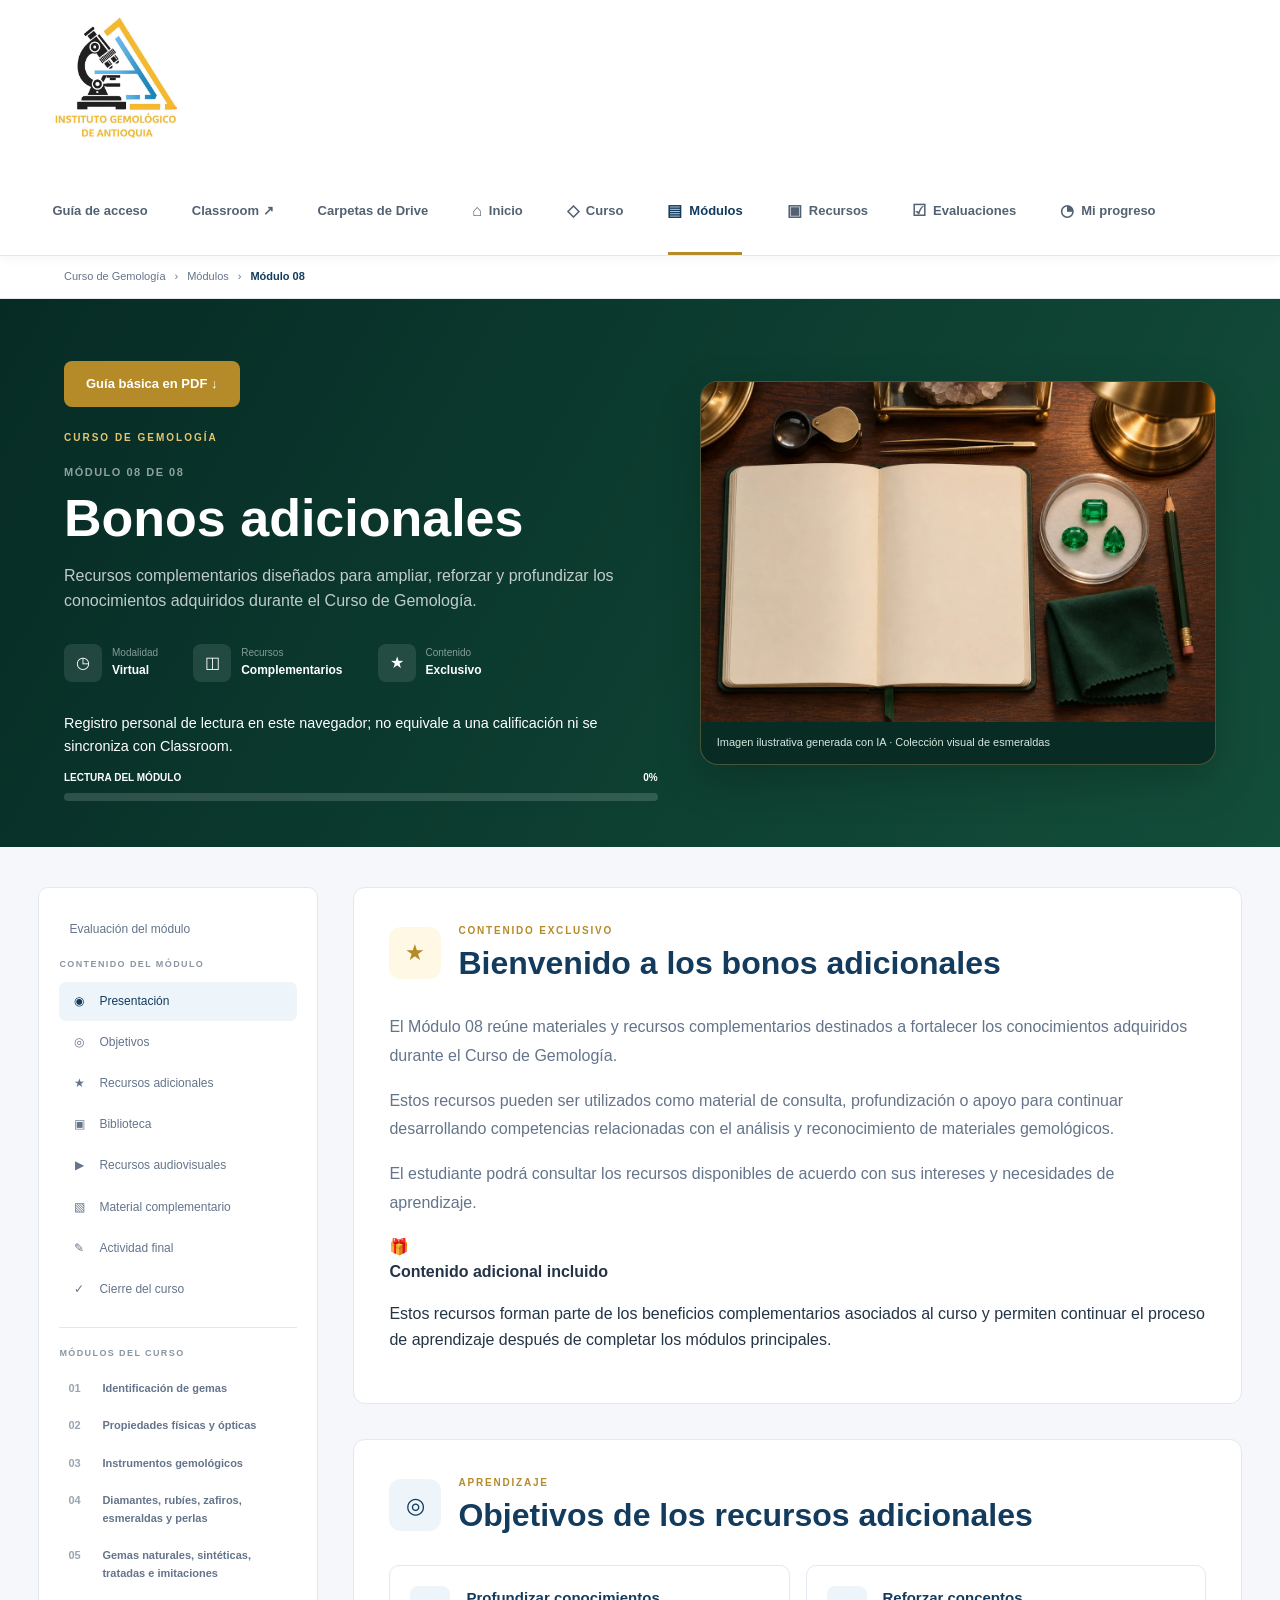
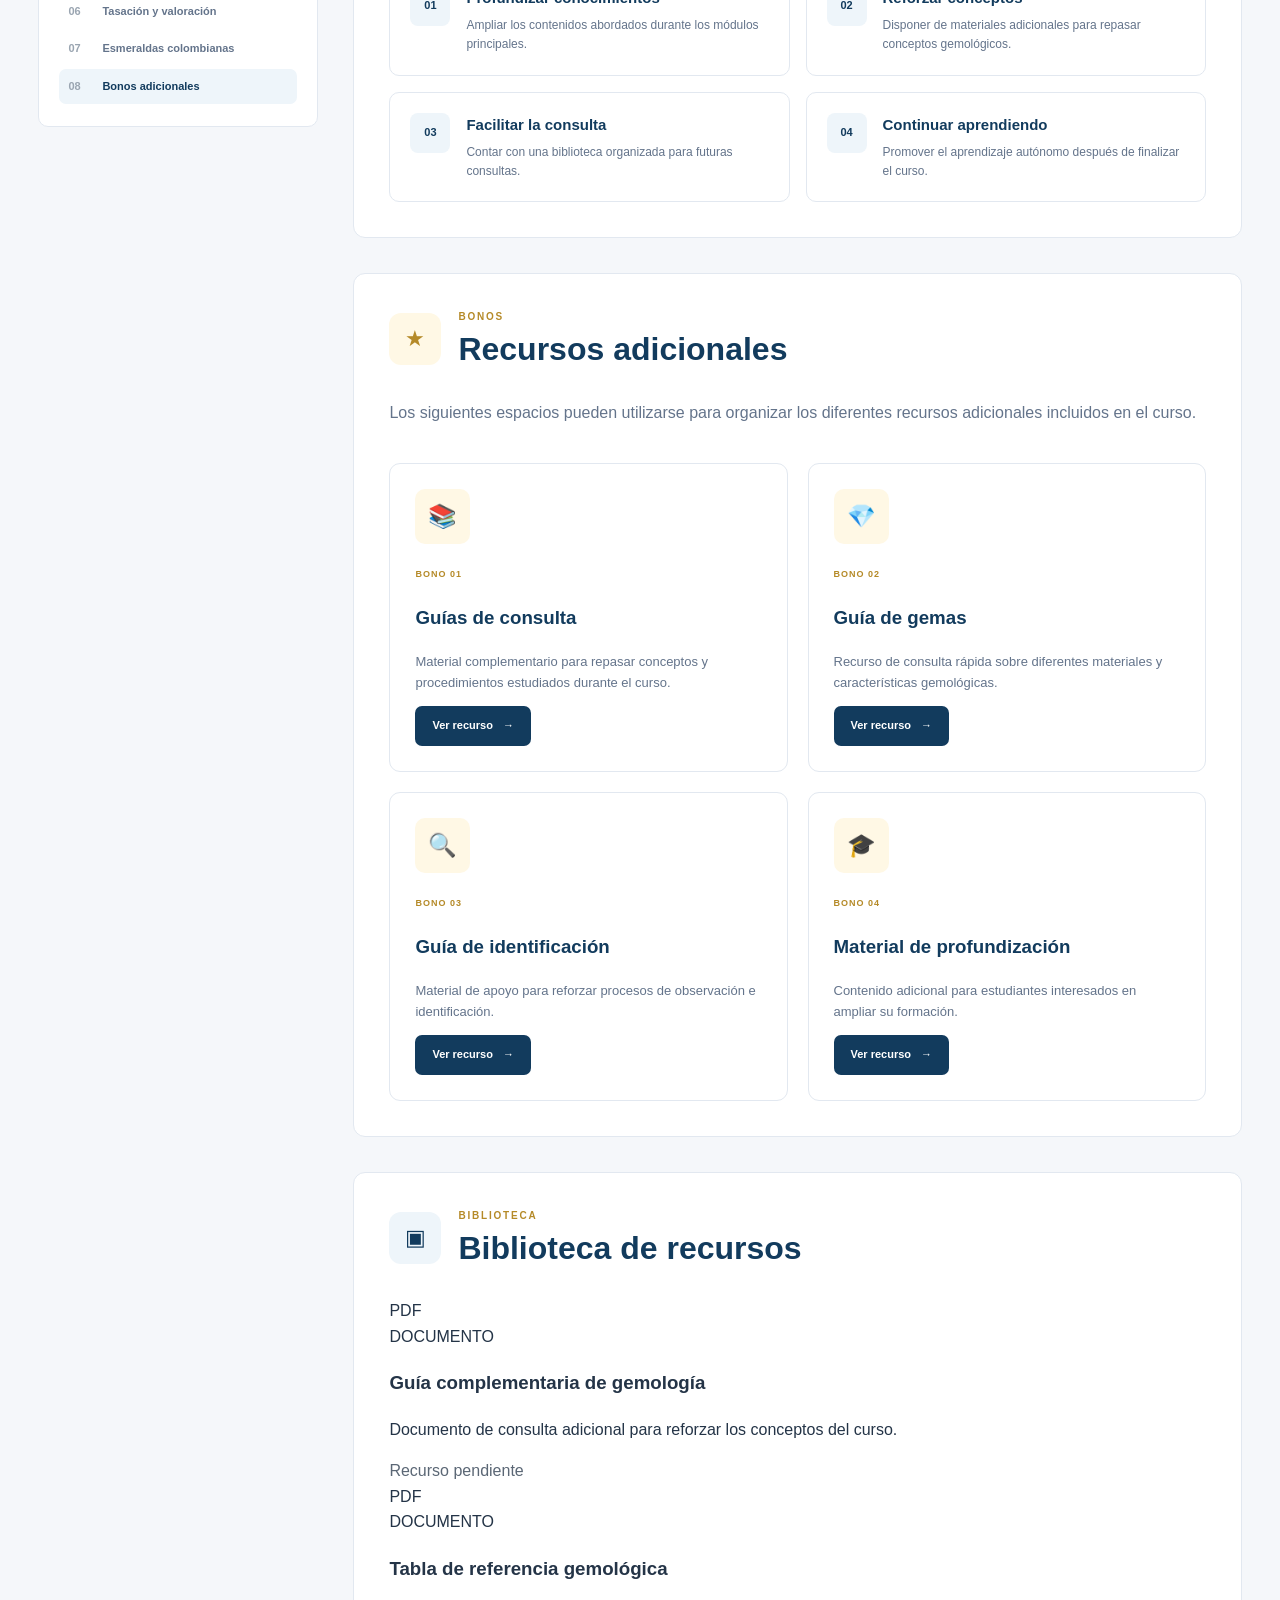
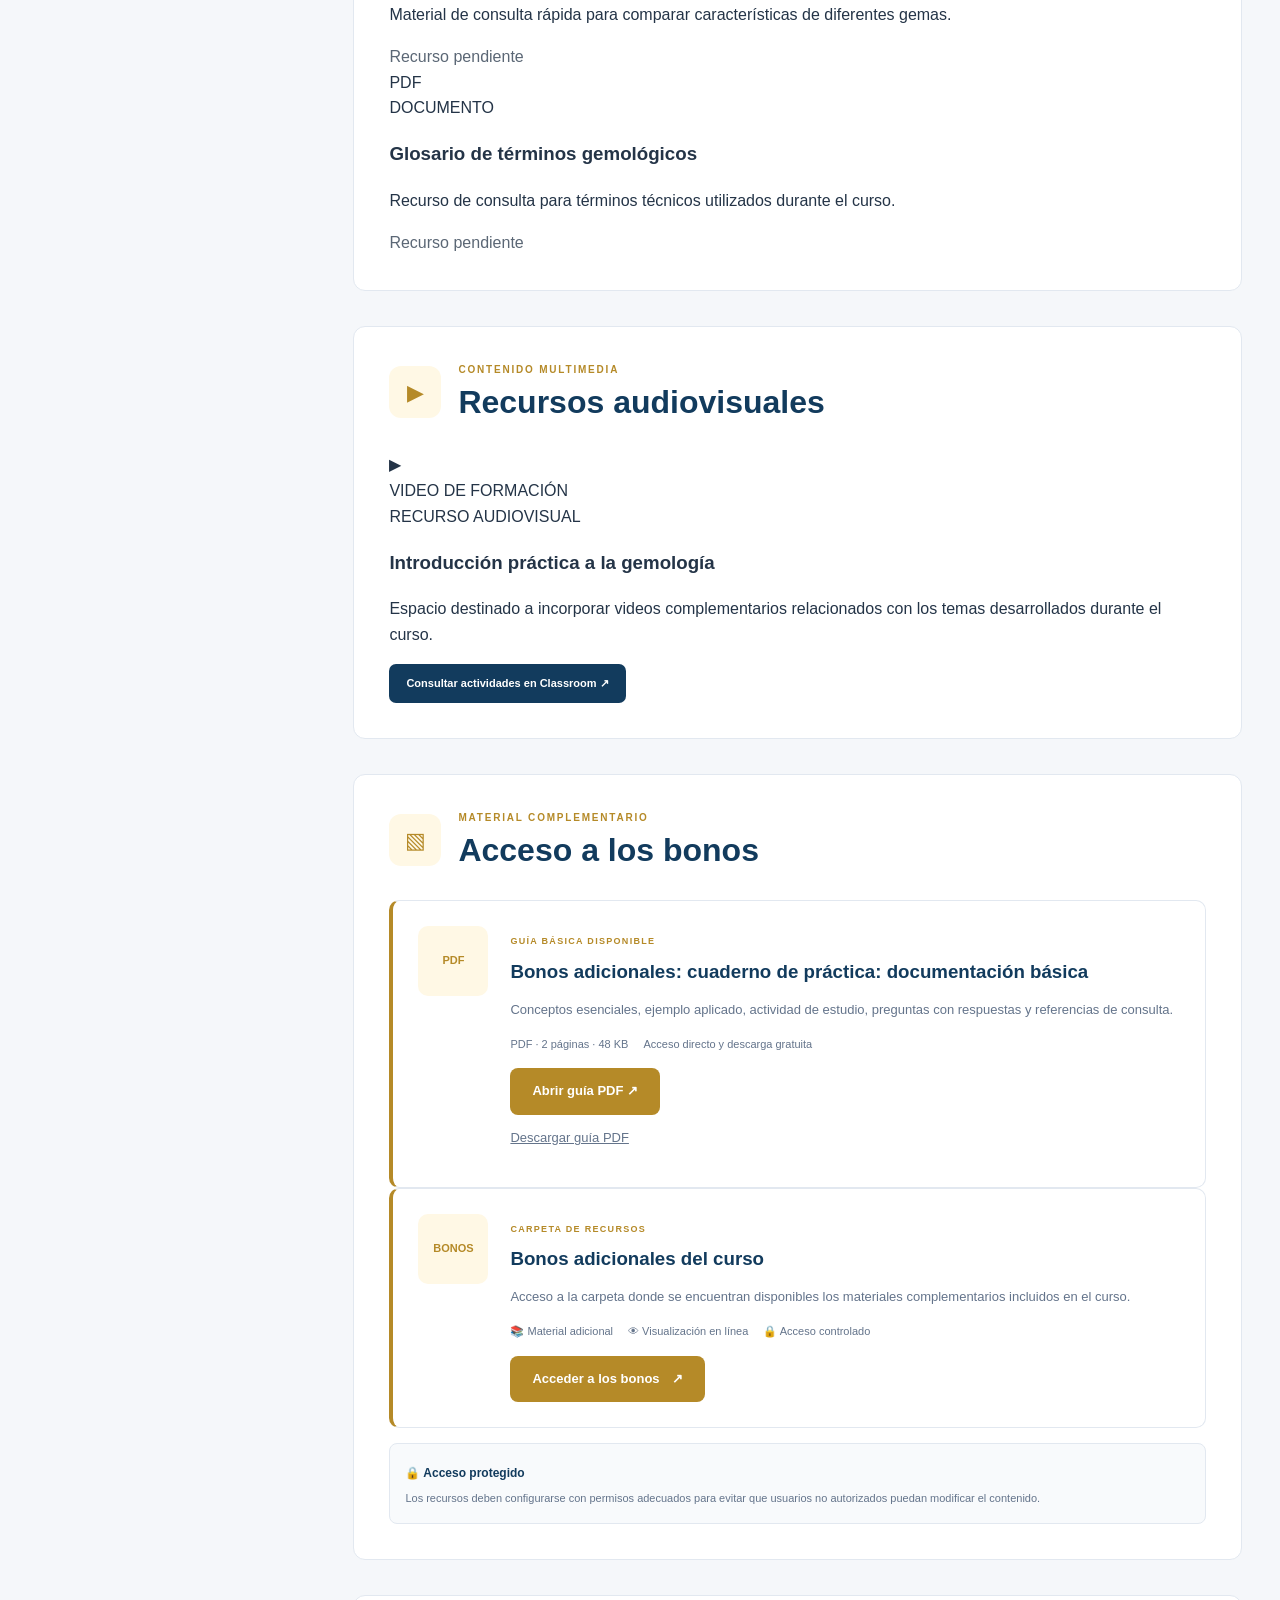
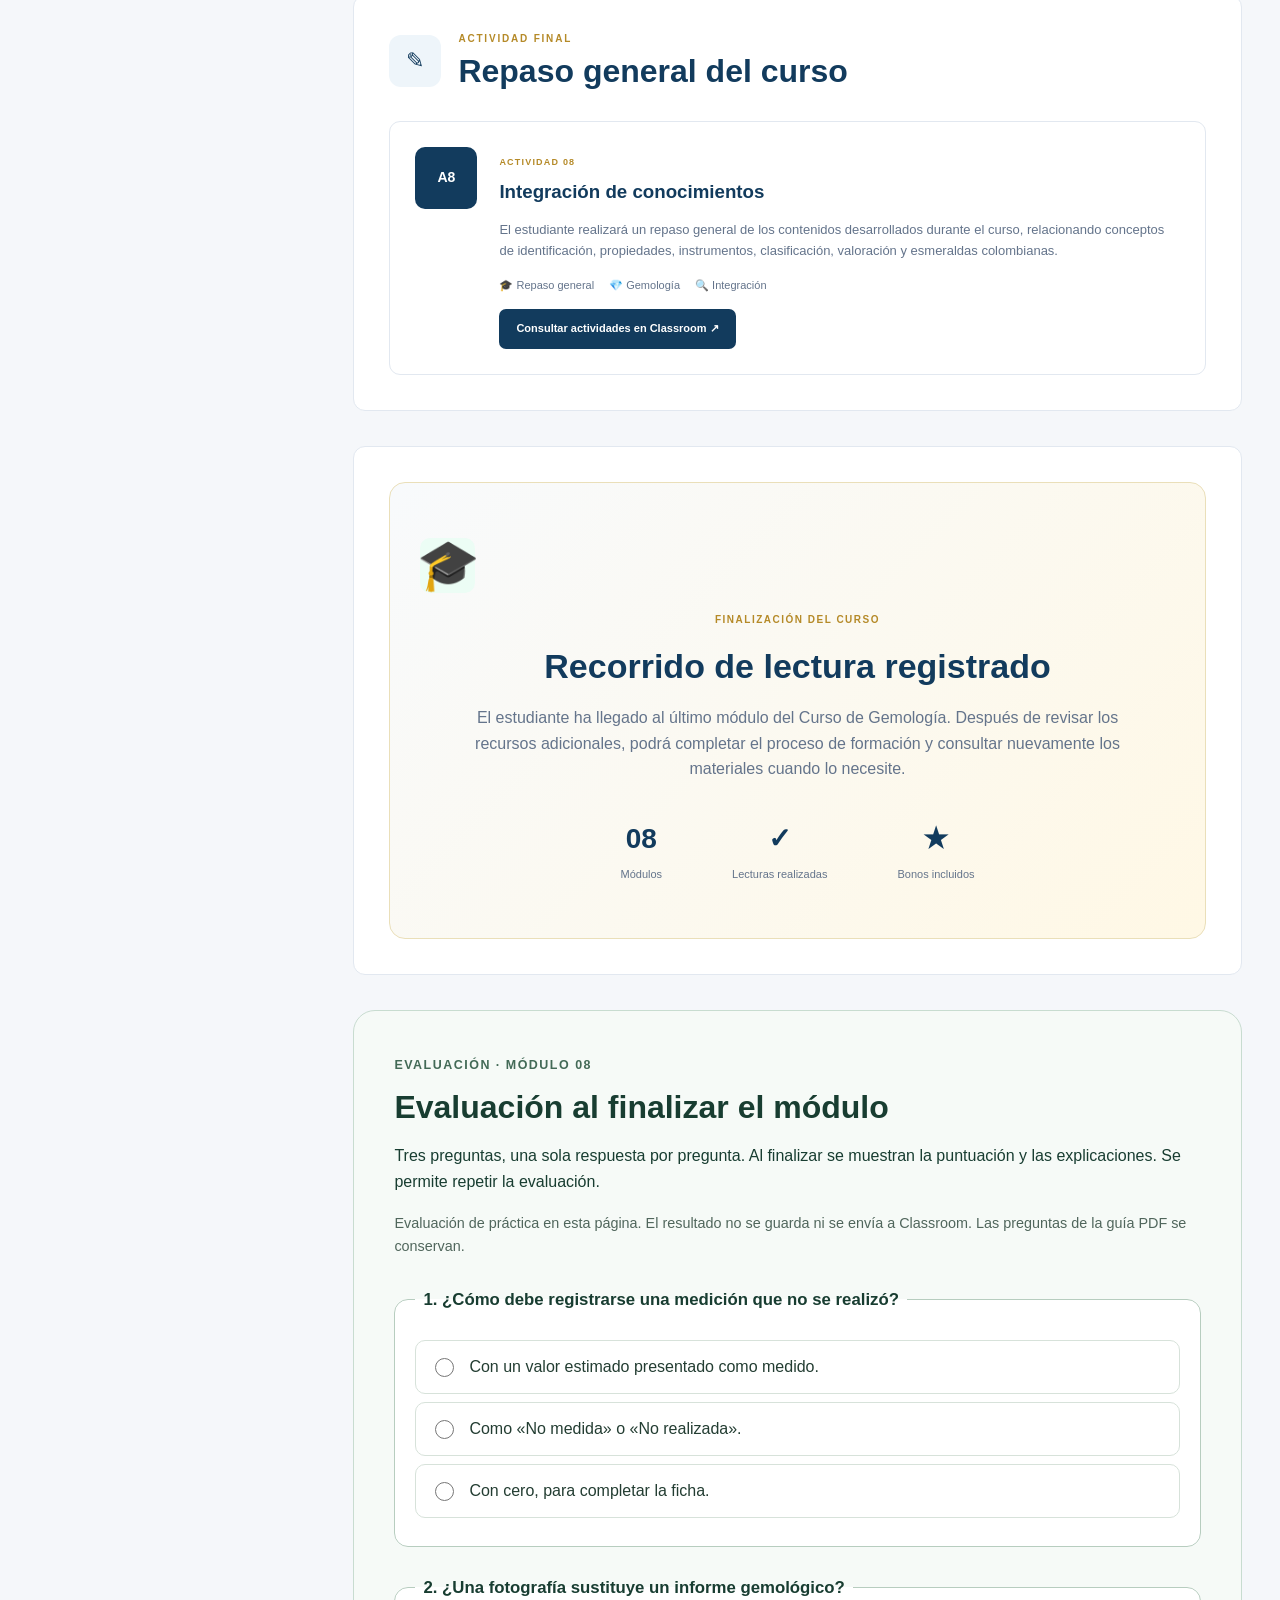
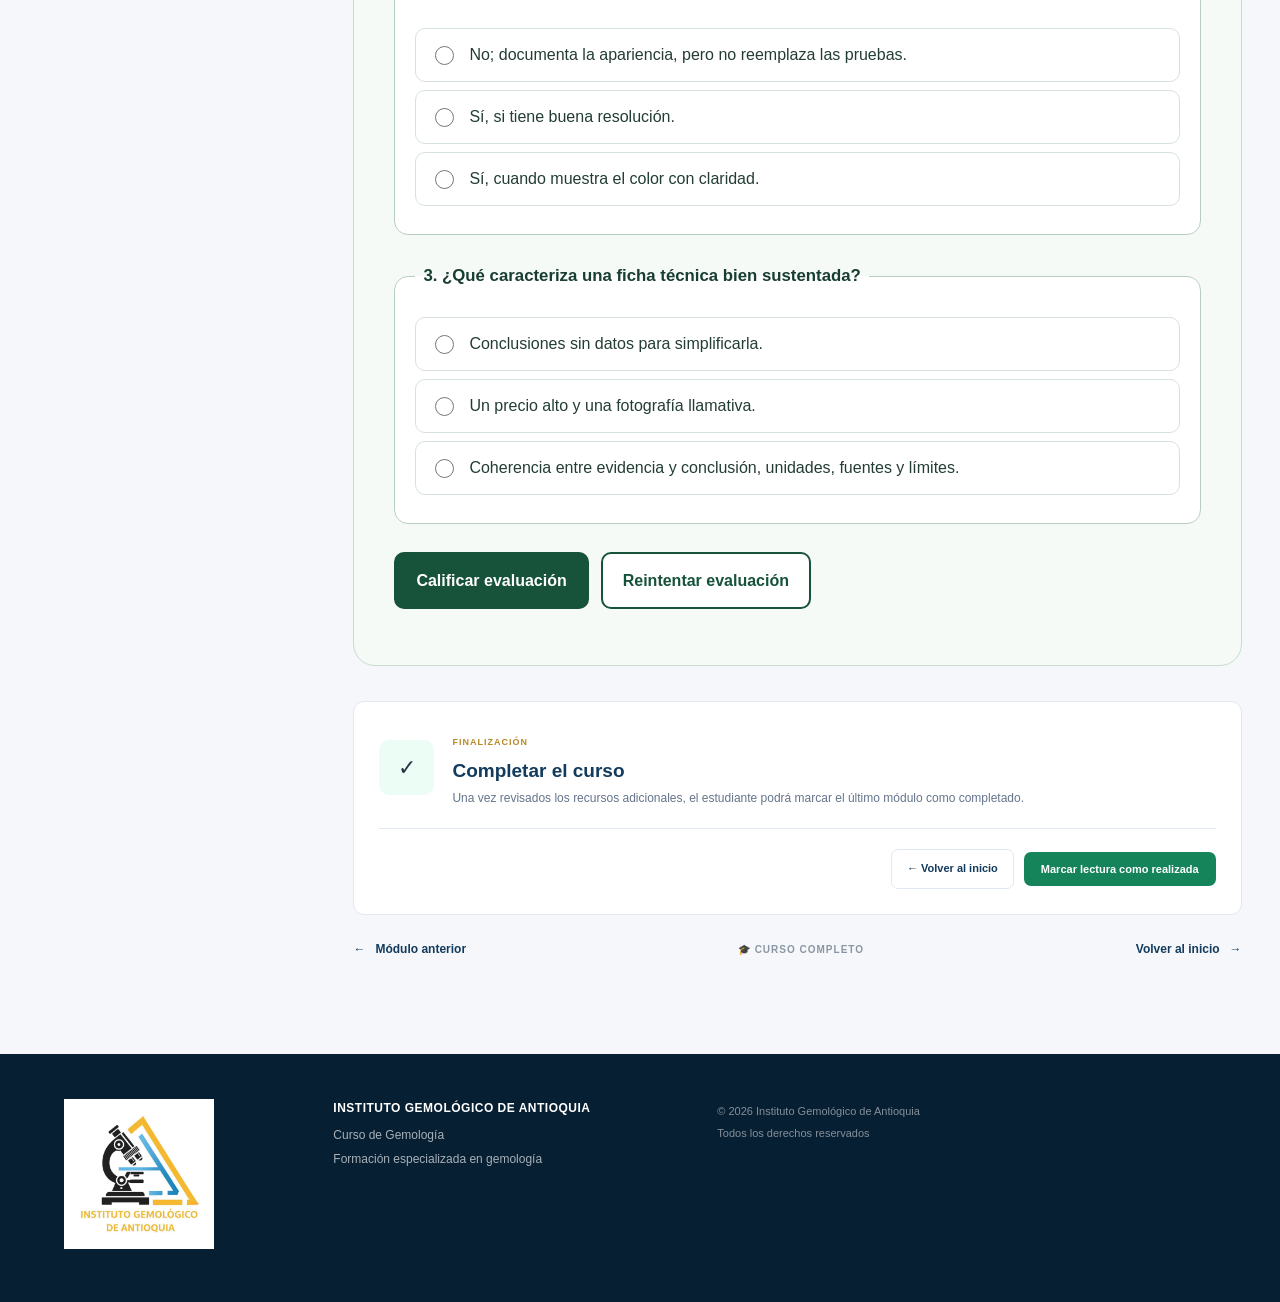
<file: modulo-08.html>
<!DOCTYPE html>
<html lang="es">

<head>

    <meta charset="UTF-8">

    <meta
        name="viewport"
        content="width=device-width, initial-scale=1.0">

    <meta
        name="description"
        content="Módulo 08 - Bonos adicionales y recursos complementarios. Curso de Gemología del Instituto Gemológico de Antioquia.">

    <title>
        Módulo 08 | Bonos adicionales
    </title>

    <link
        rel="stylesheet"
        href="estilos.css?v=quiz-1">

</head>


<body>


<!-- =====================================================
     HEADER
===================================================== -->

<header class="campus-header">

    <div class="header-container">


        <a
            href="index.html"
            class="brand">

            <img
                src="img/logo-iga.png?v=20261109"
                alt="Instituto Gemológico de Antioquia"
                class="brand-logo">

        </a>



        <nav class="main-navigation" id="navegacion-principal" aria-label="Navegación principal">
<a href="guia.html">Guía de acceso</a>
            <a href="https://classroom.google.com/c/ODY5NzM1NDYzODQ5" target="_blank" rel="noopener noreferrer">Classroom ↗</a>
            <a href="recursos.html#carpetas-drive">Carpetas de Drive</a>


            <a href="index.html">

                <span class="nav-icon">
                    ⌂
                </span>

                Inicio

            </a>


            <a href="index.html#curso">

                <span class="nav-icon">
                    ◇
                </span>

                Curso

            </a>


            <a
                href="index.html#modulos"
                class="nav-active">

                <span class="nav-icon">
                    ▤
                </span>

                Módulos

            </a>


            <a href="recursos.html">

                <span class="nav-icon">
                    ▣
                </span>

                Recursos

            </a>


            <a href="evaluaciones.html">

                <span class="nav-icon">
                    ☑
                </span>

                Evaluaciones

            </a>


            <a href="#progreso">

                <span class="nav-icon">
                    ◔
                </span>

                Mi progreso

            </a>


        </nav>



        <button
            class="mobile-menu-button" type="button" aria-label="Abrir menú" aria-controls="navegacion-principal" aria-expanded="false"
            onclick="toggleMenu()">

            ☰

        </button>


    </div>

</header>



<!-- =====================================================
     BREADCRUMB
===================================================== -->

<div class="breadcrumb-container">

    <div class="breadcrumb">


        <a href="index.html">
            Curso de Gemología
        </a>


        <span>
            ›
        </span>


        <a href="index.html#modulos">
            Módulos
        </a>


        <span>
            ›
        </span>


        <strong>
            Módulo 08
        </strong>


    </div>

</div>



<!-- =====================================================
     CABECERA
===================================================== -->

<section class="module-header emerald-module-header bonus-module"><div class="emerald-module-layout">

    <div class="module-header-content">


        <p><a href="#guia-pdf" class="gold-button">Guía básica en PDF ↓</a></p>
<span class="module-course-label">
            CURSO DE GEMOLOGÍA
        </span>


        <div class="module-title-number">

            MÓDULO 08 DE 08

        </div>


        <h1>
            Bonos adicionales
        </h1>


        <p class="module-subtitle">

            Recursos complementarios diseñados para
            ampliar, reforzar y profundizar los
            conocimientos adquiridos durante el
            Curso de Gemología.

        </p>



        <!-- INFORMACIÓN -->

        <div class="module-meta">


            <div class="meta-item">

                <span class="meta-icon">
                    ◷
                </span>

                <div>

                    <small>
                        Modalidad
                    </small>

                    <strong>
                        Virtual
                    </strong>

                </div>

            </div>



            <div class="meta-item">

                <span class="meta-icon">
                    ◫
                </span>

                <div>

                    <small>
                        Recursos
                    </small>

                    <strong>
                        Complementarios
                    </strong>

                </div>

            </div>



            <div class="meta-item">

                <span class="meta-icon">
                    ★
                </span>

                <div>

                    <small>
                        Contenido
                    </small>

                    <strong>
                        Exclusivo
                    </strong>

                </div>

            </div>


        </div>



        <!-- PROGRESO -->

        <div
            class="module-progress"
            id="progreso">
<p class="progress-disclaimer">Registro personal de lectura en este navegador; no equivale a una calificación ni se sincroniza con Classroom.</p>


            <div class="progress-information">

                <span>
                    LECTURA DEL MÓDULO
                </span>


                <strong id="modulePercentage">
                    0%
                </strong>

            </div>


            <div class="progress-background">

                <div
                    id="moduleProgressBar"
                    class="progress-value">

                </div>

            </div>


        </div>


    </div>

<figure class="emerald-module-photo"><img src="img/emerald-study-1200.webp" srcset="img/emerald-study-600.webp 600w, img/emerald-study-1200.webp 1200w" sizes="(max-width: 700px) 90vw, 50vw" width="1200" height="800" alt="Cuaderno de estudio junto a una colección de esmeraldas" fetchpriority="high" decoding="async"><figcaption>Imagen ilustrativa generada con IA · Colección visual de esmeraldas</figcaption></figure></div></section>



<!-- =====================================================
     LAYOUT
===================================================== -->

<div class="campus-layout">



    <!-- =================================================
         SIDEBAR
    ================================================== -->

    <aside class="campus-sidebar">


        <a class="sidebar-item" href="#evaluacion">Evaluación del módulo</a>
<div class="sidebar-title">
            CONTENIDO DEL MÓDULO
        </div>



        <a
            href="#presentacion"
            class="sidebar-item active">

            <span class="sidebar-icon">
                ◉
            </span>

            <span>
                Presentación
            </span>

        </a>



        <a
            href="#objetivos"
            class="sidebar-item">

            <span class="sidebar-icon">
                ◎
            </span>

            <span>
                Objetivos
            </span>

        </a>



        <a
            href="#recursos"
            class="sidebar-item">

            <span class="sidebar-icon">
                ★
            </span>

            <span>
                Recursos adicionales
            </span>

        </a>



        <a
            href="#biblioteca"
            class="sidebar-item">

            <span class="sidebar-icon">
                ▣
            </span>

            <span>
                Biblioteca
            </span>

        </a>



        <a
            href="#audiovisual"
            class="sidebar-item">

            <span class="sidebar-icon">
                ▶
            </span>

            <span>
                Recursos audiovisuales
            </span>

        </a>



        <a
            href="#material"
            class="sidebar-item">

            <span class="sidebar-icon">
                ▧
            </span>

            <span>
                Material complementario
            </span>

        </a>



        <a
            href="#actividad"
            class="sidebar-item">

            <span class="sidebar-icon">
                ✎
            </span>

            <span>
                Actividad final
            </span>

        </a>



        <a
            href="#cierre"
            class="sidebar-item">

            <span class="sidebar-icon">
                ✓
            </span>

            <span>
                Cierre del curso
            </span>

        </a>



        <div class="sidebar-divider"></div>



        <div class="sidebar-title">
            MÓDULOS DEL CURSO
        </div>



        <a
            href="modulo-01.html"
            class="course-module">

            <span>
                01
            </span>

            <strong>
                Identificación de gemas
            </strong>

        </a>



        <a
            href="modulo-02.html"
            class="course-module">

            <span>
                02
            </span>

            <strong>
                Propiedades físicas y ópticas
            </strong>

        </a>



        <a
            href="modulo-03.html"
            class="course-module">

            <span>
                03
            </span>

            <strong>
                Instrumentos gemológicos
            </strong>

        </a>



        <a
            href="modulo-04.html"
            class="course-module">

            <span>
                04
            </span>

            <strong>
                Diamantes, rubíes, zafiros,
                esmeraldas y perlas
            </strong>

        </a>



        <a
            href="modulo-05.html"
            class="course-module">

            <span>
                05
            </span>

            <strong>
                Gemas naturales, sintéticas,
                tratadas e imitaciones
            </strong>

        </a>



        <a
            href="modulo-06.html"
            class="course-module">

            <span>
                06
            </span>

            <strong>
                Tasación y valoración
            </strong>

        </a>



        <a
            href="modulo-07.html"
            class="course-module">

            <span>
                07
            </span>

            <strong>
                Esmeraldas colombianas
            </strong>

        </a>



        <a
            href="modulo-08.html"
            class="course-module active-course-module">

            <span>
                08
            </span>

            <strong>
                Bonos adicionales
            </strong>

        </a>


    </aside>



    <!-- =================================================
         ÁREA DE APRENDIZAJE
    ================================================== -->

    <main class="learning-area">



        <!-- =================================================
             PRESENTACIÓN
        ================================================== -->

        <section
            id="presentacion"
            class="academic-section">


            <div class="section-heading">


                <div class="heading-icon gold">
                    ★
                </div>


                <div>

                    <span>
                        CONTENIDO EXCLUSIVO
                    </span>


                    <h2>
                        Bienvenido a los bonos adicionales
                    </h2>

                </div>


            </div>



            <div class="academic-text">


                <p>

                    El Módulo 08 reúne materiales y recursos
                    complementarios destinados a fortalecer
                    los conocimientos adquiridos durante
                    el Curso de Gemología.

                </p>


                <p>

                    Estos recursos pueden ser utilizados
                    como material de consulta, profundización
                    o apoyo para continuar desarrollando
                    competencias relacionadas con el análisis
                    y reconocimiento de materiales gemológicos.

                </p>


                <p>

                    El estudiante podrá consultar los recursos
                    disponibles de acuerdo con sus intereses
                    y necesidades de aprendizaje.

                </p>


            </div>



            <div class="info-callout bonus-callout">


                <div class="callout-icon">
                    🎁
                </div>


                <div>


                    <strong>
                        Contenido adicional incluido
                    </strong>


                    <p>

                        Estos recursos forman parte de los
                        beneficios complementarios asociados
                        al curso y permiten continuar el
                        proceso de aprendizaje después de
                        completar los módulos principales.

                    </p>


                </div>


            </div>


        </section>



        <!-- =================================================
             OBJETIVOS
        ================================================== -->

        <section
            id="objetivos"
            class="academic-section">


            <div class="section-heading">


                <div class="heading-icon blue">
                    ◎
                </div>


                <div>

                    <span>
                        APRENDIZAJE
                    </span>


                    <h2>
                        Objetivos de los recursos adicionales
                    </h2>

                </div>


            </div>



            <div class="objectives-grid">



                <article class="objective-card">


                    <div class="objective-number">
                        01
                    </div>


                    <div>

                        <h3>
                            Profundizar conocimientos
                        </h3>


                        <p>

                            Ampliar los contenidos abordados
                            durante los módulos principales.

                        </p>

                    </div>


                </article>



                <article class="objective-card">


                    <div class="objective-number">
                        02
                    </div>


                    <div>

                        <h3>
                            Reforzar conceptos
                        </h3>


                        <p>

                            Disponer de materiales adicionales
                            para repasar conceptos gemológicos.

                        </p>

                    </div>


                </article>



                <article class="objective-card">


                    <div class="objective-number">
                        03
                    </div>


                    <div>

                        <h3>
                            Facilitar la consulta
                        </h3>


                        <p>

                            Contar con una biblioteca organizada
                            para futuras consultas.

                        </p>

                    </div>


                </article>



                <article class="objective-card">


                    <div class="objective-number">
                        04
                    </div>


                    <div>

                        <h3>
                            Continuar aprendiendo
                        </h3>


                        <p>

                            Promover el aprendizaje autónomo
                            después de finalizar el curso.

                        </p>

                    </div>


                </article>


            </div>


        </section>



        <!-- =================================================
             RECURSOS
        ================================================== -->

        <section
            id="recursos"
            class="academic-section">


            <div class="section-heading">


                <div class="heading-icon gold">
                    ★
                </div>


                <div>

                    <span>
                        BONOS
                    </span>


                    <h2>
                        Recursos adicionales
                    </h2>

                </div>


            </div>



            <p class="section-introduction">

                Los siguientes espacios pueden utilizarse
                para organizar los diferentes recursos
                adicionales incluidos en el curso.

            </p>



            <div class="bonus-grid">



                <!-- BONO 1 -->

                <article class="bonus-card">


                    <div class="bonus-icon">
                        📚
                    </div>


                    <span class="bonus-label">
                        BONO 01
                    </span>


                    <h3>
                        Guías de consulta
                    </h3>


                    <p>

                        Material complementario para repasar
                        conceptos y procedimientos estudiados
                        durante el curso.

                    </p>


                    <a
                        href="#material"
                        class="blue-button">

                        Ver recurso

                        <span>
                            →
                        </span>

                    </a>


                </article>



                <!-- BONO 2 -->

                <article class="bonus-card">


                    <div class="bonus-icon">
                        💎
                    </div>


                    <span class="bonus-label">
                        BONO 02
                    </span>


                    <h3>
                        Guía de gemas
                    </h3>


                    <p>

                        Recurso de consulta rápida sobre
                        diferentes materiales y
                        características gemológicas.

                    </p>


                    <a
                        href="#biblioteca"
                        class="blue-button">

                        Ver recurso

                        <span>
                            →
                        </span>

                    </a>


                </article>



                <!-- BONO 3 -->

                <article class="bonus-card">


                    <div class="bonus-icon">
                        🔍
                    </div>


                    <span class="bonus-label">
                        BONO 03
                    </span>


                    <h3>
                        Guía de identificación
                    </h3>


                    <p>

                        Material de apoyo para reforzar
                        procesos de observación e
                        identificación.

                    </p>


                    <a
                        href="#material"
                        class="blue-button">

                        Ver recurso

                        <span>
                            →
                        </span>

                    </a>


                </article>



                <!-- BONO 4 -->

                <article class="bonus-card">


                    <div class="bonus-icon">
                        🎓
                    </div>


                    <span class="bonus-label">
                        BONO 04
                    </span>


                    <h3>
                        Material de profundización
                    </h3>


                    <p>

                        Contenido adicional para estudiantes
                        interesados en ampliar su formación.

                    </p>


                    <a
                        href="#biblioteca"
                        class="blue-button">

                        Ver recurso

                        <span>
                            →
                        </span>

                    </a>


                </article>


            </div>


        </section>



        <!-- =================================================
             BIBLIOTECA
        ================================================== -->

        <section
            id="biblioteca"
            class="academic-section">


            <div class="section-heading">


                <div class="heading-icon blue">
                    ▣
                </div>


                <div>

                    <span>
                        BIBLIOTECA
                    </span>


                    <h2>
                        Biblioteca de recursos
                    </h2>

                </div>


            </div>



            <div class="resource-list">



                <!-- RECURSO 1 -->

                <div class="resource-item">


                    <div class="resource-icon">
                        PDF
                    </div>


                    <div class="resource-information">


                        <span>
                            DOCUMENTO
                        </span>


                        <h3>
                            Guía complementaria de gemología
                        </h3>


                        <p>

                            Documento de consulta adicional
                            para reforzar los conceptos del curso.

                        </p>


                    </div>


                    <span class="resource-button pending-resource">Recurso pendiente</span>


                </div>



                <!-- RECURSO 2 -->

                <div class="resource-item">


                    <div class="resource-icon">
                        PDF
                    </div>


                    <div class="resource-information">


                        <span>
                            DOCUMENTO
                        </span>


                        <h3>
                            Tabla de referencia gemológica
                        </h3>


                        <p>

                            Material de consulta rápida para
                            comparar características de
                            diferentes gemas.

                        </p>


                    </div>


                    <span class="resource-button pending-resource">Recurso pendiente</span>


                </div>



                <!-- RECURSO 3 -->

                <div class="resource-item">


                    <div class="resource-icon">
                        PDF
                    </div>


                    <div class="resource-information">


                        <span>
                            DOCUMENTO
                        </span>


                        <h3>
                            Glosario de términos gemológicos
                        </h3>


                        <p>

                            Recurso de consulta para términos
                            técnicos utilizados durante el curso.

                        </p>


                    </div>


                    <span class="resource-button pending-resource">Recurso pendiente</span>


                </div>


            </div>


        </section>



        <!-- =================================================
             AUDIOVISUAL
        ================================================== -->

        <section
            id="audiovisual"
            class="academic-section">


            <div class="section-heading">


                <div class="heading-icon gold">
                    ▶
                </div>


                <div>

                    <span>
                        CONTENIDO MULTIMEDIA
                    </span>


                    <h2>
                        Recursos audiovisuales
                    </h2>

                </div>


            </div>



            <div class="video-resource-card">


                <div class="video-placeholder">


                    <div class="play-icon">
                        ▶
                    </div>


                    <span>
                        VIDEO DE FORMACIÓN
                    </span>


                </div>



                <div class="video-information">


                    <span>
                        RECURSO AUDIOVISUAL
                    </span>


                    <h3>
                        Introducción práctica a la gemología
                    </h3>


                    <p>

                        Espacio destinado a incorporar
                        videos complementarios relacionados
                        con los temas desarrollados durante
                        el curso.

                    </p>


                    <a
                        href="https://classroom.google.com/w/ODY5NzM1NDYzODQ5/t/all" target="_blank" rel="noopener noreferrer"
                        class="blue-button">Consultar actividades en Classroom ↗</a>


                </div>


            </div>


        </section>



        <!-- =================================================
             MATERIAL
        ================================================== -->

        <section
            id="material"
            class="academic-section">


            <div class="section-heading">


                <div class="heading-icon gold">
                    ▧
                </div>


                <div>

                    <span>
                        MATERIAL COMPLEMENTARIO
                    </span>


                    <h2>
                        Acceso a los bonos
                    </h2>

                </div>


            </div>



            <article class="material-main-card" id="guia-pdf">
 <div class="pdf-icon" aria-hidden="true">PDF</div>
 <div class="material-information">
 <span class="material-type">GUÍA BÁSICA DISPONIBLE</span>
 <h3>Bonos adicionales: cuaderno de práctica: documentación básica</h3>
 <p>Conceptos esenciales, ejemplo aplicado, actividad de estudio, preguntas con respuestas y referencias de consulta.</p>
 <div class="material-details"><span>PDF · 2 páginas · 48 KB</span><span>Acceso directo y descarga gratuita</span></div>
 <a class="gold-button" href="docs/modulo-08-guia-basica.pdf" target="_blank" rel="noopener noreferrer" aria-label="Abrir guía básica del módulo 08 en PDF (nueva pestaña)">Abrir guía PDF ↗</a>
 <p><a href="docs/modulo-08-guia-basica.pdf" download>Descargar guía PDF</a></p>
 </div></article>
<div class="material-main-card">


                <div class="pdf-icon">
                    BONOS
                </div>



                <div class="material-information">


                    <span class="material-type">
                        CARPETA DE RECURSOS
                    </span>


                    <h3>
                        Bonos adicionales del curso
                    </h3>


                    <p>

                        Acceso a la carpeta donde se
                        encuentran disponibles los
                        materiales complementarios
                        incluidos en el curso.

                    </p>



                    <div class="material-details">


                        <span>
                            📚 Material adicional
                        </span>


                        <span>
                            👁 Visualización en línea
                        </span>


                        <span>
                            🔒 Acceso controlado
                        </span>


                    </div>



                    <a
                        href="https://drive.google.com/drive/folders/1ht3qS__ylzGq9EVoJAYIF81ktEggp6Jr"
                        target="_blank"
                        rel="noopener noreferrer"
                        class="gold-button">

                        Acceder a los bonos


                        <span>
                            ↗
                        </span>


                    </a>


                </div>


            </div>



            <div class="security-notice">


                <strong>
                    🔒 Acceso protegido
                </strong>


                <p>

                    Los recursos deben configurarse con
                    permisos adecuados para evitar que
                    usuarios no autorizados puedan
                    modificar el contenido.

                </p>


            </div>


        </section>



        <!-- =================================================
             ACTIVIDAD
        ================================================== -->

        <section
            id="actividad"
            class="academic-section">


            <div class="section-heading">


                <div class="heading-icon blue">
                    ✎
                </div>


                <div>

                    <span>
                        ACTIVIDAD FINAL
                    </span>


                    <h2>
                        Repaso general del curso
                    </h2>

                </div>


            </div>



            <div class="activity-card">


                <div class="activity-badge">
                    A8
                </div>



                <div class="activity-content">


                    <span>
                        ACTIVIDAD 08
                    </span>


                    <h3>
                        Integración de conocimientos
                    </h3>


                    <p>

                        El estudiante realizará un repaso
                        general de los contenidos desarrollados
                        durante el curso, relacionando conceptos
                        de identificación, propiedades,
                        instrumentos, clasificación, valoración
                        y esmeraldas colombianas.

                    </p>



                    <div class="activity-meta">


                        <span>
                            🎓 Repaso general
                        </span>


                        <span>
                            💎 Gemología
                        </span>


                        <span>
                            🔍 Integración
                        </span>


                    </div>



                    <a
                        href="https://classroom.google.com/w/ODY5NzM1NDYzODQ5/t/all" target="_blank" rel="noopener noreferrer"
                        class="blue-button">Consultar actividades en Classroom ↗</a>


                </div>


            </div>


        </section>



        <!-- =================================================
             CIERRE
        ================================================== -->

        <section
            id="cierre"
            class="academic-section">


            <div class="course-completion-card">


                <div class="completion-icon">
                    🎓
                </div>


                <span>
                    FINALIZACIÓN DEL CURSO
                </span>


                <h2>
                    Recorrido de lectura registrado
                </h2>


                <p>

                    El estudiante ha llegado al último módulo
                    del Curso de Gemología. Después de revisar
                    los recursos adicionales, podrá completar
                    el proceso de formación y consultar
                    nuevamente los materiales cuando lo necesite.

                </p>



                <div class="completion-statistics">


                    <div>

                        <strong>
                            08
                        </strong>

                        <span>
                            Módulos
                        </span>

                    </div>


                    <div>

                        <strong>
                            ✓
                        </strong>

                        <span>
                            Lecturas realizadas
                        </span>

                    </div>


                    <div>

                        <strong>
                            ★
                        </strong>

                        <span>
                            Bonos incluidos
                        </span>

                    </div>


                </div>


            </div>


        </section>



        <!-- =================================================
             FINALIZACIÓN
        ================================================== -->

        <section id="evaluacion" class="academic-section module-quiz" aria-labelledby="quiz-title"><span class="quiz-eyebrow">EVALUACIÓN · MÓDULO 08</span><h2 id="quiz-title">Evaluación al finalizar el módulo</h2><p>Tres preguntas, una sola respuesta por pregunta. Al finalizar se muestran la puntuación y las explicaciones. Se permite repetir la evaluación.</p><p class="quiz-note">Evaluación de práctica en esta página. El resultado no se guarda ni se envía a Classroom. Las preguntas de la guía PDF se conservan.</p><form class="quiz-form"><fieldset data-answer="1"><legend>1. ¿Cómo debe registrarse una medición que no se realizó?</legend><label class="quiz-option"><input type="radio" name="q1" value="0" required> <span>Con un valor estimado presentado como medido.</span></label><label class="quiz-option"><input type="radio" name="q1" value="1" required> <span>Como «No medida» o «No realizada».</span></label><label class="quiz-option"><input type="radio" name="q1" value="2" required> <span>Con cero, para completar la ficha.</span></label><p class="quiz-feedback" hidden data-explanation="La ficha debe distinguir mediciones reales, estimaciones y datos no disponibles."></p></fieldset><fieldset data-answer="0"><legend>2. ¿Una fotografía sustituye un informe gemológico?</legend><label class="quiz-option"><input type="radio" name="q2" value="0" required> <span>No; documenta la apariencia, pero no reemplaza las pruebas.</span></label><label class="quiz-option"><input type="radio" name="q2" value="1" required> <span>Sí, si tiene buena resolución.</span></label><label class="quiz-option"><input type="radio" name="q2" value="2" required> <span>Sí, cuando muestra el color con claridad.</span></label><p class="quiz-feedback" hidden data-explanation="Una imagen es un apoyo documental y no sustituye el análisis ni el alcance de un informe."></p></fieldset><fieldset data-answer="2"><legend>3. ¿Qué caracteriza una ficha técnica bien sustentada?</legend><label class="quiz-option"><input type="radio" name="q3" value="0" required> <span>Conclusiones sin datos para simplificarla.</span></label><label class="quiz-option"><input type="radio" name="q3" value="1" required> <span>Un precio alto y una fotografía llamativa.</span></label><label class="quiz-option"><input type="radio" name="q3" value="2" required> <span>Coherencia entre evidencia y conclusión, unidades, fuentes y límites.</span></label><p class="quiz-feedback" hidden data-explanation="Una ficha verificable identifica las fuentes y unidades, registra la evidencia y declara las limitaciones."></p></fieldset><div class="quiz-actions"><button class="quiz-submit" type="submit">Calificar evaluación</button><button class="quiz-reset" type="reset">Reintentar evaluación</button></div><p class="quiz-result" role="status" tabindex="-1"></p></form><noscript>La calificación automática requiere JavaScript. Las preguntas pueden resolverse con apoyo de la guía PDF.</noscript></section>
<section class="completion-card">


            <div class="completion-information">


                <div class="completion-icon">
                    ✓
                </div>


                <div>


                    <span>
                        FINALIZACIÓN
                    </span>


                    <h2>
                        Completar el curso
                    </h2>


                    <p>

                        Una vez revisados los recursos
                        adicionales, el estudiante podrá
                        marcar el último módulo como
                        completado.

                    </p>


                </div>


            </div>



            <div class="completion-actions">


                <a
                    href="index.html"
                    class="progress-button">

                    ← Volver al inicio

                </a>



                <button
                    onclick="alternarLectura(8)"
                    class="complete-button">

                    ✓ Finalizar curso

                </button>


            </div>


        </section>



        <!-- =================================================
             NAVEGACIÓN
        ================================================== -->

        <div class="module-navigation">


            <a
                href="modulo-07.html"
                class="previous-module">

                ←

                <span>
                    Módulo anterior
                </span>

            </a>



            <div class="current-module">

                <span>
                    🎓
                </span>

                CURSO COMPLETO

            </div>



            <a
                href="index.html"
                class="next-module">

                <span>
                    Volver al inicio
                </span>

                →

            </a>


        </div>


    </main>

</div>



<!-- =====================================================
     FOOTER
===================================================== -->

<footer class="campus-footer">


    <div class="footer-container">


        <div class="footer-brand">

            <img
                src="img/logo-iga.png?v=20261109"
                alt="Instituto Gemológico de Antioquia">

        </div>



        <div class="footer-information">


            <strong>
                INSTITUTO GEMOLÓGICO DE ANTIOQUIA
            </strong>


            <p>
                Curso de Gemología
            </p>


            <p>
                Formación especializada en gemología
            </p>


        </div>



        <div class="footer-copy">


            <p>
                © 2026 Instituto Gemológico de Antioquia
            </p>


            <p>
                Todos los derechos reservados
            </p>


        </div>


    </div>

</footer>



<script src="script.js"></script>


<script src="evaluaciones.js?v=quiz-1"></script>
</body>

</html>
</file>
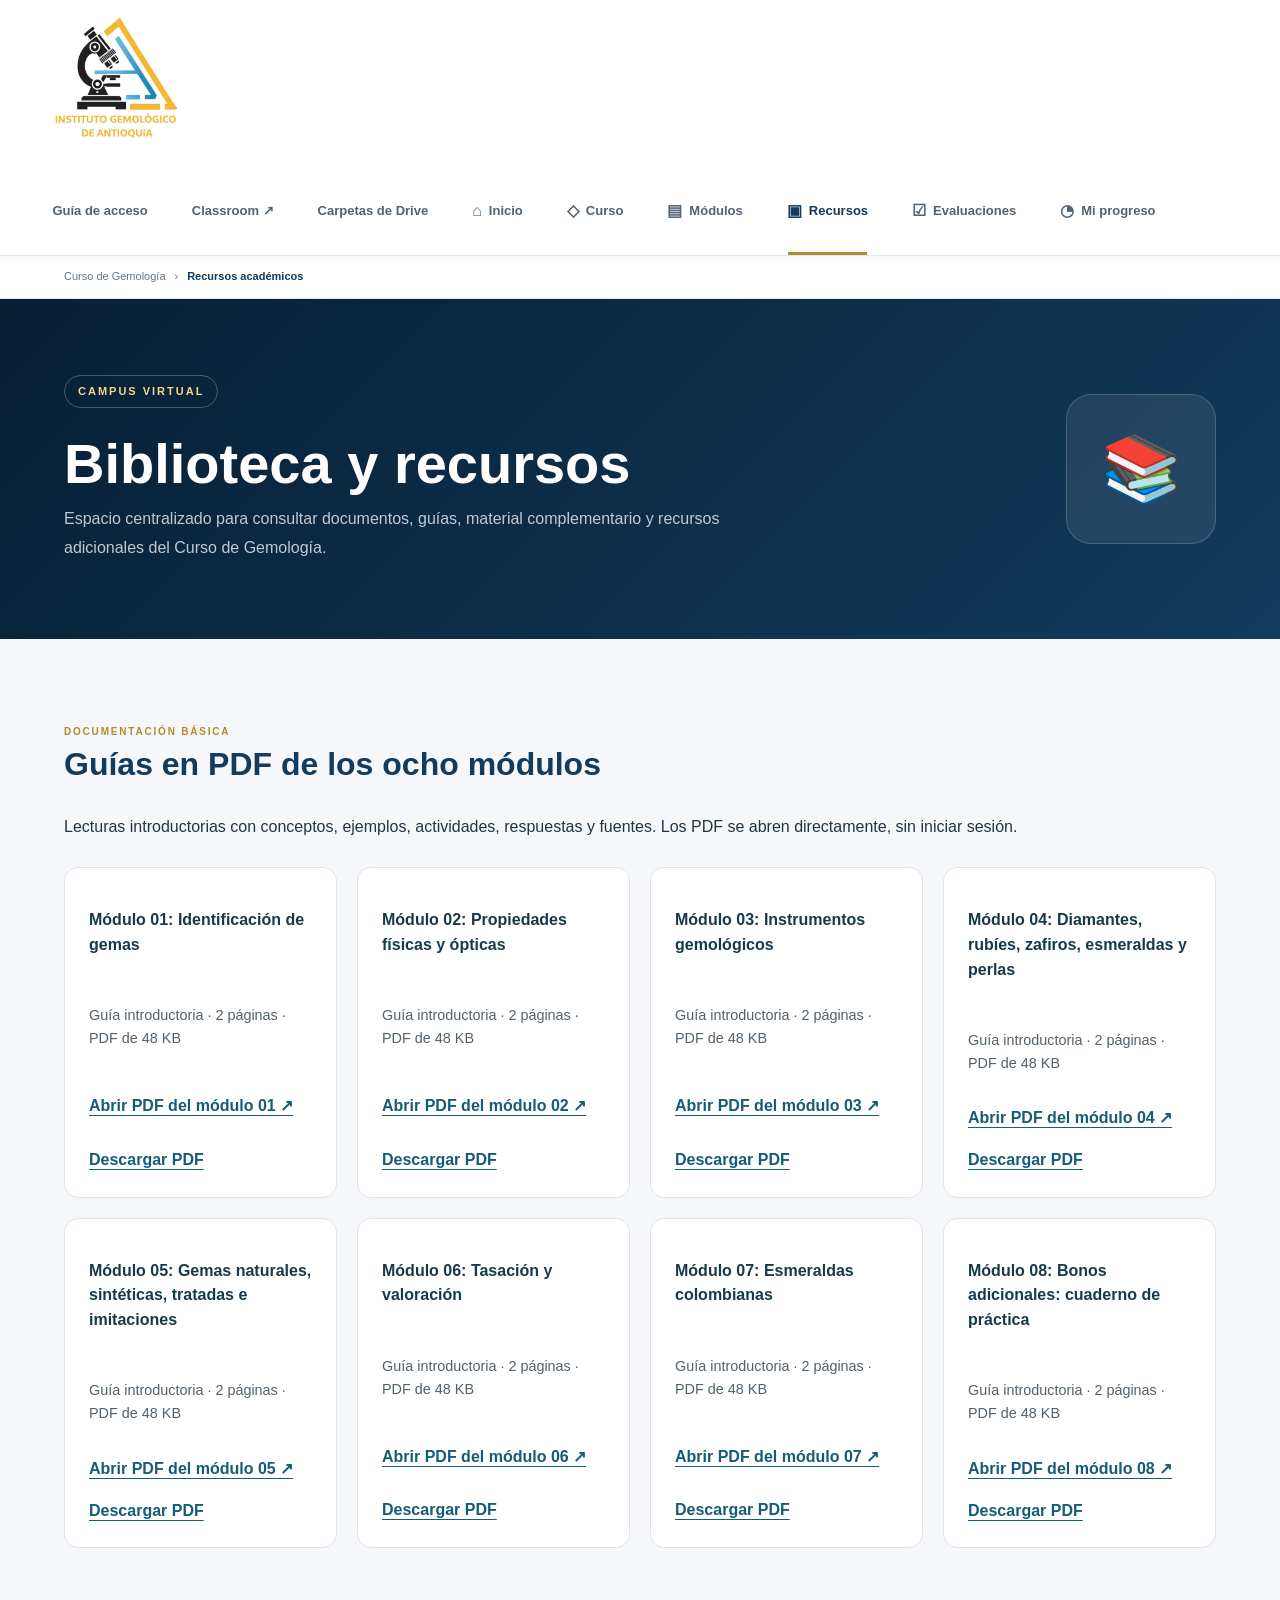
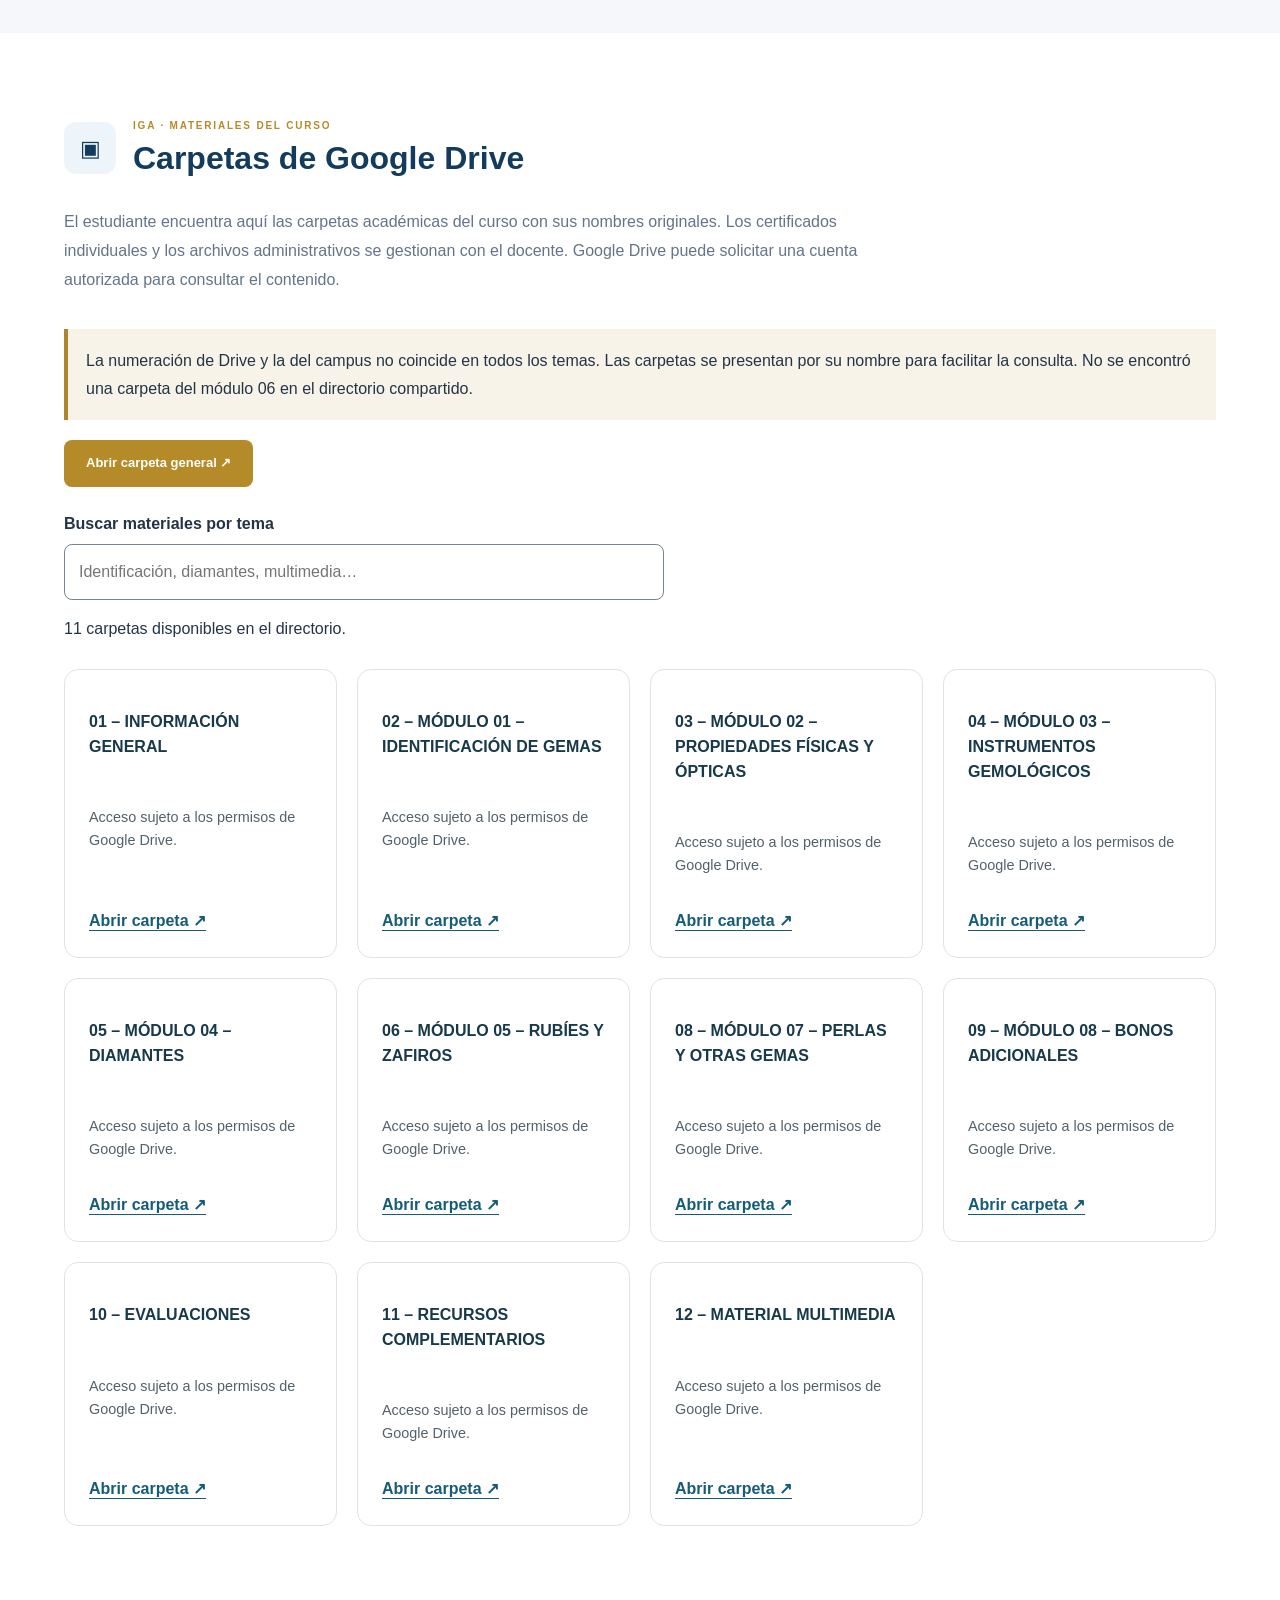
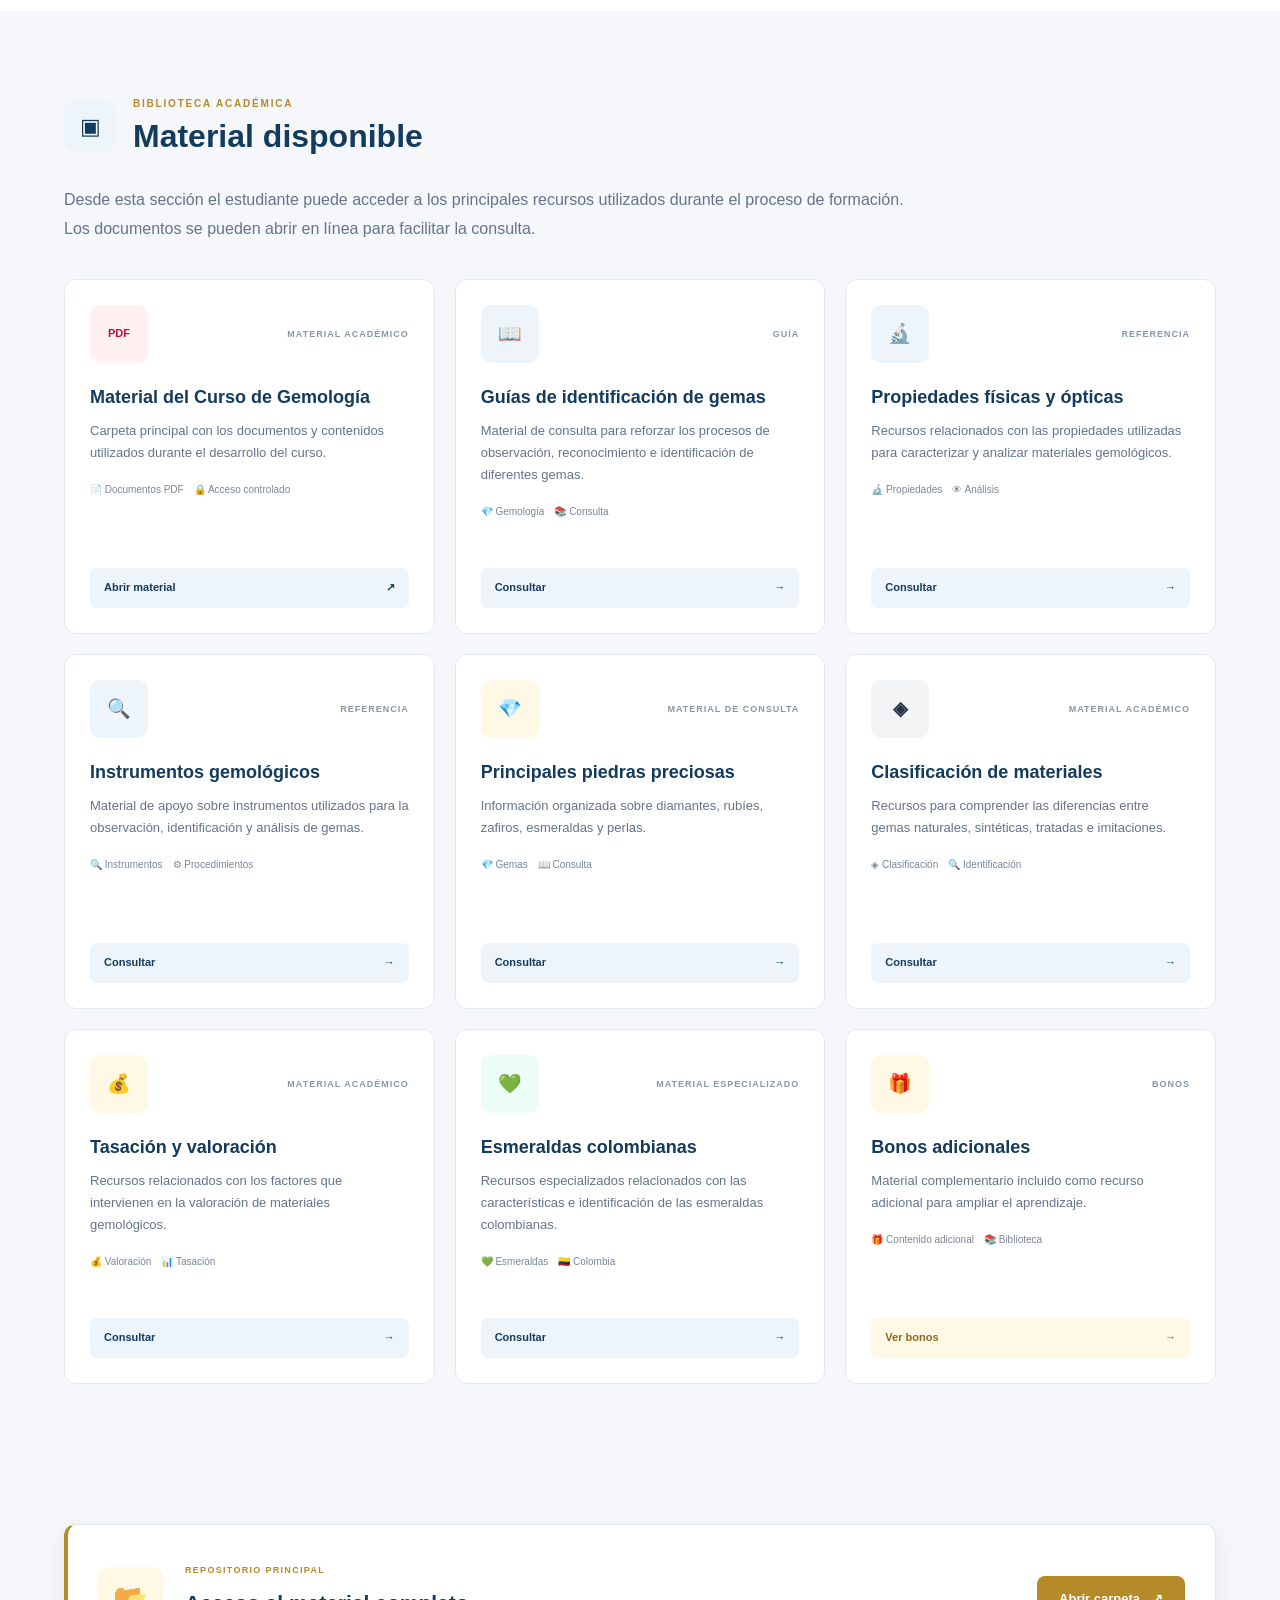
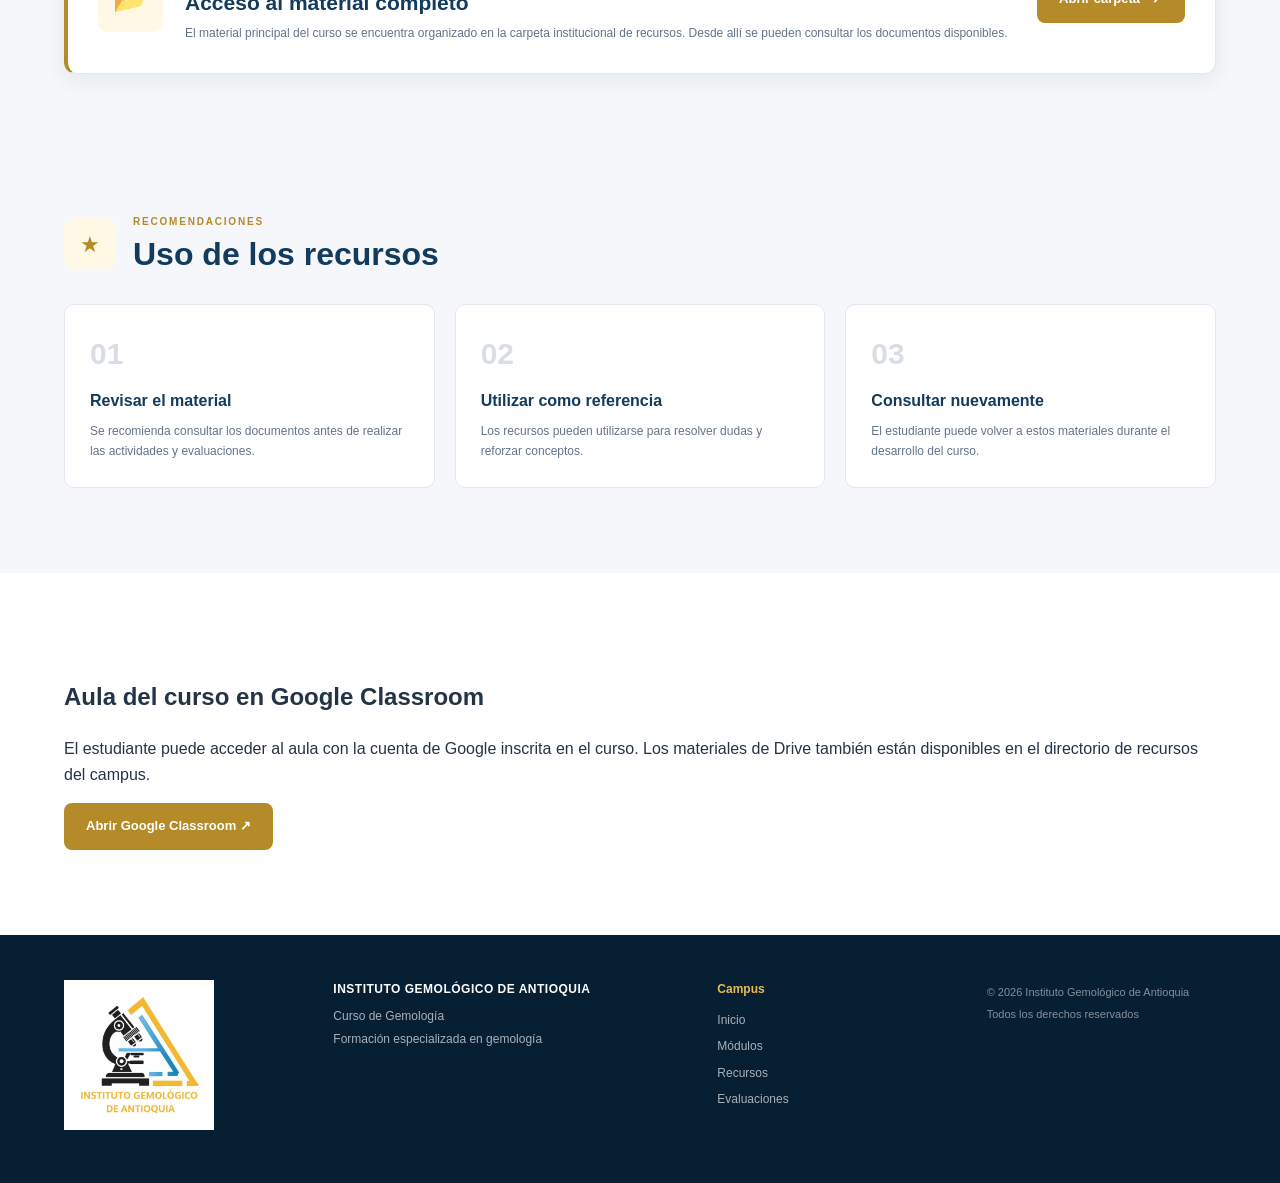
<file: recursos.html>
<!DOCTYPE html>
<html lang="es">

<head>

    <meta charset="UTF-8">

    <meta
        name="viewport"
        content="width=device-width, initial-scale=1.0">

    <meta
        name="description"
        content="Recursos académicos del Curso de Gemología">

    <title>
        Recursos | Curso de Gemología
    </title>

    <link
        rel="stylesheet"
        href="estilos.css">

</head>


<body>


<!-- =====================================================
     HEADER
===================================================== -->

<header class="campus-header">

    <div class="header-container">


        <a
            href="index.html"
            class="brand">

            <img
                src="img/logo-iga.png?v=20261109"
                alt="Instituto Gemológico de Antioquia"
                class="brand-logo">

        </a>



        <nav class="main-navigation" id="navegacion-principal" aria-label="Navegación principal">
<a href="guia.html">Guía de acceso</a>
            <a href="https://classroom.google.com/c/ODY5NzM1NDYzODQ5" target="_blank" rel="noopener noreferrer">Classroom ↗</a>
            <a href="recursos.html#carpetas-drive">Carpetas de Drive</a>

            <a href="index.html">

                <span class="nav-icon">
                    ⌂
                </span>

                Inicio

            </a>


            <a href="index.html#curso">

                <span class="nav-icon">
                    ◇
                </span>

                Curso

            </a>


            <a href="index.html#modulos">

                <span class="nav-icon">
                    ▤
                </span>

                Módulos

            </a>


            <a
                href="recursos.html"
                class="nav-active">

                <span class="nav-icon">
                    ▣
                </span>

                Recursos

            </a>


            <a href="evaluaciones.html">

                <span class="nav-icon">
                    ☑
                </span>

                Evaluaciones

            </a>


            <a href="index.html#progreso">

                <span class="nav-icon">
                    ◔
                </span>

                Mi progreso

            </a>

        </nav>


        <button
            class="mobile-menu-button" type="button" aria-label="Abrir menú" aria-controls="navegacion-principal" aria-expanded="false"
            onclick="toggleMenu()">

            ☰

        </button>


    </div>

</header>



<!-- =====================================================
     BREADCRUMB
===================================================== -->

<div class="breadcrumb-container">

    <div class="breadcrumb">

        <a href="index.html">
            Curso de Gemología
        </a>

        <span>
            ›
        </span>

        <strong>
            Recursos académicos
        </strong>

    </div>

</div>



<!-- =====================================================
     HERO
===================================================== -->

<section class="resources-page-hero">


    <div class="resources-page-hero-container">


        <div>

            <span class="hero-label">
                CAMPUS VIRTUAL
            </span>


            <h1>
                Biblioteca y recursos
            </h1>


            <p>

                Espacio centralizado para consultar
                documentos, guías, material complementario
                y recursos adicionales del Curso de Gemología.

            </p>

        </div>


        <div class="resources-hero-icon">

            📚

        </div>


    </div>

</section>



<!-- =====================================================
     CONTENIDO PRINCIPAL
===================================================== -->

<main>
<section id="guias-pdf" class="home-section" aria-labelledby="guias-pdf-titulo"><div class="section-container"><div class="section-heading"><div><span>DOCUMENTACIÓN BÁSICA</span><h2 id="guias-pdf-titulo">Guías en PDF de los ocho módulos</h2></div></div><p>Lecturas introductorias con conceptos, ejemplos, actividades, respuestas y fuentes. Los PDF se abren directamente, sin iniciar sesión.</p><div class="iga-drive-grid"><article class="iga-drive-card"><h3>Módulo 01: Identificación de gemas</h3><p>Guía introductoria · 2 páginas · PDF de 48 KB</p><a href="docs/modulo-01-guia-basica.pdf" target="_blank" rel="noopener noreferrer">Abrir PDF del módulo 01 ↗</a><a href="docs/modulo-01-guia-basica.pdf" download>Descargar PDF</a></article><article class="iga-drive-card"><h3>Módulo 02: Propiedades físicas y ópticas</h3><p>Guía introductoria · 2 páginas · PDF de 48 KB</p><a href="docs/modulo-02-guia-basica.pdf" target="_blank" rel="noopener noreferrer">Abrir PDF del módulo 02 ↗</a><a href="docs/modulo-02-guia-basica.pdf" download>Descargar PDF</a></article><article class="iga-drive-card"><h3>Módulo 03: Instrumentos gemológicos</h3><p>Guía introductoria · 2 páginas · PDF de 48 KB</p><a href="docs/modulo-03-guia-basica.pdf" target="_blank" rel="noopener noreferrer">Abrir PDF del módulo 03 ↗</a><a href="docs/modulo-03-guia-basica.pdf" download>Descargar PDF</a></article><article class="iga-drive-card"><h3>Módulo 04: Diamantes, rubíes, zafiros, esmeraldas y perlas</h3><p>Guía introductoria · 2 páginas · PDF de 48 KB</p><a href="docs/modulo-04-guia-basica.pdf" target="_blank" rel="noopener noreferrer">Abrir PDF del módulo 04 ↗</a><a href="docs/modulo-04-guia-basica.pdf" download>Descargar PDF</a></article><article class="iga-drive-card"><h3>Módulo 05: Gemas naturales, sintéticas, tratadas e imitaciones</h3><p>Guía introductoria · 2 páginas · PDF de 48 KB</p><a href="docs/modulo-05-guia-basica.pdf" target="_blank" rel="noopener noreferrer">Abrir PDF del módulo 05 ↗</a><a href="docs/modulo-05-guia-basica.pdf" download>Descargar PDF</a></article><article class="iga-drive-card"><h3>Módulo 06: Tasación y valoración</h3><p>Guía introductoria · 2 páginas · PDF de 48 KB</p><a href="docs/modulo-06-guia-basica.pdf" target="_blank" rel="noopener noreferrer">Abrir PDF del módulo 06 ↗</a><a href="docs/modulo-06-guia-basica.pdf" download>Descargar PDF</a></article><article class="iga-drive-card"><h3>Módulo 07: Esmeraldas colombianas</h3><p>Guía introductoria · 2 páginas · PDF de 48 KB</p><a href="docs/modulo-07-guia-basica.pdf" target="_blank" rel="noopener noreferrer">Abrir PDF del módulo 07 ↗</a><a href="docs/modulo-07-guia-basica.pdf" download>Descargar PDF</a></article><article class="iga-drive-card"><h3>Módulo 08: Bonos adicionales: cuaderno de práctica</h3><p>Guía introductoria · 2 páginas · PDF de 48 KB</p><a href="docs/modulo-08-guia-basica.pdf" target="_blank" rel="noopener noreferrer">Abrir PDF del módulo 08 ↗</a><a href="docs/modulo-08-guia-basica.pdf" download>Descargar PDF</a></article></div></div></section>
<section id="carpetas-drive" class="home-section iga-drive-directory" aria-labelledby="drive-heading">
 <div class="section-container">
  <div class="section-heading"><div class="heading-icon blue">▣</div><div><span>IGA · MATERIALES DEL CURSO</span><h2 id="drive-heading">Carpetas de Google Drive</h2></div></div>
  <p class="section-introduction">El estudiante encuentra aquí las carpetas académicas del curso con sus nombres originales. Los certificados individuales y los archivos administrativos se gestionan con el docente. Google Drive puede solicitar una cuenta autorizada para consultar el contenido.</p>
  <p class="iga-drive-note">La numeración de Drive y la del campus no coincide en todos los temas. Las carpetas se presentan por su nombre para facilitar la consulta. No se encontró una carpeta del módulo 06 en el directorio compartido.</p>
  <p><a class="gold-button" href="https://drive.google.com/drive/folders/1lU9srF_hlkSf1bhToV7XusAM9EJZRuHO" target="_blank" rel="noopener noreferrer">Abrir carpeta general ↗</a></p>
  <div class="resource-search"><label for="buscar-recursos">Buscar materiales por tema</label><input id="buscar-recursos" type="search" placeholder="Identificación, diamantes, multimedia…" autocomplete="off"><p id="resultados-recursos" role="status" aria-live="polite"></p></div><div class="iga-drive-grid"><article class="iga-drive-card"><h3>01 – INFORMACIÓN GENERAL</h3><p>Acceso sujeto a los permisos de Google Drive.</p><a href="https://drive.google.com/drive/folders/19Q5UtpnePnGkFXnT4XhX-9NjV-P7Ge0e" target="_blank" rel="noopener noreferrer" aria-label="Abrir 01 – INFORMACIÓN GENERAL en Google Drive">Abrir carpeta ↗</a></article><article class="iga-drive-card"><h3>02 – MÓDULO 01 – IDENTIFICACIÓN DE GEMAS</h3><p>Acceso sujeto a los permisos de Google Drive.</p><a href="https://drive.google.com/drive/folders/1hk97q7tT3s6Dw-mFUzTbpgyPW3I28rm0" target="_blank" rel="noopener noreferrer" aria-label="Abrir 02 – MÓDULO 01 – IDENTIFICACIÓN DE GEMAS en Google Drive">Abrir carpeta ↗</a></article><article class="iga-drive-card"><h3>03 – MÓDULO 02 – PROPIEDADES FÍSICAS Y ÓPTICAS</h3><p>Acceso sujeto a los permisos de Google Drive.</p><a href="https://drive.google.com/drive/folders/1KjRpm-RY5vk7X607oFjt-7Kzz3u5xs9G" target="_blank" rel="noopener noreferrer" aria-label="Abrir 03 – MÓDULO 02 – PROPIEDADES FÍSICAS Y ÓPTICAS en Google Drive">Abrir carpeta ↗</a></article><article class="iga-drive-card"><h3>04 – MÓDULO 03 – INSTRUMENTOS GEMOLÓGICOS</h3><p>Acceso sujeto a los permisos de Google Drive.</p><a href="https://drive.google.com/drive/folders/17eYpViwaJ55akYiyN0NxHGFlr4k-IS2R" target="_blank" rel="noopener noreferrer" aria-label="Abrir 04 – MÓDULO 03 – INSTRUMENTOS GEMOLÓGICOS en Google Drive">Abrir carpeta ↗</a></article><article class="iga-drive-card"><h3>05 – MÓDULO 04 – DIAMANTES</h3><p>Acceso sujeto a los permisos de Google Drive.</p><a href="https://drive.google.com/drive/folders/1tSpDAsJpsdvJe3doV2ptZGMr3zZLghLy" target="_blank" rel="noopener noreferrer" aria-label="Abrir 05 – MÓDULO 04 – DIAMANTES en Google Drive">Abrir carpeta ↗</a></article><article class="iga-drive-card"><h3>06 – MÓDULO 05 – RUBÍES Y ZAFIROS</h3><p>Acceso sujeto a los permisos de Google Drive.</p><a href="https://drive.google.com/drive/folders/165TPGj_Emk8kW5Ap-9jseIXyOoRhlyKX" target="_blank" rel="noopener noreferrer" aria-label="Abrir 06 – MÓDULO 05 – RUBÍES Y ZAFIROS en Google Drive">Abrir carpeta ↗</a></article><article class="iga-drive-card"><h3>08 – MÓDULO 07 – PERLAS Y OTRAS GEMAS</h3><p>Acceso sujeto a los permisos de Google Drive.</p><a href="https://drive.google.com/drive/folders/11654f-epkvZ-LdoGYySMjfJ-BSFaOKw9" target="_blank" rel="noopener noreferrer" aria-label="Abrir 08 – MÓDULO 07 – PERLAS Y OTRAS GEMAS en Google Drive">Abrir carpeta ↗</a></article><article class="iga-drive-card"><h3>09 – MÓDULO 08 – BONOS ADICIONALES</h3><p>Acceso sujeto a los permisos de Google Drive.</p><a href="https://drive.google.com/drive/folders/1ht3qS__ylzGq9EVoJAYIF81ktEggp6Jr" target="_blank" rel="noopener noreferrer" aria-label="Abrir 09 – MÓDULO 08 – BONOS ADICIONALES en Google Drive">Abrir carpeta ↗</a></article><article class="iga-drive-card"><h3>10 – EVALUACIONES</h3><p>Acceso sujeto a los permisos de Google Drive.</p><a href="https://drive.google.com/drive/folders/18c8udA9zP0MSN8uNskSIaVsYbFl97jBe" target="_blank" rel="noopener noreferrer" aria-label="Abrir 10 – EVALUACIONES en Google Drive">Abrir carpeta ↗</a></article><article class="iga-drive-card"><h3>11 – RECURSOS COMPLEMENTARIOS</h3><p>Acceso sujeto a los permisos de Google Drive.</p><a href="https://drive.google.com/drive/folders/1xP8m9yIFAINkRfCwHC6p1GUwag8PxsWb" target="_blank" rel="noopener noreferrer" aria-label="Abrir 11 – RECURSOS COMPLEMENTARIOS en Google Drive">Abrir carpeta ↗</a></article><article class="iga-drive-card"><h3>12 – MATERIAL MULTIMEDIA</h3><p>Acceso sujeto a los permisos de Google Drive.</p><a href="https://drive.google.com/drive/folders/1stFAE20SGG57wft_Togu36yvr2lK_MMT" target="_blank" rel="noopener noreferrer" aria-label="Abrir 12 – MATERIAL MULTIMEDIA en Google Drive">Abrir carpeta ↗</a></article></div>
 </div>
</section>



<section class="home-section">


    <div class="section-container">


        <!-- ENCABEZADO -->

        <div class="section-heading">


            <div class="heading-icon blue">
                ▣
            </div>


            <div>

                <span>
                    BIBLIOTECA ACADÉMICA
                </span>


                <h2>
                    Material disponible
                </h2>

            </div>


        </div>



        <p class="section-introduction">

            Desde esta sección el estudiante puede acceder
            a los principales recursos utilizados durante
            el proceso de formación. Los documentos se
            pueden abrir en línea para facilitar la consulta.

        </p>



        <!-- =================================================
             RECURSOS PRINCIPALES
        ================================================== -->

        <div class="resource-library-grid">



            <!-- RECURSO 1 -->

            <article class="library-card">


                <div class="library-card-top">

                    <div class="library-icon pdf">
                        PDF
                    </div>


                    <span class="library-type">
                        MATERIAL ACADÉMICO
                    </span>

                </div>


                <h3>
                    Material del Curso de Gemología
                </h3>


                <p>

                    Carpeta principal con los documentos
                    y contenidos utilizados durante el
                    desarrollo del curso.

                </p>


                <div class="library-meta">

                    <span>
                        📄 Documentos PDF
                    </span>

                    <span>
                        🔒 Acceso controlado
                    </span>

                </div>


                <a
                    href="https://drive.google.com/drive/folders/1lU9srF_hlkSf1bhToV7XusAM9EJZRuHO"
                    target="_blank"
                    rel="noopener noreferrer"
                    class="library-button">

                    Abrir material

                    <span>
                        ↗
                    </span>

                </a>


            </article>



            <!-- RECURSO 2 -->

            <article class="library-card">


                <div class="library-card-top">

                    <div class="library-icon guide">
                        📖
                    </div>


                    <span class="library-type">
                        GUÍA
                    </span>

                </div>


                <h3>
                    Guías de identificación de gemas
                </h3>


                <p>

                    Material de consulta para reforzar
                    los procesos de observación,
                    reconocimiento e identificación
                    de diferentes gemas.

                </p>


                <div class="library-meta">

                    <span>
                        💎 Gemología
                    </span>

                    <span>
                        📚 Consulta
                    </span>

                </div>


                <a
                    href="modulo-01.html"
                    class="library-button">

                    Consultar

                    <span>
                        →
                    </span>

                </a>


            </article>



            <!-- RECURSO 3 -->

            <article class="library-card">


                <div class="library-card-top">

                    <div class="library-icon optics">
                        🔬
                    </div>


                    <span class="library-type">
                        REFERENCIA
                    </span>

                </div>


                <h3>
                    Propiedades físicas y ópticas
                </h3>


                <p>

                    Recursos relacionados con las propiedades
                    utilizadas para caracterizar y analizar
                    materiales gemológicos.

                </p>


                <div class="library-meta">

                    <span>
                        🔬 Propiedades
                    </span>

                    <span>
                        👁 Análisis
                    </span>

                </div>


                <a
                    href="modulo-02.html"
                    class="library-button">

                    Consultar

                    <span>
                        →
                    </span>

                </a>


            </article>



            <!-- RECURSO 4 -->

            <article class="library-card">


                <div class="library-card-top">

                    <div class="library-icon instruments">
                        🔍
                    </div>


                    <span class="library-type">
                        REFERENCIA
                    </span>

                </div>


                <h3>
                    Instrumentos gemológicos
                </h3>


                <p>

                    Material de apoyo sobre instrumentos
                    utilizados para la observación,
                    identificación y análisis de gemas.

                </p>


                <div class="library-meta">

                    <span>
                        🔍 Instrumentos
                    </span>

                    <span>
                        ⚙ Procedimientos
                    </span>

                </div>


                <a
                    href="modulo-03.html"
                    class="library-button">

                    Consultar

                    <span>
                        →
                    </span>

                </a>


            </article>



            <!-- RECURSO 5 -->

            <article class="library-card">


                <div class="library-card-top">

                    <div class="library-icon gemstones">
                        💎
                    </div>


                    <span class="library-type">
                        MATERIAL DE CONSULTA
                    </span>

                </div>


                <h3>
                    Principales piedras preciosas
                </h3>


                <p>

                    Información organizada sobre diamantes,
                    rubíes, zafiros, esmeraldas y perlas.

                </p>


                <div class="library-meta">

                    <span>
                        💎 Gemas
                    </span>

                    <span>
                        📖 Consulta
                    </span>

                </div>


                <a
                    href="modulo-04.html"
                    class="library-button">

                    Consultar

                    <span>
                        →
                    </span>

                </a>


            </article>



            <!-- RECURSO 6 -->

            <article class="library-card">


                <div class="library-card-top">

                    <div class="library-icon classification">
                        ◈
                    </div>


                    <span class="library-type">
                        MATERIAL ACADÉMICO
                    </span>

                </div>


                <h3>
                    Clasificación de materiales
                </h3>


                <p>

                    Recursos para comprender las diferencias
                    entre gemas naturales, sintéticas,
                    tratadas e imitaciones.

                </p>


                <div class="library-meta">

                    <span>
                        ◈ Clasificación
                    </span>

                    <span>
                        🔍 Identificación
                    </span>

                </div>


                <a
                    href="modulo-05.html"
                    class="library-button">

                    Consultar

                    <span>
                        →
                    </span>

                </a>


            </article>



            <!-- RECURSO 7 -->

            <article class="library-card">


                <div class="library-card-top">

                    <div class="library-icon valuation">
                        💰
                    </div>


                    <span class="library-type">
                        MATERIAL ACADÉMICO
                    </span>

                </div>


                <h3>
                    Tasación y valoración
                </h3>


                <p>

                    Recursos relacionados con los factores
                    que intervienen en la valoración de
                    materiales gemológicos.

                </p>


                <div class="library-meta">

                    <span>
                        💰 Valoración
                    </span>

                    <span>
                        📊 Tasación
                    </span>

                </div>


                <a
                    href="modulo-06.html"
                    class="library-button">

                    Consultar

                    <span>
                        →
                    </span>

                </a>


            </article>



            <!-- RECURSO 8 -->

            <article class="library-card">


                <div class="library-card-top">

                    <div class="library-icon emerald">
                        💚
                    </div>


                    <span class="library-type">
                        MATERIAL ESPECIALIZADO
                    </span>

                </div>


                <h3>
                    Esmeraldas colombianas
                </h3>


                <p>

                    Recursos especializados relacionados
                    con las características e identificación
                    de las esmeraldas colombianas.

                </p>


                <div class="library-meta">

                    <span>
                        💚 Esmeraldas
                    </span>

                    <span>
                        🇨🇴 Colombia
                    </span>

                </div>


                <a
                    href="modulo-07.html"
                    class="library-button">

                    Consultar

                    <span>
                        →
                    </span>

                </a>


            </article>



            <!-- RECURSO 9 -->

            <article class="library-card bonus-library-card">


                <div class="library-card-top">

                    <div class="library-icon bonus">
                        🎁
                    </div>


                    <span class="library-type">
                        BONOS
                    </span>

                </div>


                <h3>
                    Bonos adicionales
                </h3>


                <p>

                    Material complementario incluido
                    como recurso adicional para ampliar
                    el aprendizaje.

                </p>


                <div class="library-meta">

                    <span>
                        🎁 Contenido adicional
                    </span>

                    <span>
                        📚 Biblioteca
                    </span>

                </div>


                <a
                    href="modulo-08.html"
                    class="library-button gold-library-button">

                    Ver bonos

                    <span>
                        →
                    </span>

                </a>


            </article>


        </div>


    </div>

</section>



<!-- =====================================================
     ACCESO DRIVE
===================================================== -->

<section class="drive-access-section">


    <div class="section-container">


        <div class="drive-access-card">


            <div class="drive-access-icon">
                📂
            </div>


            <div class="drive-access-content">


                <span>
                    REPOSITORIO PRINCIPAL
                </span>


                <h2>
                    Acceso al material completo
                </h2>


                <p>

                    El material principal del curso se encuentra
                    organizado en la carpeta institucional de
                    recursos. Desde allí se pueden consultar
                    los documentos disponibles.

                </p>


            </div>


            <a
                href="https://drive.google.com/drive/folders/1lU9srF_hlkSf1bhToV7XusAM9EJZRuHO"
                target="_blank"
                rel="noopener noreferrer"
                class="gold-button">

                Abrir carpeta

                <span>
                    ↗
                </span>

            </a>


        </div>


    </div>

</section>



<!-- =====================================================
     RECOMENDACIONES
===================================================== -->

<section class="home-section">


    <div class="section-container">


        <div class="section-heading">


            <div class="heading-icon gold">
                ★
            </div>


            <div>

                <span>
                    RECOMENDACIONES
                </span>


                <h2>
                    Uso de los recursos
                </h2>

            </div>


        </div>



        <div class="resource-guidelines">


            <div>

                <strong>
                    01
                </strong>

                <h3>
                    Revisar el material
                </h3>

                <p>

                    Se recomienda consultar los documentos
                    antes de realizar las actividades
                    y evaluaciones.

                </p>

            </div>


            <div>

                <strong>
                    02
                </strong>

                <h3>
                    Utilizar como referencia
                </h3>

                <p>

                    Los recursos pueden utilizarse para
                    resolver dudas y reforzar conceptos.

                </p>

            </div>


            <div>

                <strong>
                    03
                </strong>

                <h3>
                    Consultar nuevamente
                </h3>

                <p>

                    El estudiante puede volver a estos
                    materiales durante el desarrollo
                    del curso.

                </p>

            </div>


        </div>


    </div>

</section>



<section class="home-section" aria-labelledby="classroom-heading"><div class="section-container"><div class="info-callout"><div><h2 id="classroom-heading">Aula del curso en Google Classroom</h2><p>El estudiante puede acceder al aula con la cuenta de Google inscrita en el curso. Los materiales de Drive también están disponibles en el directorio de recursos del campus.</p><a class="gold-button" href="https://classroom.google.com/c/ODY5NzM1NDYzODQ5" target="_blank" rel="noopener noreferrer">Abrir Google Classroom ↗</a></div></div></div></section>
</main>



<!-- =====================================================
     FOOTER
===================================================== -->

<footer class="campus-footer">


    <div class="footer-container">


        <div class="footer-brand">

            <img
                src="img/logo-iga.png?v=20261109"
                alt="Instituto Gemológico de Antioquia">

        </div>


        <div class="footer-information">

            <strong>
                INSTITUTO GEMOLÓGICO DE ANTIOQUIA
            </strong>

            <p>
                Curso de Gemología
            </p>

            <p>
                Formación especializada en gemología
            </p>

        </div>


        <div class="footer-links">

            <strong>
                Campus
            </strong>

            <a href="index.html">
                Inicio
            </a>

            <a href="index.html#modulos">
                Módulos
            </a>

            <a href="recursos.html">
                Recursos
            </a>

            <a href="evaluaciones.html">
                Evaluaciones
            </a>

        </div>


        <div class="footer-copy">

            <p>
                © 2026 Instituto Gemológico de Antioquia
            </p>

            <p>
                Todos los derechos reservados
            </p>

        </div>


    </div>

</footer>



<script src="script.js?v=guias-pdf-1"></script>

</body>

</html>
</file>
<file: estilos.css>
/* =========================================================
   CAMPUS VIRTUAL
   INSTITUTO GEMOLÓGICO DE ANTIOQUIA
   ESTILOS GENERALES + INDEX
========================================================= */


/* =========================================================
   VARIABLES
========================================================= */

:root {

    --iga-blue:
        #123b5d;

    --iga-blue-dark:
        #092b45;

    --iga-blue-deep:
        #071f33;

    --iga-blue-light:
        #eef5fa;

    --iga-gold:
        #b58a28;

    --iga-gold-dark:
        #8e691c;

    --iga-gold-light:
        #fff8e5;

    --iga-emerald:
        #16845b;

    --iga-emerald-dark:
        #075c3c;

    --iga-emerald-light:
        #ecfdf5;

    --iga-white:
        #ffffff;

    --iga-bg:
        #f5f7fa;

    --iga-text:
        #243447;

    --iga-text-light:
        #64748b;

    --iga-border:
        #e2e8f0;

    --iga-shadow:
        0 6px 22px rgba(15, 35, 55, .07);

    --iga-shadow-hover:
        0 14px 35px rgba(15, 35, 55, .12);

}


/* =========================================================
   RESET
========================================================= */

* {

    box-sizing:
        border-box;

}


html {

    scroll-behavior:
        smooth;

}


body {

    margin:
        0;

    padding:
        0;

    font-family:
        "Segoe UI",
        Arial,
        Helvetica,
        sans-serif;

    background:
        var(--iga-bg);

    color:
        var(--iga-text);

    line-height:
        1.6;

}


a {

    color:
        inherit;

}


button,
a {

    -webkit-tap-highlight-color:
        transparent;

}


/* =========================================================
   HEADER
========================================================= */

.campus-header {

    position:
        sticky;

    top:
        0;

    z-index:
        1000;

    background:
        rgba(255,255,255,.97);

    border-bottom:
        1px solid var(--iga-border);

    box-shadow:
        0 2px 12px rgba(0,0,0,.04);

    backdrop-filter:
        blur(12px);

}


.header-container {

    width:
        min(1400px, 94%);

    min-height:
        88px;

    margin:
        auto;

    display:
        flex;

    align-items:
        center;

    justify-content:
        space-between;

    gap:
        30px;

}


/* =========================================================
   LOGOTIPO
========================================================= */

.brand {

    display:
        flex;

    align-items:
        center;

    text-decoration:
        none;

    flex-shrink:
        0;

}


.brand-logo {

    width:
        155px;

    height:
        auto;

    display:
        block;

    object-fit:
        contain;

}


/* =========================================================
   NAVEGACIÓN
========================================================= */

.main-navigation {

    display:
        flex;

    align-items:
        stretch;

    gap:
        4px;

    height:
        88px;

}


.main-navigation a {

    position:
        relative;

    display:
        flex;

    align-items:
        center;

    gap:
        7px;

    padding:
        0 14px;

    text-decoration:
        none;

    color:
        #536273;

    font-size:
        13px;

    font-weight:
        600;

    transition:
        .25s ease;

}


.main-navigation a:hover {

    color:
        var(--iga-blue);

}


.main-navigation a::after {

    content:
        "";

    position:
        absolute;

    bottom:
        0;

    left:
        15px;

    right:
        15px;

    height:
        3px;

    background:
        var(--iga-gold);

    transform:
        scaleX(0);

    transform-origin:
        center;

    transition:
        transform .25s ease;

}


.main-navigation a:hover::after,
.main-navigation a.nav-active::after {

    transform:
        scaleX(1);

}


.main-navigation a.nav-active {

    color:
        var(--iga-blue);

}


.nav-icon {

    font-size:
        16px;

}


/* =========================================================
   MENÚ MÓVIL
========================================================= */

.mobile-menu-button {

    border:
        0;

    background:
        var(--iga-blue);

    color:
        white;

    width:
        42px;

    height:
        42px;

    border-radius:
        8px;

    font-size:
        20px;

    cursor:
        pointer;

    display:
        none;

}


/* =========================================================
   HERO
========================================================= */

.campus-hero {

    position:
        relative;

    overflow:
        hidden;

    background:
        linear-gradient(
            135deg,
            var(--iga-blue-deep) 0%,
            var(--iga-blue) 60%,
            #1b557d 100%
        );

    color:
        white;

}


.campus-hero::before {

    content:
        "";

    position:
        absolute;

    width:
        600px;

    height:
        600px;

    right:
        -250px;

    top:
        -250px;

    border:
        1px solid rgba(255,255,255,.08);

    border-radius:
        50%;

}


.campus-hero::after {

    content:
        "";

    position:
        absolute;

    width:
        450px;

    height:
        450px;

    right:
        -170px;

    top:
        -170px;

    border:
        1px solid rgba(255,255,255,.06);

    border-radius:
        50%;

}


.hero-container {

    position:
        relative;

    z-index:
        2;

    width:
        min(1200px, 90%);

    min-height:
        520px;

    margin:
        auto;

    display:
        grid;

    grid-template-columns:
        1.15fr .85fr;

    align-items:
        center;

    gap:
        50px;

}


.hero-content {

    max-width:
        700px;

}


.hero-label {

    display:
        inline-block;

    margin-bottom:
        15px;

    padding:
        7px 13px;

    border:
        1px solid rgba(255,255,255,.25);

    border-radius:
        30px;

    color:
        #f2d68c;

    font-size:
        11px;

    font-weight:
        800;

    letter-spacing:
        2px;

}


.hero-content h1 {

    margin:
        0;

    font-size:
        clamp(42px, 6vw, 70px);

    line-height:
        1.05;

    letter-spacing:
        -2px;

    font-weight:
        700;

}


.hero-content h1 span {

    display:
        block;

    color:
        #e4bd57;

}


.hero-content p {

    max-width:
        650px;

    margin:
        25px 0 32px;

    color:
        rgba(255,255,255,.82);

    font-size:
        18px;

    line-height:
        1.8;

}


/* =========================================================
   HERO BOTONES
========================================================= */

.hero-actions {

    display:
        flex;

    align-items:
        center;

    gap:
        14px;

    flex-wrap:
        wrap;

}


.gold-button {

    display:
        inline-flex;

    align-items:
        center;

    justify-content:
        center;

    gap:
        12px;

    padding:
        13px 22px;

    border:
        0;

    border-radius:
        8px;

    background:
        var(--iga-gold);

    color:
        white;

    text-decoration:
        none;

    font-size:
        13px;

    font-weight:
        700;

    cursor:
        pointer;

    transition:
        .25s ease;

}


.gold-button:hover {

    background:
        var(--iga-gold-dark);

    transform:
        translateY(-2px);

    box-shadow:
        0 8px 20px rgba(0,0,0,.18);

}


.hero-secondary-button {

    display:
        inline-flex;

    align-items:
        center;

    justify-content:
        center;

    padding:
        12px 22px;

    border:
        1px solid rgba(255,255,255,.3);

    border-radius:
        8px;

    color:
        white;

    text-decoration:
        none;

    font-size:
        13px;

    font-weight:
        600;

    transition:
        .25s ease;

}


.hero-secondary-button:hover {

    background:
        rgba(255,255,255,.08);

    border-color:
        rgba(255,255,255,.6);

}


/* =========================================================
   ELEMENTO VISUAL HERO
========================================================= */

.hero-visual {

    display:
        flex;

    justify-content:
        center;

    align-items:
        center;

    min-height:
        380px;

}


.gemstone-orbit {

    position:
        relative;

    width:
        320px;

    height:
        320px;

    display:
        flex;

    align-items:
        center;

    justify-content:
        center;

}


.orbit-ring {

    position:
        absolute;

    border:
        1px solid rgba(255,255,255,.16);

    border-radius:
        50%;

}


.ring-one {

    width:
        180px;

    height:
        180px;

}


.ring-two {

    width:
        250px;

    height:
        250px;

}


.ring-three {

    width:
        320px;

    height:
        320px;

}


.gemstone-symbol {

    width:
        130px;

    height:
        130px;

    display:
        flex;

    align-items:
        center;

    justify-content:
        center;

    background:
        rgba(255,255,255,.08);

    border:
        1px solid rgba(255,255,255,.25);

    border-radius:
        50%;

    font-size:
        62px;

    box-shadow:
        0 0 70px rgba(181,138,40,.18);

    backdrop-filter:
        blur(8px);

}


/* =========================================================
   BARRA INFORMACIÓN
========================================================= */

.course-information-bar {

    background:
        white;

    border-bottom:
        1px solid var(--iga-border);

}


.information-container {

    width:
        min(1200px, 90%);

    margin:
        auto;

    display:
        grid;

    grid-template-columns:
        repeat(4, 1fr);

}


.information-item {

    min-height:
        100px;

    display:
        flex;

    align-items:
        center;

    gap:
        14px;

    padding:
        18px 20px;

    border-right:
        1px solid var(--iga-border);

}


.information-item:last-child {

    border-right:
        0;

}


.information-icon {

    width:
        42px;

    height:
        42px;

    display:
        flex;

    align-items:
        center;

    justify-content:
        center;

    border-radius:
        9px;

    background:
        var(--iga-gold-light);

    font-size:
        19px;

}


.information-item strong {

    display:
        block;

    font-size:
        14px;

    color:
        var(--iga-blue);

}


.information-item small {

    display:
        block;

    margin-top:
        2px;

    color:
        var(--iga-text-light);

    font-size:
        11px;

}


/* =========================================================
   SECCIONES GENERALES
========================================================= */

.home-section {

    padding:
        85px 0;

}


.home-section:nth-child(even) {

    background:
        #ffffff;

}


.section-container {

    width:
        min(1200px, 90%);

    margin:
        auto;

}


.section-heading {

    display:
        flex;

    align-items:
        center;

    gap:
        17px;

    margin-bottom:
        30px;

}


.section-heading.centered {

    justify-content:
        center;

    text-align:
        center;

}


.section-heading > div:last-child {

    flex:
        1;

}


.section-heading.centered > div:last-child {

    flex:
        initial;

}


.section-heading span {

    display:
        block;

    margin-bottom:
        4px;

    color:
        var(--iga-gold);

    font-size:
        10px;

    font-weight:
        800;

    letter-spacing:
        1.8px;

}


.section-heading h2 {

    margin:
        0;

    color:
        var(--iga-blue);

    font-size:
        32px;

    line-height:
        1.25;

}


.heading-icon {

    width:
        52px;

    height:
        52px;

    flex-shrink:
        0;

    display:
        flex;

    align-items:
        center;

    justify-content:
        center;

    border-radius:
        12px;

    font-size:
        22px;

}


.heading-icon.gold {

    background:
        var(--iga-gold-light);

    color:
        var(--iga-gold);

}


.heading-icon.blue {

    background:
        var(--iga-blue-light);

    color:
        var(--iga-blue);

}


.heading-icon.emerald {

    background:
        var(--iga-emerald-light);

    color:
        var(--iga-emerald);

}


.section-introduction {

    max-width:
        850px;

    margin:
        0 0 35px;

    color:
        var(--iga-text-light);

    line-height:
        1.8;

}


/* =========================================================
   INTRODUCCIÓN CURSO
========================================================= */

.course-introduction {

    display:
        grid;

    grid-template-columns:
        1.15fr .85fr;

    gap:
        50px;

    align-items:
        start;

}


.course-introduction-text p {

    margin:
        0 0 18px;

    color:
        var(--iga-text-light);

    line-height:
        1.85;

}


.course-highlights {

    display:
        grid;

    grid-template-columns:
        1fr;

    gap:
        14px;

}


.highlight-card {

    display:
        grid;

    grid-template-columns:
        48px 1fr;

    column-gap:
        14px;

    padding:
        18px;

    background:
        white;

    border:
        1px solid var(--iga-border);

    border-radius:
        10px;

    transition:
        .25s ease;

}


.highlight-card:hover {

    transform:
        translateX(4px);

    box-shadow:
        var(--iga-shadow);

}


.highlight-card > span {

    grid-row:
        span 2;

    width:
        48px;

    height:
        48px;

    display:
        flex;

    align-items:
        center;

    justify-content:
        center;

    background:
        var(--iga-gold-light);

    border-radius:
        9px;

    font-size:
        21px;

}


.highlight-card strong {

    color:
        var(--iga-blue);

}


.highlight-card small {

    color:
        var(--iga-text-light);

    font-size:
        12px;

}


/* =========================================================
   PROGRESO
========================================================= */

.progress-section {

    background:
        #f0f4f8;

}


.course-status-card {

    display:
        flex;

    align-items:
        center;

    gap:
        25px;

    padding:
        30px;

    background:
        white;

    border:
        1px solid var(--iga-border);

    border-radius:
        14px;

    box-shadow:
        var(--iga-shadow);

}


.course-status-icon {

    width:
        68px;

    height:
        68px;

    flex-shrink:
        0;

    display:
        flex;

    align-items:
        center;

    justify-content:
        center;

    background:
        var(--iga-gold-light);

    border-radius:
        12px;

    font-size:
        30px;

}


.course-status-content {

    flex:
        1;

}


.course-status-content > span {

    color:
        var(--iga-gold);

    font-size:
        10px;

    font-weight:
        800;

    letter-spacing:
        1.5px;

}


.course-status-content h3 {

    margin:
        4px 0;

    color:
        var(--iga-blue);

    font-size:
        20px;

}


.course-status-content p {

    margin:
        0;

    color:
        var(--iga-text-light);

    font-size:
        13px;

}


.general-progress-container {

    margin:
        18px 0 8px;

}


.general-progress-information {

    display:
        flex;

    justify-content:
        space-between;

    align-items:
        center;

    margin-bottom:
        7px;

}


.general-progress-information span {

    color:
        var(--iga-text-light);

    font-size:
        12px;

}


.general-progress-information strong {

    color:
        var(--iga-blue);

    font-size:
        13px;

}


.general-progress-background {

    width:
        100%;

    height:
        9px;

    overflow:
        hidden;

    background:
        #e7edf2;

    border-radius:
        20px;

}


.general-progress-bar {

    width:
        0%;

    height:
        100%;

    background:
        linear-gradient(
            90deg,
            var(--iga-blue),
            var(--iga-gold)
        );

    border-radius:
        20px;

    transition:
        width .6s ease;

}


.completed-counter {

    margin:
        8px 0 0 !important;

}


.completed-counter strong {

    color:
        var(--iga-blue);

}


.course-status-progress {

    min-width:
        110px;

    text-align:
        center;

    padding-left:
        25px;

    border-left:
        1px solid var(--iga-border);

}


.course-status-progress strong {

    display:
        block;

    color:
        var(--iga-blue);

    font-size:
        32px;

    line-height:
        1;

}


.course-status-progress span {

    display:
        block;

    margin-top:
        6px;

    color:
        var(--iga-text-light);

    font-size:
        11px;

}


/* =========================================================
   MÓDULOS
========================================================= */

.modules-section {

    background:
        white;

}


.modules-grid {

    display:
        grid;

    grid-template-columns:
        repeat(4, 1fr);

    gap:
        20px;

}


.module-card {

    position:
        relative;

    display:
        flex;

    flex-direction:
        column;

    min-height:
        365px;

    padding:
        25px;

    overflow:
        hidden;

    background:
        white;

    border:
        1px solid var(--iga-border);

    border-radius:
        12px;

    box-shadow:
        0 3px 12px rgba(0,0,0,.025);

    transition:
        transform .25s ease,
        box-shadow .25s ease,
        border-color .25s ease;

}


.module-card:hover {

    transform:
        translateY(-6px);

    box-shadow:
        var(--iga-shadow-hover);

    border-color:
        #ccd7e2;

}


.module-card-number {

    position:
        absolute;

    top:
        15px;

    right:
        18px;

    color:
        #dce3e9;

    font-size:
        30px;

    font-weight:
        800;

}


.module-card-icon {

    width:
        55px;

    height:
        55px;

    display:
        flex;

    align-items:
        center;

    justify-content:
        center;

    margin-bottom:
        20px;

    background:
        var(--iga-blue-light);

    border-radius:
        11px;

    font-size:
        24px;

}


.module-card > span {

    color:
        var(--iga-gold);

    font-size:
        10px;

    font-weight:
        800;

    letter-spacing:
        1.3px;

}


.module-card h3 {

    margin:
        7px 0 12px;

    color:
        var(--iga-blue);

    font-size:
        18px;

    line-height:
        1.35;

}


.module-card p {

    margin:
        0;

    color:
        var(--iga-text-light);

    font-size:
        13px;

    line-height:
        1.7;

}


.module-card-button {

    display:
        inline-flex;

    align-items:
        center;

    justify-content:
        space-between;

    gap:
        10px;

    width:
        100%;

    margin-top:
        auto;

    padding:
        11px 14px;

    border:
        1px solid var(--iga-border);

    border-radius:
        7px;

    text-decoration:
        none;

    color:
        var(--iga-blue);

    font-size:
        12px;

    font-weight:
        700;

    transition:
        .25s ease;

}


.module-card-button:hover {

    background:
        var(--iga-blue);

    border-color:
        var(--iga-blue);

    color:
        white;

}


/* =========================================================
   MÓDULO ESMERALDAS
========================================================= */

.module-card.emerald-card {

    border-top:
        3px solid var(--iga-emerald);

}


.module-card.emerald-card .module-card-icon {

    background:
        var(--iga-emerald-light);

}


.module-card.emerald-card > span {

    color:
        var(--iga-emerald);

}


/* =========================================================
   MÓDULO BONOS
========================================================= */

.module-card.bonus-card-home {

    border-top:
        3px solid var(--iga-gold);

}


.module-card.bonus-card-home .module-card-icon {

    background:
        var(--iga-gold-light);

}


/* =========================================================
   RECURSOS
========================================================= */

.resources-section {

    background:
        #f5f7fa;

}


.resources-home-grid {

    display:
        grid;

    grid-template-columns:
        repeat(3, 1fr);

    gap:
        20px;

}


.home-resource-card {

    padding:
        28px;

    background:
        white;

    border:
        1px solid var(--iga-border);

    border-radius:
        12px;

    transition:
        .25s ease;

}


.home-resource-card:hover {

    transform:
        translateY(-4px);

    box-shadow:
        var(--iga-shadow-hover);

}


.home-resource-icon {

    width:
        55px;

    height:
        55px;

    display:
        flex;

    align-items:
        center;

    justify-content:
        center;

    margin-bottom:
        18px;

    background:
        var(--iga-blue-light);

    border-radius:
        10px;

    font-size:
        23px;

}


.home-resource-card h3 {

    margin:
        0 0 10px;

    color:
        var(--iga-blue);

    font-size:
        18px;

}


.home-resource-card p {

    margin:
        0 0 18px;

    color:
        var(--iga-text-light);

    font-size:
        13px;

}


.home-resource-card a {

    color:
        var(--iga-blue);

    text-decoration:
        none;

    font-size:
        12px;

    font-weight:
        700;

}


.home-resource-card a:hover {

    color:
        var(--iga-gold);

}


/* =========================================================
   EVALUACIONES
========================================================= */

.evaluation-section {

    background:
        white;

}


.evaluation-home-card {

    display:
        grid;

    grid-template-columns:
        auto 1fr auto;

    align-items:
        center;

    gap:
        25px;

    padding:
        30px;

    background:
        linear-gradient(
            135deg,
            var(--iga-blue-deep),
            var(--iga-blue)
        );

    border-radius:
        14px;

    color:
        white;

}


.evaluation-home-icon {

    width:
        65px;

    height:
        65px;

    display:
        flex;

    align-items:
        center;

    justify-content:
        center;

    border-radius:
        12px;

    background:
        rgba(255,255,255,.1);

    border:
        1px solid rgba(255,255,255,.15);

    font-size:
        28px;

}


.evaluation-home-card span {

    color:
        #e5c66f;

    font-size:
        10px;

    font-weight:
        800;

    letter-spacing:
        1.5px;

}


.evaluation-home-card h2 {

    margin:
        5px 0;

    font-size:
        23px;

}


.evaluation-home-card p {

    max-width:
        700px;

    margin:
        0;

    color:
        rgba(255,255,255,.75);

    font-size:
        13px;

}


.evaluation-button {

    display:
        inline-flex;

    align-items:
        center;

    justify-content:
        center;

    gap:
        10px;

    padding:
        13px 20px;

    background:
        var(--iga-gold);

    border-radius:
        8px;

    color:
        white;

    text-decoration:
        none;

    font-size:
        12px;

    font-weight:
        700;

    white-space:
        nowrap;

    transition:
        .25s ease;

}


.evaluation-button:hover {

    background:
        var(--iga-gold-dark);

    transform:
        translateY(-2px);

}


/* =========================================================
   ACCESO RÁPIDO
========================================================= */

.quick-access-section {

    background:
        #f5f7fa;

}


.quick-access-grid {

    display:
        grid;

    grid-template-columns:
        repeat(4, 1fr);

    gap:
        15px;

}


.quick-access-card {

    position:
        relative;

    display:
        flex;

    flex-direction:
        column;

    padding:
        24px;

    min-height:
        150px;

    background:
        white;

    border:
        1px solid var(--iga-border);

    border-radius:
        10px;

    text-decoration:
        none;

    overflow:
        hidden;

    transition:
        .25s ease;

}


.quick-access-card:hover {

    transform:
        translateY(-4px);

    box-shadow:
        var(--iga-shadow-hover);

    border-color:
        var(--iga-gold);

}


.quick-access-card strong {

    color:
        #e4e9ee;

    font-size:
        35px;

    line-height:
        1;

}


.quick-access-card span {

    margin-top:
        12px;

    color:
        var(--iga-blue);

    font-weight:
        700;

    font-size:
        14px;

}


.quick-access-card small {

    margin-top:
        7px;

    color:
        var(--iga-text-light);

    font-size:
        11px;

}


/* =========================================================
   FINALIZACIÓN
========================================================= */

.course-completion-home {

    padding:
        80px 0;

    background:
        white;

}


.course-completion-card {

    text-align:
        center;

    padding:
        55px 30px;

    background:
        linear-gradient(
            135deg,
            #f8fafc,
            var(--iga-gold-light)
        );

    border:
        1px solid #eadfb9;

    border-radius:
        16px;

}


.course-completion-card .completion-icon {

    font-size:
        50px;

    margin-bottom:
        12px;

}


.course-completion-card > span {

    color:
        var(--iga-gold);

    font-size:
        10px;

    font-weight:
        800;

    letter-spacing:
        1.5px;

}


.course-completion-card h2 {

    margin:
        8px 0 12px;

    color:
        var(--iga-blue);

    font-size:
        34px;

}


.course-completion-card p {

    max-width:
        650px;

    margin:
        0 auto;

    color:
        var(--iga-text-light);

}


.completion-statistics {

    display:
        flex;

    justify-content:
        center;

    gap:
        70px;

    margin-top:
        35px;

}


.completion-statistics div {

    display:
        flex;

    flex-direction:
        column;

    gap:
        4px;

}


.completion-statistics strong {

    color:
        var(--iga-blue);

    font-size:
        28px;

}


.completion-statistics span {

    color:
        var(--iga-text-light);

    font-size:
        11px;

}


/* =========================================================
   FOOTER
========================================================= */

.campus-footer {

    background:
        var(--iga-blue-deep);

    color:
        white;

}


.footer-container {

    width:
        min(1200px, 90%);

    margin:
        auto;

    padding:
        45px 0;

    display:
        grid;

    grid-template-columns:
        1fr 1.5fr 1fr 1fr;

    gap:
        40px;

    align-items:
        start;

}


.footer-brand img {

    width:
        150px;

    max-width:
        100%;

}


.footer-information strong {

    display:
        block;

    margin-bottom:
        8px;

    font-size:
        12px;

    letter-spacing:
        .5px;

}


.footer-information p {

    margin:
        4px 0;

    color:
        rgba(255,255,255,.65);

    font-size:
        12px;

}


.footer-links {

    display:
        flex;

    flex-direction:
        column;

    gap:
        7px;

}


.footer-links strong {

    margin-bottom:
        5px;

    color:
        #e4bd57;

    font-size:
        12px;

}


.footer-links a {

    color:
        rgba(255,255,255,.65);

    text-decoration:
        none;

    font-size:
        12px;

}


.footer-links a:hover {

    color:
        white;

}


.footer-copy {

    color:
        rgba(255,255,255,.5);

    font-size:
        11px;

}


.footer-copy p {

    margin:
        4px 0;

}


/* =========================================================
   ESTILOS COMPARTIDOS CON LOS MÓDULOS
========================================================= */

.module-header {

    background:
        linear-gradient(
            135deg,
            var(--iga-blue-deep),
            var(--iga-blue)
        );

    color:
        white;

}


.module-header-content {

    width:
        min(1100px, 90%);

    margin:
        auto;

    padding:
        60px 0;

}


.module-course-label {

    color:
        #e5c66f;

    font-size:
        10px;

    font-weight:
        800;

    letter-spacing:
        2px;

}


.module-title-number {

    margin-top:
        15px;

    color:
        rgba(255,255,255,.55);

    font-size:
        11px;

    font-weight:
        700;

    letter-spacing:
        1.5px;

}


.module-header h1 {

    margin:
        8px 0 12px;

    font-size:
        clamp(34px, 5vw, 52px);

    line-height:
        1.1;

}


.module-subtitle {

    max-width:
        750px;

    color:
        rgba(255,255,255,.75);

    font-size:
        16px;

}


.module-meta {

    display:
        flex;

    gap:
        35px;

    margin-top:
        30px;

    flex-wrap:
        wrap;

}


.meta-item {

    display:
        flex;

    align-items:
        center;

    gap:
        10px;

}


.meta-icon {

    width:
        38px;

    height:
        38px;

    display:
        flex;

    align-items:
        center;

    justify-content:
        center;

    background:
        rgba(255,255,255,.1);

    border-radius:
        8px;

}


.meta-item small {

    display:
        block;

    color:
        rgba(255,255,255,.5);

    font-size:
        10px;

}


.meta-item strong {

    display:
        block;

    font-size:
        12px;

}


.module-progress {

    margin-top:
        30px;

    max-width:
        700px;

}


.progress-information {

    display:
        flex;

    justify-content:
        space-between;

    margin-bottom:
        7px;

    font-size:
        10px;

    font-weight:
        700;

}


.progress-background {

    width:
        100%;

    height:
        8px;

    background:
        rgba(255,255,255,.15);

    border-radius:
        20px;

    overflow:
        hidden;

}


.progress-value {

    width:
        0%;

    height:
        100%;

    background:
        var(--iga-gold);

    border-radius:
        20px;

    transition:
        width .5s ease;

}


/* =========================================================
   LAYOUT DE MÓDULOS
========================================================= */

.breadcrumb-container {

    background:
        white;

    border-bottom:
        1px solid var(--iga-border);

}


.breadcrumb {

    width:
        min(1200px, 90%);

    margin:
        auto;

    padding:
        12px 0;

    display:
        flex;

    align-items:
        center;

    gap:
        9px;

    color:
        var(--iga-text-light);

    font-size:
        11px;

}


.breadcrumb a {

    text-decoration:
        none;

}


.breadcrumb a:hover {

    color:
        var(--iga-blue);

}


.breadcrumb strong {

    color:
        var(--iga-blue);

}


.campus-layout {

    width:
        min(1400px, 94%);

    margin:
        auto;

    display:
        grid;

    grid-template-columns:
        280px 1fr;

    gap:
        35px;

    padding:
        40px 0 70px;

}


.campus-sidebar {

    align-self:
        start;

    position:
        sticky;

    top:
        110px;

    background:
        white;

    border:
        1px solid var(--iga-border);

    border-radius:
        10px;

    padding:
        20px;

}


.sidebar-title {

    margin:
        8px 0 10px;

    color:
        #8a96a3;

    font-size:
        9px;

    font-weight:
        800;

    letter-spacing:
        1.4px;

}


.sidebar-item {

    display:
        flex;

    align-items:
        center;

    gap:
        10px;

    padding:
        10px;

    margin:
        2px 0;

    border-radius:
        7px;

    text-decoration:
        none;

    color:
        #64748b;

    font-size:
        12px;

    transition:
        .2s ease;

}


.sidebar-item:hover,
.sidebar-item.active {

    background:
        var(--iga-blue-light);

    color:
        var(--iga-blue);

}


.sidebar-icon {

    width:
        20px;

    text-align:
        center;

}


.sidebar-divider {

    height:
        1px;

    background:
        var(--iga-border);

    margin:
        18px 0;

}


.course-module {

    display:
        flex;

    gap:
        10px;

    padding:
        9px;

    margin:
        2px 0;

    border-radius:
        7px;

    text-decoration:
        none;

    color:
        #64748b;

    font-size:
        11px;

}


.course-module > span {

    min-width:
        24px;

    color:
        #9aa5b1;

    font-weight:
        800;

}


.course-module:hover,
.active-course-module {

    background:
        var(--iga-blue-light);

    color:
        var(--iga-blue);

}


.learning-area {

    min-width:
        0;

}


.academic-section {

    margin-bottom:
        35px;

    padding:
        35px;

    background:
        white;

    border:
        1px solid var(--iga-border);

    border-radius:
        12px;

}


.academic-text p {

    color:
        var(--iga-text-light);

    line-height:
        1.8;

}


.objectives-grid {

    display:
        grid;

    grid-template-columns:
        repeat(2, 1fr);

    gap:
        16px;

}


.objective-card {

    display:
        flex;

    gap:
        16px;

    padding:
        20px;

    border:
        1px solid var(--iga-border);

    border-radius:
        10px;

    background:
        white;

}


.objective-number {

    width:
        40px;

    height:
        40px;

    flex-shrink:
        0;

    display:
        flex;

    align-items:
        center;

    justify-content:
        center;

    background:
        var(--iga-blue-light);

    color:
        var(--iga-blue);

    border-radius:
        8px;

    font-size:
        11px;

    font-weight:
        800;

}


.objective-card h3 {

    margin:
        0 0 6px;

    color:
        var(--iga-blue);

    font-size:
        15px;

}


.objective-card p {

    margin:
        0;

    color:
        var(--iga-text-light);

    font-size:
        12px;

}


.topic-list {

    display:
        flex;

    flex-direction:
        column;

    gap:
        10px;

}


.topic-row {

    display:
        flex;

    gap:
        18px;

    padding:
        18px;

    border:
        1px solid var(--iga-border);

    border-radius:
        9px;

}


.topic-number {

    width:
        38px;

    height:
        38px;

    flex-shrink:
        0;

    display:
        flex;

    align-items:
        center;

    justify-content:
        center;

    background:
        var(--iga-gold-light);

    color:
        var(--iga-gold);

    border-radius:
        8px;

    font-size:
        11px;

    font-weight:
        800;

}


.topic-row h3 {

    margin:
        0 0 5px;

    color:
        var(--iga-blue);

    font-size:
        15px;

}


.topic-row p {

    margin:
        0;

    color:
        var(--iga-text-light);

    font-size:
        12px;

}


/* =========================================================
   TARJETAS DE MATERIAL
========================================================= */

.material-main-card {

    display:
        flex;

    gap:
        22px;

    padding:
        25px;

    border:
        1px solid var(--iga-border);

    border-left:
        4px solid var(--iga-gold);

    border-radius:
        10px;

    background:
        white;

}


.pdf-icon {

    width:
        70px;

    height:
        70px;

    flex-shrink:
        0;

    display:
        flex;

    align-items:
        center;

    justify-content:
        center;

    background:
        var(--iga-gold-light);

    color:
        var(--iga-gold);

    border-radius:
        10px;

    font-size:
        11px;

    font-weight:
        900;

}


.material-information {

    flex:
        1;

}


.material-type {

    color:
        var(--iga-gold);

    font-size:
        9px;

    font-weight:
        800;

    letter-spacing:
        1.3px;

}


.material-information h3 {

    margin:
        5px 0;

    color:
        var(--iga-blue);

}


.material-information p {

    color:
        var(--iga-text-light);

    font-size:
        13px;

}


.material-details {

    display:
        flex;

    flex-wrap:
        wrap;

    gap:
        15px;

    margin:
        15px 0;

    color:
        var(--iga-text-light);

    font-size:
        11px;

}


.security-notice {

    margin-top:
        15px;

    padding:
        15px;

    background:
        #f8fafc;

    border:
        1px solid var(--iga-border);

    border-radius:
        8px;

}


.security-notice strong {

    color:
        var(--iga-blue);

    font-size:
        12px;

}


.security-notice p {

    margin:
        5px 0 0;

    color:
        var(--iga-text-light);

    font-size:
        11px;

}


/* =========================================================
   ACTIVIDADES
========================================================= */

.activity-card {

    display:
        flex;

    gap:
        22px;

    padding:
        25px;

    border:
        1px solid var(--iga-border);

    border-radius:
        11px;

}


.activity-badge {

    width:
        62px;

    height:
        62px;

    flex-shrink:
        0;

    display:
        flex;

    align-items:
        center;

    justify-content:
        center;

    background:
        var(--iga-blue);

    color:
        white;

    border-radius:
        10px;

    font-size:
        14px;

    font-weight:
        800;

}


.activity-content {

    flex:
        1;

}


.activity-content > span {

    color:
        var(--iga-gold);

    font-size:
        9px;

    font-weight:
        800;

    letter-spacing:
        1.2px;

}


.activity-content h3 {

    margin:
        5px 0 8px;

    color:
        var(--iga-blue);

}


.activity-content p {

    color:
        var(--iga-text-light);

    font-size:
        13px;

}


.activity-meta {

    display:
        flex;

    gap:
        15px;

    flex-wrap:
        wrap;

    margin:
        15px 0;

    color:
        var(--iga-text-light);

    font-size:
        11px;

}


.blue-button {

    display:
        inline-flex;

    align-items:
        center;

    gap:
        10px;

    padding:
        11px 17px;

    background:
        var(--iga-blue);

    color:
        white;

    border-radius:
        7px;

    text-decoration:
        none;

    font-size:
        11px;

    font-weight:
        700;

    border:
        0;

    cursor:
        pointer;

}


.blue-button:hover {

    background:
        var(--iga-blue-dark);

}


/* =========================================================
   COMPLETAR MÓDULO
========================================================= */

.completion-card {

    padding:
        25px;

    background:
        white;

    border:
        1px solid var(--iga-border);

    border-radius:
        11px;

}


.completion-information {

    display:
        flex;

    align-items:
        center;

    gap:
        18px;

}


.completion-icon {

    width:
        55px;

    height:
        55px;

    flex-shrink:
        0;

    display:
        flex;

    align-items:
        center;

    justify-content:
        center;

    background:
        var(--iga-emerald-light);

    border-radius:
        10px;

    font-size:
        22px;

}


.completion-information span {

    color:
        var(--iga-gold);

    font-size:
        9px;

    font-weight:
        800;

    letter-spacing:
        1px;

}


.completion-information h2 {

    margin:
        3px 0;

    color:
        var(--iga-blue);

    font-size:
        19px;

}


.completion-information p {

    margin:
        0;

    color:
        var(--iga-text-light);

    font-size:
        12px;

}


.completion-actions {

    display:
        flex;

    justify-content:
        flex-end;

    align-items:
        center;

    gap:
        10px;

    margin-top:
        20px;

    padding-top:
        20px;

    border-top:
        1px solid var(--iga-border);

}


.progress-button {

    padding:
        10px 15px;

    color:
        var(--iga-blue);

    border:
        1px solid var(--iga-border);

    border-radius:
        7px;

    text-decoration:
        none;

    font-size:
        11px;

    font-weight:
        700;

}


.complete-button {

    padding:
        11px 17px;

    border:
        0;

    border-radius:
        7px;

    background:
        var(--iga-emerald);

    color:
        white;

    font-size:
        11px;

    font-weight:
        700;

    cursor:
        pointer;

    transition:
        .25s ease;

}


.complete-button:hover {

    background:
        var(--iga-emerald-dark);

    transform:
        translateY(-1px);

}


/* =========================================================
   NAVEGACIÓN ENTRE MÓDULOS
========================================================= */

.module-navigation {

    display:
        flex;

    align-items:
        center;

    justify-content:
        space-between;

    gap:
        20px;

    padding:
        25px 0;

}


.previous-module,
.next-module {

    display:
        flex;

    align-items:
        center;

    gap:
        10px;

    color:
        var(--iga-blue);

    text-decoration:
        none;

    font-size:
        12px;

    font-weight:
        700;

}


.previous-module:hover,
.next-module:hover {

    color:
        var(--iga-gold);

}


.current-module {

    color:
        #8a96a3;

    font-size:
        10px;

    font-weight:
        800;

    letter-spacing:
        1px;

}


/* =========================================================
   MENSAJE JAVASCRIPT
========================================================= */

#campusMessage {

    position:
        fixed;

    right:
        25px;

    bottom:
        25px;

    z-index:
        9999;

    max-width:
        370px;

    padding:
        15px 20px;

    background:
        var(--iga-blue-deep);

    color:
        white;

    border-radius:
        9px;

    box-shadow:
        0 12px 35px rgba(0,0,0,.2);

    font-size:
        13px;

    font-weight:
        600;

    opacity:
        0;

    transform:
        translateY(20px);

    pointer-events:
        none;

    transition:
        .3s ease;

}


#campusMessage.show {

    opacity:
        1;

    transform:
        translateY(0);

}


/* =========================================================
   BONOS
========================================================= */

.bonus-grid {

    display:
        grid;

    grid-template-columns:
        repeat(2, 1fr);

    gap:
        20px;

}


.bonus-card {

    padding:
        25px;

    background:
        white;

    border:
        1px solid var(--iga-border);

    border-radius:
        11px;

    transition:
        .25s ease;

}


.bonus-card:hover {

    transform:
        translateY(-4px);

    box-shadow:
        var(--iga-shadow-hover);

}


.bonus-icon {

    width:
        55px;

    height:
        55px;

    display:
        flex;

    align-items:
        center;

    justify-content:
        center;

    background:
        var(--iga-gold-light);

    border-radius:
        10px;

    font-size:
        23px;

    margin-bottom:
        15px;

}


.bonus-label {

    color:
        var(--iga-gold);

    font-size:
        9px;

    font-weight:
        800;

    letter-spacing:
        1px;

}


.bonus-card h3 {

    color:
        var(--iga-blue);

}


.bonus-card p {

    color:
        var(--iga-text-light);

    font-size:
        13px;

}


/* =========================================================
   RESPONSIVE
========================================================= */

@media (max-width: 1100px) {

    .main-navigation a {

        padding:
            0 8px;

        font-size:
            12px;

    }


    .modules-grid {

        grid-template-columns:
            repeat(2, 1fr);

    }


    .quick-access-grid {

        grid-template-columns:
            repeat(2, 1fr);

    }


    .footer-container {

        grid-template-columns:
            repeat(2, 1fr);

    }

}


@media (max-width: 900px) {

    .header-container {

        min-height:
            75px;

    }


    .main-navigation {

        display:
            none;

        position:
            absolute;

        top:
            75px;

        left:
            0;

        right:
            0;

        height:
            auto;

        padding:
            12px;

        background:
            white;

        box-shadow:
            0 10px 25px rgba(0,0,0,.1);

        flex-direction:
            column;

    }


    .main-navigation.mobile-open {

        display:
            flex;

    }


    .main-navigation a {

        min-height:
            44px;

        justify-content:
            flex-start;

    }


    .main-navigation a::after {

        display:
            none;

    }


    .mobile-menu-button {

        display:
            block;

    }


    .hero-container {

        grid-template-columns:
            1fr;

        padding:
            65px 0;

        text-align:
            center;

    }


    .hero-content {

        margin:
            auto;

    }


    .hero-content p {

        margin-left:
            auto;

        margin-right:
            auto;

    }


    .hero-actions {

        justify-content:
            center;

    }


    .hero-visual {

        min-height:
            250px;

    }


    .gemstone-orbit {

        transform:
            scale(.75);

    }


    .information-container {

        grid-template-columns:
            repeat(2, 1fr);

    }


    .information-item:nth-child(2) {

        border-right:
            0;

    }


    .information-item:nth-child(-n+2) {

        border-bottom:
            1px solid var(--iga-border);

    }


    .course-introduction {

        grid-template-columns:
            1fr;

    }


    .course-status-card {

        align-items:
            flex-start;

        flex-wrap:
            wrap;

    }


    .course-status-progress {

        border-left:
            0;

        border-top:
            1px solid var(--iga-border);

        padding:
            20px 0 0;

        width:
            100%;

        text-align:
            left;

    }


    .campus-layout {

        grid-template-columns:
            1fr;

    }


    .campus-sidebar {

        position:
            relative;

        top:
            0;

    }


    .footer-container {

        grid-template-columns:
            1fr 1fr;

    }

}


@media (max-width: 650px) {

    .brand-logo {

        width:
            125px;

    }


    .campus-hero {

        min-height:
            auto;

    }


    .hero-content h1 {

        font-size:
            42px;

    }


    .hero-content p {

        font-size:
            15px;

    }


    .information-container {

        grid-template-columns:
            1fr;

    }


    .information-item {

        border-right:
            0 !important;

        border-bottom:
            1px solid var(--iga-border);

    }


    .information-item:last-child {

        border-bottom:
            0;

    }


    .home-section {

        padding:
            55px 0;

    }


    .section-heading h2 {

        font-size:
            25px;

    }


    .modules-grid {

        grid-template-columns:
            1fr;

    }


    .resources-home-grid {

        grid-template-columns:
            1fr;

    }


    .quick-access-grid {

        grid-template-columns:
            1fr;

    }


    .evaluation-home-card {

        grid-template-columns:
            1fr;

        text-align:
            center;

    }


    .evaluation-home-icon {

        margin:
            auto;

    }


    .evaluation-button {

        width:
            100%;

    }


    .footer-container {

        grid-template-columns:
            1fr;

        gap:
            25px;

    }


    .objectives-grid {

        grid-template-columns:
            1fr;

    }


    .academic-section {

        padding:
            23px;

    }


    .material-main-card {

        flex-direction:
            column;

    }


    .activity-card {

        flex-direction:
            column;

    }


    .completion-information {

        align-items:
            flex-start;

    }


    .completion-actions {

        flex-direction:
            column;

        align-items:
            stretch;

    }


    .completion-actions a,
    .completion-actions button {

        width:
            100%;

        text-align:
            center;

    }


    .module-navigation {

        flex-wrap:
            wrap;

    }


    .current-module {

        order:
            3;

        width:
            100%;

        text-align:
            center;

    }


    .bonus-grid {

        grid-template-columns:
            1fr;

    }

}

/* =========================================================
   PÁGINA DE RECURSOS
========================================================= */

.resources-page-hero {

    background:
        linear-gradient(
            135deg,
            var(--iga-blue-deep),
            var(--iga-blue)
        );

    color:
        white;

}


.resources-page-hero-container {

    width:
        min(1200px, 90%);

    min-height:
        340px;

    margin:
        auto;

    display:
        flex;

    align-items:
        center;

    justify-content:
        space-between;

    gap:
        50px;

}


.resources-page-hero h1,
.evaluation-page-hero h1 {

    margin:
        10px 0;

    font-size:
        clamp(38px, 5vw, 56px);

    line-height:
        1.1;

}


.resources-page-hero p,
.evaluation-page-hero p {

    max-width:
        680px;

    margin:
        0;

    color:
        rgba(255,255,255,.75);

    font-size:
        16px;

    line-height:
        1.8;

}


.resources-hero-icon,
.evaluation-hero-icon {

    width:
        150px;

    height:
        150px;

    flex-shrink:
        0;

    display:
        flex;

    align-items:
        center;

    justify-content:
        center;

    border:
        1px solid rgba(255,255,255,.18);

    border-radius:
        25px;

    background:
        rgba(255,255,255,.08);

    font-size:
        65px;

}


/* =========================================================
   BIBLIOTECA
========================================================= */

.resource-library-grid {

    display:
        grid;

    grid-template-columns:
        repeat(3, 1fr);

    gap:
        20px;

}


.library-card {

    display:
        flex;

    flex-direction:
        column;

    min-height:
        355px;

    padding:
        25px;

    background:
        white;

    border:
        1px solid var(--iga-border);

    border-radius:
        12px;

    transition:
        .25s ease;

}


.library-card:hover {

    transform:
        translateY(-5px);

    box-shadow:
        var(--iga-shadow-hover);

}


.library-card-top {

    display:
        flex;

    align-items:
        center;

    justify-content:
        space-between;

    gap:
        15px;

}


.library-icon {

    width:
        58px;

    height:
        58px;

    display:
        flex;

    align-items:
        center;

    justify-content:
        center;

    border-radius:
        10px;

    font-size:
        19px;

    font-weight:
        800;

}


.library-icon.pdf {

    background:
        #fff1f2;

    color:
        #be123c;

    font-size:
        11px;

}


.library-icon.guide,
.library-icon.optics,
.library-icon.instruments {

    background:
        var(--iga-blue-light);

}


.library-icon.gemstones,
.library-icon.valuation {

    background:
        var(--iga-gold-light);

}


.library-icon.classification {

    background:
        #f3f4f6;

}


.library-icon.emerald {

    background:
        var(--iga-emerald-light);

}


.library-icon.bonus {

    background:
        var(--iga-gold-light);

}


.library-type {

    color:
        #8a96a3;

    font-size:
        9px;

    font-weight:
        800;

    letter-spacing:
        1px;

}


.library-card h3 {

    margin:
        22px 0 10px;

    color:
        var(--iga-blue);

    font-size:
        18px;

    line-height:
        1.4;

}


.library-card p {

    margin:
        0;

    color:
        var(--iga-text-light);

    font-size:
        13px;

    line-height:
        1.7;

}


.library-meta {

    display:
        flex;

    flex-wrap:
        wrap;

    gap:
        10px;

    margin-top:
        18px;

    color:
        #7b8794;

    font-size:
        10px;

}


.library-button {

    display:
        flex;

    align-items:
        center;

    justify-content:
        space-between;

    margin-top:
        auto;

    padding:
        11px 14px;

    background:
        var(--iga-blue-light);

    border-radius:
        7px;

    color:
        var(--iga-blue);

    text-decoration:
        none;

    font-size:
        11px;

    font-weight:
        700;

    transition:
        .25s ease;

}


.library-button:hover {

    background:
        var(--iga-blue);

    color:
        white;

}


.gold-library-button {

    background:
        var(--iga-gold-light);

    color:
        var(--iga-gold-dark);

}


.gold-library-button:hover {

    background:
        var(--iga-gold);

    color:
        white;

}


/* =========================================================
   ACCESO GOOGLE DRIVE
========================================================= */

.drive-access-section {

    padding:
        55px 0;

    background:
        #f5f7fa;

}


.drive-access-card {

    display:
        flex;

    align-items:
        center;

    gap:
        22px;

    padding:
        30px;

    background:
        white;

    border:
        1px solid var(--iga-border);

    border-left:
        4px solid var(--iga-gold);

    border-radius:
        12px;

    box-shadow:
        var(--iga-shadow);

}


.drive-access-icon {

    width:
        65px;

    height:
        65px;

    flex-shrink:
        0;

    display:
        flex;

    align-items:
        center;

    justify-content:
        center;

    background:
        var(--iga-gold-light);

    border-radius:
        11px;

    font-size:
        28px;

}


.drive-access-content {

    flex:
        1;

}


.drive-access-content span {

    color:
        var(--iga-gold);

    font-size:
        9px;

    font-weight:
        800;

    letter-spacing:
        1.3px;

}


.drive-access-content h2 {

    margin:
        5px 0;

    color:
        var(--iga-blue);

    font-size:
        21px;

}


.drive-access-content p {

    margin:
        0;

    color:
        var(--iga-text-light);

    font-size:
        12px;

}


/* =========================================================
   RECOMENDACIONES
========================================================= */

.resource-guidelines {

    display:
        grid;

    grid-template-columns:
        repeat(3, 1fr);

    gap:
        20px;

}


.resource-guidelines > div {

    padding:
        25px;

    background:
        white;

    border:
        1px solid var(--iga-border);

    border-radius:
        10px;

}


.resource-guidelines strong {

    color:
        #d9dee4;

    font-size:
        30px;

}


.resource-guidelines h3 {

    margin:
        10px 0 7px;

    color:
        var(--iga-blue);

    font-size:
        16px;

}


.resource-guidelines p {

    margin:
        0;

    color:
        var(--iga-text-light);

    font-size:
        12px;

    line-height:
        1.7;

}


/* =========================================================
   PÁGINA DE EVALUACIONES
========================================================= */

.evaluation-page-hero {

    background:
        linear-gradient(
            135deg,
            var(--iga-blue-deep),
            var(--iga-blue)
        );

    color:
        white;

}


.evaluation-page-container {

    width:
        min(1200px, 90%);

    min-height:
        340px;

    margin:
        auto;

    display:
        flex;

    align-items:
        center;

    justify-content:
        space-between;

    gap:
        50px;

}


/* =========================================================
   INSTRUCCIONES
========================================================= */

.evaluation-instruction-card {

    display:
        flex;

    align-items:
        flex-start;

    gap:
        20px;

    padding:
        25px;

    background:
        white;

    border:
        1px solid var(--iga-border);

    border-left:
        4px solid var(--iga-blue);

    border-radius:
        11px;

    box-shadow:
        var(--iga-shadow);

}


.evaluation-instruction-icon {

    width:
        48px;

    height:
        48px;

    flex-shrink:
        0;

    display:
        flex;

    align-items:
        center;

    justify-content:
        center;

    background:
        var(--iga-blue-light);

    color:
        var(--iga-blue);

    border-radius:
        9px;

    font-size:
        20px;

}


.evaluation-instruction-card span {

    color:
        var(--iga-blue);

    font-size:
        9px;

    font-weight:
        800;

    letter-spacing:
        1.2px;

}


.evaluation-instruction-card h2 {

    margin:
        5px 0;

    color:
        var(--iga-blue);

    font-size:
        19px;

}


.evaluation-instruction-card p {

    margin:
        0;

    color:
        var(--iga-text-light);

    font-size:
        13px;

    line-height:
        1.7;

}


/* =========================================================
   LISTA EVALUACIONES
========================================================= */

.evaluation-list-section {

    background:
        #f5f7fa;

}


.evaluation-list {

    display:
        flex;

    flex-direction:
        column;

    gap:
        14px;

}


.evaluation-card {

    display:
        grid;

    grid-template-columns:
        65px 1fr auto;

    align-items:
        center;

    gap:
        20px;

    padding:
        22px;

    background:
        white;

    border:
        1px solid var(--iga-border);

    border-radius:
        11px;

    transition:
        .25s ease;

}


.evaluation-card:hover {

    transform:
        translateX(4px);

    box-shadow:
        var(--iga-shadow);

}


.evaluation-number {

    width:
        58px;

    height:
        58px;

    display:
        flex;

    align-items:
        center;

    justify-content:
        center;

    background:
        var(--iga-blue-light);

    color:
        var(--iga-blue);

    border-radius:
        10px;

    font-size:
        15px;

    font-weight:
        800;

}


.evaluation-card-content {

    min-width:
        0;

}


.evaluation-card-content > span {

    color:
        var(--iga-gold);

    font-size:
        9px;

    font-weight:
        800;

    letter-spacing:
        1.1px;

}


.evaluation-card-content h3 {

    margin:
        4px 0 6px;

    color:
        var(--iga-blue);

    font-size:
        17px;

}


.evaluation-card-content p {

    margin:
        0;

    color:
        var(--iga-text-light);

    font-size:
        12px;

}


.evaluation-details {

    display:
        flex;

    flex-wrap:
        wrap;

    gap:
        13px;

    margin-top:
        10px;

    color:
        #7b8794;

    font-size:
        10px;

}


.evaluation-start-button {

    display:
        inline-flex;

    align-items:
        center;

    justify-content:
        center;

    gap:
        9px;

    padding:
        11px 17px;

    background:
        var(--iga-blue);

    color:
        white;

    border-radius:
        7px;

    text-decoration:
        none;

    font-size:
        11px;

    font-weight:
        700;

    white-space:
        nowrap;

    transition:
        .25s ease;

}


.evaluation-start-button:hover {

    background:
        var(--iga-blue-dark);

    transform:
        translateY(-2px);

}


/* =========================================================
   EVALUACIÓN ESMERALDAS
========================================================= */

.emerald-evaluation {

    border-left:
        3px solid var(--iga-emerald);

}


.emerald-evaluation .evaluation-number {

    background:
        var(--iga-emerald-light);

    color:
        var(--iga-emerald);

}


.emerald-evaluation
.evaluation-card-content > span {

    color:
        var(--iga-emerald);

}


/* =========================================================
   EVALUACIÓN FINAL
========================================================= */

.final-evaluation {

    border:
        2px solid #e7d69e;

    background:
        linear-gradient(
            90deg,
            #ffffff,
            #fffaf0
        );

}


.final-evaluation .evaluation-number {

    background:
        var(--iga-gold-light);

    color:
        var(--iga-gold);

}


.gold-evaluation-button {

    background:
        var(--iga-gold);

}


.gold-evaluation-button:hover {

    background:
        var(--iga-gold-dark);

}


/* =========================================================
   RESULTADOS
========================================================= */

.evaluation-results-card {

    display:
        flex;

    align-items:
        center;

    gap:
        20px;

    padding:
        28px;

    background:
        white;

    border:
        1px solid var(--iga-border);

    border-radius:
        11px;

}


.evaluation-results-icon {

    width:
        60px;

    height:
        60px;

    flex-shrink:
        0;

    display:
        flex;

    align-items:
        center;

    justify-content:
        center;

    background:
        var(--iga-blue-light);

    border-radius:
        10px;

    font-size:
        25px;

}


.evaluation-results-card span {

    color:
        var(--iga-blue);

    font-size:
        9px;

    font-weight:
        800;

    letter-spacing:
        1px;

}


.evaluation-results-card h2 {

    margin:
        4px 0;

    color:
        var(--iga-blue);

    font-size:
        20px;

}


.evaluation-results-card p {

    margin:
        0;

    color:
        var(--iga-text-light);

    font-size:
        12px;

}


/* =========================================================
   RESPONSIVE
========================================================= */

@media (max-width: 1000px) {

    .resource-library-grid {

        grid-template-columns:
            repeat(2, 1fr);

    }


    .resource-guidelines {

        grid-template-columns:
            repeat(2, 1fr);

    }

}


@media (max-width: 750px) {

    .resources-page-hero-container,
    .evaluation-page-container {

        min-height:
            300px;

        flex-direction:
            column;

        align-items:
            flex-start;

        justify-content:
            center;

        padding:
            50px 0;

    }


    .resources-hero-icon,
    .evaluation-hero-icon {

        display:
            none;

    }


    .resource-library-grid {

        grid-template-columns:
            1fr;

    }


    .resource-guidelines {

        grid-template-columns:
            1fr;

    }


    .drive-access-card {

        flex-direction:
            column;

        align-items:
            flex-start;

    }


    .drive-access-card .gold-button {

        width:
            100%;

    }


    .evaluation-card {

        grid-template-columns:
            55px 1fr;

    }


    .evaluation-start-button {

        grid-column:
            1 / -1;

        width:
            100%;

    }


    .evaluation-results-card {

        align-items:
            flex-start;

    }

}


@media (max-width: 500px) {

    .resources-page-hero h1,
    .evaluation-page-hero h1 {

        font-size:
            35px;

    }


    .library-card {

        min-height:
            330px;

    }


    .evaluation-card {

        padding:
            18px;

        gap:
            14px;

    }


    .evaluation-number {

        width:
            48px;

        height:
            48px;

        font-size:
            13px;

    }

}
/* Directorio de materiales IGA */
.iga-drive-directory { scroll-margin-top: 100px; }
.iga-drive-grid { display:grid; grid-template-columns:repeat(auto-fit,minmax(min(100%,260px),1fr)); gap:20px; margin-top:28px; }
.iga-drive-card { background:#fff; border:1px solid #dce4ea; border-radius:14px; padding:24px; display:flex; flex-direction:column; gap:16px; }
.iga-drive-card h3 { font-size:1rem; line-height:1.55; color:#173a4a; overflow-wrap:anywhere; }
.iga-drive-card p { font-size:.9rem; color:#52616b; line-height:1.6; }
.iga-drive-card a { color:#155c78; font-weight:700; margin-top:auto; text-decoration:underline; text-underline-offset:4px; }
.iga-drive-card a:focus-visible { outline:3px solid #af842d; outline-offset:5px; }
.iga-drive-note { padding:18px; margin:20px 0; background:#f7f3e8; border-left:4px solid #af842d; line-height:1.7; }

/* Acceso, búsqueda y estados del campus */
.pending-resource {opacity:.75; cursor:default; box-shadow:none!important;}
.progress-disclaimer {font-size:.9rem;line-height:1.6;margin:12px 0;color:inherit;}
.resource-search {margin:24px 0;}
.resource-search label {display:block;font-weight:700;margin-bottom:8px;}
.resource-search input {width:100%;max-width:600px;padding:14px;border:1px solid #738694;border-radius:8px;font:inherit;}
.iga-drive-card[hidden] {display:none!important;}
.guide-heading {margin:36px 0 16px;}
.table-scroll {overflow-x:auto;margin:20px 0;}
.guide-table {border-collapse:collapse;width:100%;background:white;color:#183846;}
.guide-table th,.guide-table td {padding:14px;border:1px solid #dce4ea;text-align:left;line-height:1.6;}
.guide-table th {background:#eef4f7;}
.guide-table a {color:#155c78;text-decoration:underline;}
a:focus-visible,button:focus-visible,input:focus-visible {outline:3px solid #b78324;outline-offset:4px;}
@media (min-width:901px) {.header-container {flex-wrap:wrap;gap:12px;} .main-navigation {flex-wrap:wrap;gap:16px;}}

/* Colección visual de esmeraldas: portada, módulos y tarjetas. */
.campus-hero { background: radial-gradient(ellipse at 80% 30%, #174b3b, #082c27 65%, #061f20); }
.campus-hero::before, .campus-hero::after { pointer-events: none; }
.hero-container { grid-template-columns: 1fr 1.1fr; gap: 48px; padding: 55px 0; }
.hero-visual.emerald-hero-photo { display: block; width: 100%; min-width: 0; margin: 0; position: relative; overflow: hidden; border-radius: 24px 24px 70px 24px; border: 1px solid #bda46855; box-shadow: 0 25px 65px #0006; }
.emerald-hero-photo img { display: block; width: 100%; height: 440px; object-fit: cover; }
.emerald-hero-photo figcaption { position: absolute; inset: auto 0 0; padding: 48px 26px 24px; background: linear-gradient(transparent, #031b17ed); color: #fff; font-size: 18px; font-weight: 600; }
.emerald-hero-photo small { display: block; margin-top: 8px; color: #d7e4dd; font-size: 11px; font-weight: 400; }
.emerald-card-photo { margin: -25px -25px 22px; overflow: hidden; background: #0b2d25; }
.emerald-card-photo img { display: block; width: 100%; height: 200px; object-fit: cover; transition: transform .35s ease; }
.module-card:hover .emerald-card-photo img { transform: scale(1.04); }
.module-card-number { z-index: 1; color: #fff; background: #06291ed9; border: 1px solid #d4b36788; border-radius: 9px; padding: 3px 12px; font-size: 23px; }
.emerald-image-note { color: #52635b; font-size: 13px; margin: 0 0 22px; text-align: center; }
.emerald-module-header { background: linear-gradient(120deg, #062b25, #134e3a); }
.emerald-module-layout { width: min(1200px, 90%); margin: auto; display: grid; grid-template-columns: 1.15fr 1fr; gap: 42px; align-items: center; padding: 46px 0; }
.emerald-module-layout .module-header-content { width: 100%; padding: 0; min-width: 0; }
.emerald-module-photo { margin: 0; overflow: hidden; border-radius: 18px; border: 1px solid #c7a85d55; background: #082b23; box-shadow: 0 16px 45px #0003; }
.emerald-module-photo img { display: block; width: 100%; height: 340px; object-fit: cover; }
.emerald-module-photo figcaption { padding: 12px 16px; font-size: 11px; line-height: 1.6; color: #d8e8df; }
@media (max-width: 900px) {
 .hero-container, .emerald-module-layout { grid-template-columns: 1fr; gap: 28px; }
 .hero-visual.emerald-hero-photo { max-width: 650px; margin: auto; }
 .emerald-hero-photo img { height: auto; aspect-ratio: 3 / 2; }
 .emerald-module-photo img { height: auto; max-height: 380px; }
 .emerald-module-layout { padding: 32px 0; }
}
@media (max-width: 480px) {
 .hero-container { padding: 32px 0; }
 .emerald-hero-photo figcaption { font-size: 15px; padding: 32px 18px 18px; }
 .emerald-card-photo img { height: 210px; }
}
@media (prefers-reduced-motion: reduce) { .emerald-card-photo img { transition: none; } }

/* Evaluaciones por módulo: controles nativos y lectura cómoda. */
.module-quiz {background:#f6faf7;border:1px solid #c8dcd0;border-radius:22px;padding:clamp(20px,4vw,40px);scroll-margin-top:110px;color:#183d31;}
.quiz-eyebrow {font-size:.78rem;font-weight:800;letter-spacing:.12em;color:#436a57;}
.module-quiz h2 {font-size:clamp(1.5rem,3vw,2rem);margin:10px 0 16px;line-height:1.25;}
.module-quiz p {line-height:1.65;}
.quiz-note {font-size:.9rem;color:#50665c;}
.quiz-form fieldset {min-width:0;margin:28px 0;padding:20px;border:1px solid #b7cdbf;border-radius:14px;background:#fff;}
.quiz-form legend {font-size:1.05rem;font-weight:700;padding:0 8px;max-width:100%;line-height:1.5;}
.quiz-option {display:flex;align-items:flex-start;gap:12px;padding:14px;margin:8px 0;border:1px solid #d7e2da;border-radius:10px;cursor:pointer;line-height:1.5;color:#233d32;}
.quiz-option:has(input:checked) {background:#e5f1e8;border-color:#256347;}
.quiz-option:hover {border-color:#256347;}
.quiz-option input {flex:0 0 auto;width:19px;height:19px;margin-top:3px;accent-color:#176340;}
.quiz-actions {display:flex;flex-wrap:wrap;gap:12px;}
.quiz-actions button {font:inherit;font-weight:700;padding:14px 20px;min-height:48px;border-radius:10px;cursor:pointer;}
.quiz-submit {background:#17523b;color:#fff;border:2px solid #17523b;}
.quiz-reset {background:#fff;color:#17523b;border:2px solid #17523b;}
.quiz-actions button:disabled {opacity:.6;cursor:default;}
.quiz-form :focus-visible {outline:3px solid #b87c1b;outline-offset:4px;}
.quiz-form .quiz-correct {border-left:5px solid #257149;}
.quiz-form .quiz-incorrect {border-left:5px solid #b45232;}
.quiz-feedback {padding:12px;background:#f0f5f1;border-radius:8px;font-size:.95rem;}
.quiz-result:not(:empty) {font-size:1.1rem;font-weight:700;padding:20px;background:#e3efe7;border-radius:12px;margin-top:20px;}
@media(max-width:600px) {.quiz-form fieldset {padding:12px;}.quiz-option {padding:12px 9px;}.quiz-actions button {width:100%;}}
</file>
